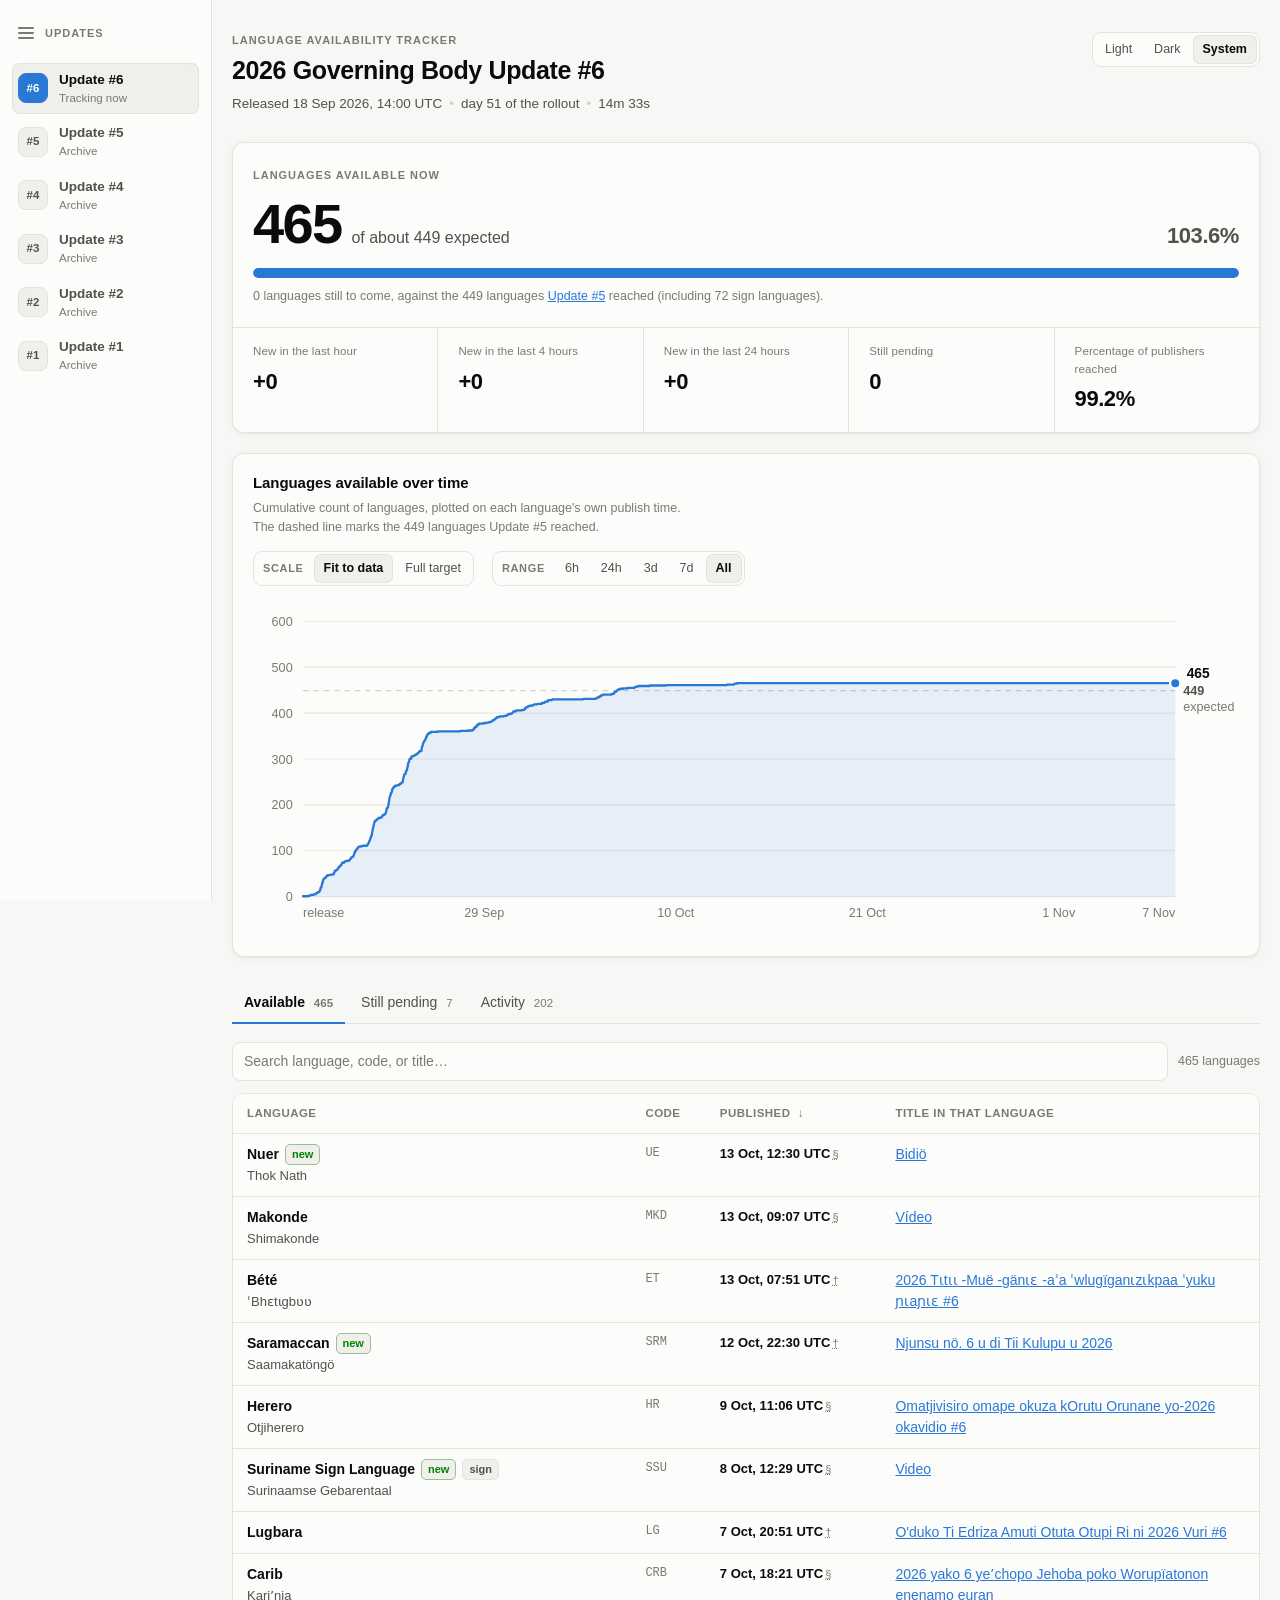
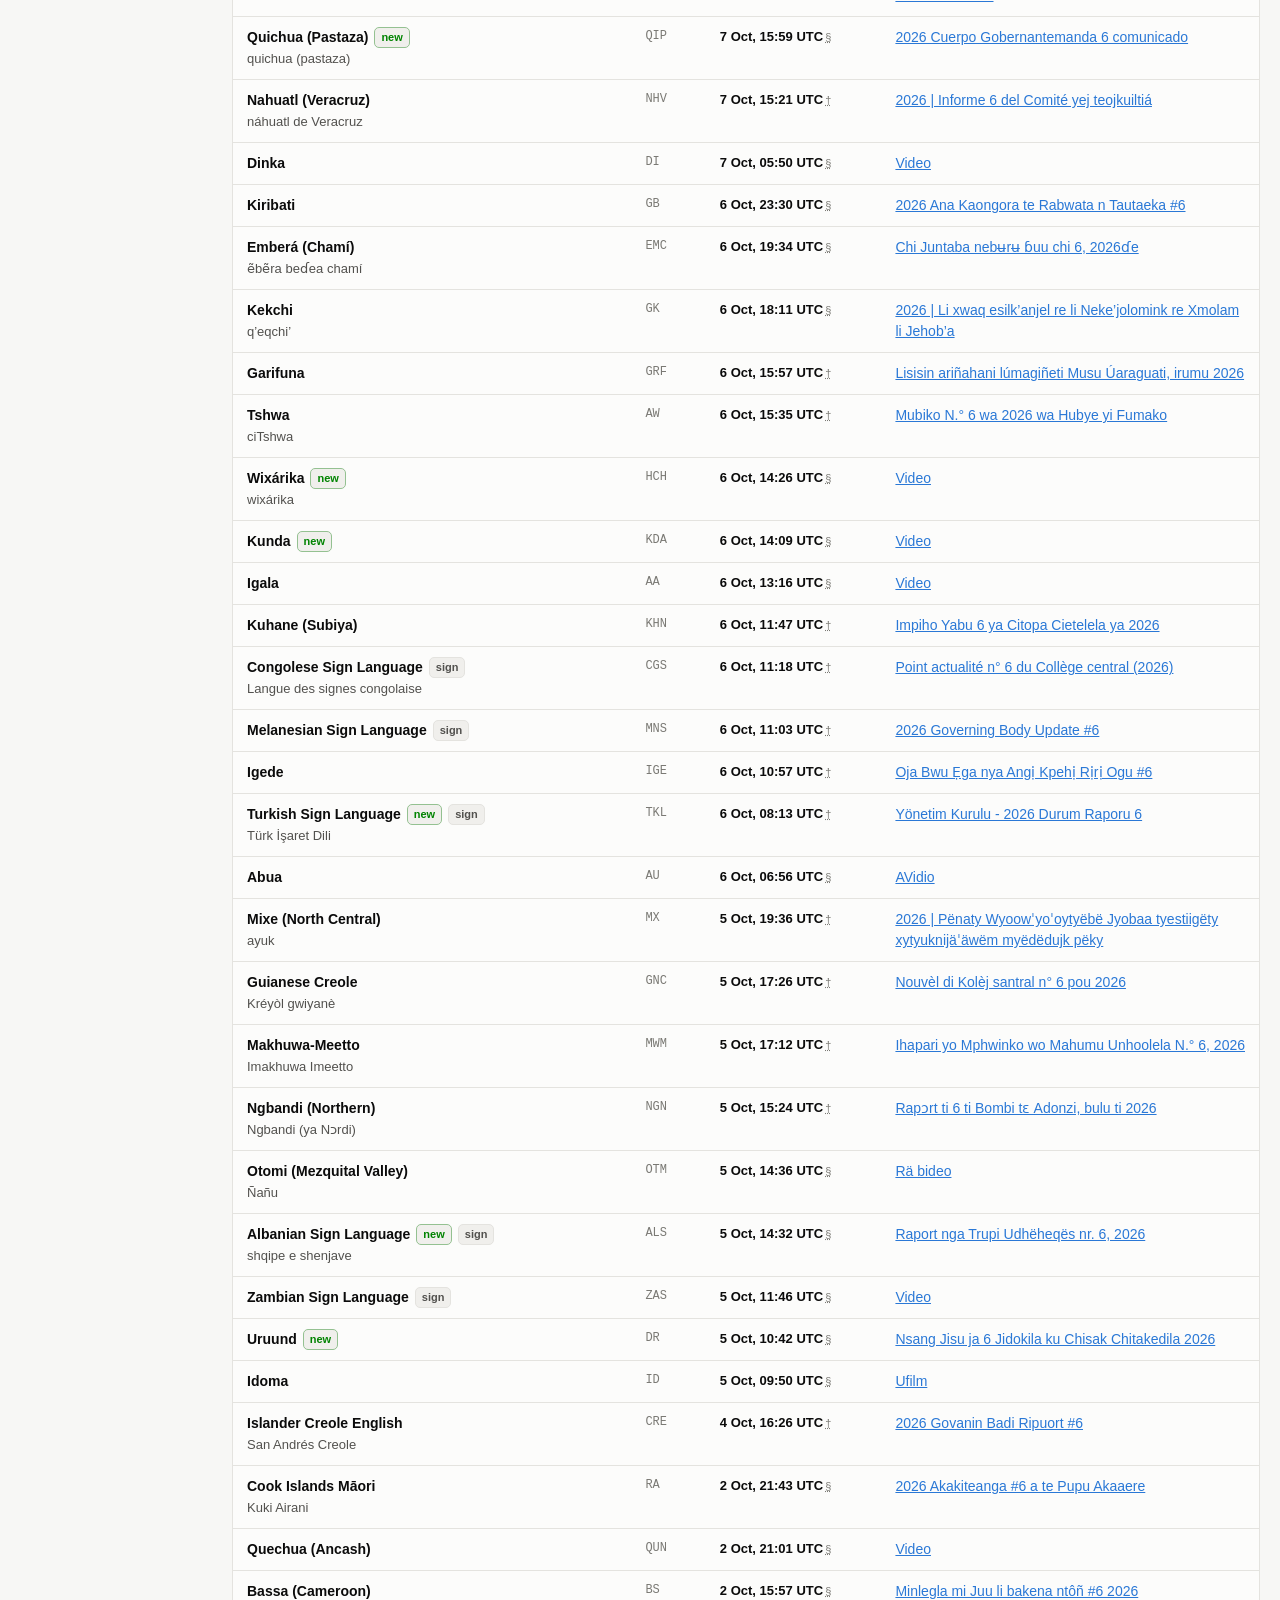
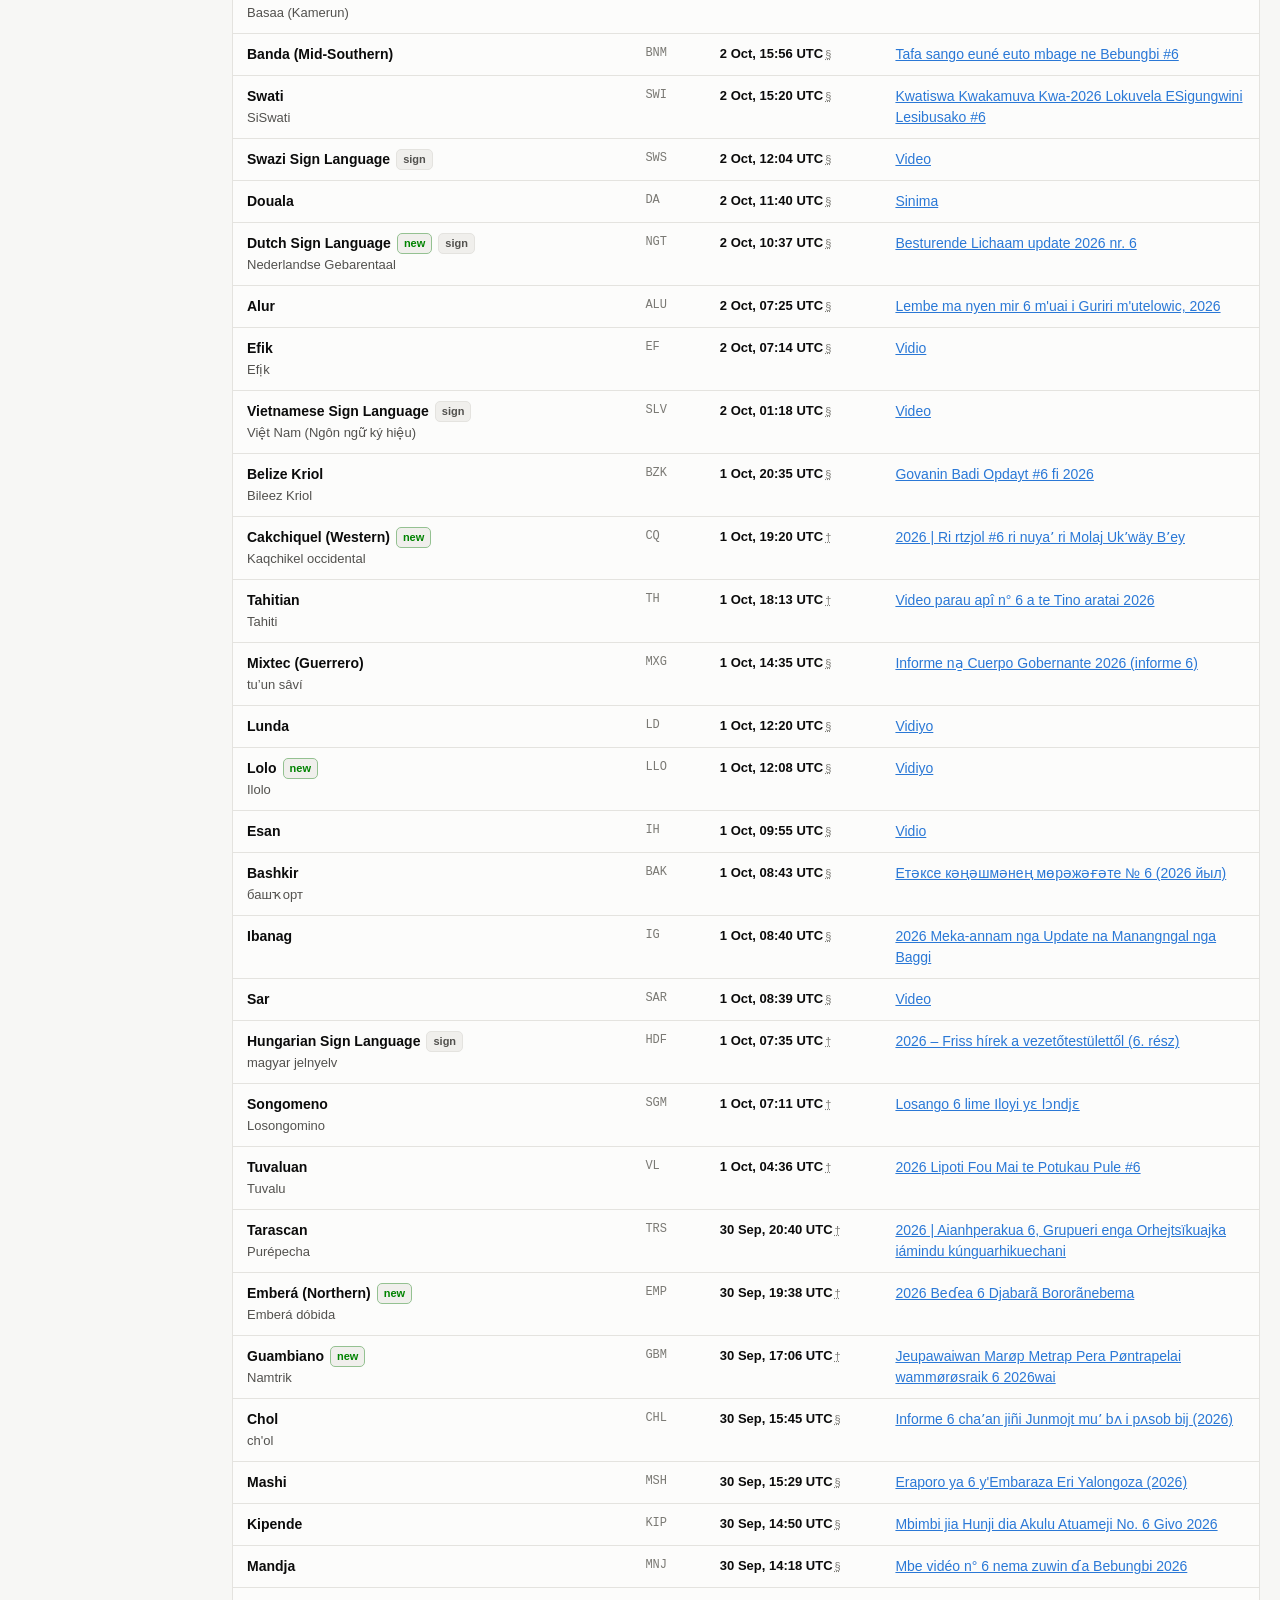
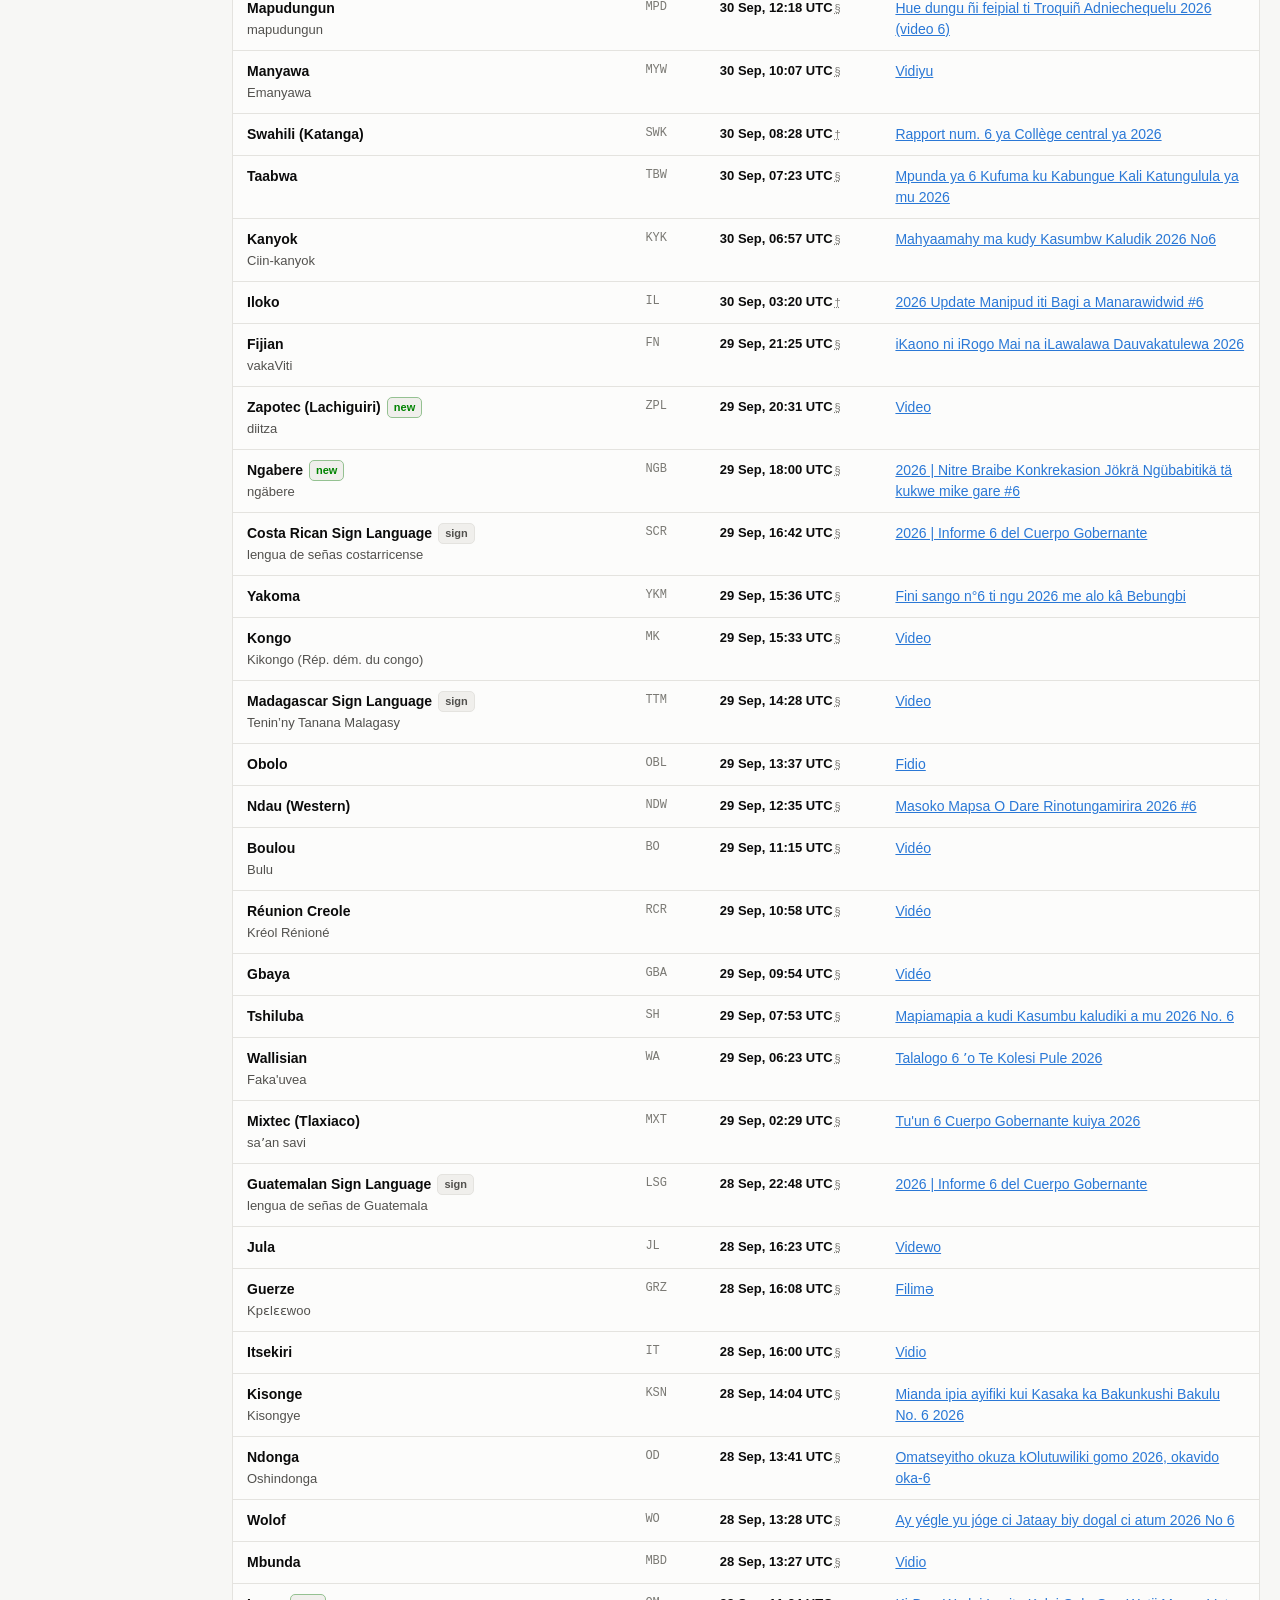
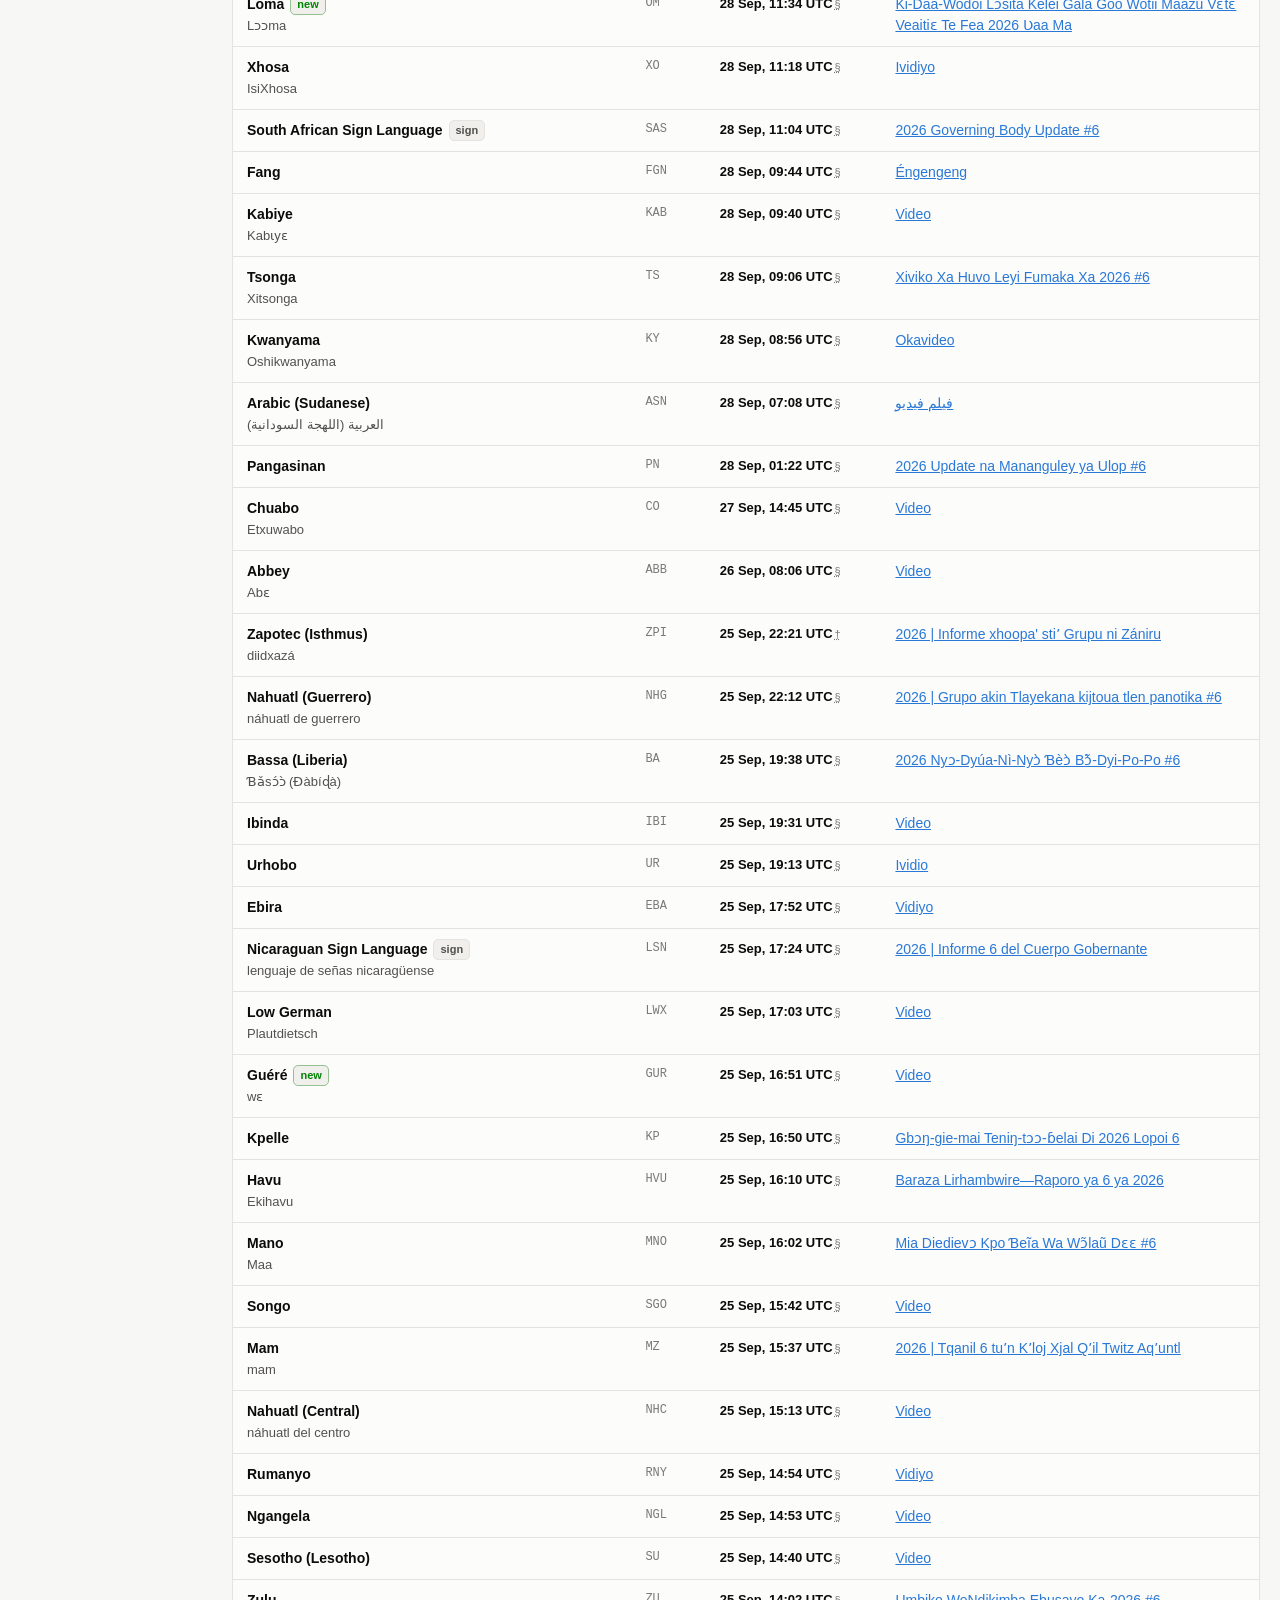
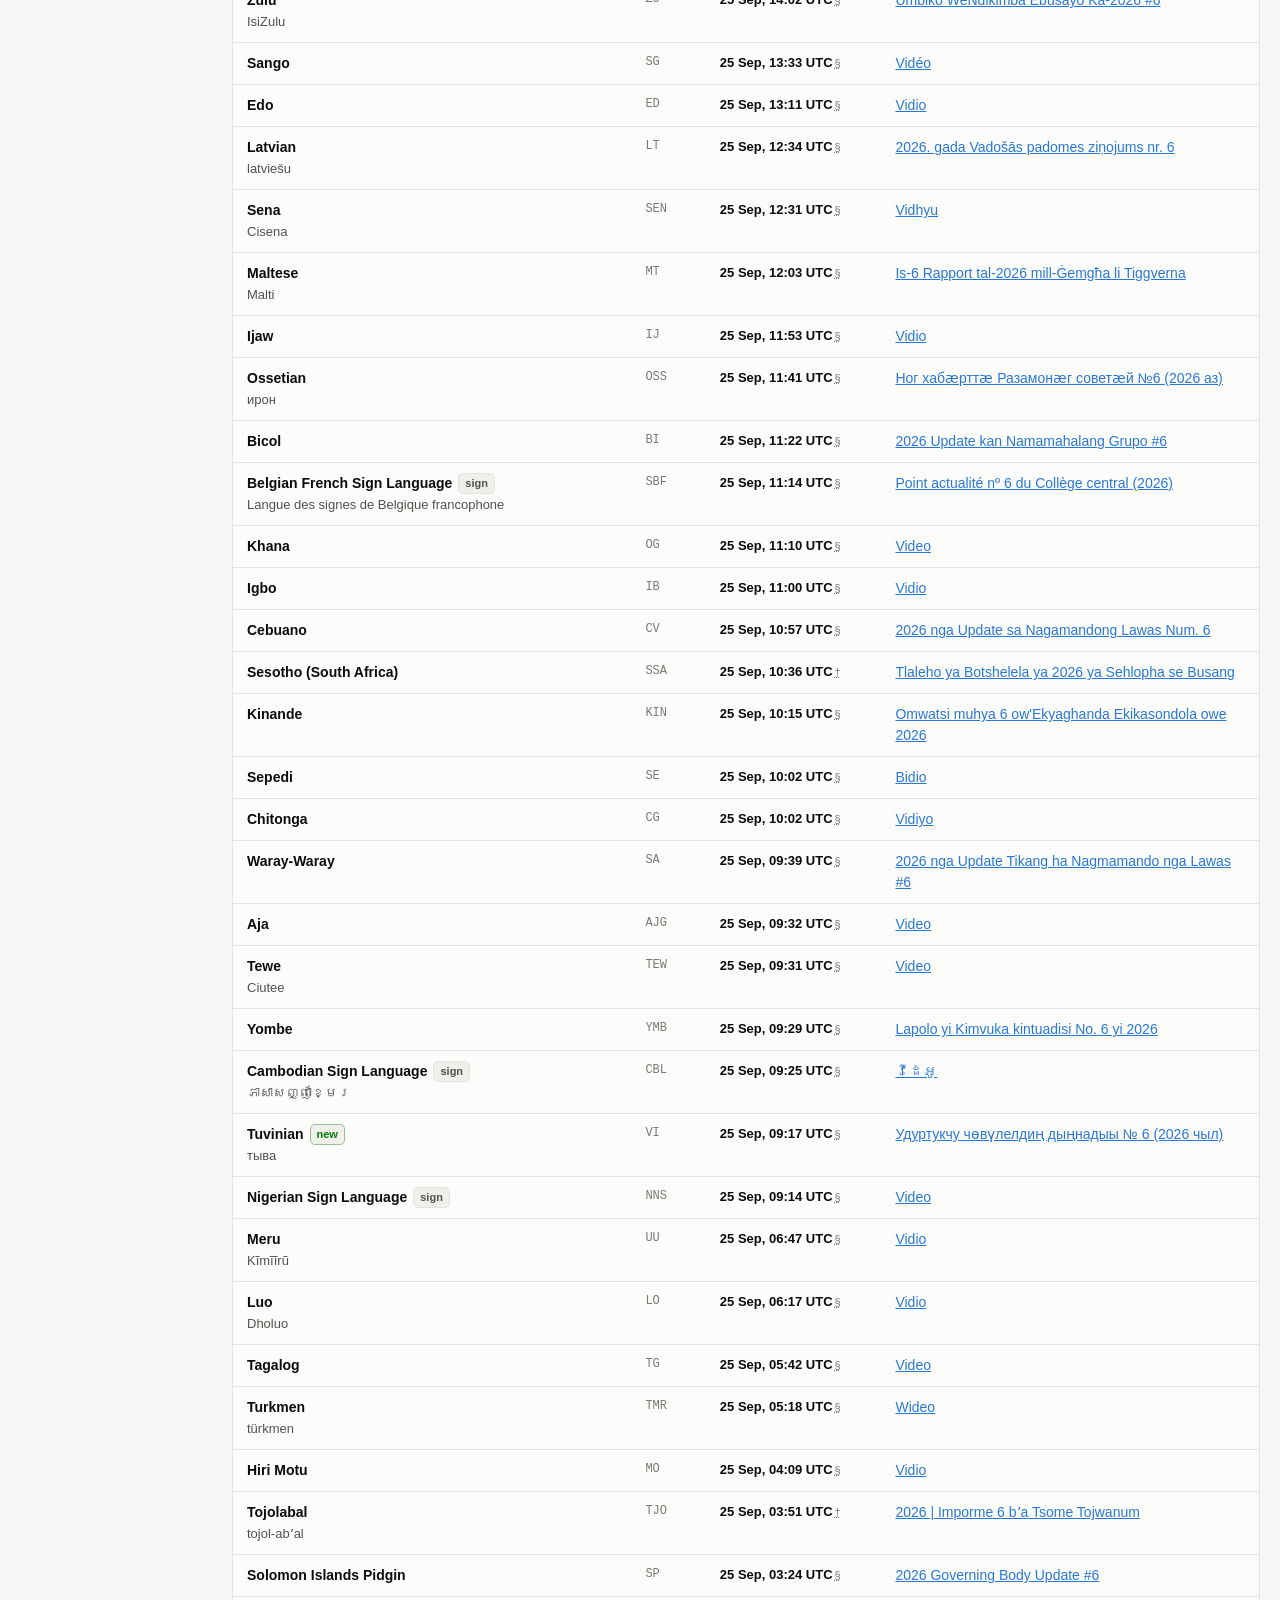
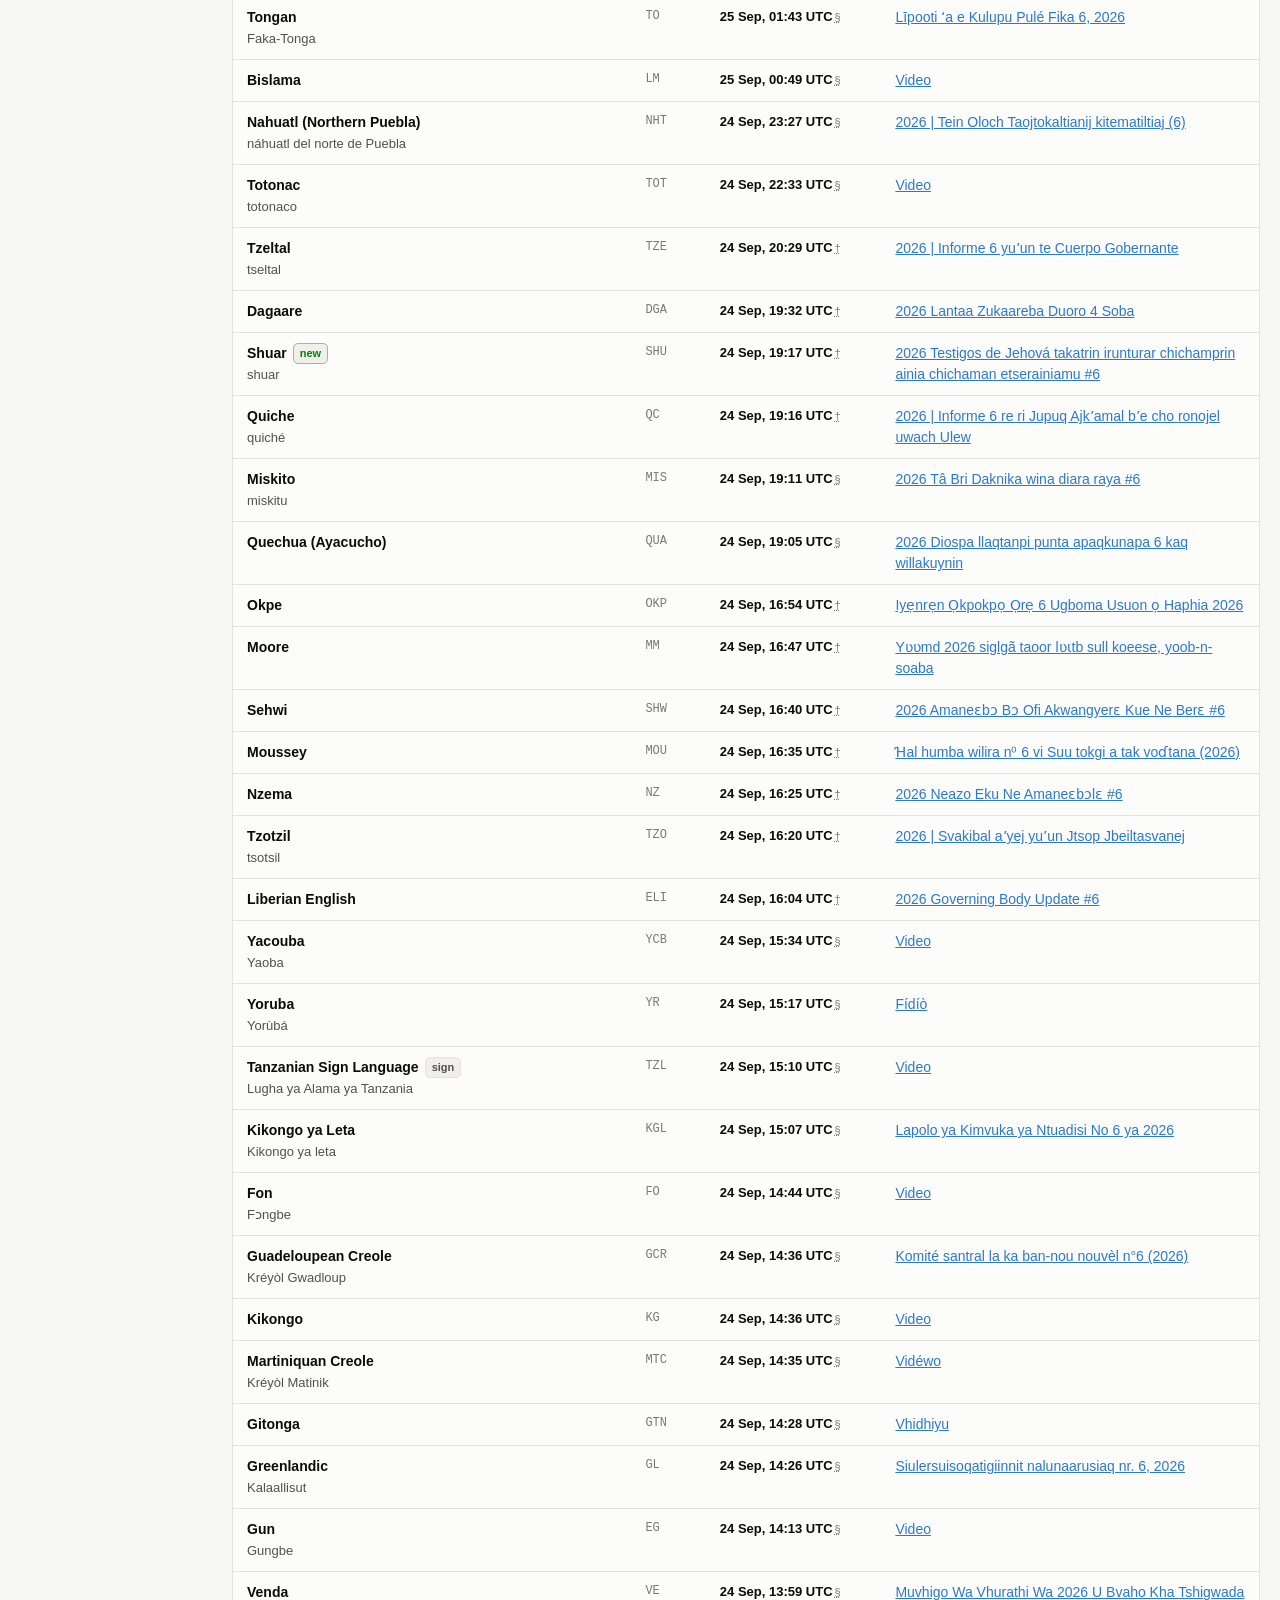
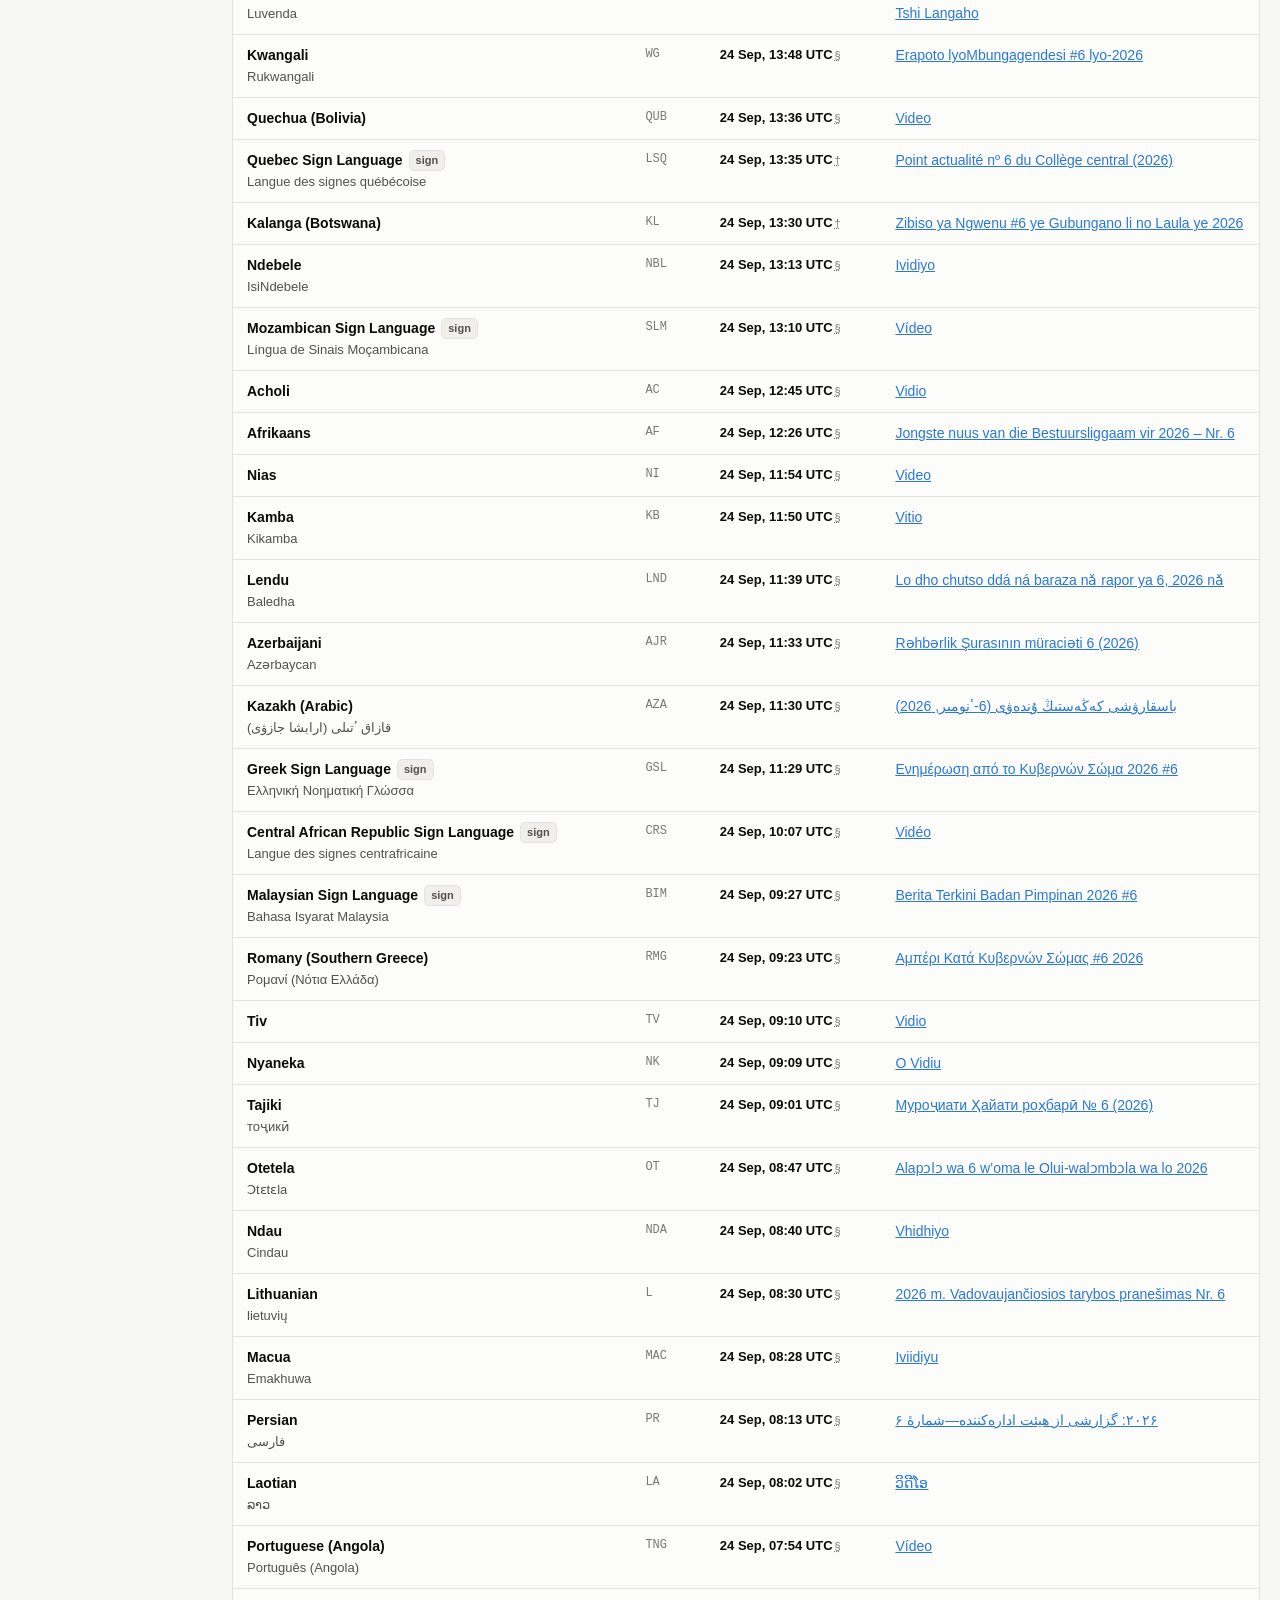
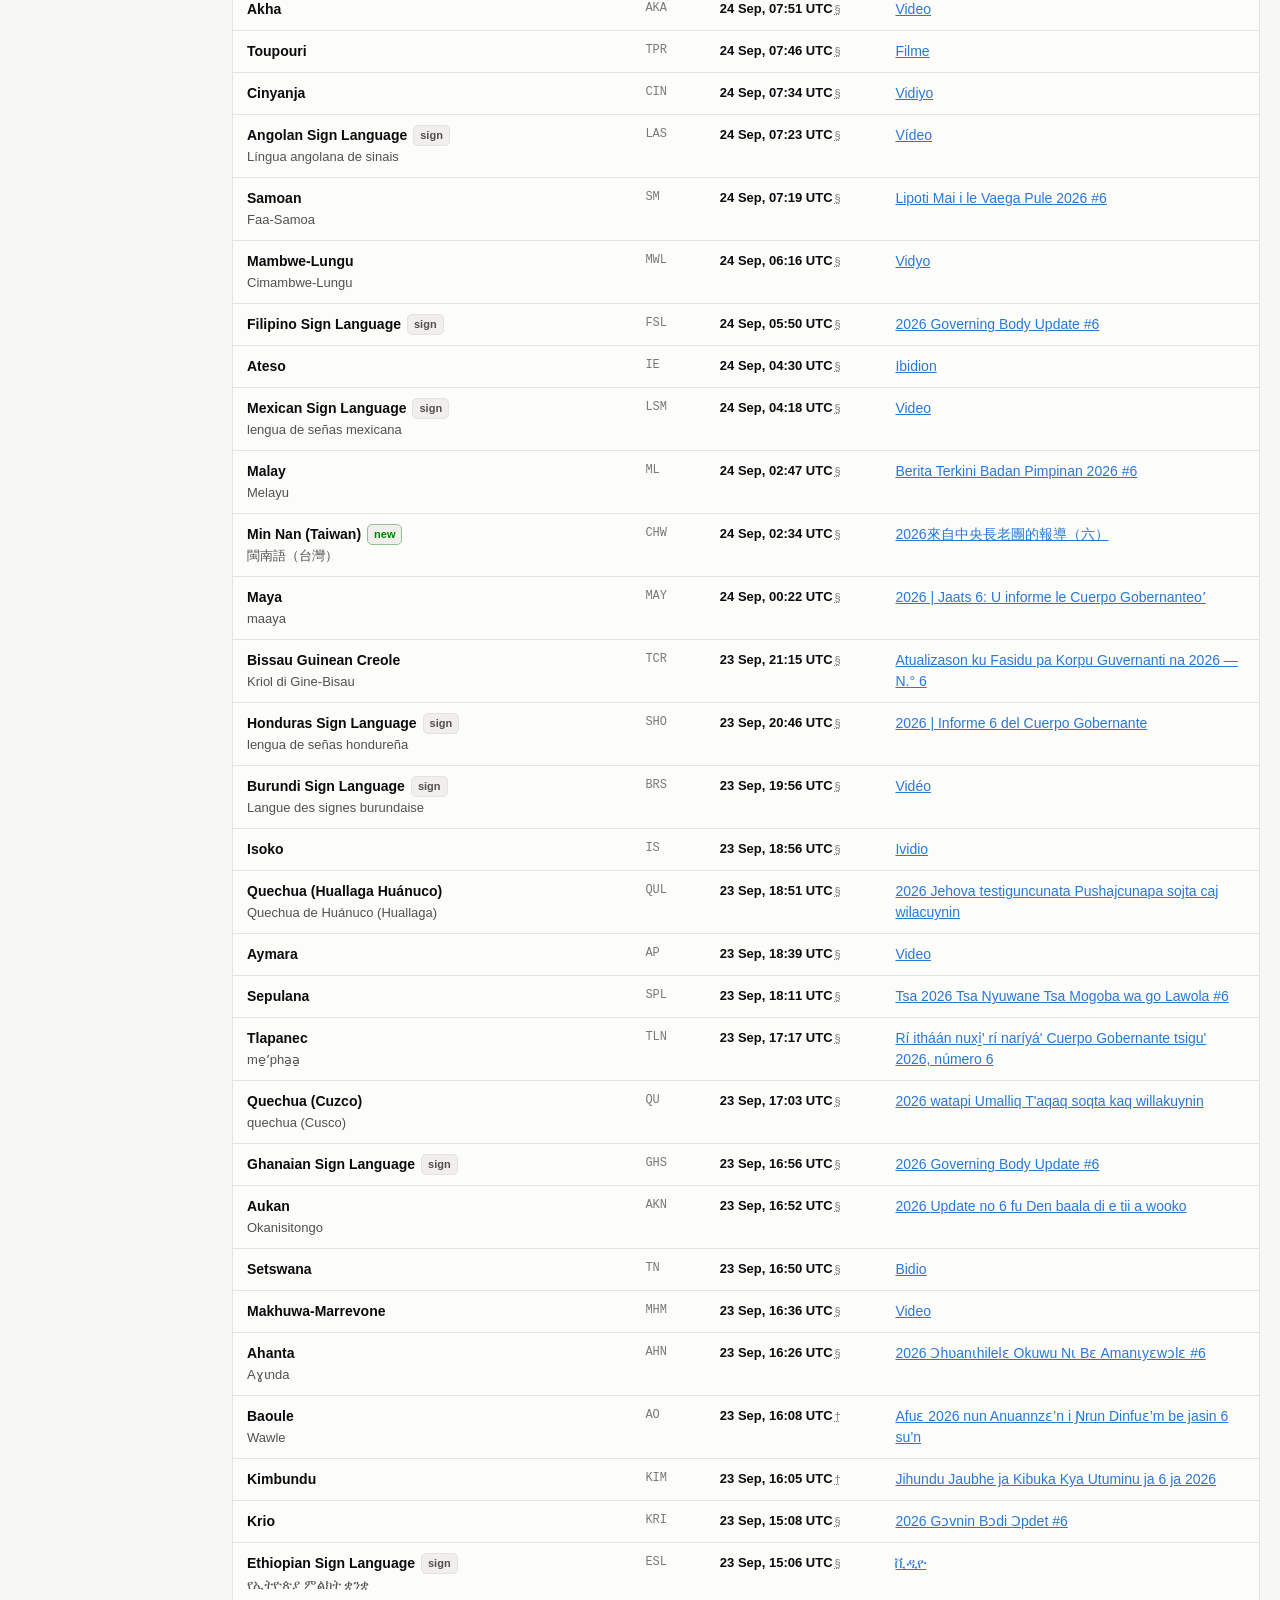
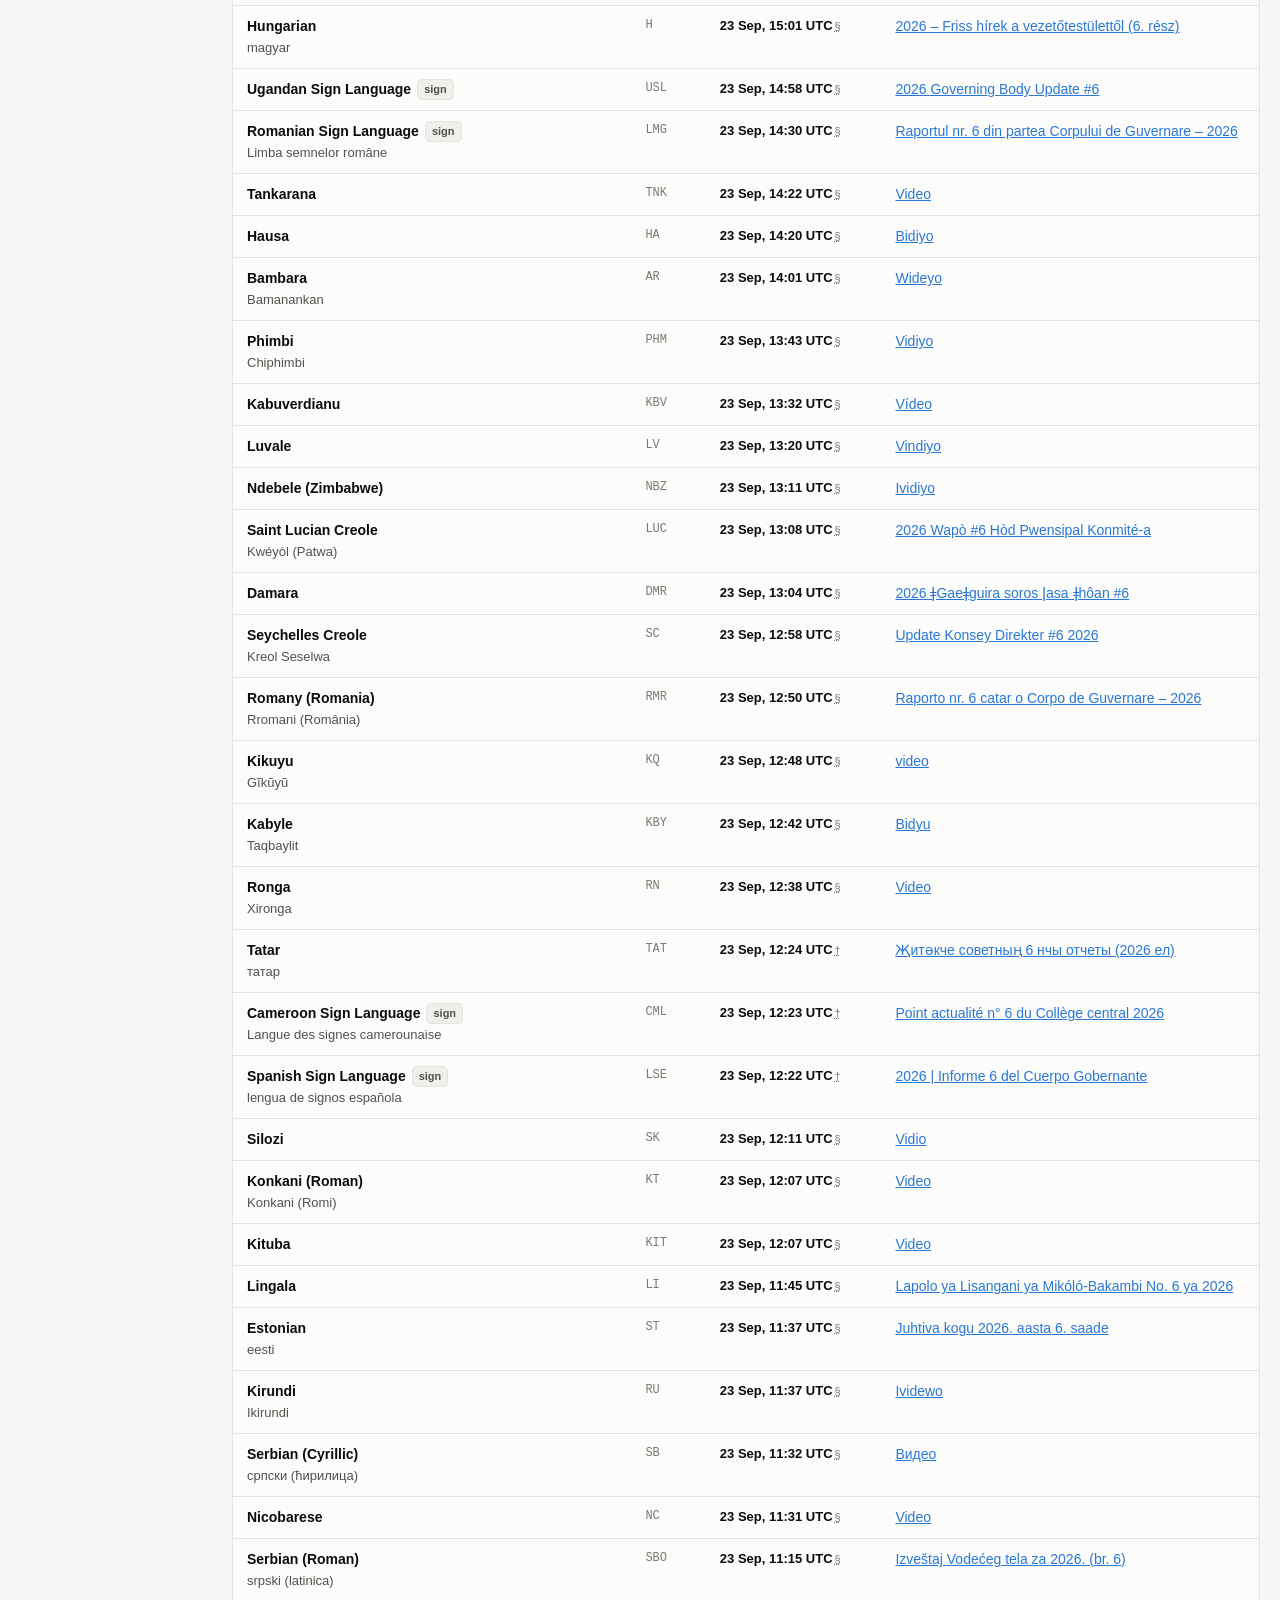
<file: index.html>
<!doctype html>
<html lang="en">
<head>
<meta charset="utf-8" />
<meta name="viewport" content="width=device-width, initial-scale=1" />
<title>Language availability tracker — 2026 Governing Body Update #6</title>
<script>
  // Applied before first paint so the chosen theme never flashes.
  try {
    var t = localStorage.getItem("theme");
    if (t === "light" || t === "dark") { document.documentElement.setAttribute("data-theme", t); }
  } catch (e) {}
</script>
<meta name="description" content="Tracks how many languages the 2026 Governing Body Update #6 can be watched in on jw.org, how many the media library has catalogued, and how both have grown over time." />
<meta name="color-scheme" content="light dark" />
<link rel="stylesheet" href="assets/styles.css" />
</head>
<body>
<div class="wrap">

  <header class="masthead">
    <div>
      <p class="eyebrow">Language availability tracker</p>
      <h1 id="update-title">2026 Governing Body Update #6</h1>
      <p class="sub" id="update-meta"></p>
    </div>
    <div class="theme-switch" role="group" aria-label="Colour theme">
      <button type="button" data-theme-choice="light" aria-pressed="false">Light</button>
      <button type="button" data-theme-choice="dark" aria-pressed="false">Dark</button>
      <button type="button" data-theme-choice="system" aria-pressed="true">System</button>
    </div>
  </header>

  <div id="error" class="err" hidden></div>

  <main id="main" hidden>

    <section class="card" aria-labelledby="hero-heading">
      <div class="hero">
        <h2 id="hero-heading" class="eyebrow" style="margin-bottom:12px">Languages available now</h2>
        <div class="hero-figure">
          <span class="hero-value" id="hero-value">—</span>
          <span class="hero-of" id="hero-of"></span>
          <span class="hero-pct" id="hero-pct"></span>
        </div>
        <div class="meter" role="img" aria-labelledby="meter-caption">
          <div class="meter-fill" id="meter-fill" style="width:0%"></div>
        </div>
        <p class="meter-caption" id="meter-caption"></p>
      </div>
      <div class="tiles" id="tiles"></div>
    </section>

    <section class="card" aria-labelledby="chart-heading">
      <div class="card-head">
        <h2 class="card-title" id="chart-heading">Languages available over time</h2>
        <p class="card-note" id="chart-note"></p>
        <div class="chart-controls">
          <div class="seg" role="group" aria-label="Vertical scale">
            <span class="seg-label">Scale</span>
            <button type="button" data-chart-y="fit" aria-pressed="true">Fit to data</button>
            <button type="button" data-chart-y="target" aria-pressed="false">Full target</button>
          </div>
          <div class="seg" role="group" aria-label="Time range">
            <span class="seg-label">Range</span>
            <button type="button" data-chart-range="6h" aria-pressed="false">6h</button>
            <button type="button" data-chart-range="24h" aria-pressed="false">24h</button>
            <button type="button" data-chart-range="3d" aria-pressed="false">3d</button>
            <button type="button" data-chart-range="7d" aria-pressed="false">7d</button>
            <button type="button" data-chart-range="all" aria-pressed="true">All</button>
          </div>
        </div>
      </div>
      <div class="chart-body">
        <svg class="chart-svg" id="chart" role="img" aria-labelledby="chart-heading chart-desc">
          <desc id="chart-desc"></desc>
        </svg>
        <div class="tooltip" id="tooltip" role="status" aria-live="off"></div>
      </div>
    </section>

    <div class="tabs" role="tablist" aria-label="Report views">
      <button class="tab" role="tab" id="tab-published" aria-controls="panel-published" aria-selected="true">
        Available <span class="badge" id="count-published"></span>
      </button>
      <button class="tab" role="tab" id="tab-pending" aria-controls="panel-pending" aria-selected="false">
        Still pending <span class="badge" id="count-pending"></span>
      </button>
      <button class="tab" role="tab" id="tab-activity" aria-controls="panel-activity" aria-selected="false">
        Activity <span class="badge" id="count-activity"></span>
      </button>
    </div>

    <section class="panel" role="tabpanel" id="panel-published" aria-labelledby="tab-published">
      <div class="controls">
        <input class="search" id="search-published" type="search" placeholder="Search language, code, or title…" aria-label="Search available languages" />
        <span class="result-count" id="result-published"></span>
      </div>
      <div class="table-scroll">
        <table id="table-published">
          <thead>
            <tr>
              <th class="sortable" data-sort="name" scope="col">Language <span class="arrow">↑</span></th>
              <th scope="col">Code</th>
              <th class="sortable" data-sort="published_at" scope="col">Published <span class="arrow">↑</span></th>
              <th scope="col">Title in that language</th>
            </tr>
          </thead>
          <tbody></tbody>
        </table>
        <p class="empty" id="empty-published" hidden>No languages match that search.</p>
      </div>
      <p class="card-note" id="published-legend"></p>
    </section>

    <section class="panel" role="tabpanel" id="panel-pending" aria-labelledby="tab-pending" hidden>
      <p class="card-note" id="pending-note" style="margin:0 0 12px"></p>
      <div class="controls">
        <input class="search" id="search-pending" type="search" placeholder="Search pending languages…" aria-label="Search pending languages" />
        <span class="result-count" id="result-pending"></span>
      </div>
      <div class="table-scroll">
        <table id="table-pending">
          <thead>
            <tr>
              <th class="sortable" data-sort="name" scope="col">Language <span class="arrow">↑</span></th>
              <th scope="col">Native name</th>
              <th scope="col">Code</th>
              <th class="sortable" data-sort="script" scope="col">Script <span class="arrow">↑</span></th>
            </tr>
          </thead>
          <tbody></tbody>
        </table>
        <p class="empty" id="empty-pending" hidden>Nothing pending — every language from the baseline is available.</p>
      </div>
    </section>

    <section class="panel" role="tabpanel" id="panel-activity" aria-labelledby="tab-activity" hidden>
      <div class="activity-head">
        <div class="seg" role="group" aria-label="Group publishes by">
          <span class="seg-label">Group</span>
          <button type="button" data-activity-group="hour" aria-pressed="true">Hour</button>
          <button type="button" data-activity-group="day" aria-pressed="false">Day</button>
        </div>
        <p class="card-note" id="activity-note"></p>
      </div>
      <ul class="feed" id="feed"></ul>
      <p class="empty" id="empty-activity" hidden>No changes recorded yet.</p>
    </section>

    <div id="integrity" class="notice" hidden></div>

    <footer>
      <p id="footer-source"></p>
      <p id="footer-method"></p>
      <p id="footer-checked"></p>
    </footer>

  </main>
</div>
<script src="assets/app.js"></script>
</body>
</html>
</file>
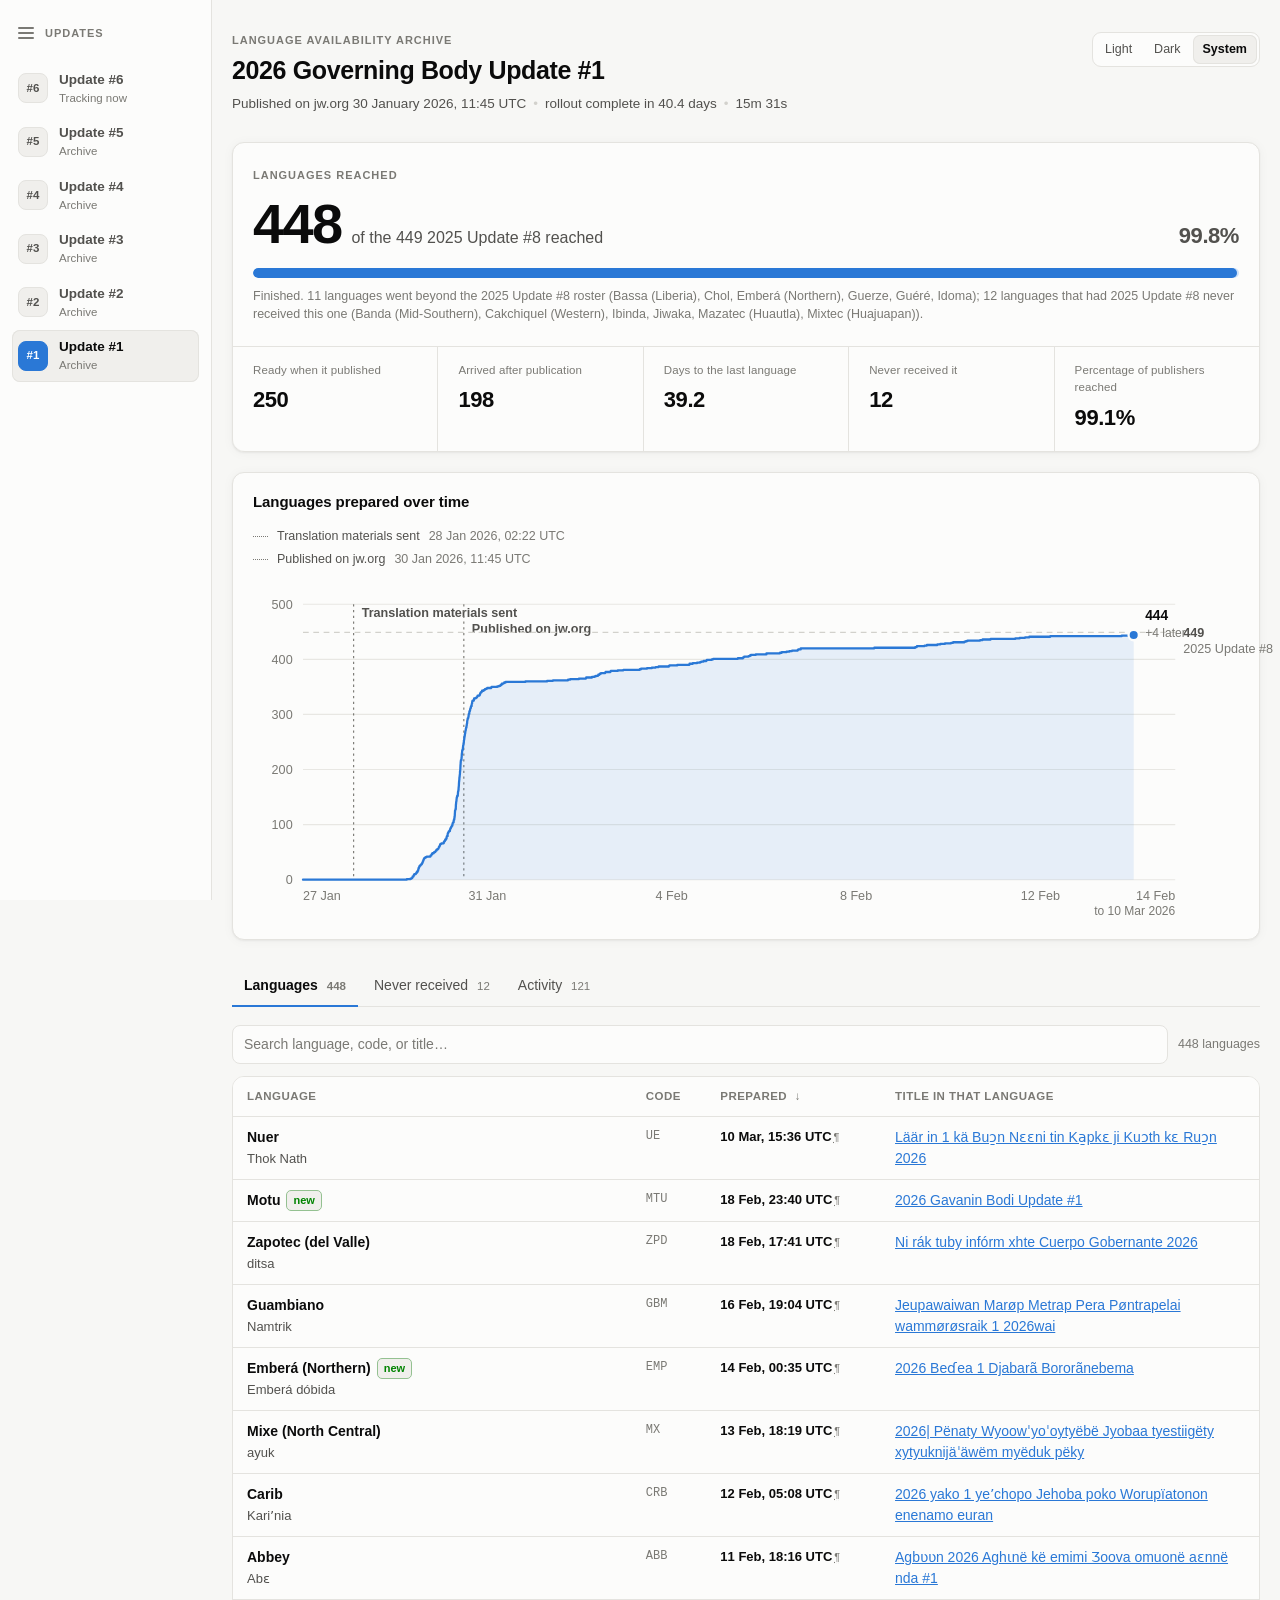
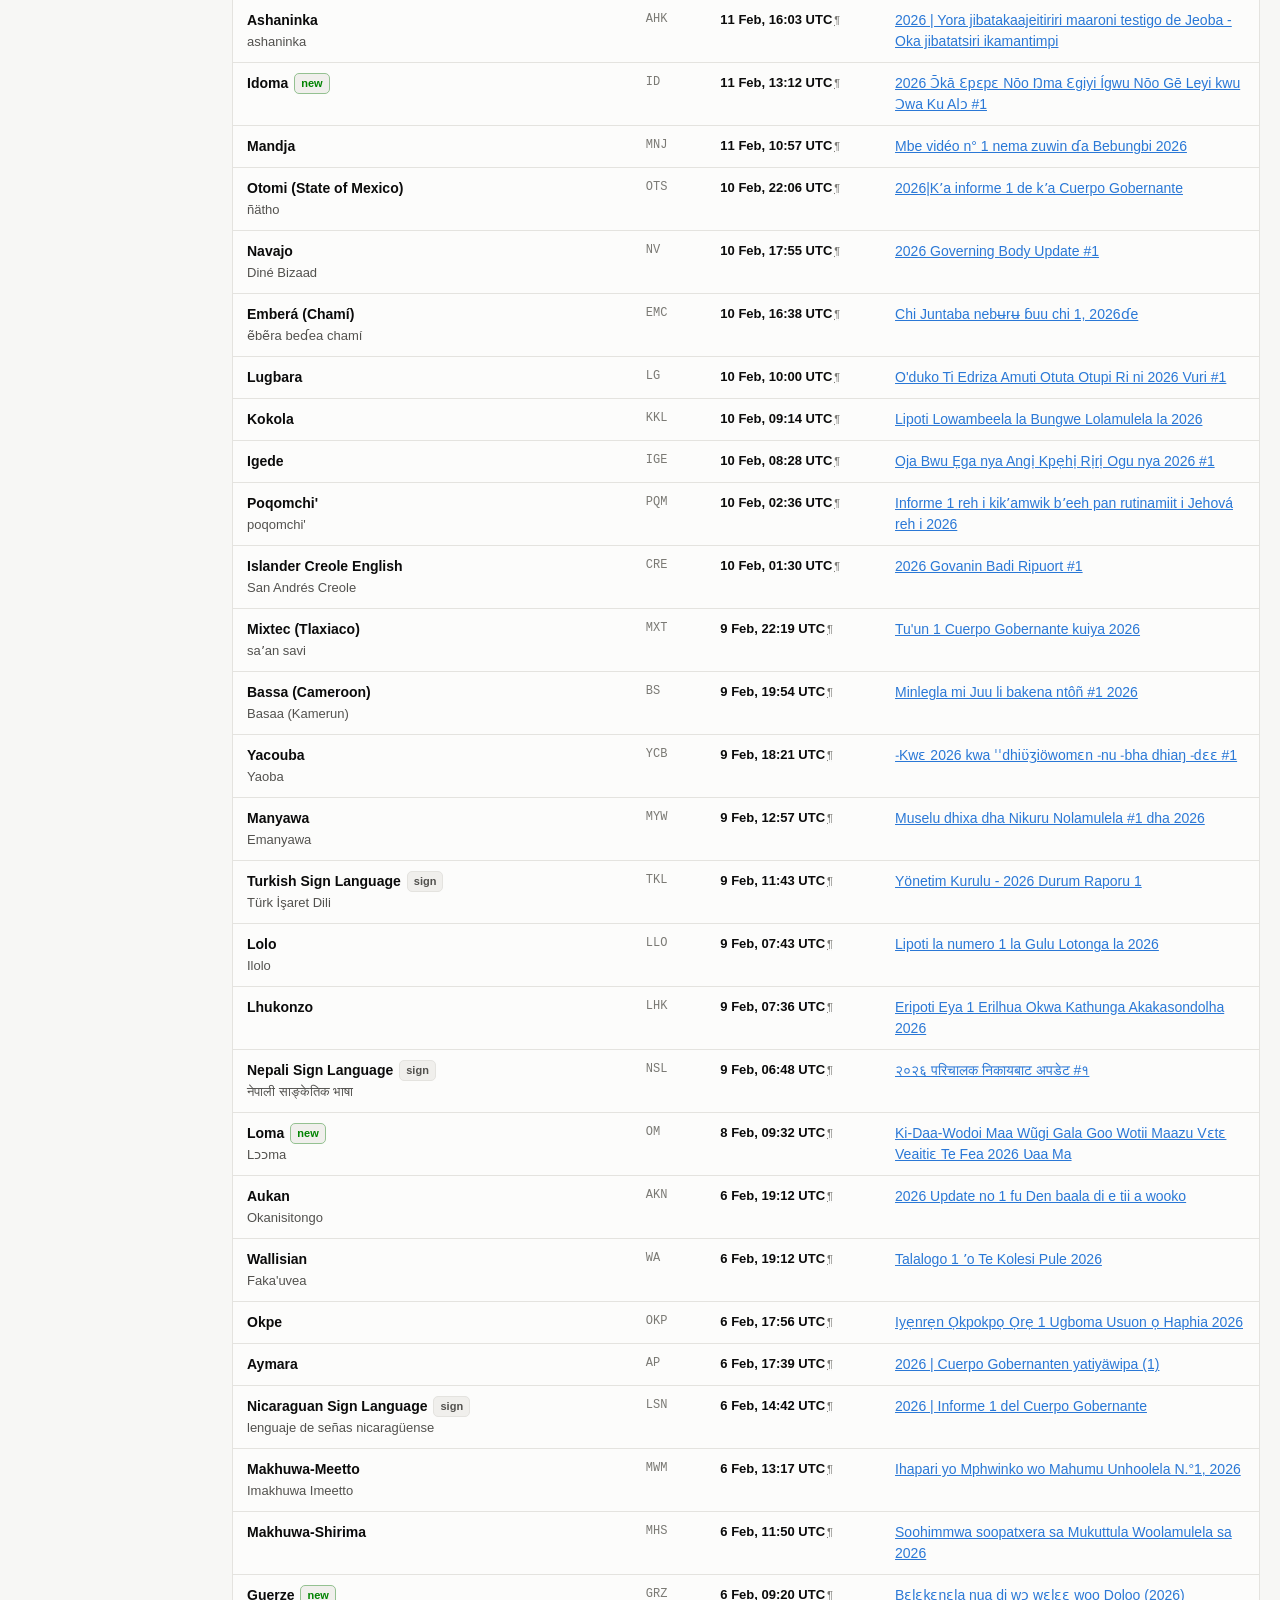
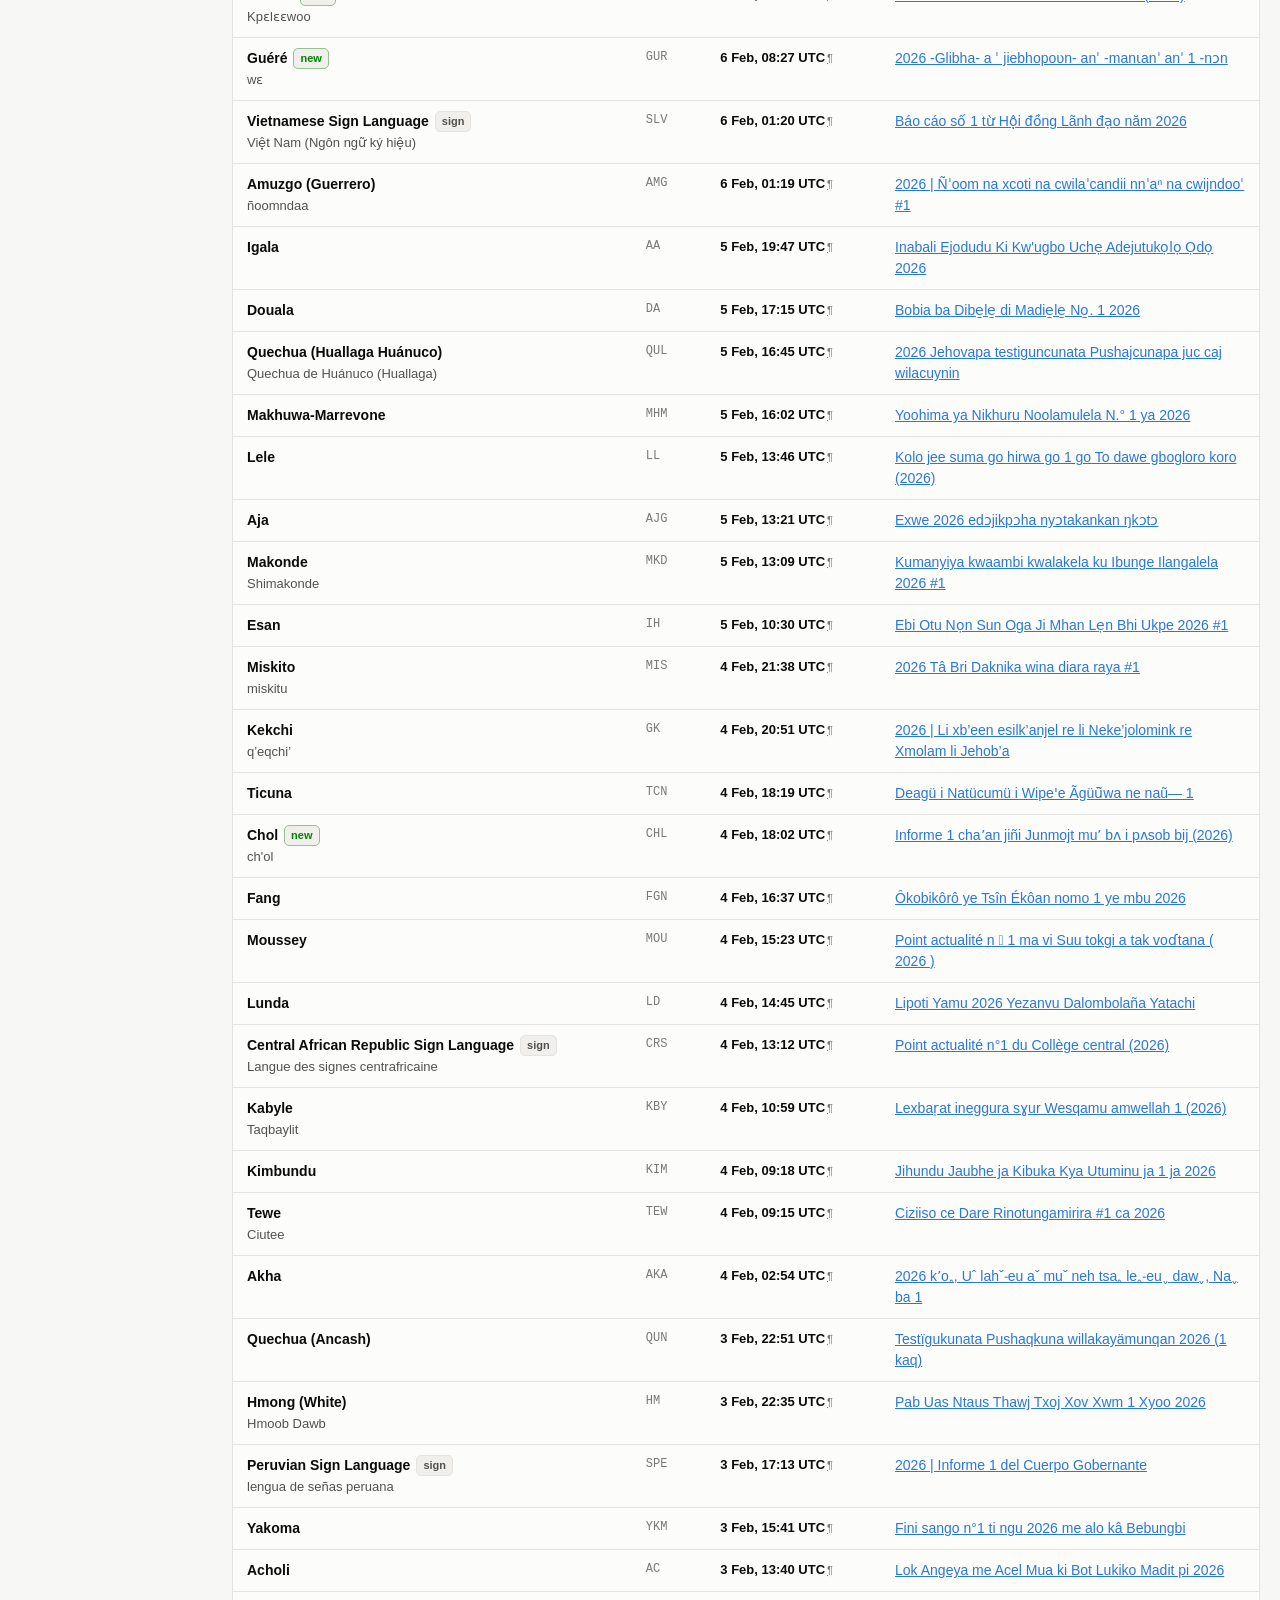
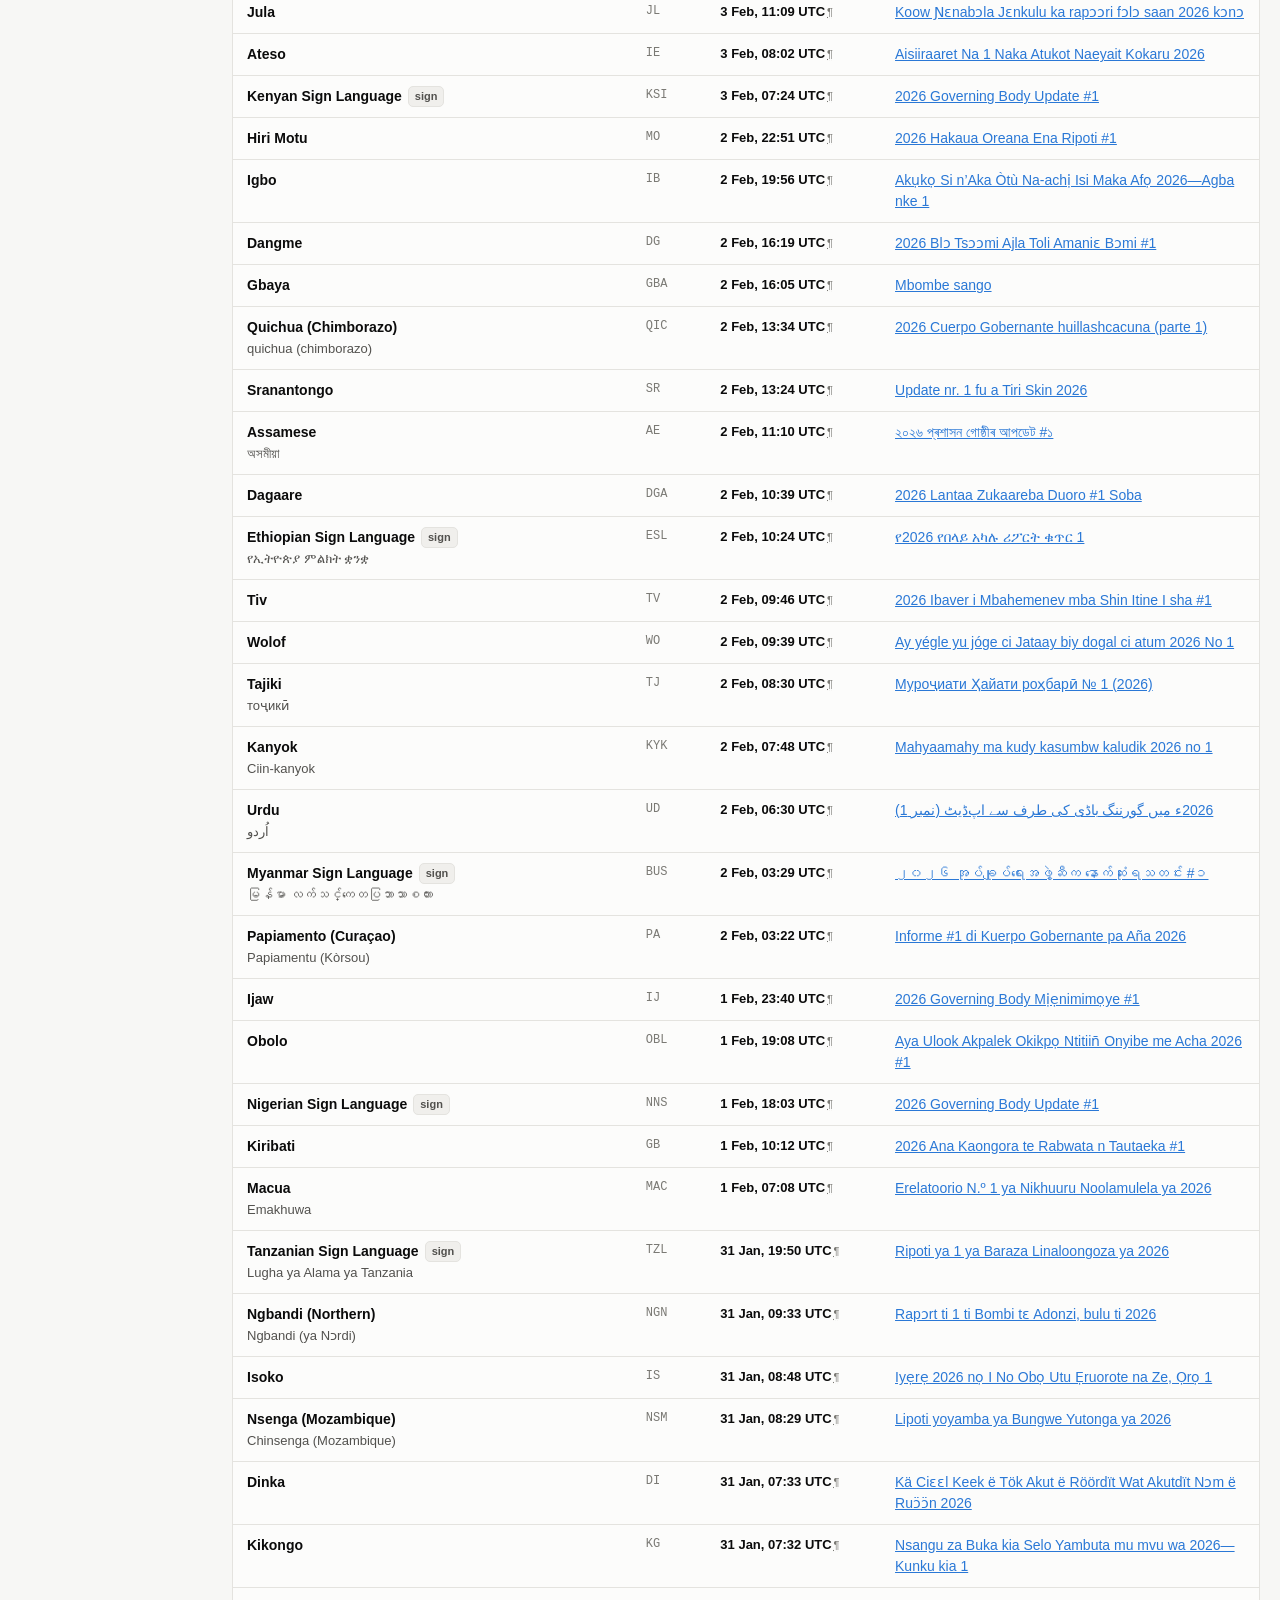
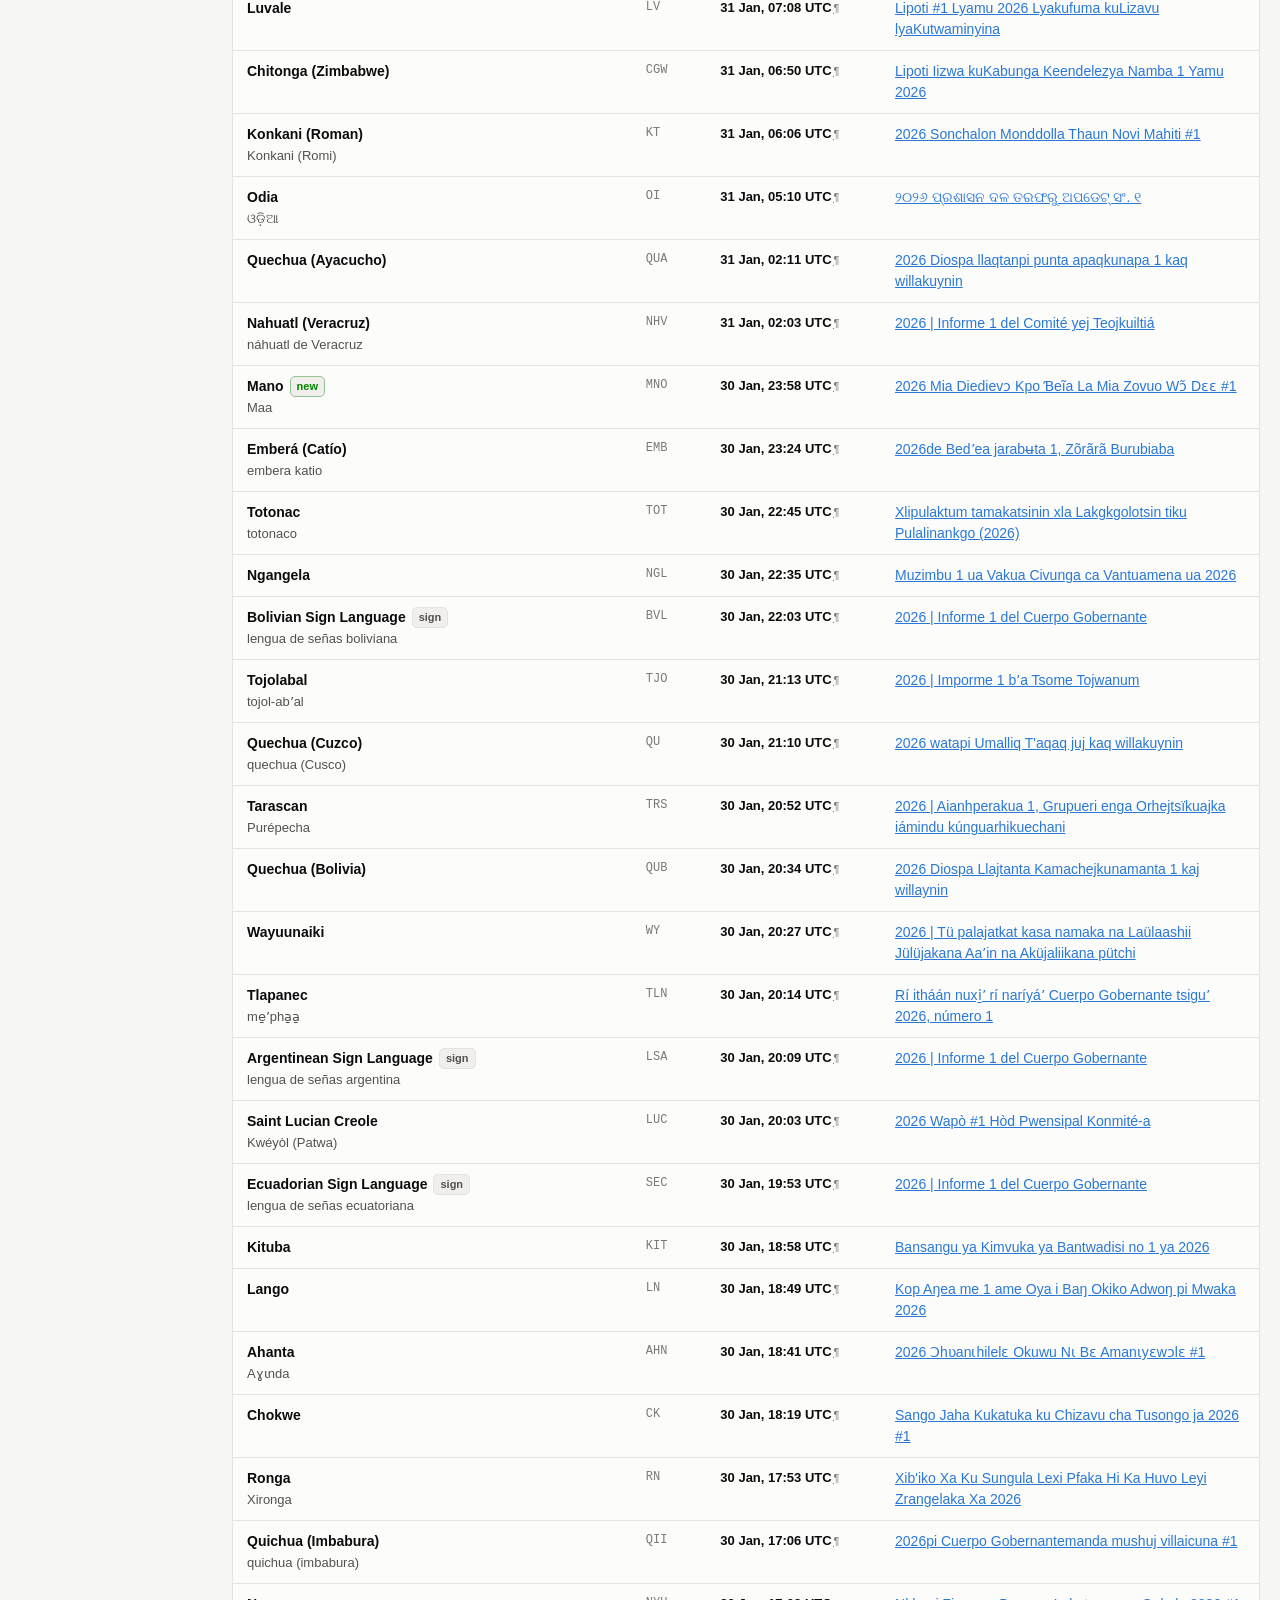
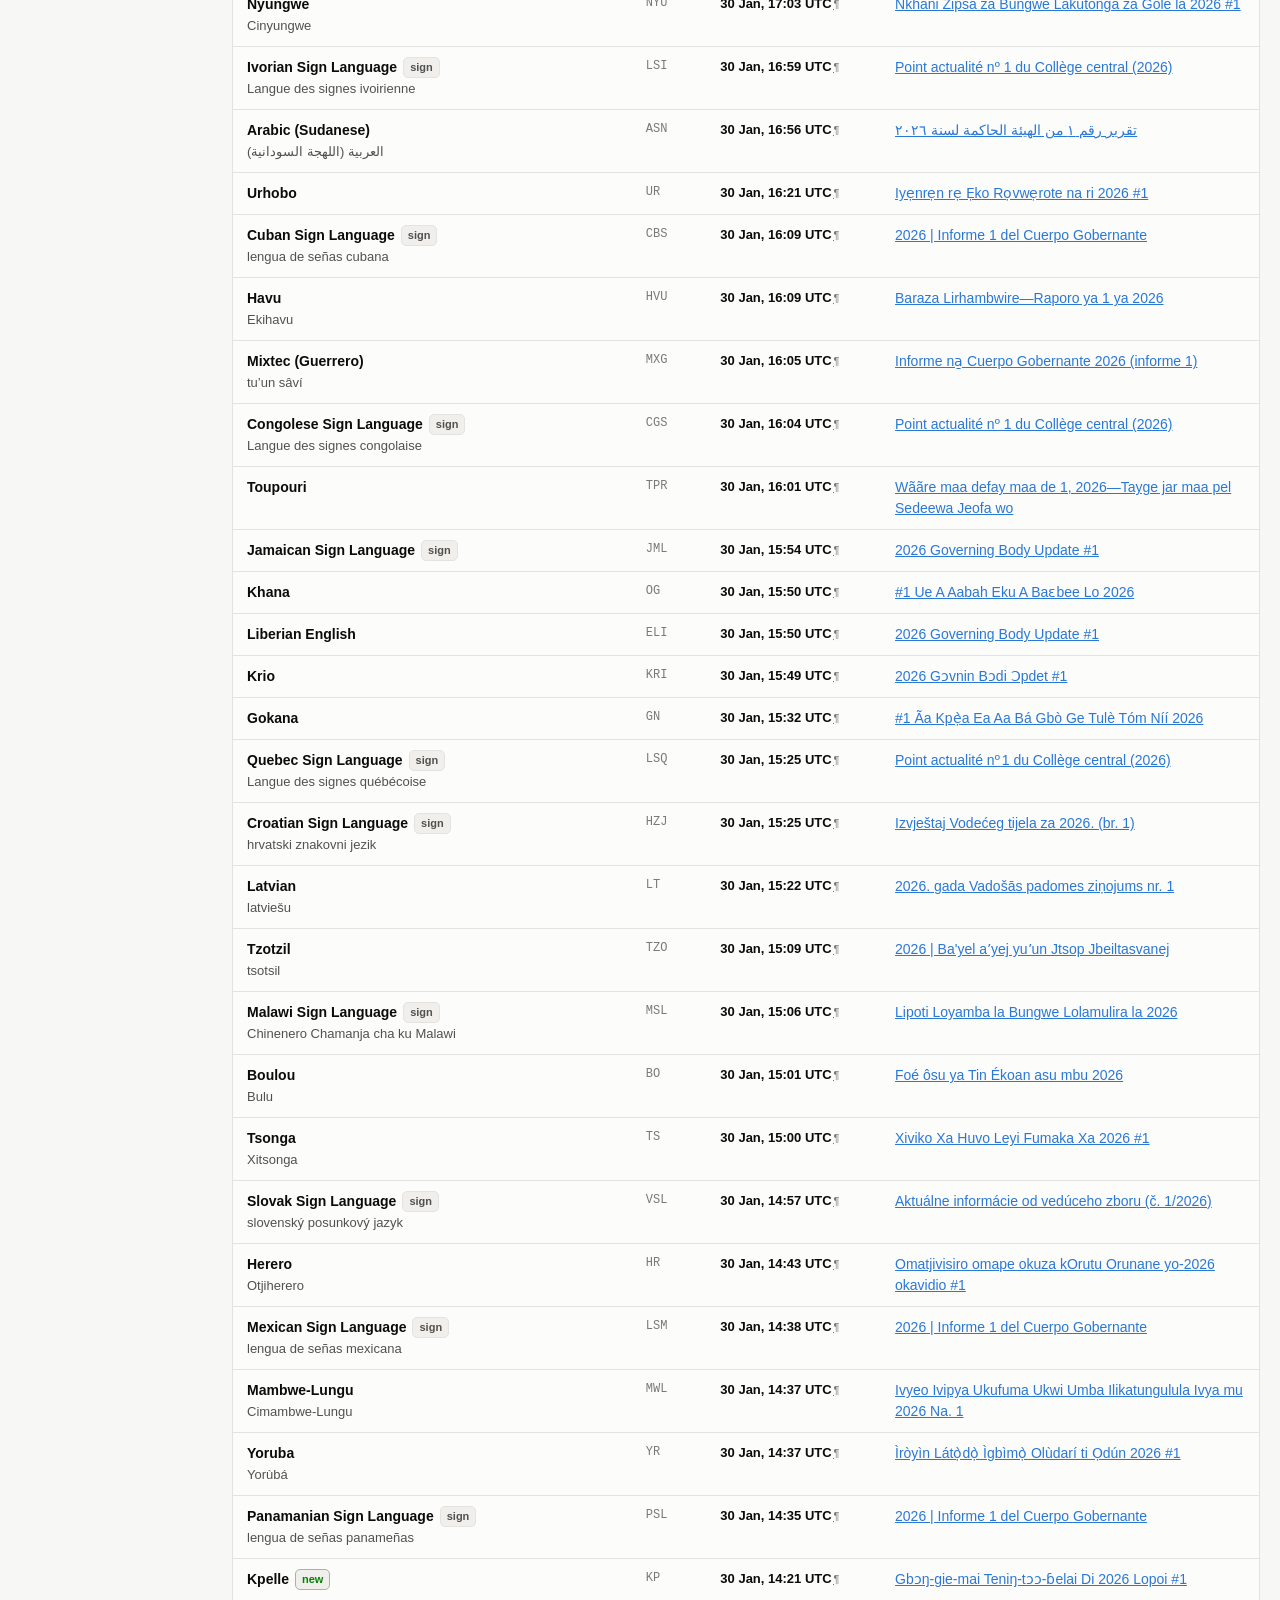
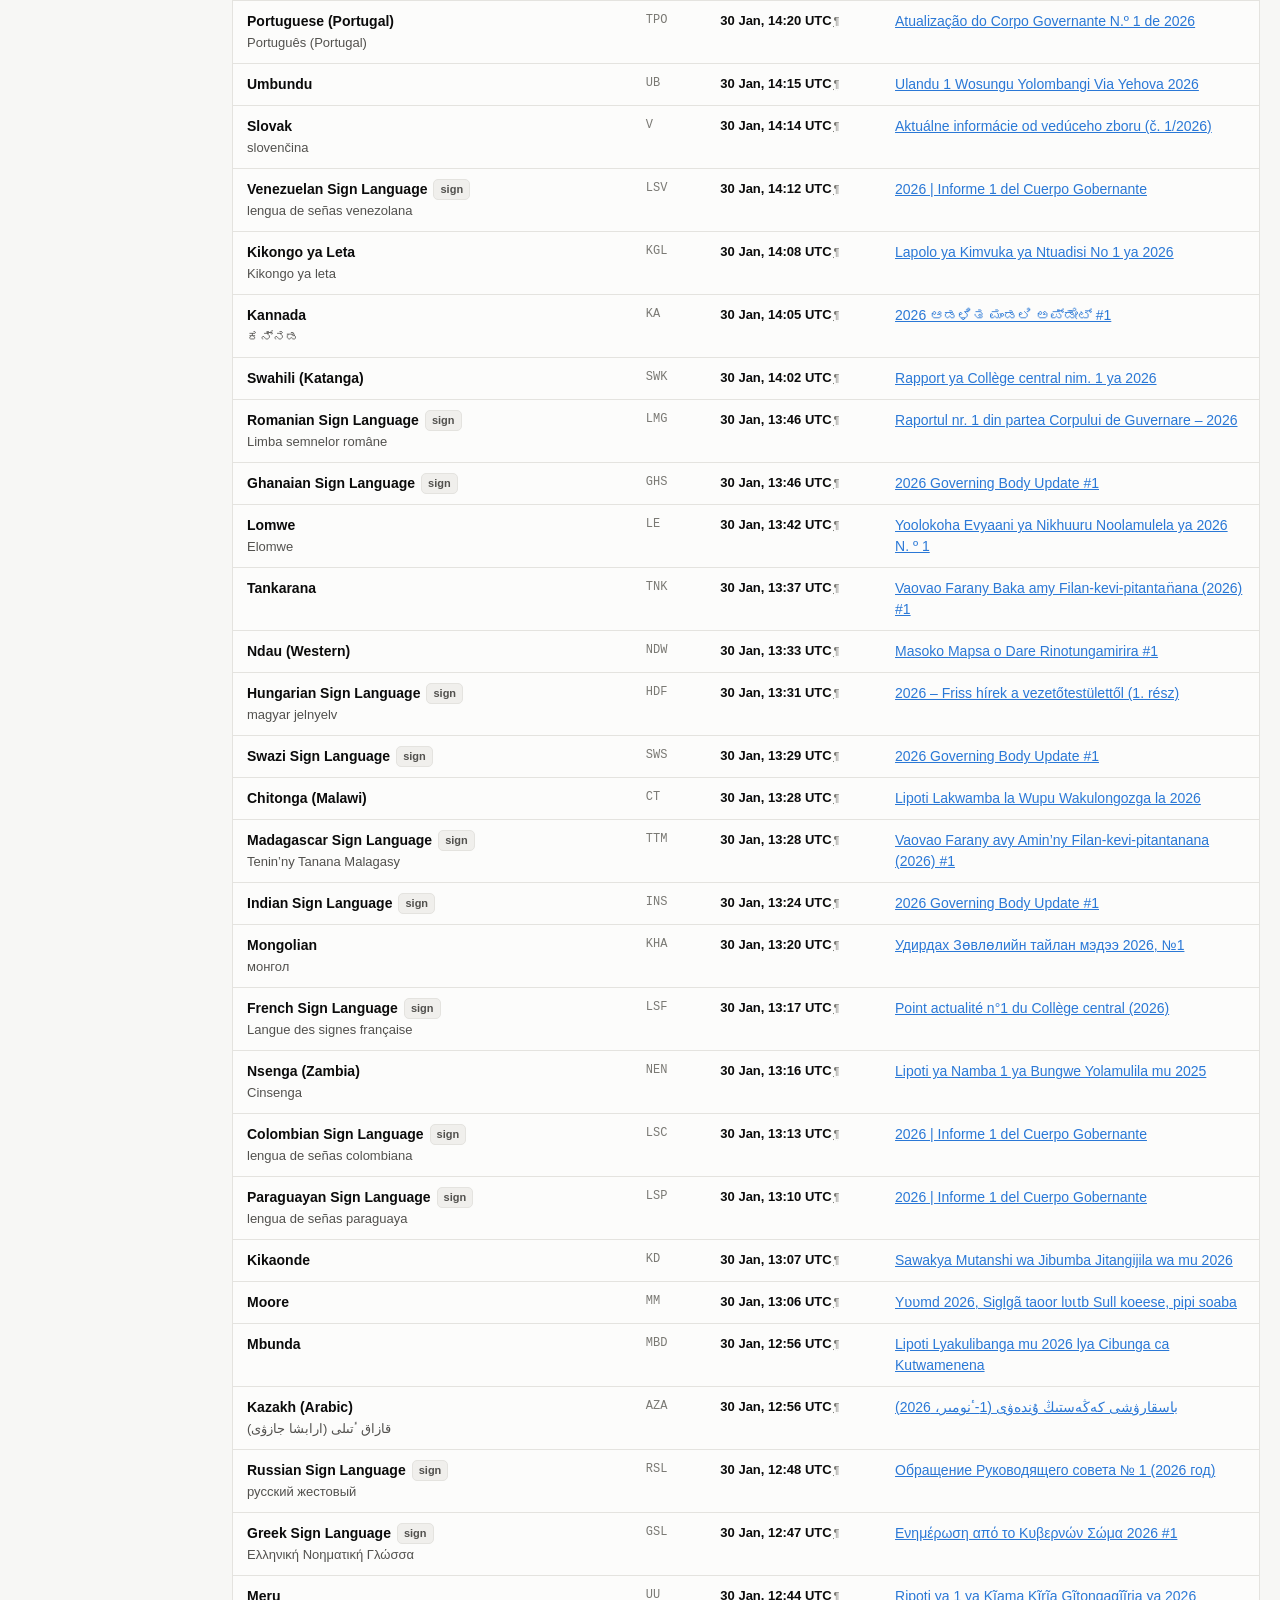
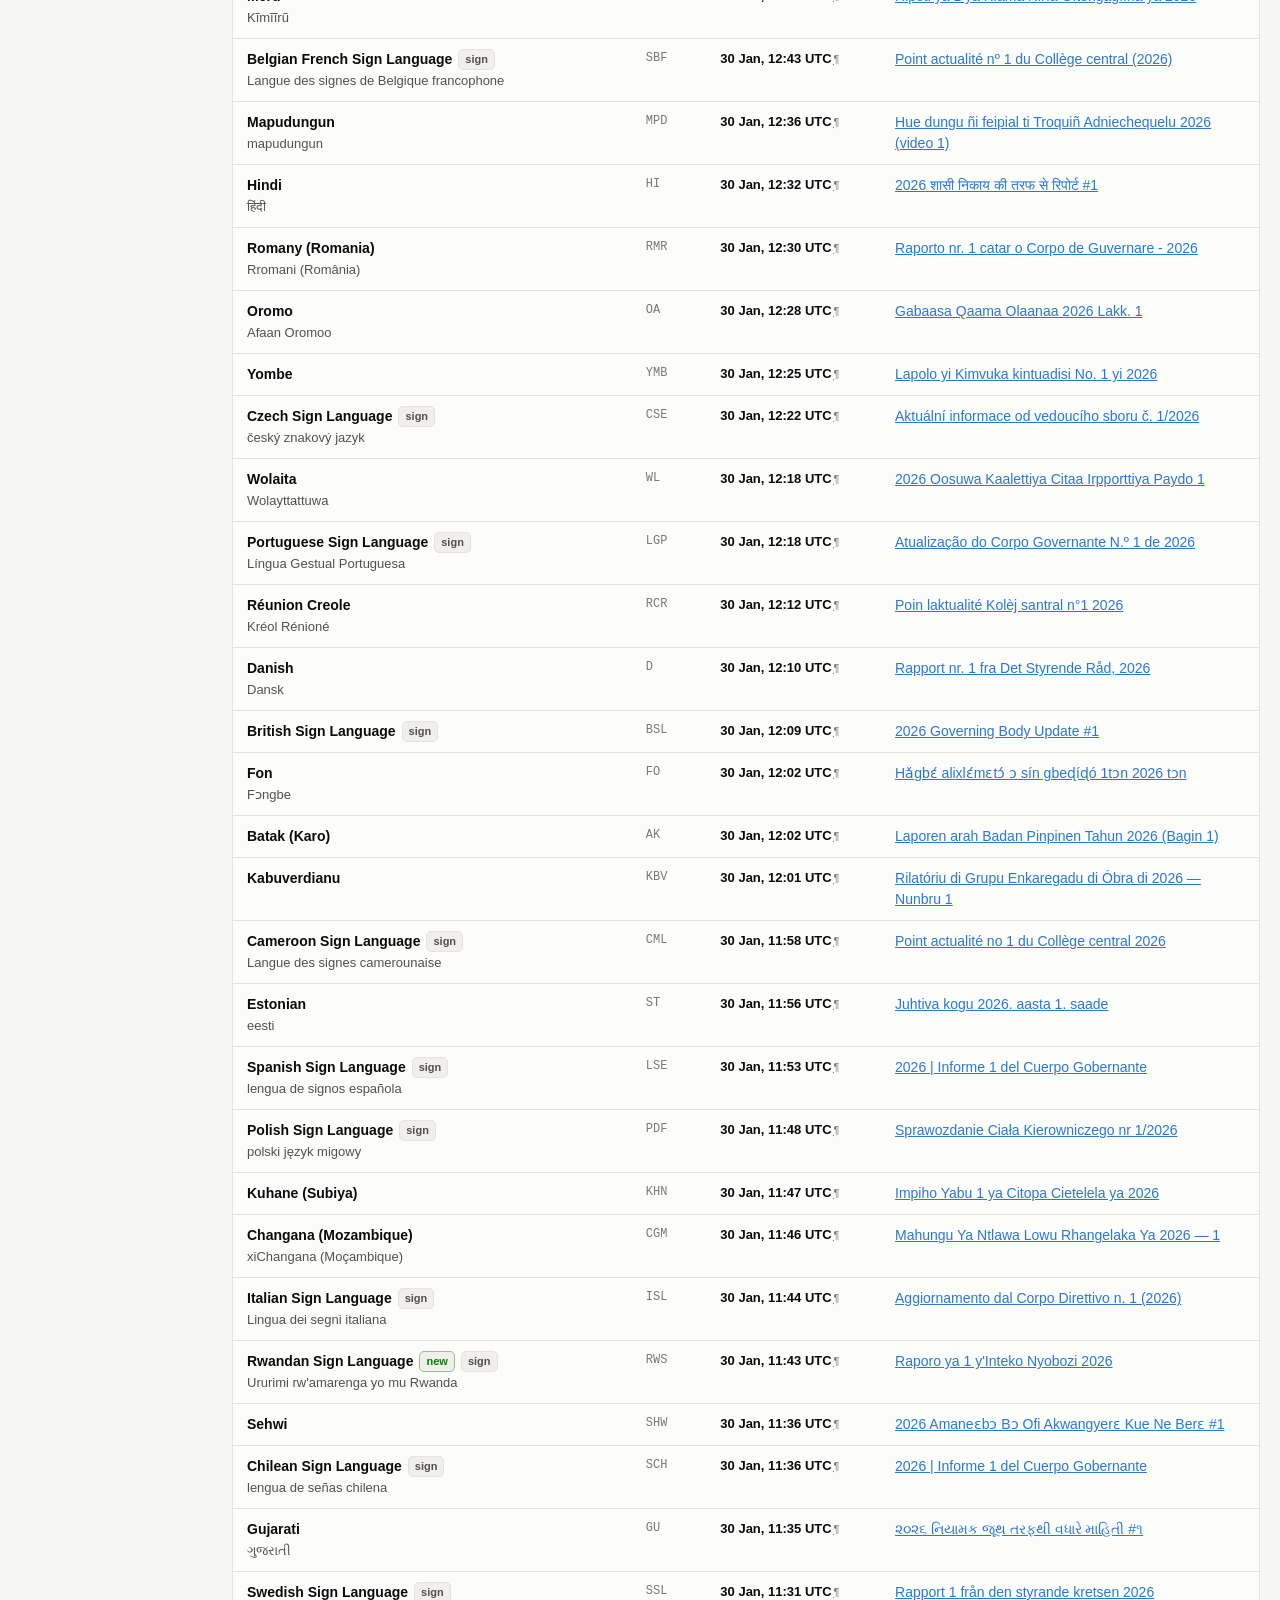
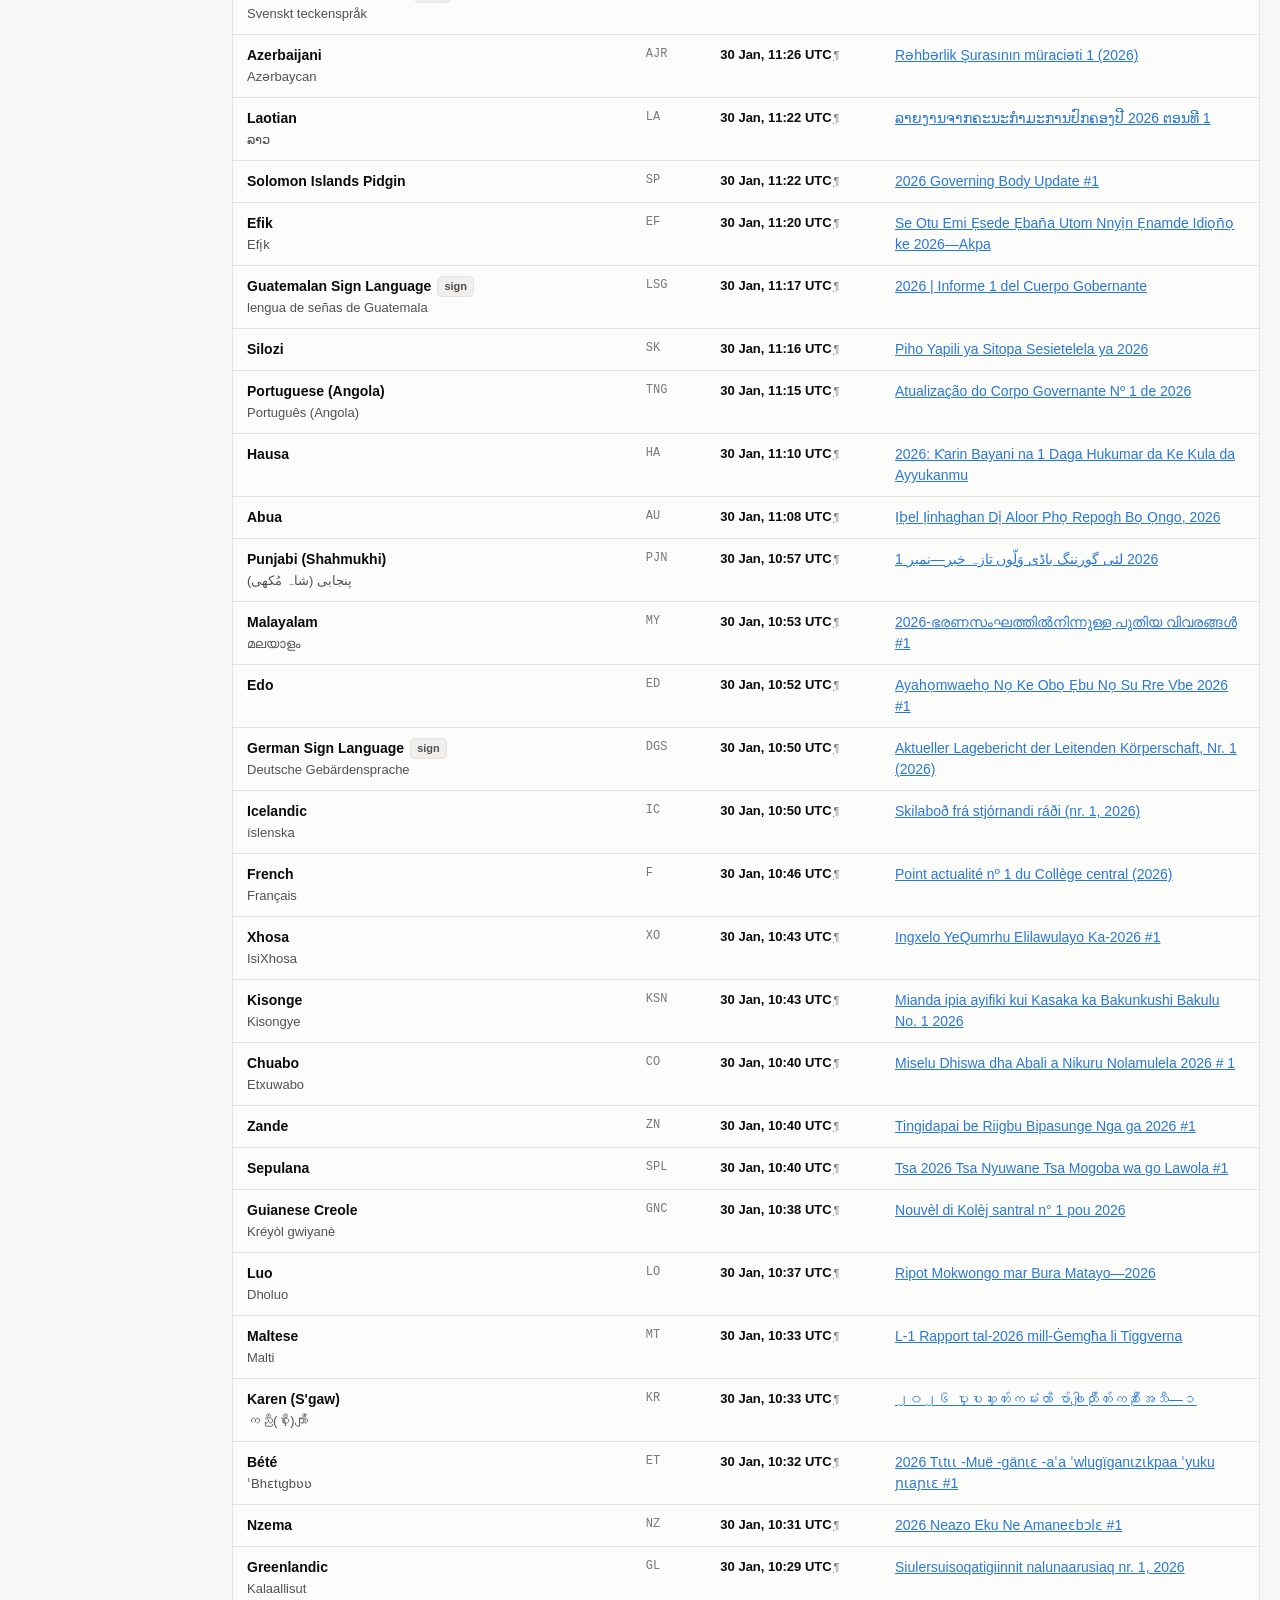
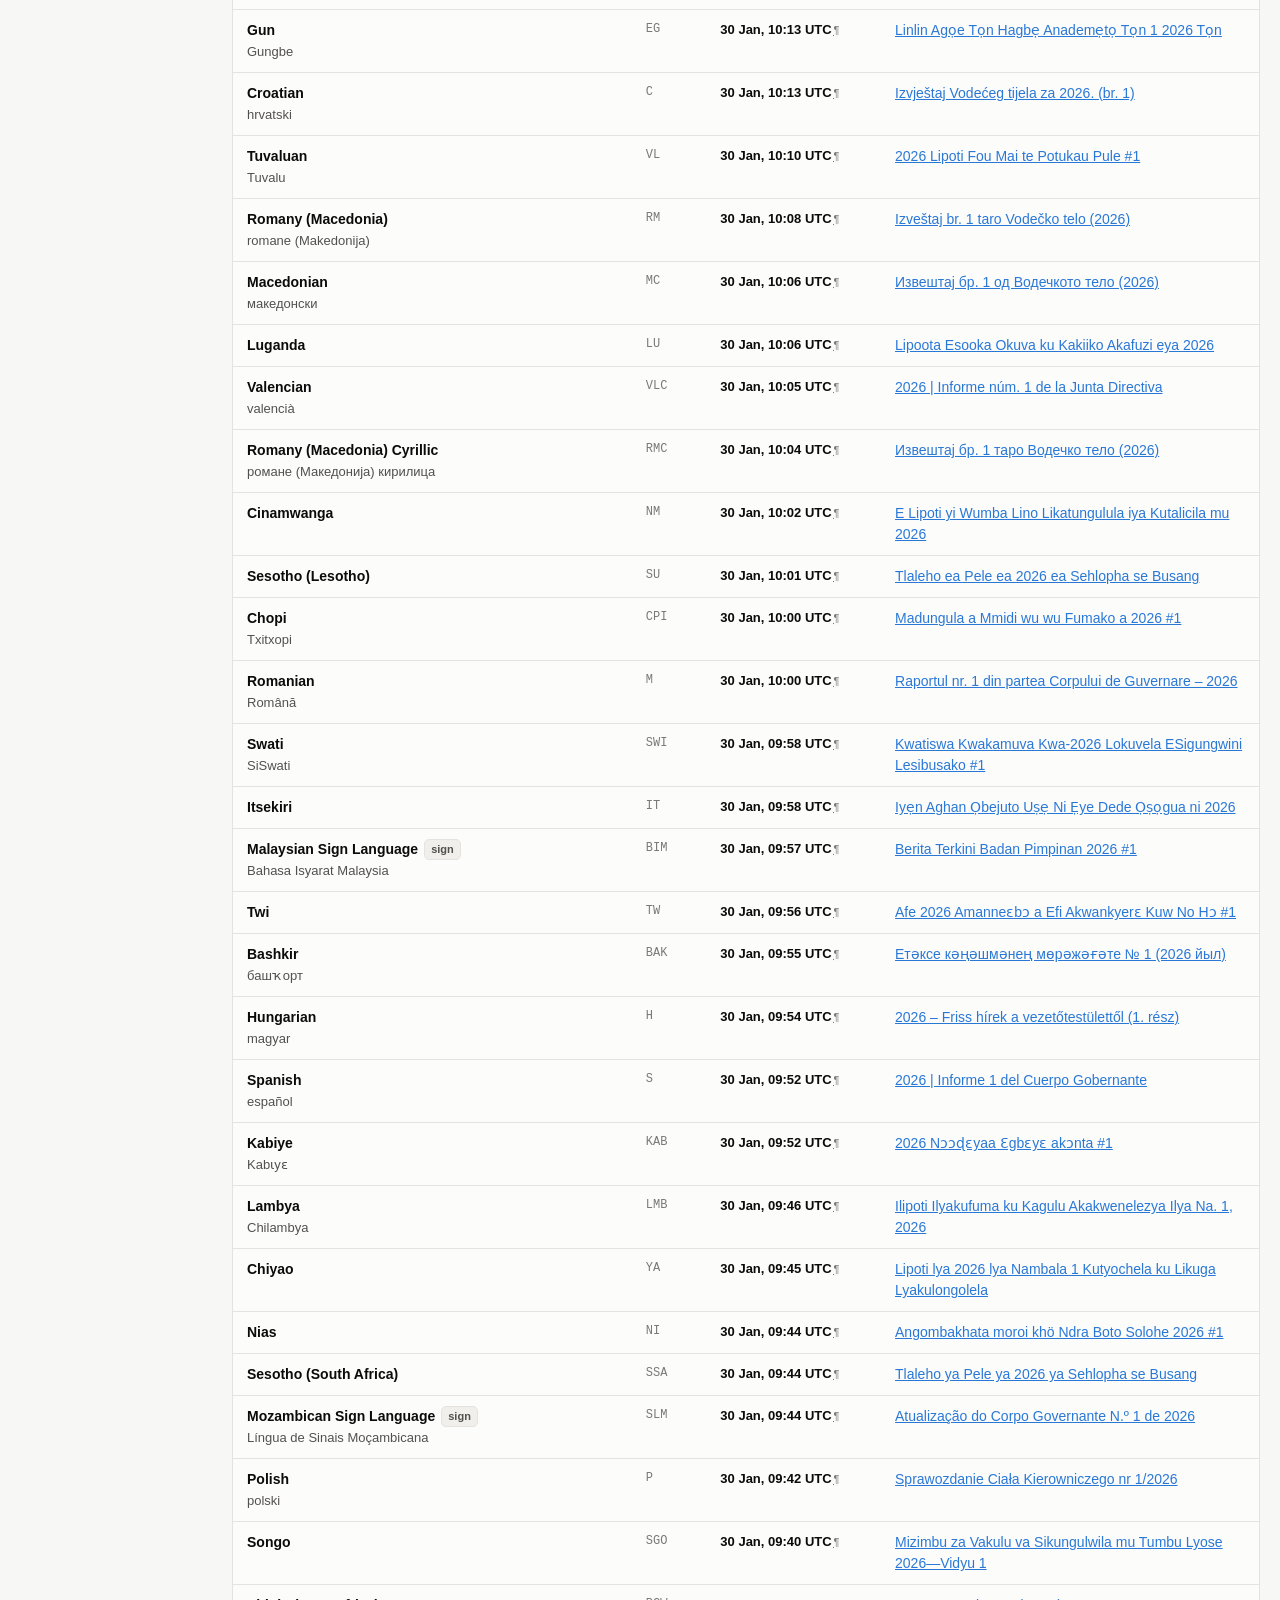
<file: update-1.html>
<!doctype html>
<html lang="en">
<head>
<meta charset="utf-8" />
<meta name="viewport" content="width=device-width, initial-scale=1" />
<title>Language availability archive — 2026 Governing Body Update #1</title>
<script>
  // Applied before first paint so neither the theme nor the menu width flashes.
  try {
    var t = localStorage.getItem("theme");
    if (t === "light" || t === "dark") { document.documentElement.setAttribute("data-theme", t); }
    // Only an explicit choice is applied here. With neither class the
    // stylesheet picks the default from a media query -- expanded on a wide
    // screen, collapsed on a narrow one. Do not test window.innerWidth: it is
    // 0 this early, before any layout.
    var r = localStorage.getItem("rail");
    if (r === "collapsed") { document.documentElement.className += " rail-collapsed"; }
    else if (r === "open") { document.documentElement.className += " rail-open"; }
  } catch (e) {}
</script>
<meta name="description" content="A reconstruction of how the 2026 Governing Body Update #1 rolled out across 448 languages, recovered from jw.org after the fact." />
<meta name="color-scheme" content="light dark" />
<link rel="stylesheet" href="assets/styles.css" />
</head>
<body data-report="data/report-1112024048.json">
<div class="wrap">

  <header class="masthead">
    <div>
      <p class="eyebrow">Language availability archive</p>
      <h1 id="update-title">2026 Governing Body Update #1</h1>
      <p class="sub" id="update-meta"></p>
    </div>
    <div class="theme-switch" role="group" aria-label="Colour theme">
      <button type="button" data-theme-choice="light" aria-pressed="false">Light</button>
      <button type="button" data-theme-choice="dark" aria-pressed="false">Dark</button>
      <button type="button" data-theme-choice="system" aria-pressed="true">System</button>
    </div>
  </header>

  <div id="error" class="err" hidden></div>

  <main id="main" hidden>

    <section class="card" aria-labelledby="hero-heading">
      <div class="hero">
        <h2 id="hero-heading" class="eyebrow" style="margin-bottom:12px">Languages reached</h2>
        <div class="hero-figure">
          <span class="hero-value" id="hero-value">—</span>
          <span class="hero-of" id="hero-of"></span>
          <span class="hero-pct" id="hero-pct"></span>
        </div>
        <div class="meter" role="img" aria-labelledby="meter-caption">
          <div class="meter-fill" id="meter-fill" style="width:0%"></div>
        </div>
        <p class="meter-caption" id="meter-caption"></p>
      </div>
      <div class="tiles" id="tiles"></div>
    </section>

    <section class="card" aria-labelledby="chart-heading">
      <div class="card-head">
        <h2 class="card-title" id="chart-heading">Languages prepared over time</h2>
        <ul class="chart-dates" id="chart-dates" hidden></ul>
      </div>
      <div class="chart-body">
        <svg class="chart-svg" id="chart" role="img" aria-labelledby="chart-heading chart-desc">
          <desc id="chart-desc"></desc>
        </svg>
        <div class="tooltip" id="tooltip" role="status" aria-live="off"></div>
      </div>
    </section>

    <div class="tabs" role="tablist" aria-label="Report views">
      <button class="tab" role="tab" id="tab-published" aria-controls="panel-published" aria-selected="true">
        Languages <span class="badge" id="count-published"></span>
      </button>
      <button class="tab" role="tab" id="tab-pending" aria-controls="panel-pending" aria-selected="false">
        Never received <span class="badge" id="count-pending"></span>
      </button>
      <button class="tab" role="tab" id="tab-activity" aria-controls="panel-activity" aria-selected="false">
        Activity <span class="badge" id="count-activity"></span>
      </button>
    </div>

    <section class="panel" role="tabpanel" id="panel-published" aria-labelledby="tab-published">
      <div class="controls">
        <input class="search" id="search-published" type="search" placeholder="Search language, code, or title…" aria-label="Search languages" />
        <span class="result-count" id="result-published"></span>
      </div>
      <div class="table-scroll">
        <table id="table-published">
          <thead>
            <tr>
              <th class="sortable" data-sort="name" scope="col">Language <span class="arrow">↑</span></th>
              <th scope="col">Code</th>
              <th class="sortable" data-sort="published_at" scope="col">Prepared <span class="arrow">↑</span></th>
              <th scope="col">Title in that language</th>
            </tr>
          </thead>
          <tbody></tbody>
        </table>
        <p class="empty" id="empty-published" hidden>No languages match that search.</p>
      </div>
      <p class="card-note" id="published-legend"></p>
    </section>

    <section class="panel" role="tabpanel" id="panel-pending" aria-labelledby="tab-pending" hidden>
      <p class="card-note" id="pending-note" style="margin:0 0 12px"></p>
      <div class="controls">
        <input class="search" id="search-pending" type="search" placeholder="Search pending languages…" aria-label="Search pending languages" />
        <span class="result-count" id="result-pending"></span>
      </div>
      <div class="table-scroll">
        <table id="table-pending">
          <thead>
            <tr>
              <th class="sortable" data-sort="name" scope="col">Language <span class="arrow">↑</span></th>
              <th scope="col">Native name</th>
              <th scope="col">Code</th>
              <th class="sortable" data-sort="script" scope="col">Script <span class="arrow">↑</span></th>
            </tr>
          </thead>
          <tbody></tbody>
        </table>
        <p class="empty" id="empty-pending" hidden>Every language from the baseline received this update.</p>
      </div>
    </section>

    <section class="panel" role="tabpanel" id="panel-activity" aria-labelledby="tab-activity" hidden>
      <div class="activity-head">
        <div class="seg" role="group" aria-label="Group publishes by">
          <span class="seg-label">Group</span>
          <button type="button" data-activity-group="hour" aria-pressed="true">Hour</button>
          <button type="button" data-activity-group="day" aria-pressed="false">Day</button>
        </div>
        <p class="card-note" id="activity-note"></p>
      </div>
      <ul class="feed" id="feed"></ul>
      <p class="empty" id="empty-activity" hidden>No changes recorded yet.</p>
    </section>

    <div id="integrity" class="notice" hidden></div>

    <footer>
      <p id="footer-source"></p>
      <p id="footer-method"></p>
      <p id="footer-checked"></p>
    </footer>

  </main>
</div>
<script src="assets/app.js"></script>
</body>
</html>
</file>
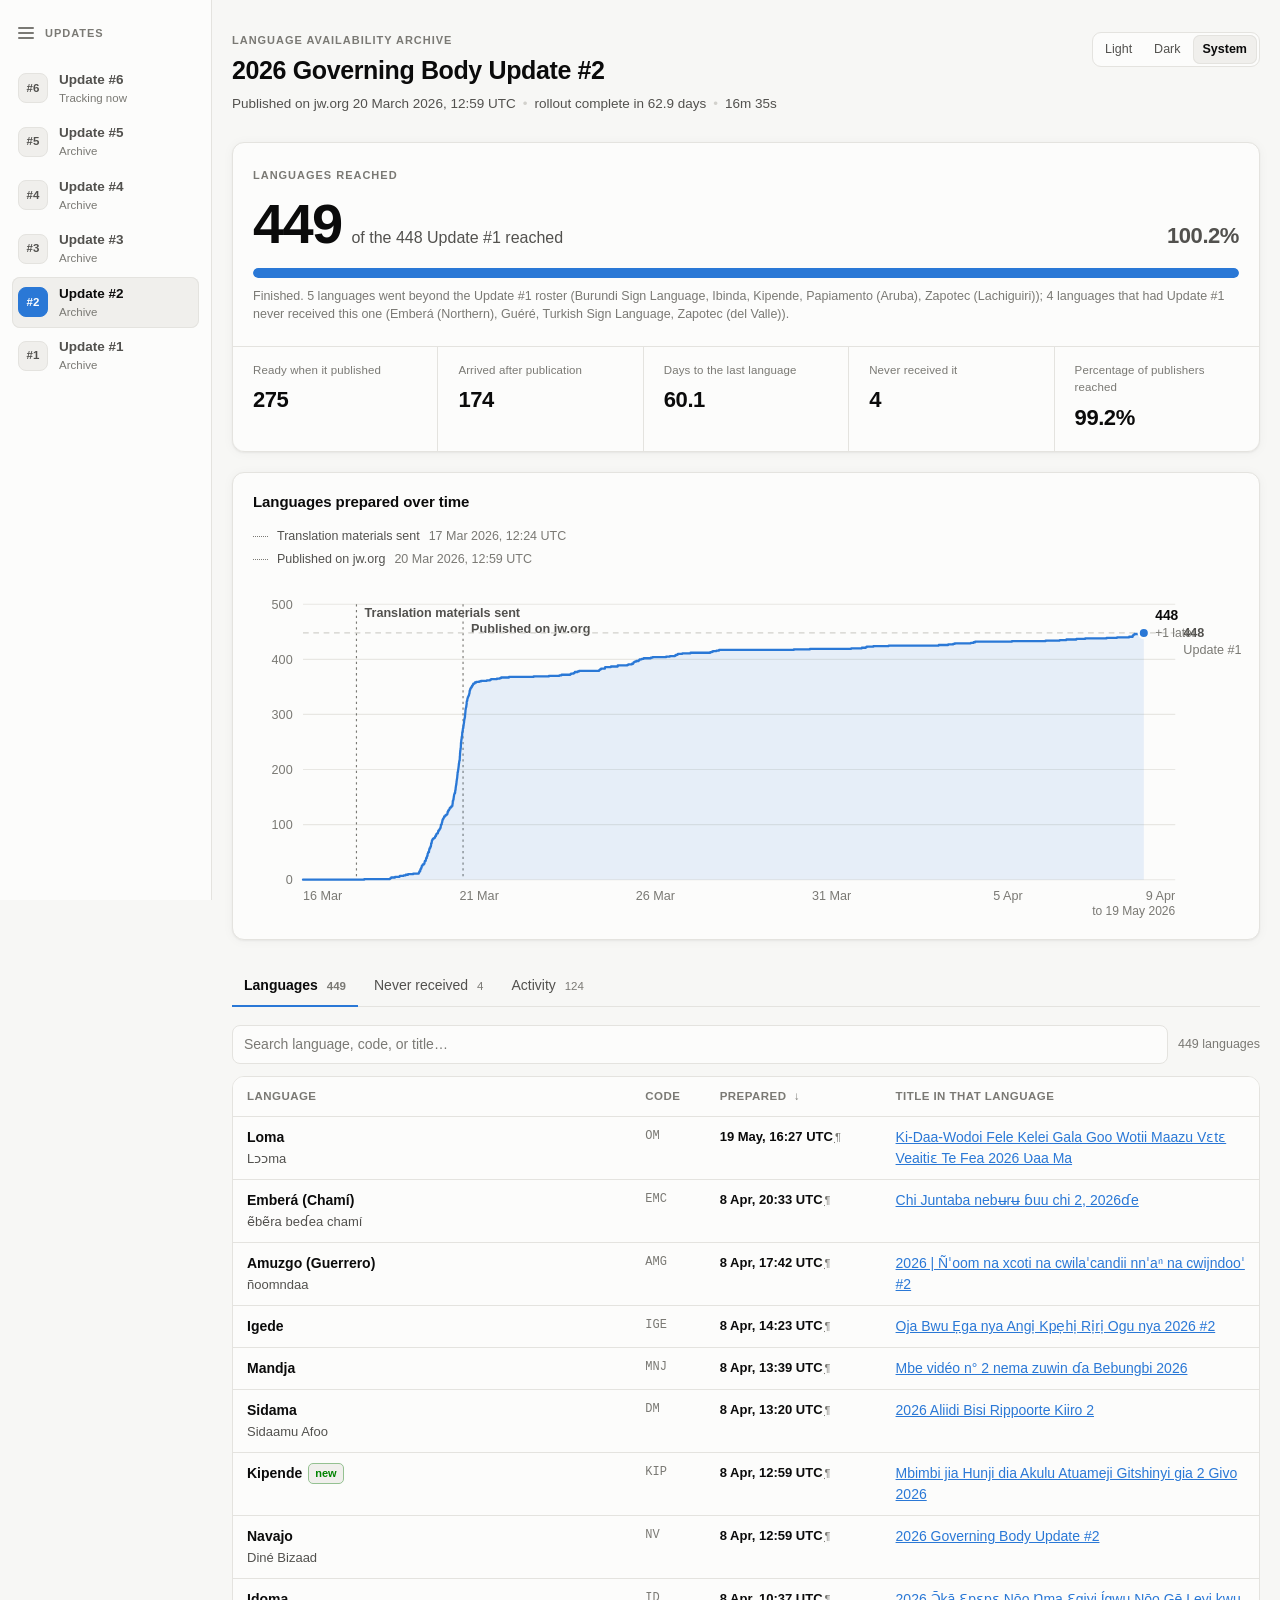
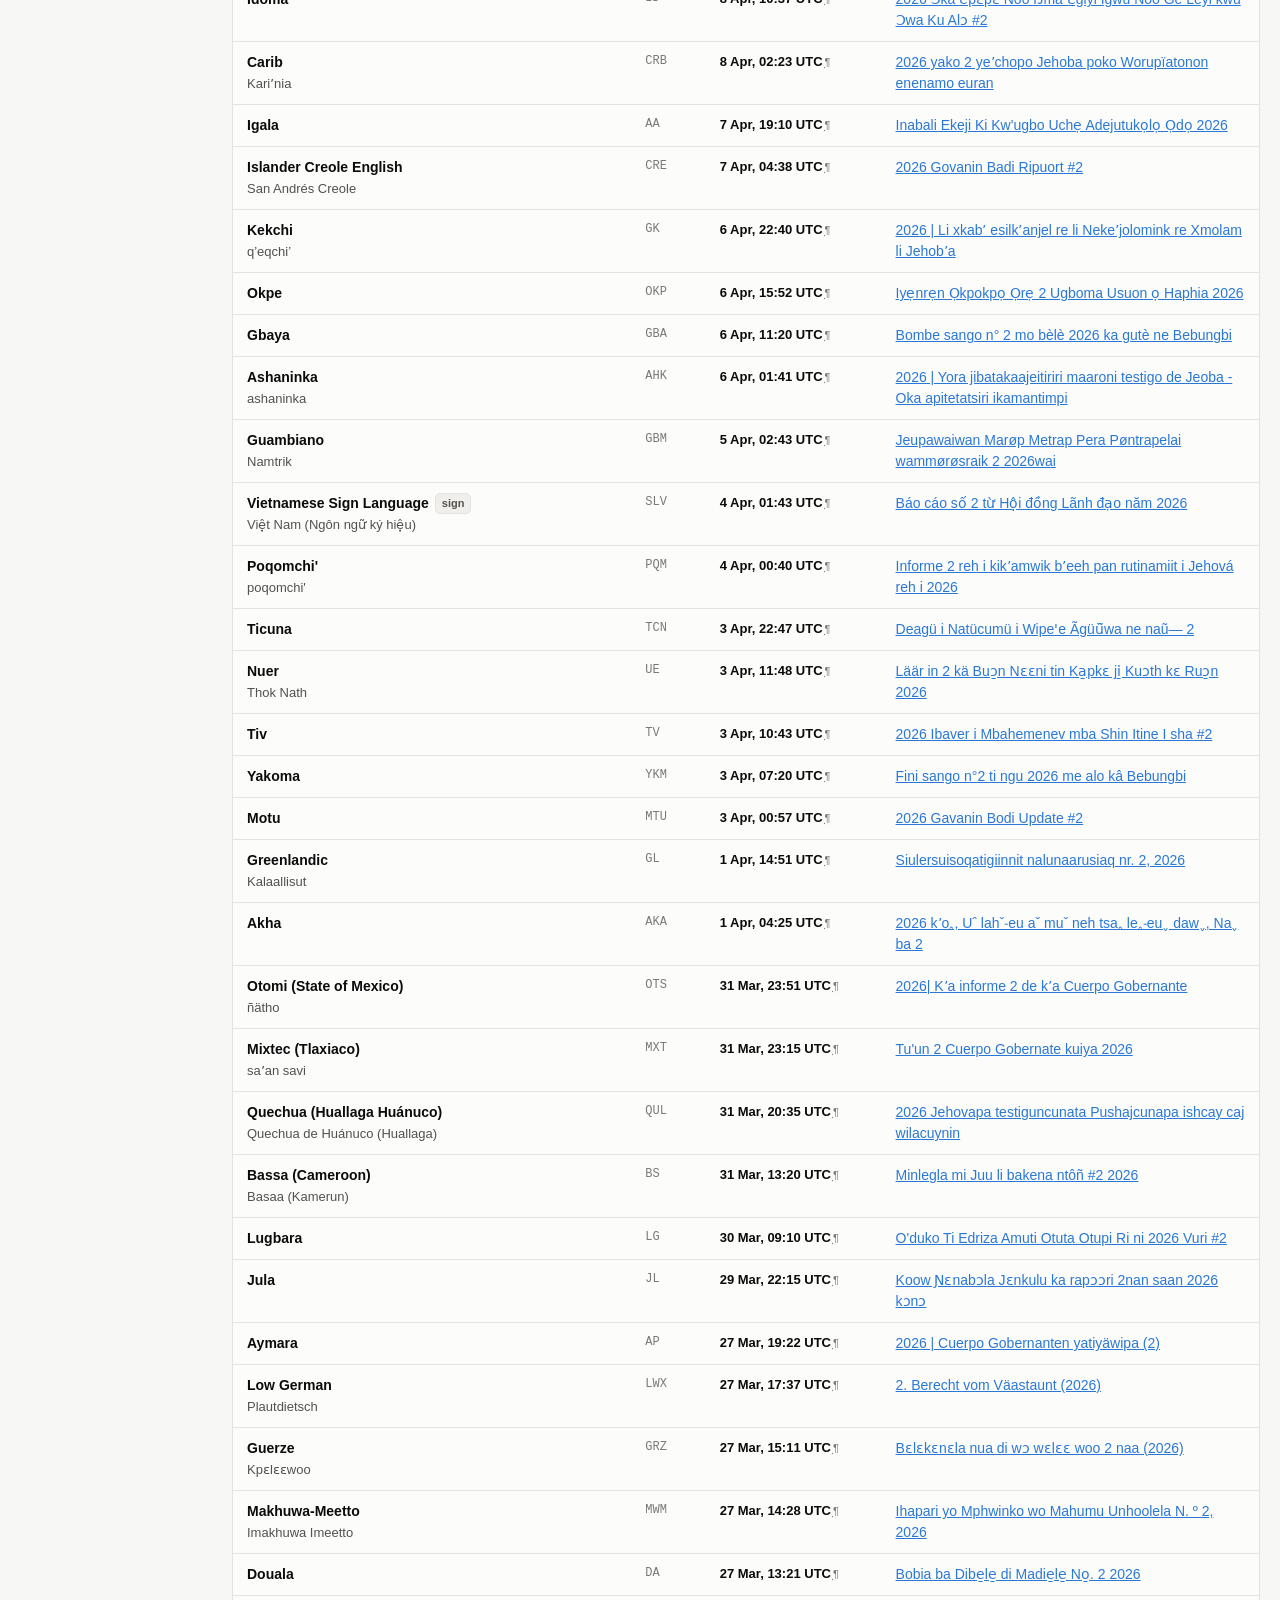
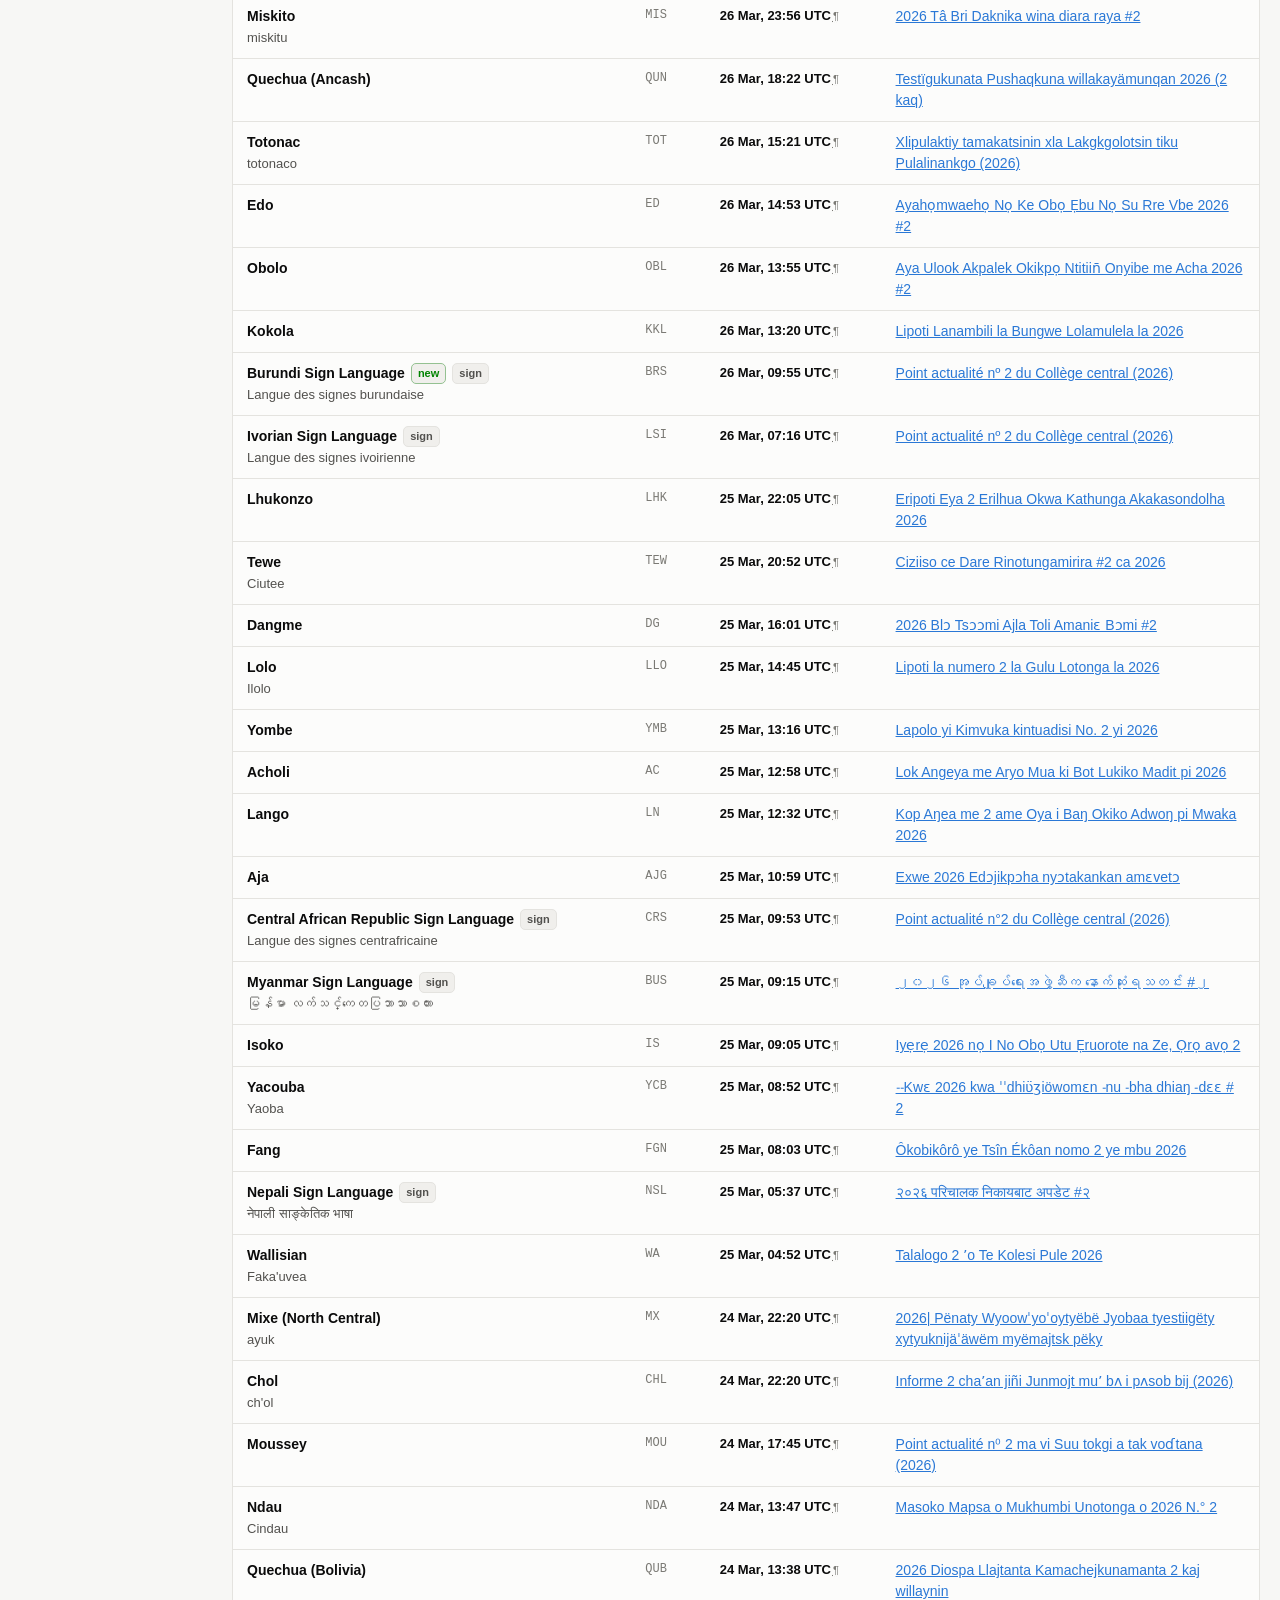
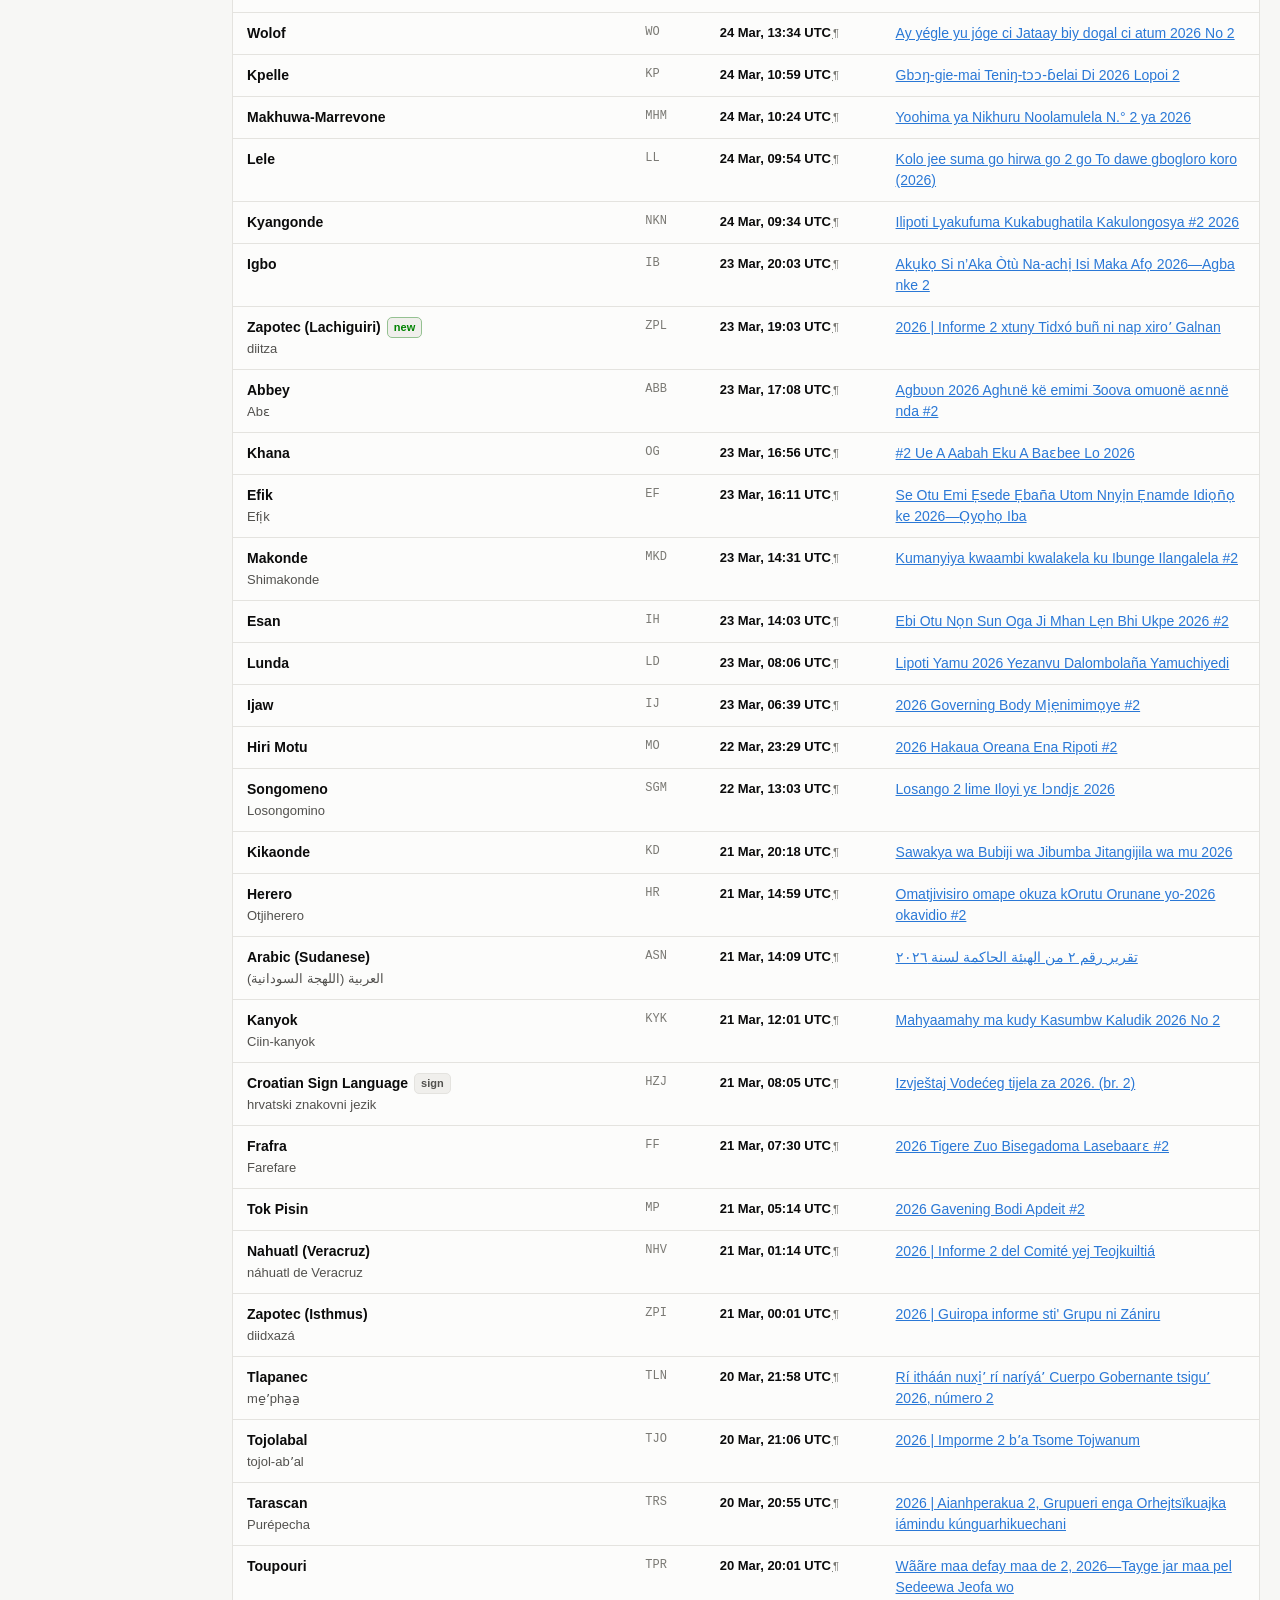
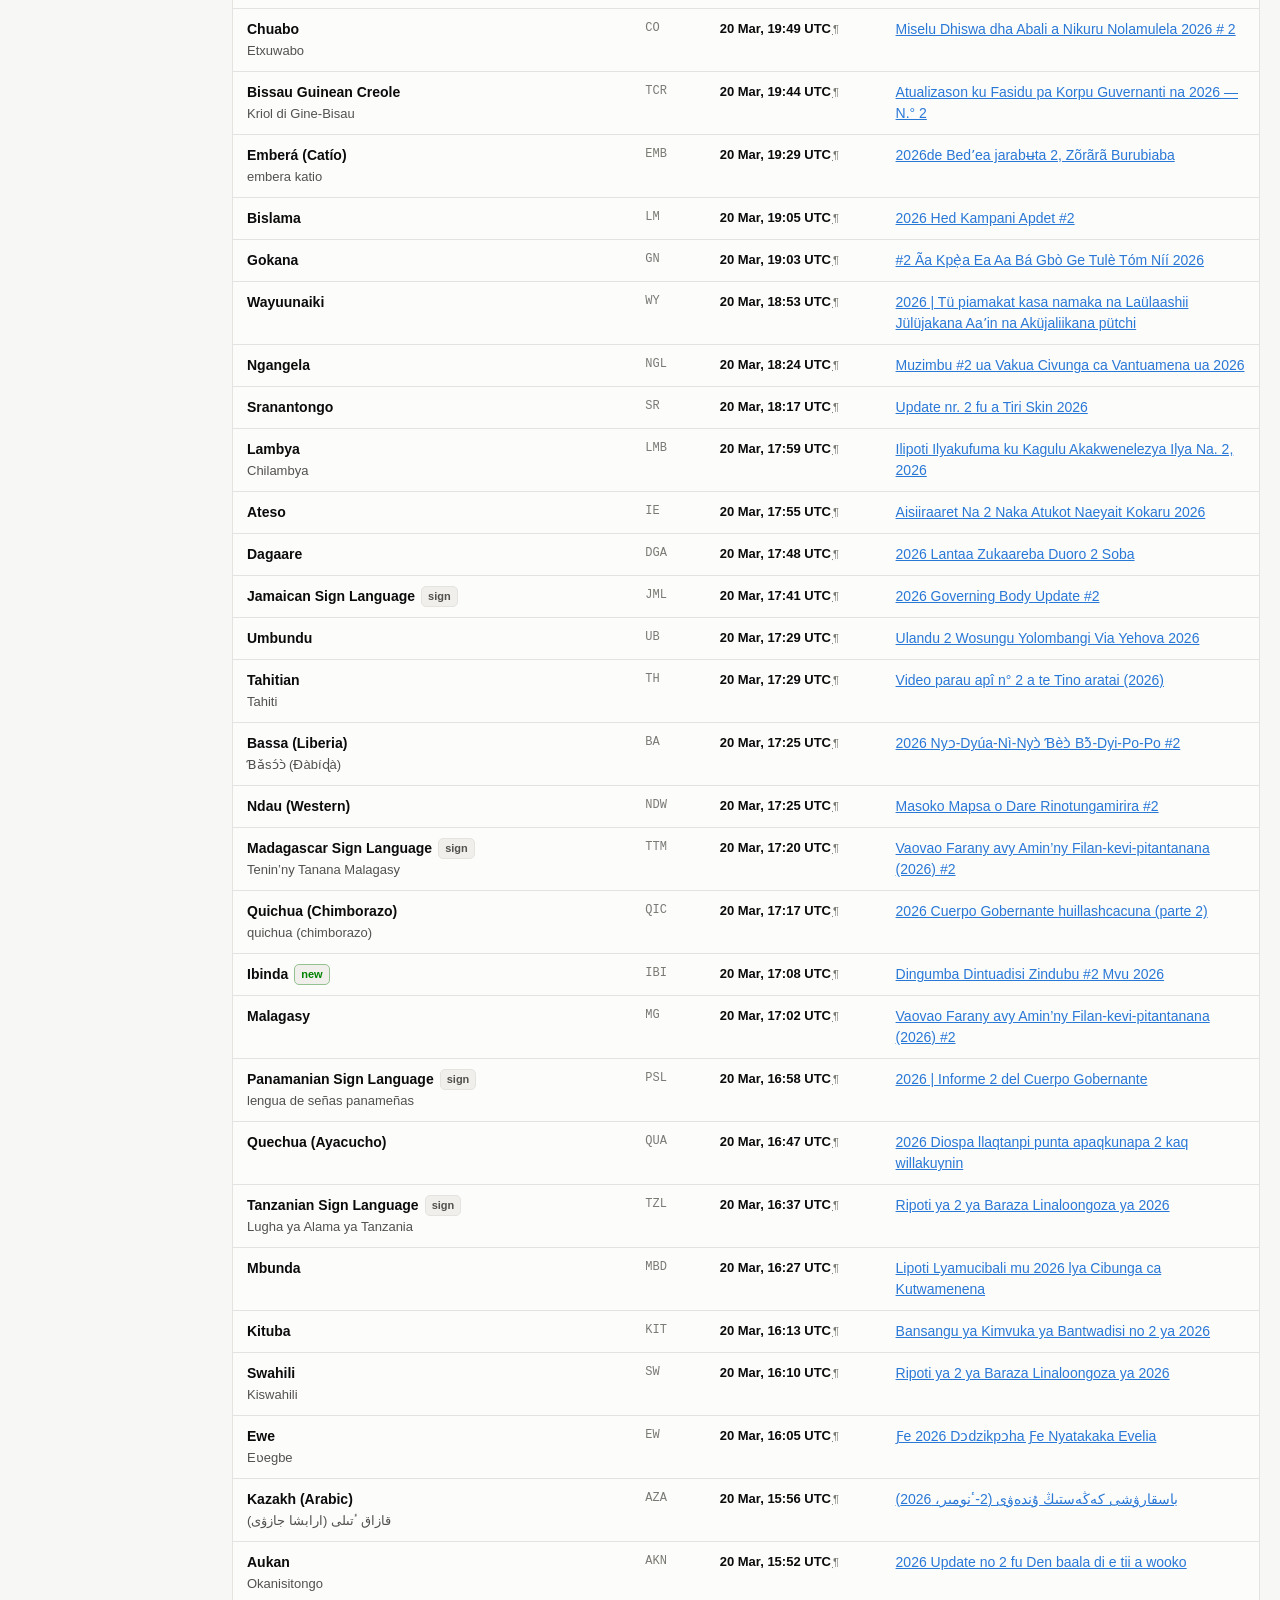
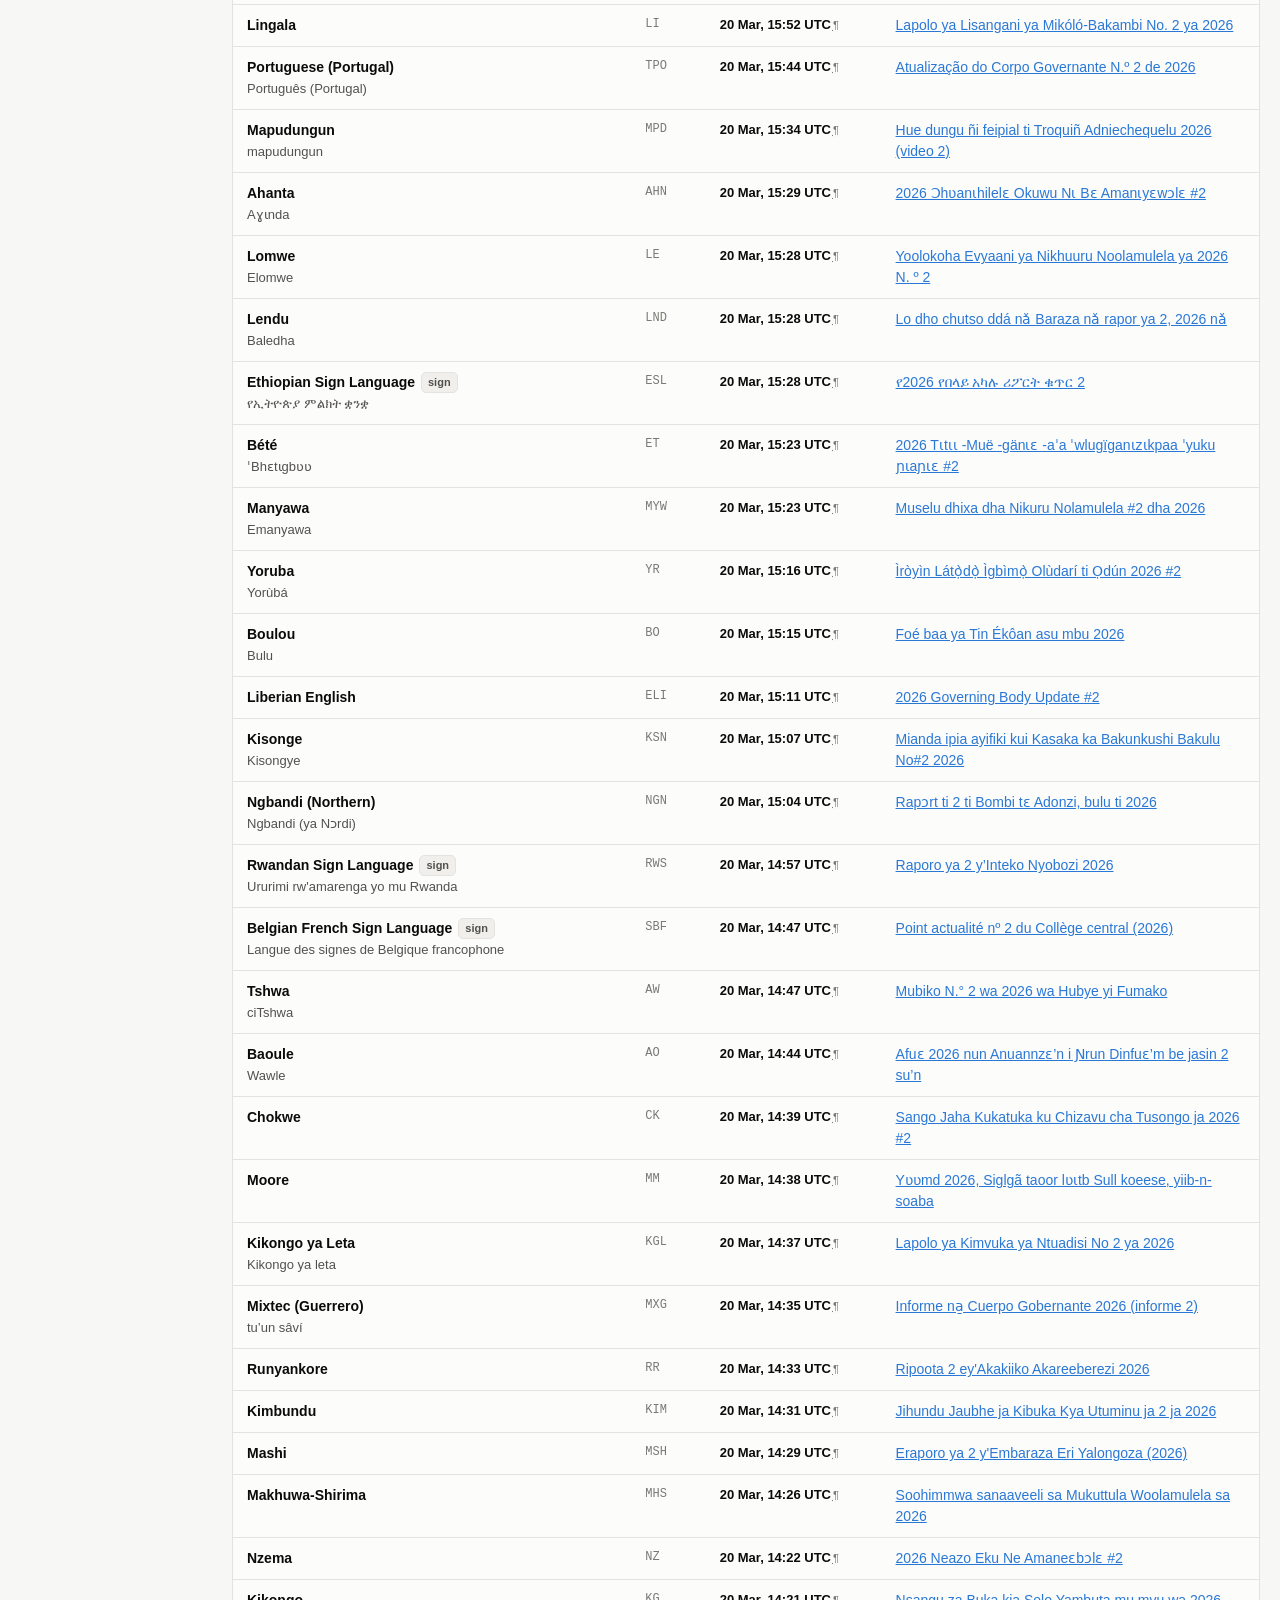
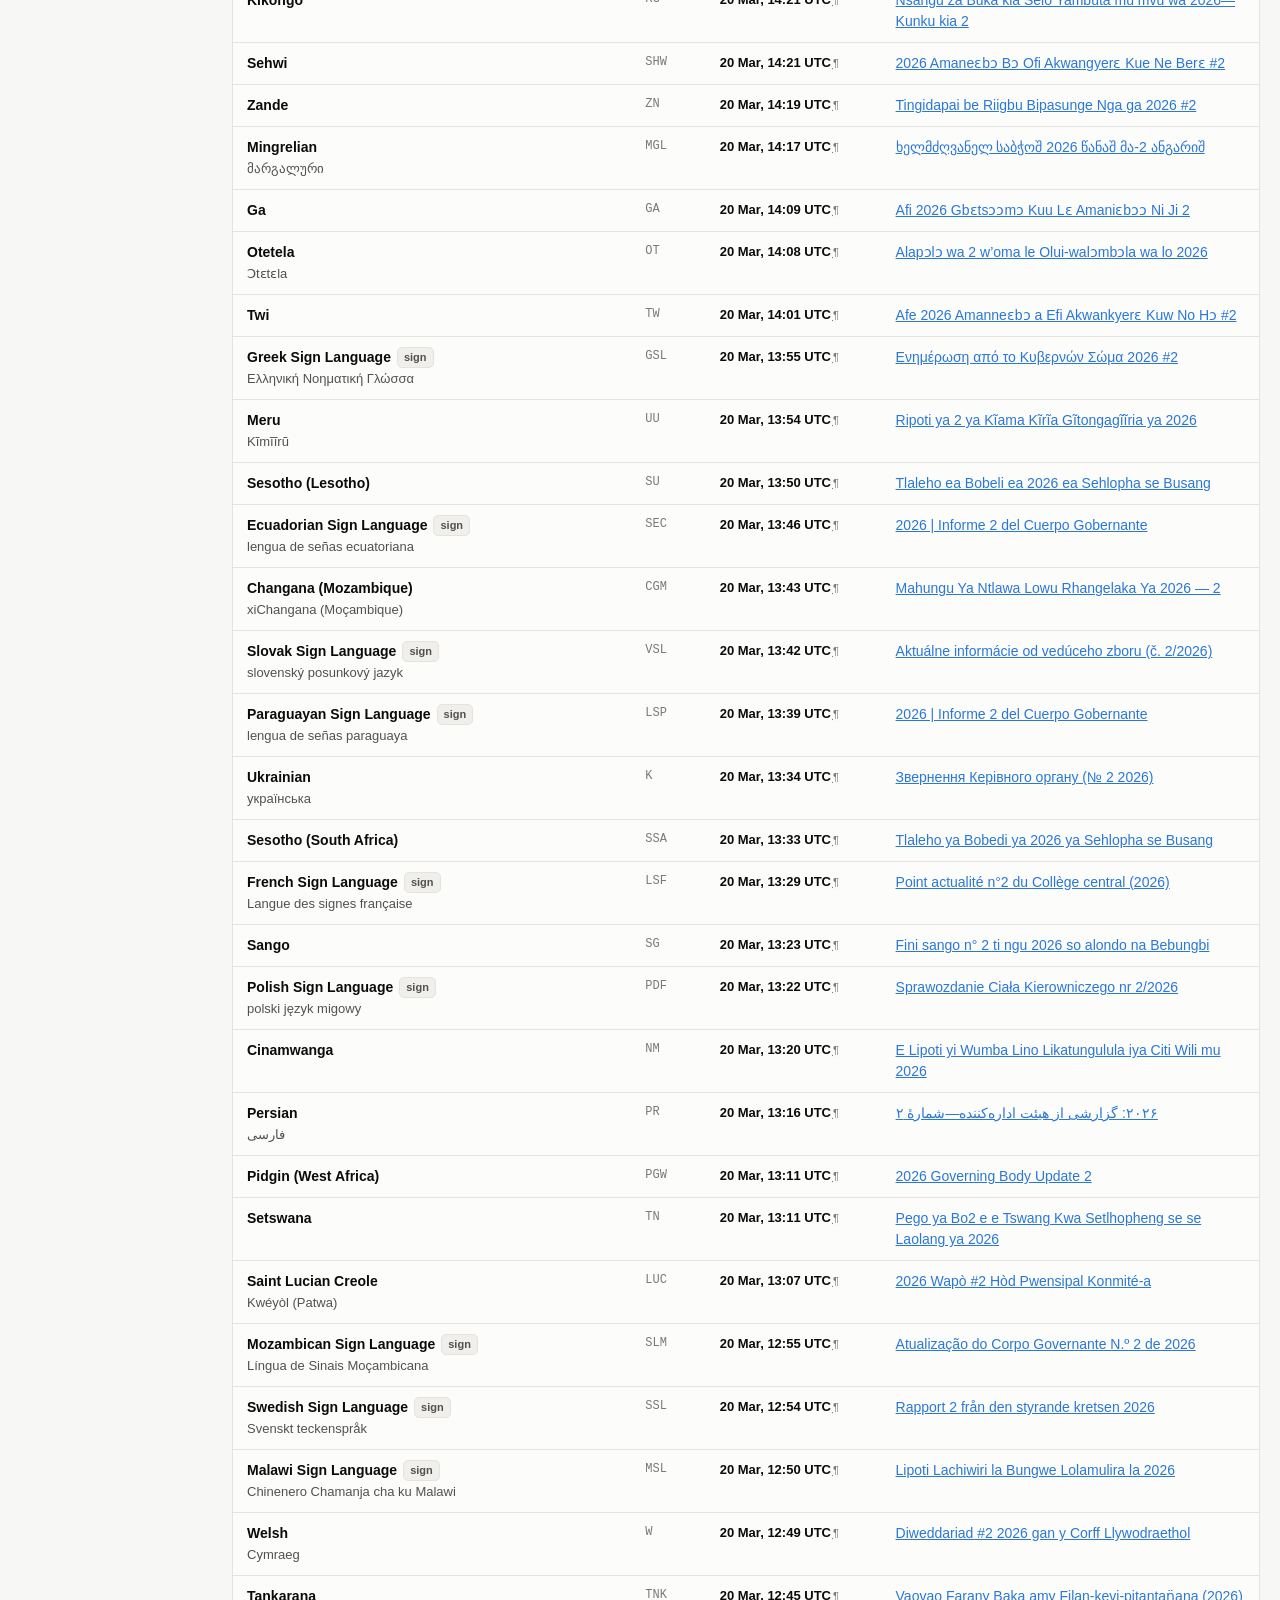
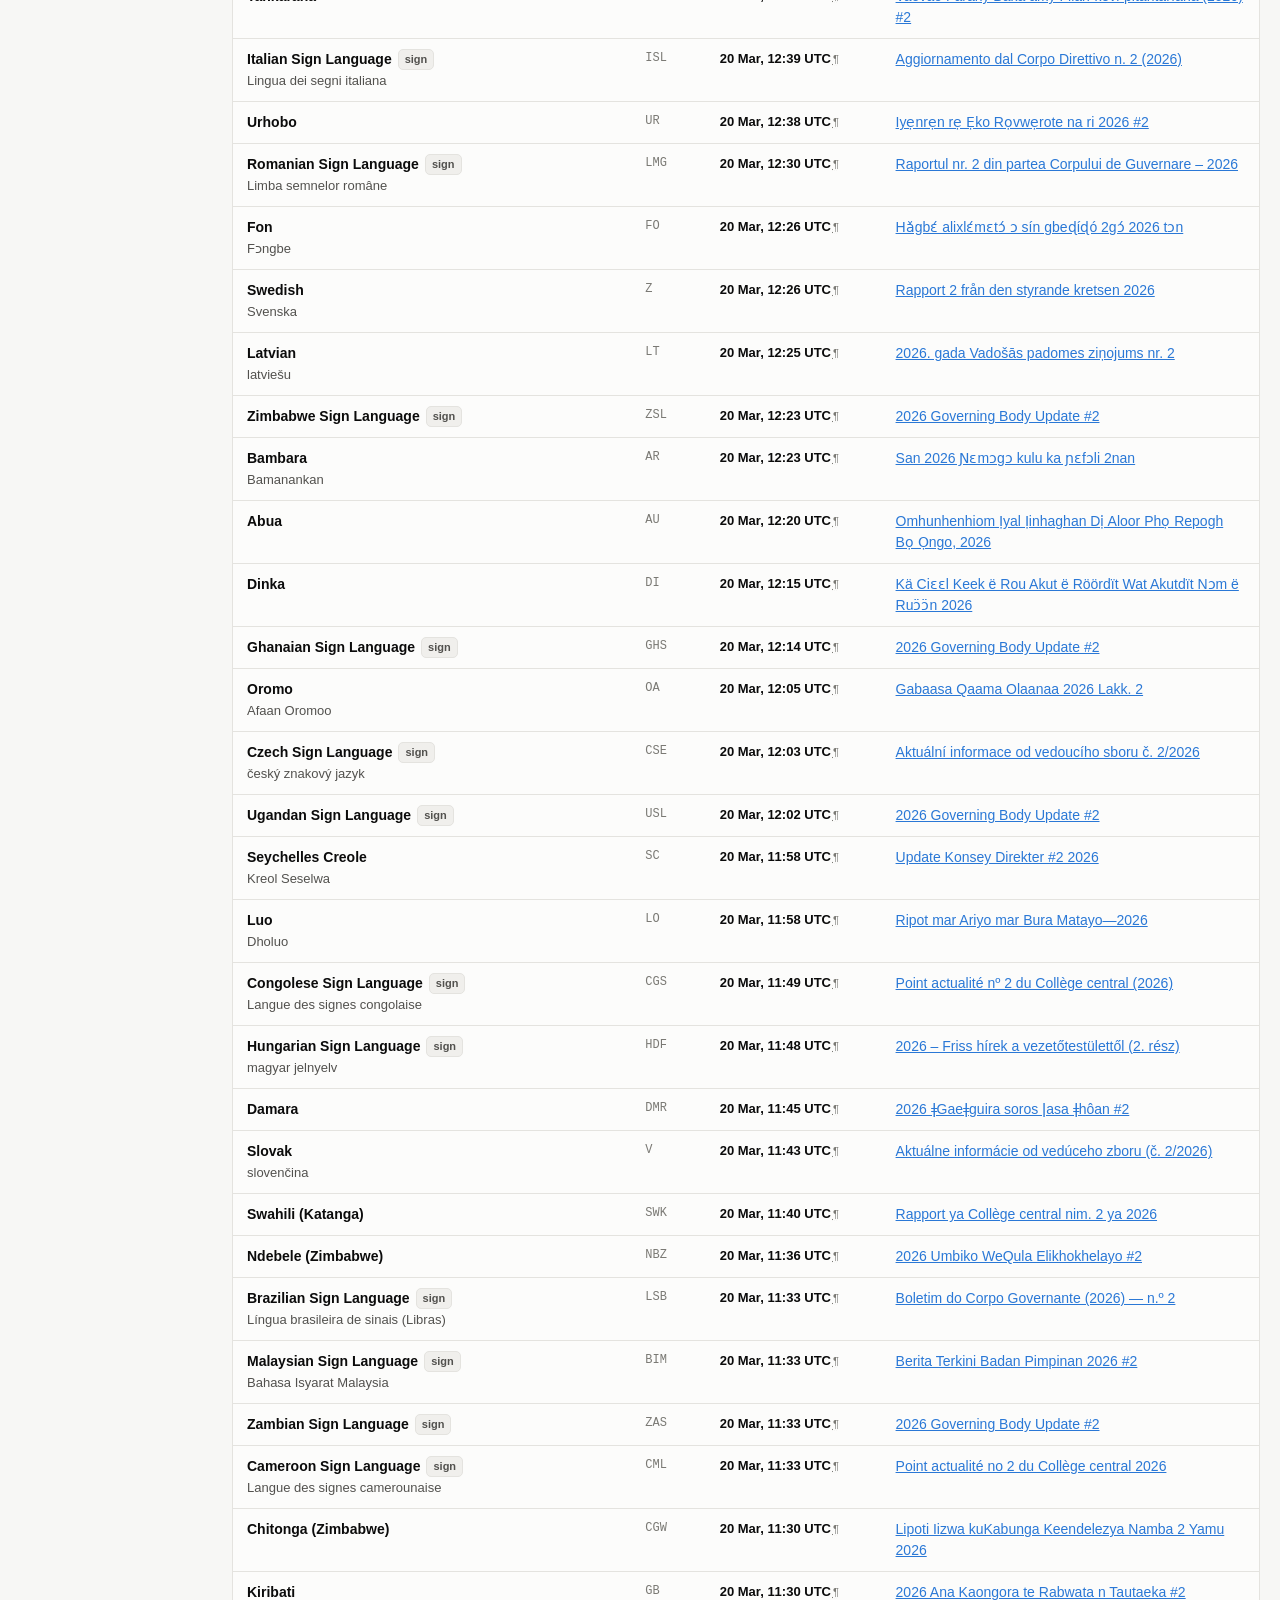
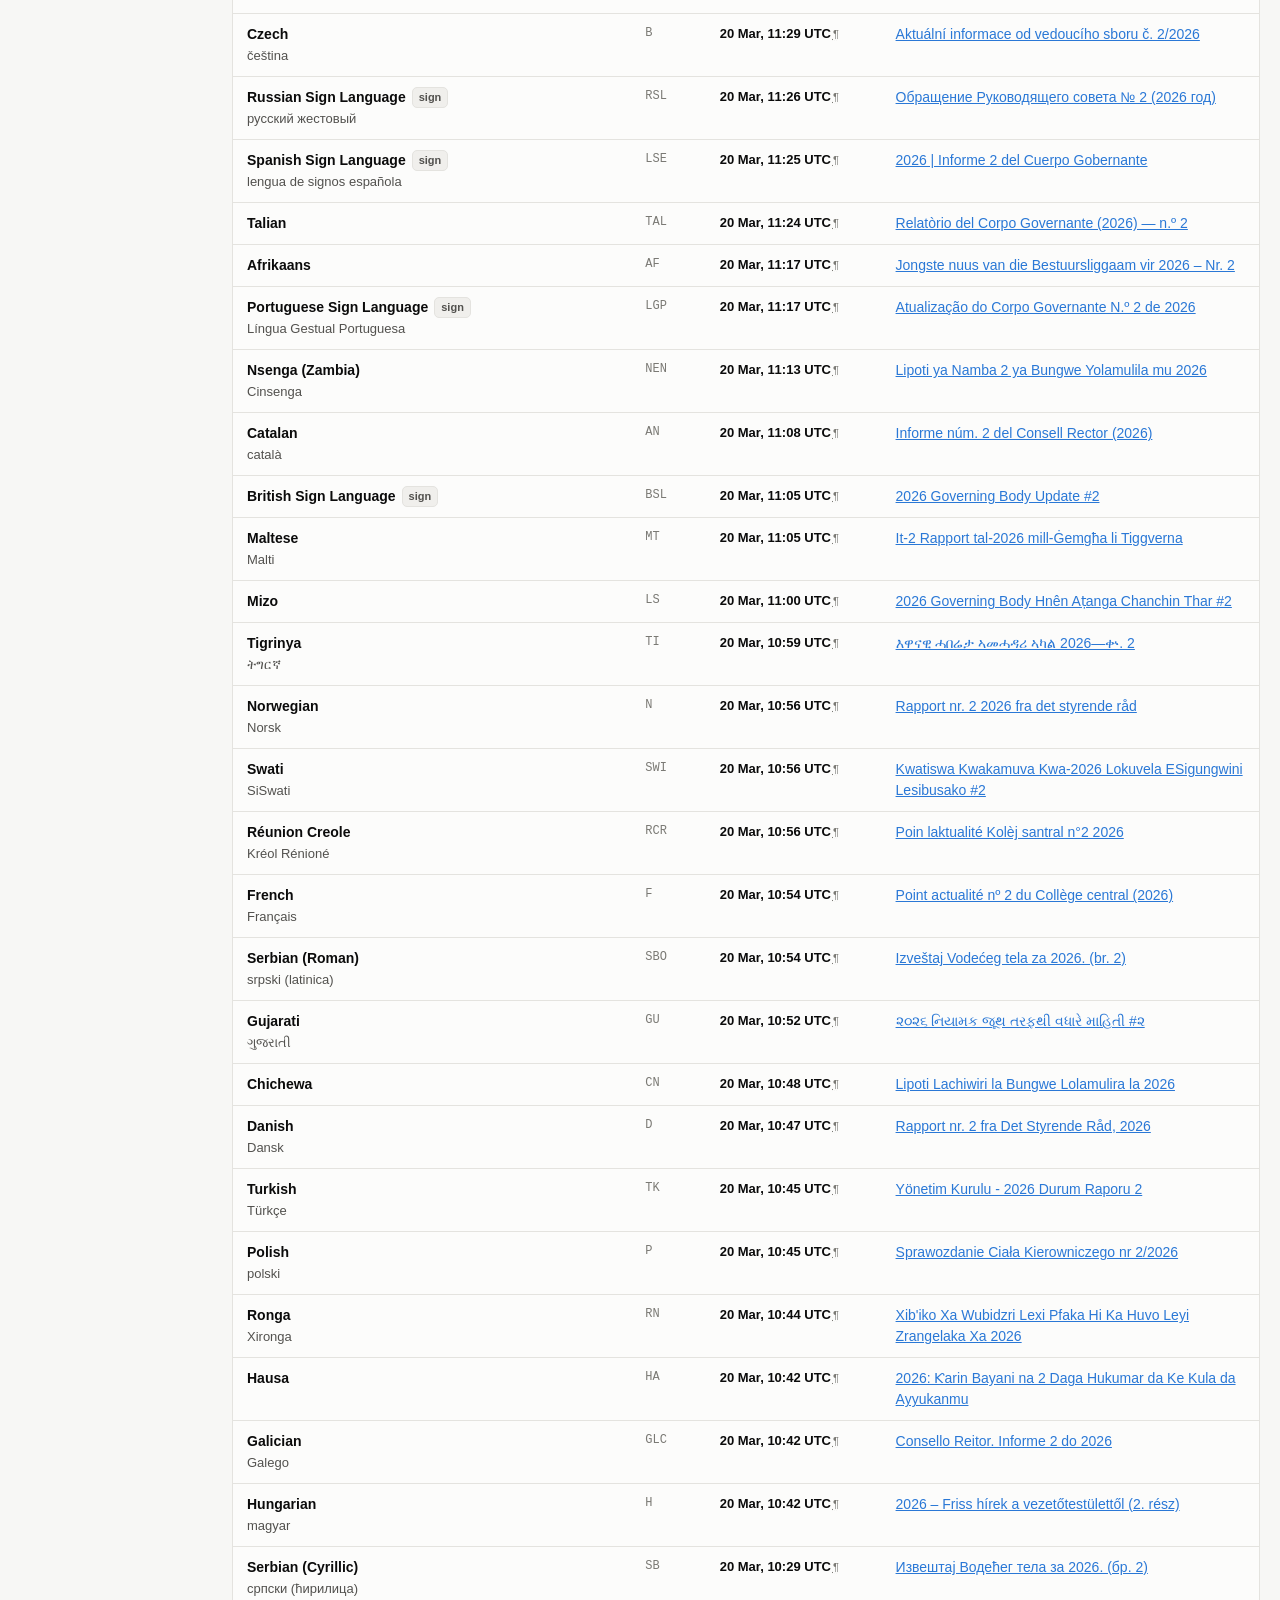
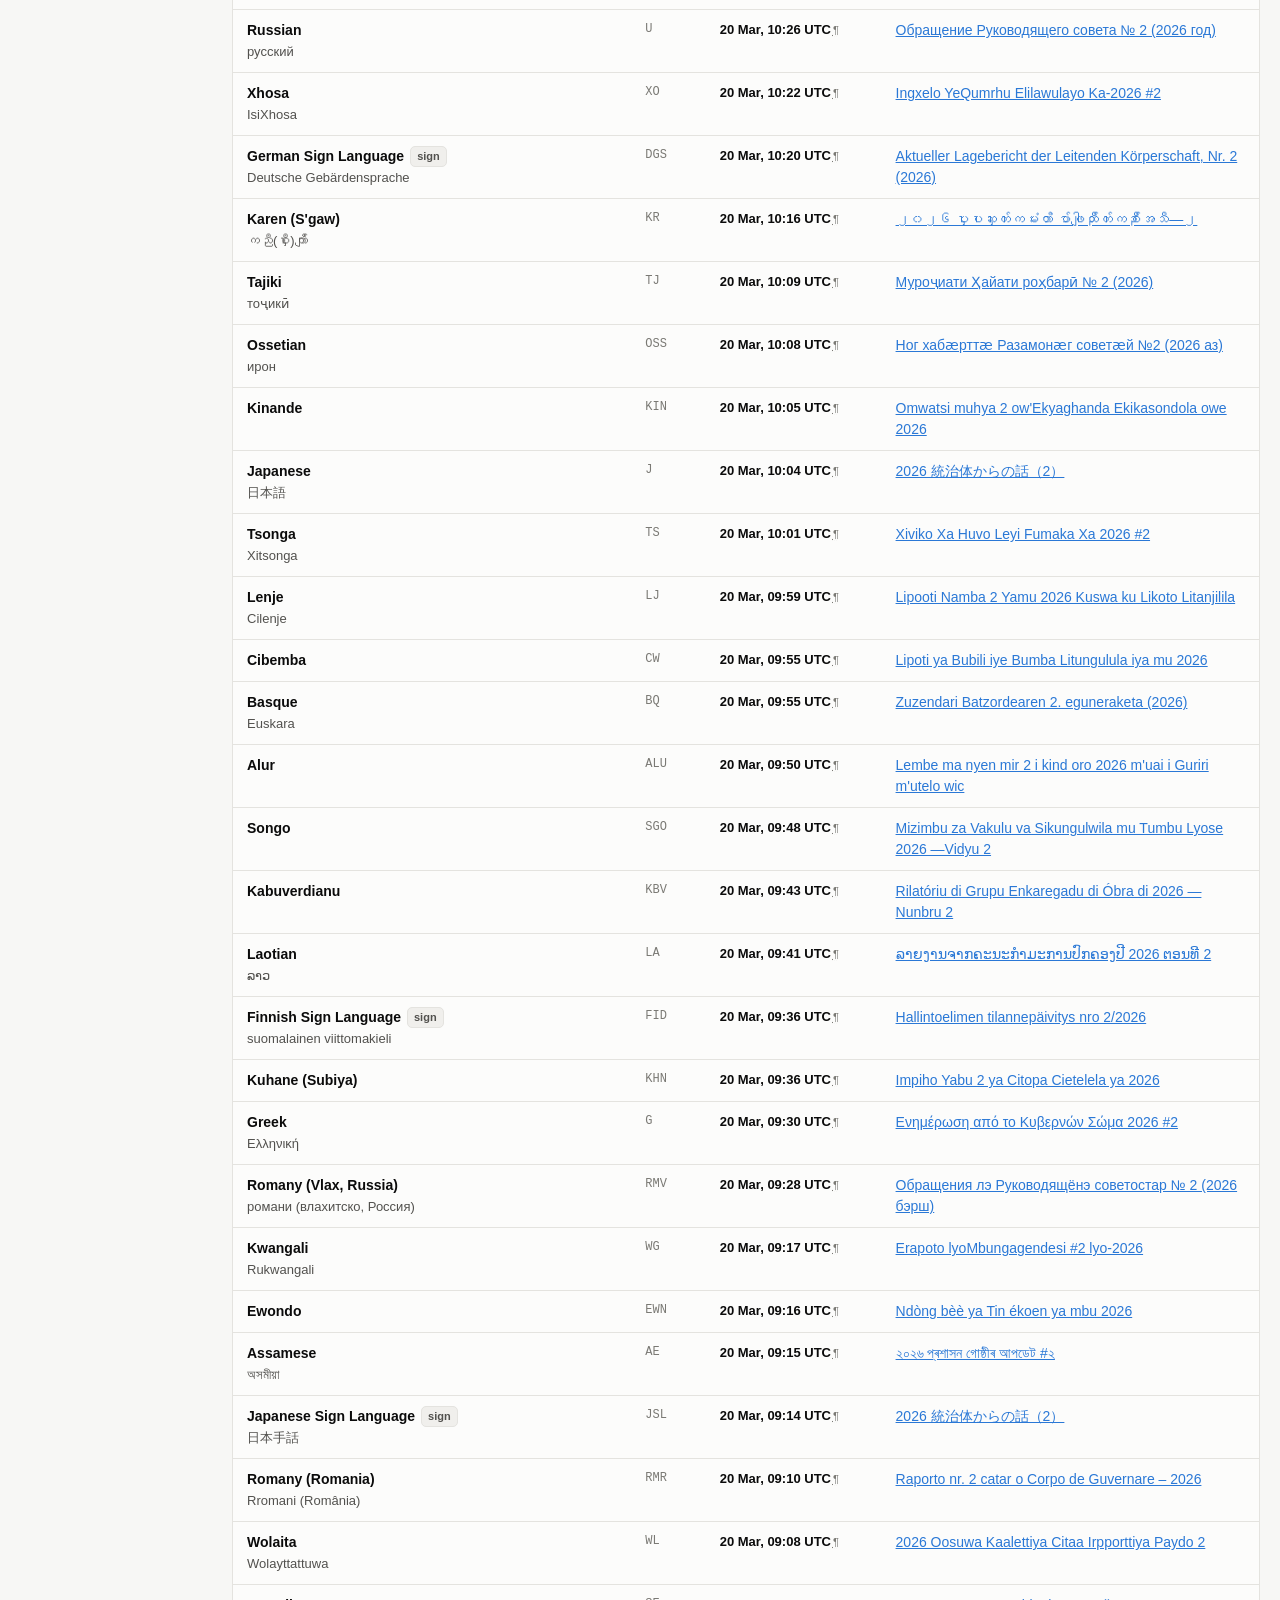
<file: update-2.html>
<!doctype html>
<html lang="en">
<head>
<meta charset="utf-8" />
<meta name="viewport" content="width=device-width, initial-scale=1" />
<title>Language availability archive — 2026 Governing Body Update #2</title>
<script>
  // Applied before first paint so neither the theme nor the menu width flashes.
  try {
    var t = localStorage.getItem("theme");
    if (t === "light" || t === "dark") { document.documentElement.setAttribute("data-theme", t); }
    // Only an explicit choice is applied here. With neither class the
    // stylesheet picks the default from a media query -- expanded on a wide
    // screen, collapsed on a narrow one. Do not test window.innerWidth: it is
    // 0 this early, before any layout.
    var r = localStorage.getItem("rail");
    if (r === "collapsed") { document.documentElement.className += " rail-collapsed"; }
    else if (r === "open") { document.documentElement.className += " rail-open"; }
  } catch (e) {}
</script>
<meta name="description" content="A reconstruction of how the 2026 Governing Body Update #2 rolled out across 449 languages, recovered from jw.org after the fact." />
<meta name="color-scheme" content="light dark" />
<link rel="stylesheet" href="assets/styles.css" />
</head>
<body data-report="data/report-1112024049.json">
<div class="wrap">

  <header class="masthead">
    <div>
      <p class="eyebrow">Language availability archive</p>
      <h1 id="update-title">2026 Governing Body Update #2</h1>
      <p class="sub" id="update-meta"></p>
    </div>
    <div class="theme-switch" role="group" aria-label="Colour theme">
      <button type="button" data-theme-choice="light" aria-pressed="false">Light</button>
      <button type="button" data-theme-choice="dark" aria-pressed="false">Dark</button>
      <button type="button" data-theme-choice="system" aria-pressed="true">System</button>
    </div>
  </header>

  <div id="error" class="err" hidden></div>

  <main id="main" hidden>

    <section class="card" aria-labelledby="hero-heading">
      <div class="hero">
        <h2 id="hero-heading" class="eyebrow" style="margin-bottom:12px">Languages reached</h2>
        <div class="hero-figure">
          <span class="hero-value" id="hero-value">—</span>
          <span class="hero-of" id="hero-of"></span>
          <span class="hero-pct" id="hero-pct"></span>
        </div>
        <div class="meter" role="img" aria-labelledby="meter-caption">
          <div class="meter-fill" id="meter-fill" style="width:0%"></div>
        </div>
        <p class="meter-caption" id="meter-caption"></p>
      </div>
      <div class="tiles" id="tiles"></div>
    </section>

    <section class="card" aria-labelledby="chart-heading">
      <div class="card-head">
        <h2 class="card-title" id="chart-heading">Languages prepared over time</h2>
        <ul class="chart-dates" id="chart-dates" hidden></ul>
      </div>
      <div class="chart-body">
        <svg class="chart-svg" id="chart" role="img" aria-labelledby="chart-heading chart-desc">
          <desc id="chart-desc"></desc>
        </svg>
        <div class="tooltip" id="tooltip" role="status" aria-live="off"></div>
      </div>
    </section>

    <div class="tabs" role="tablist" aria-label="Report views">
      <button class="tab" role="tab" id="tab-published" aria-controls="panel-published" aria-selected="true">
        Languages <span class="badge" id="count-published"></span>
      </button>
      <button class="tab" role="tab" id="tab-pending" aria-controls="panel-pending" aria-selected="false">
        Never received <span class="badge" id="count-pending"></span>
      </button>
      <button class="tab" role="tab" id="tab-activity" aria-controls="panel-activity" aria-selected="false">
        Activity <span class="badge" id="count-activity"></span>
      </button>
    </div>

    <section class="panel" role="tabpanel" id="panel-published" aria-labelledby="tab-published">
      <div class="controls">
        <input class="search" id="search-published" type="search" placeholder="Search language, code, or title…" aria-label="Search languages" />
        <span class="result-count" id="result-published"></span>
      </div>
      <div class="table-scroll">
        <table id="table-published">
          <thead>
            <tr>
              <th class="sortable" data-sort="name" scope="col">Language <span class="arrow">↑</span></th>
              <th scope="col">Code</th>
              <th class="sortable" data-sort="published_at" scope="col">Prepared <span class="arrow">↑</span></th>
              <th scope="col">Title in that language</th>
            </tr>
          </thead>
          <tbody></tbody>
        </table>
        <p class="empty" id="empty-published" hidden>No languages match that search.</p>
      </div>
      <p class="card-note" id="published-legend"></p>
    </section>

    <section class="panel" role="tabpanel" id="panel-pending" aria-labelledby="tab-pending" hidden>
      <p class="card-note" id="pending-note" style="margin:0 0 12px"></p>
      <div class="controls">
        <input class="search" id="search-pending" type="search" placeholder="Search pending languages…" aria-label="Search pending languages" />
        <span class="result-count" id="result-pending"></span>
      </div>
      <div class="table-scroll">
        <table id="table-pending">
          <thead>
            <tr>
              <th class="sortable" data-sort="name" scope="col">Language <span class="arrow">↑</span></th>
              <th scope="col">Native name</th>
              <th scope="col">Code</th>
              <th class="sortable" data-sort="script" scope="col">Script <span class="arrow">↑</span></th>
            </tr>
          </thead>
          <tbody></tbody>
        </table>
        <p class="empty" id="empty-pending" hidden>Every language from the baseline received this update.</p>
      </div>
    </section>

    <section class="panel" role="tabpanel" id="panel-activity" aria-labelledby="tab-activity" hidden>
      <div class="activity-head">
        <div class="seg" role="group" aria-label="Group publishes by">
          <span class="seg-label">Group</span>
          <button type="button" data-activity-group="hour" aria-pressed="true">Hour</button>
          <button type="button" data-activity-group="day" aria-pressed="false">Day</button>
        </div>
        <p class="card-note" id="activity-note"></p>
      </div>
      <ul class="feed" id="feed"></ul>
      <p class="empty" id="empty-activity" hidden>No changes recorded yet.</p>
    </section>

    <div id="integrity" class="notice" hidden></div>

    <footer>
      <p id="footer-source"></p>
      <p id="footer-method"></p>
      <p id="footer-checked"></p>
    </footer>

  </main>
</div>
<script src="assets/app.js"></script>
</body>
</html>
</file>
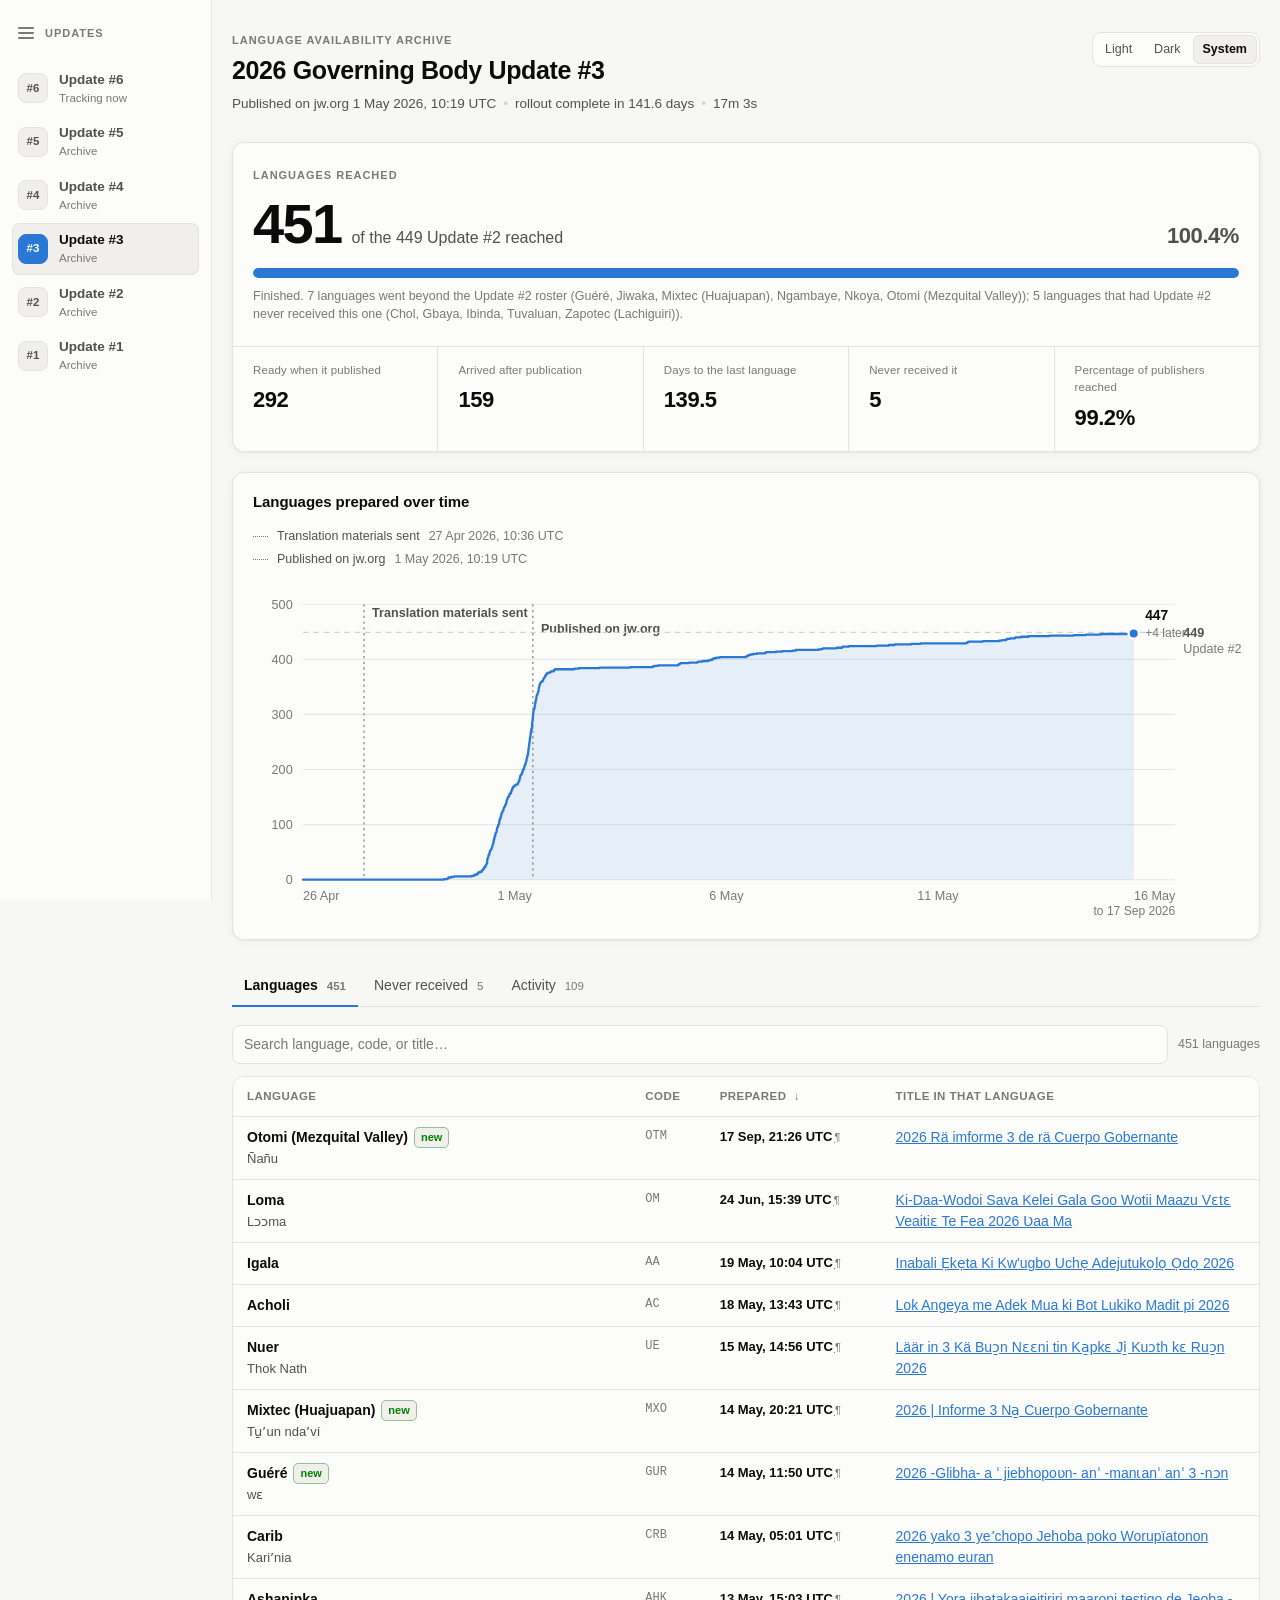
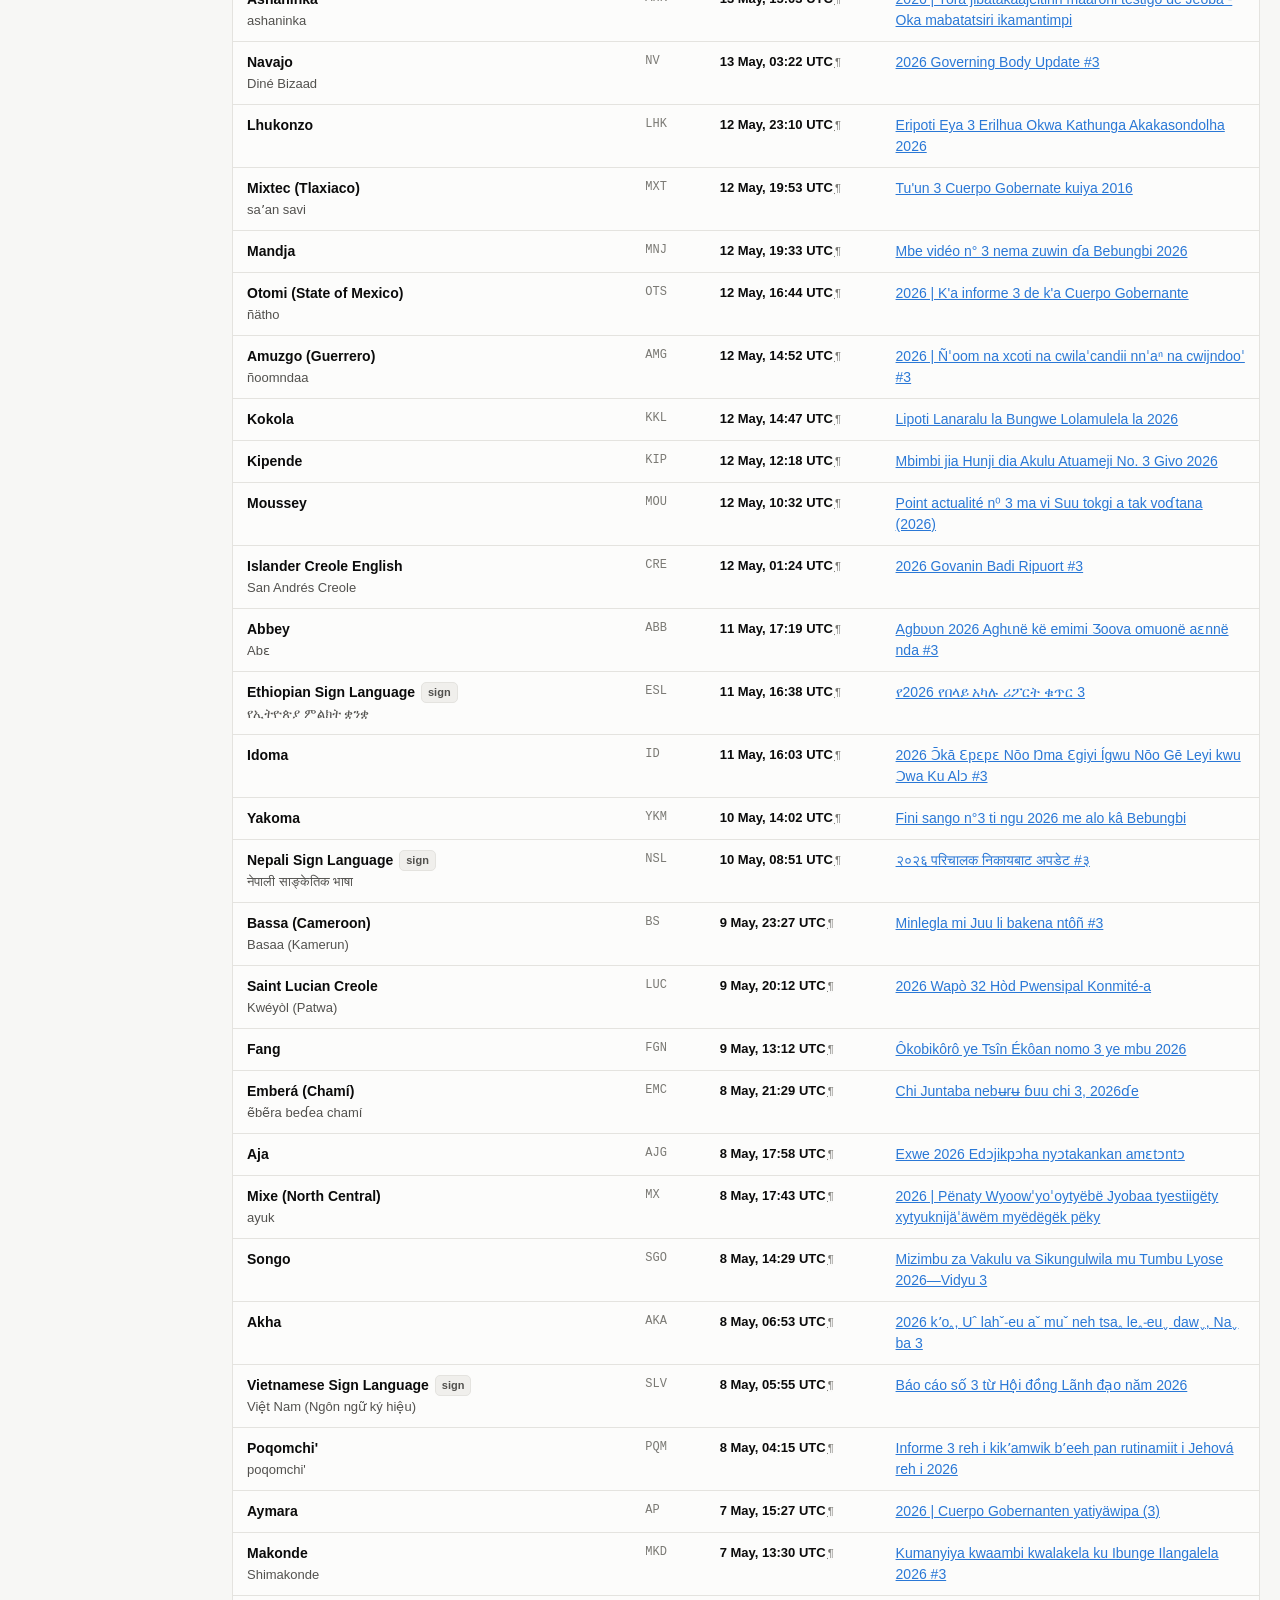
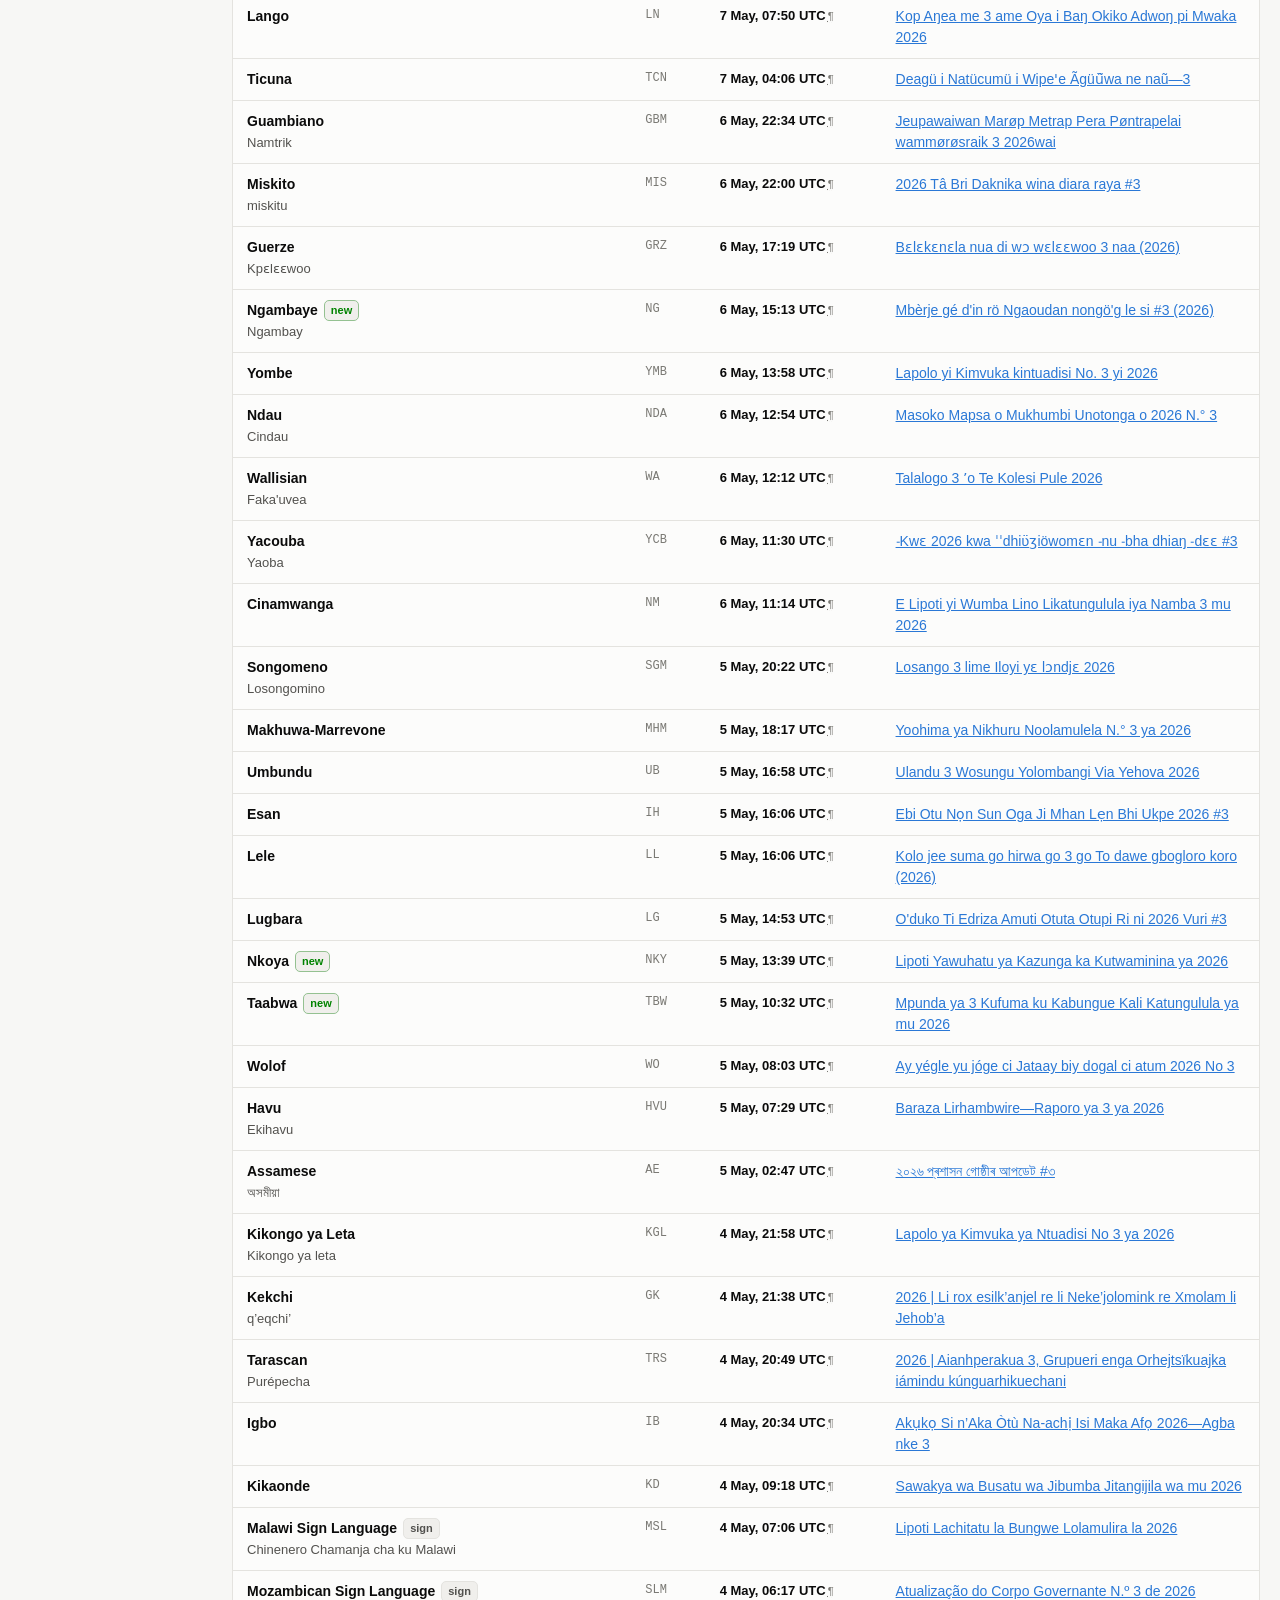
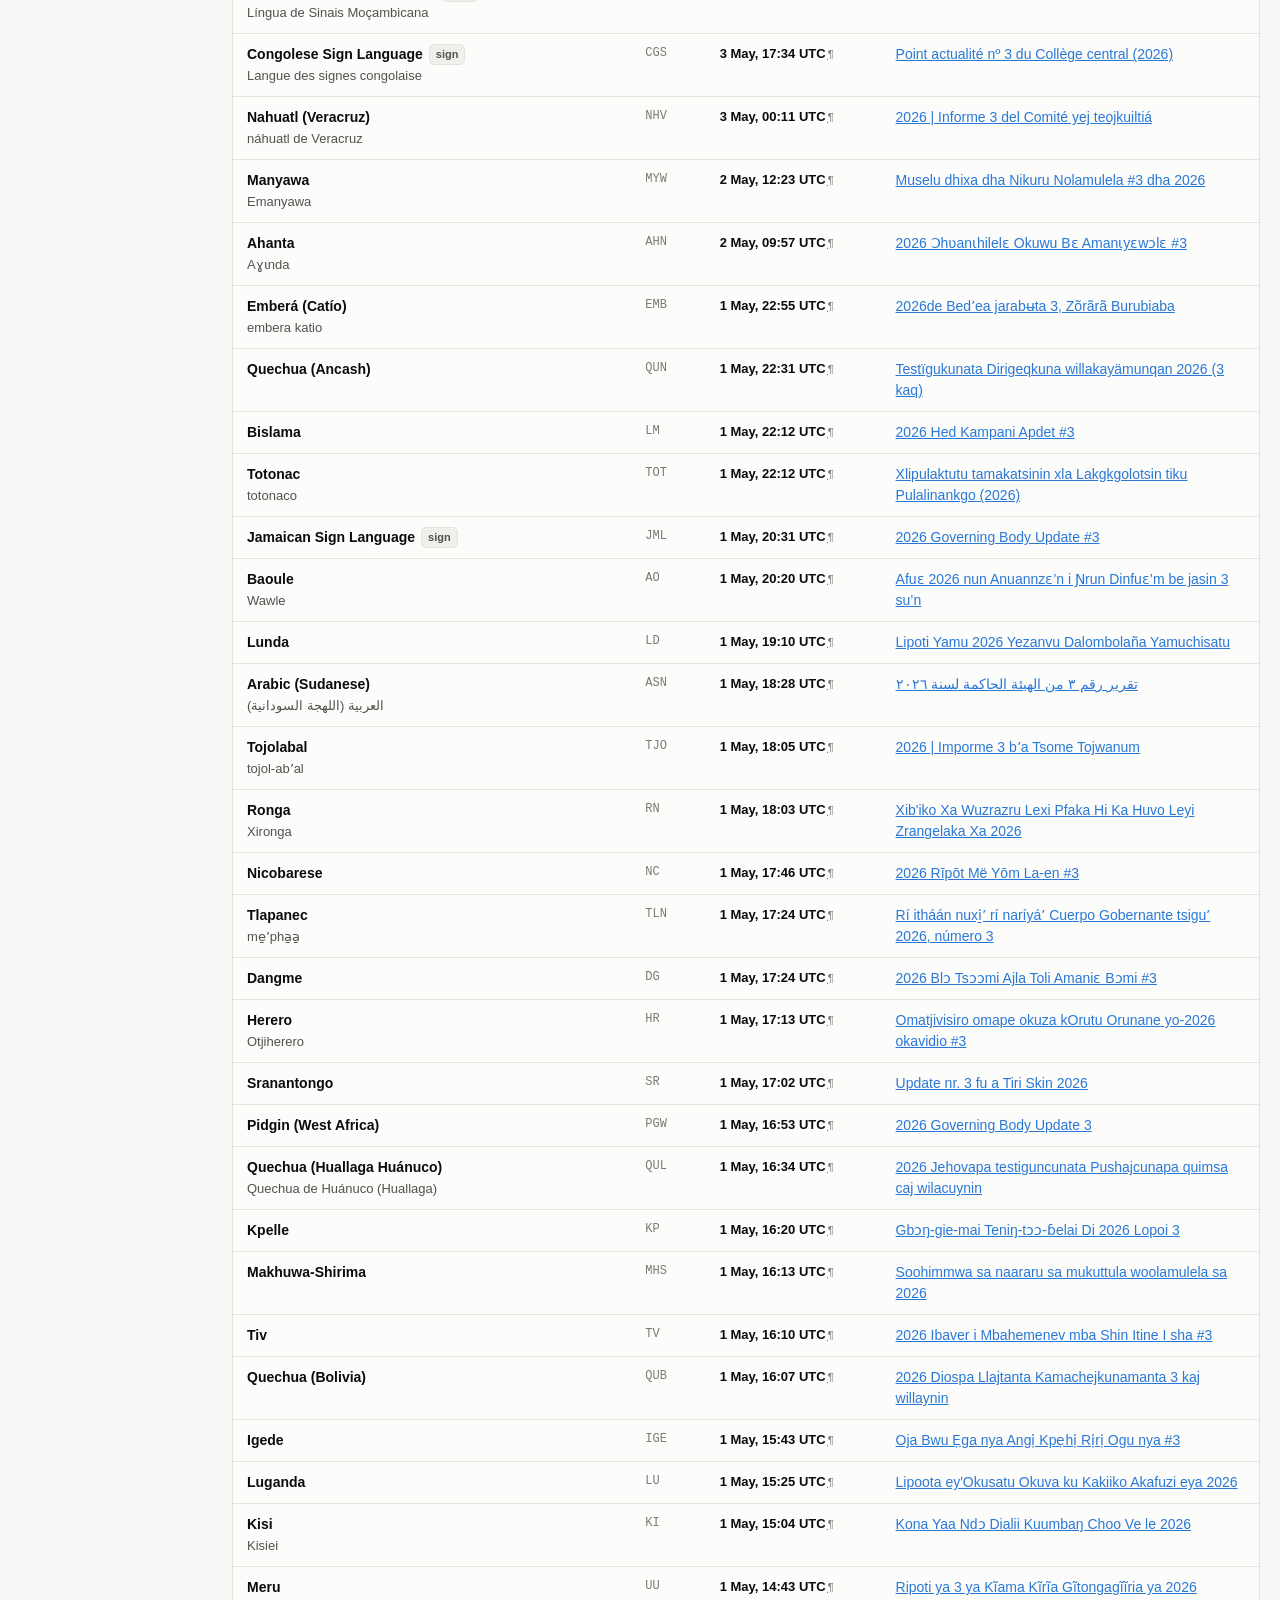
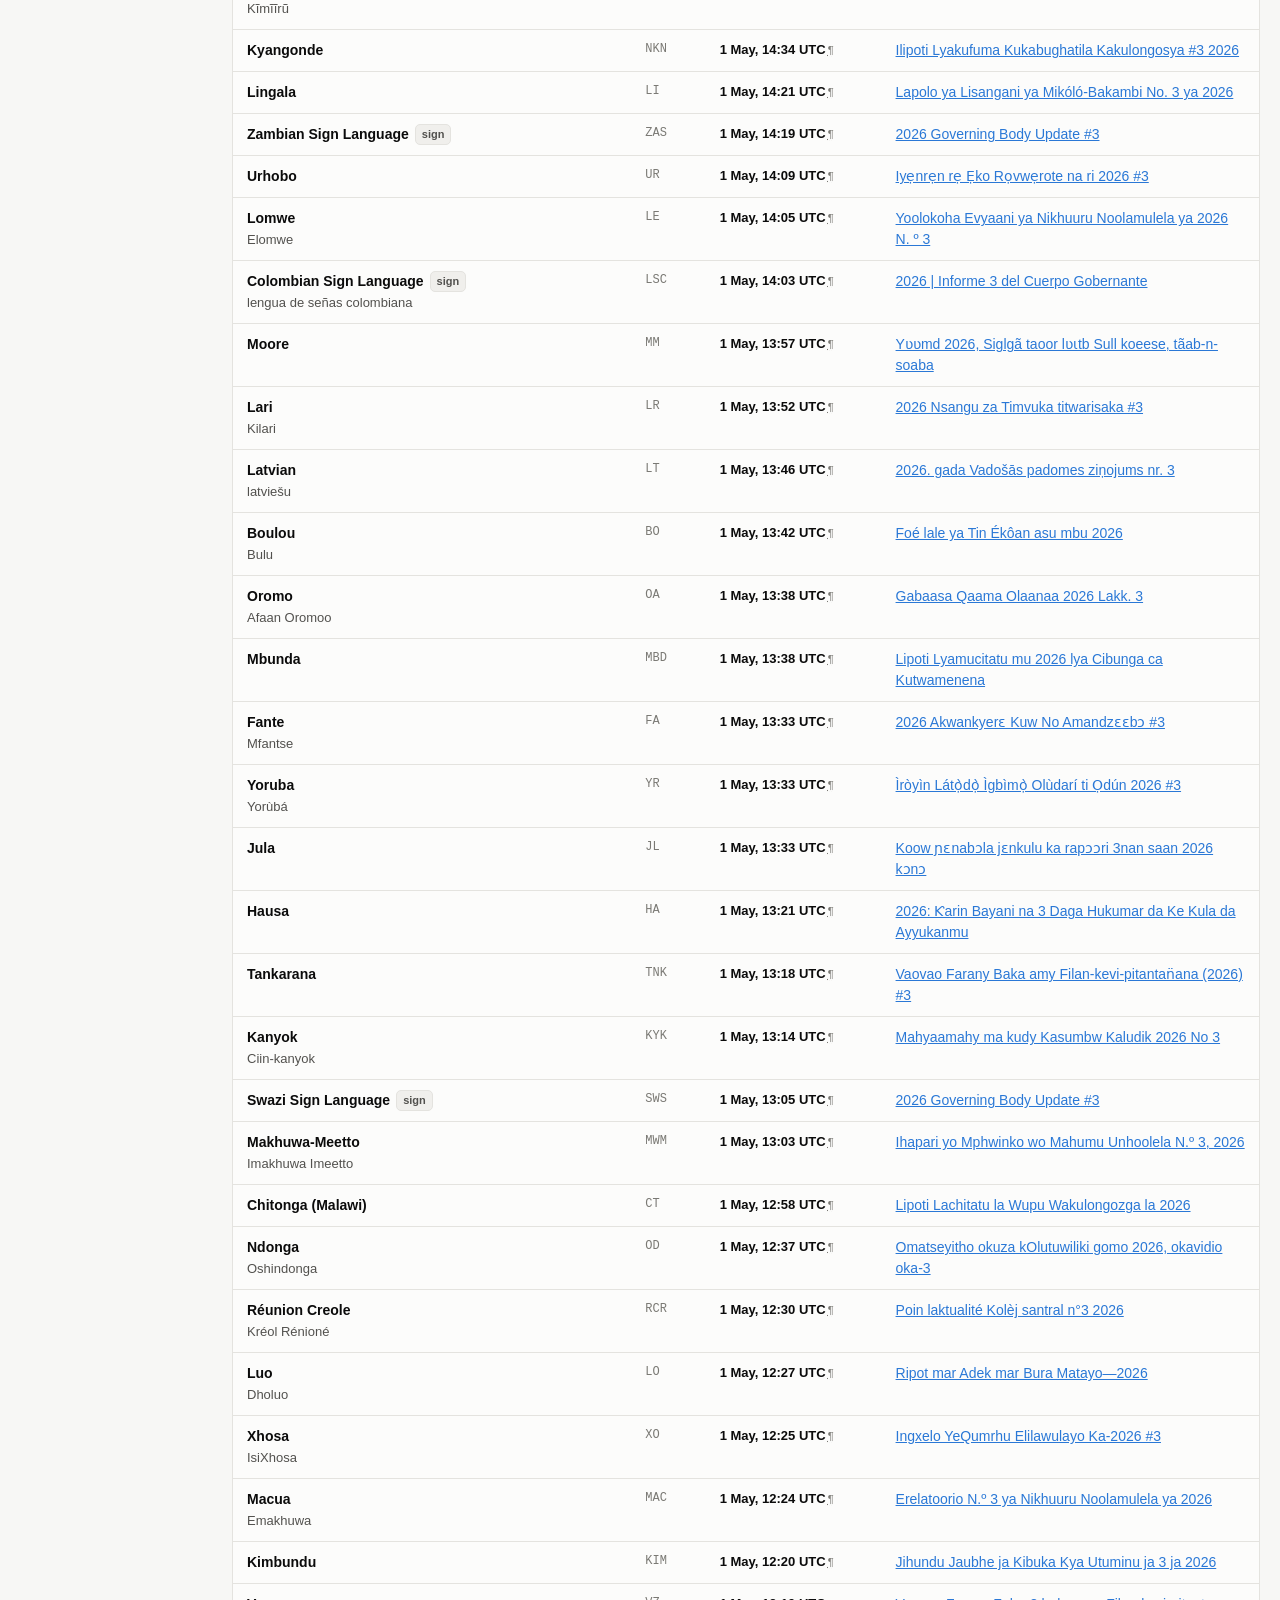
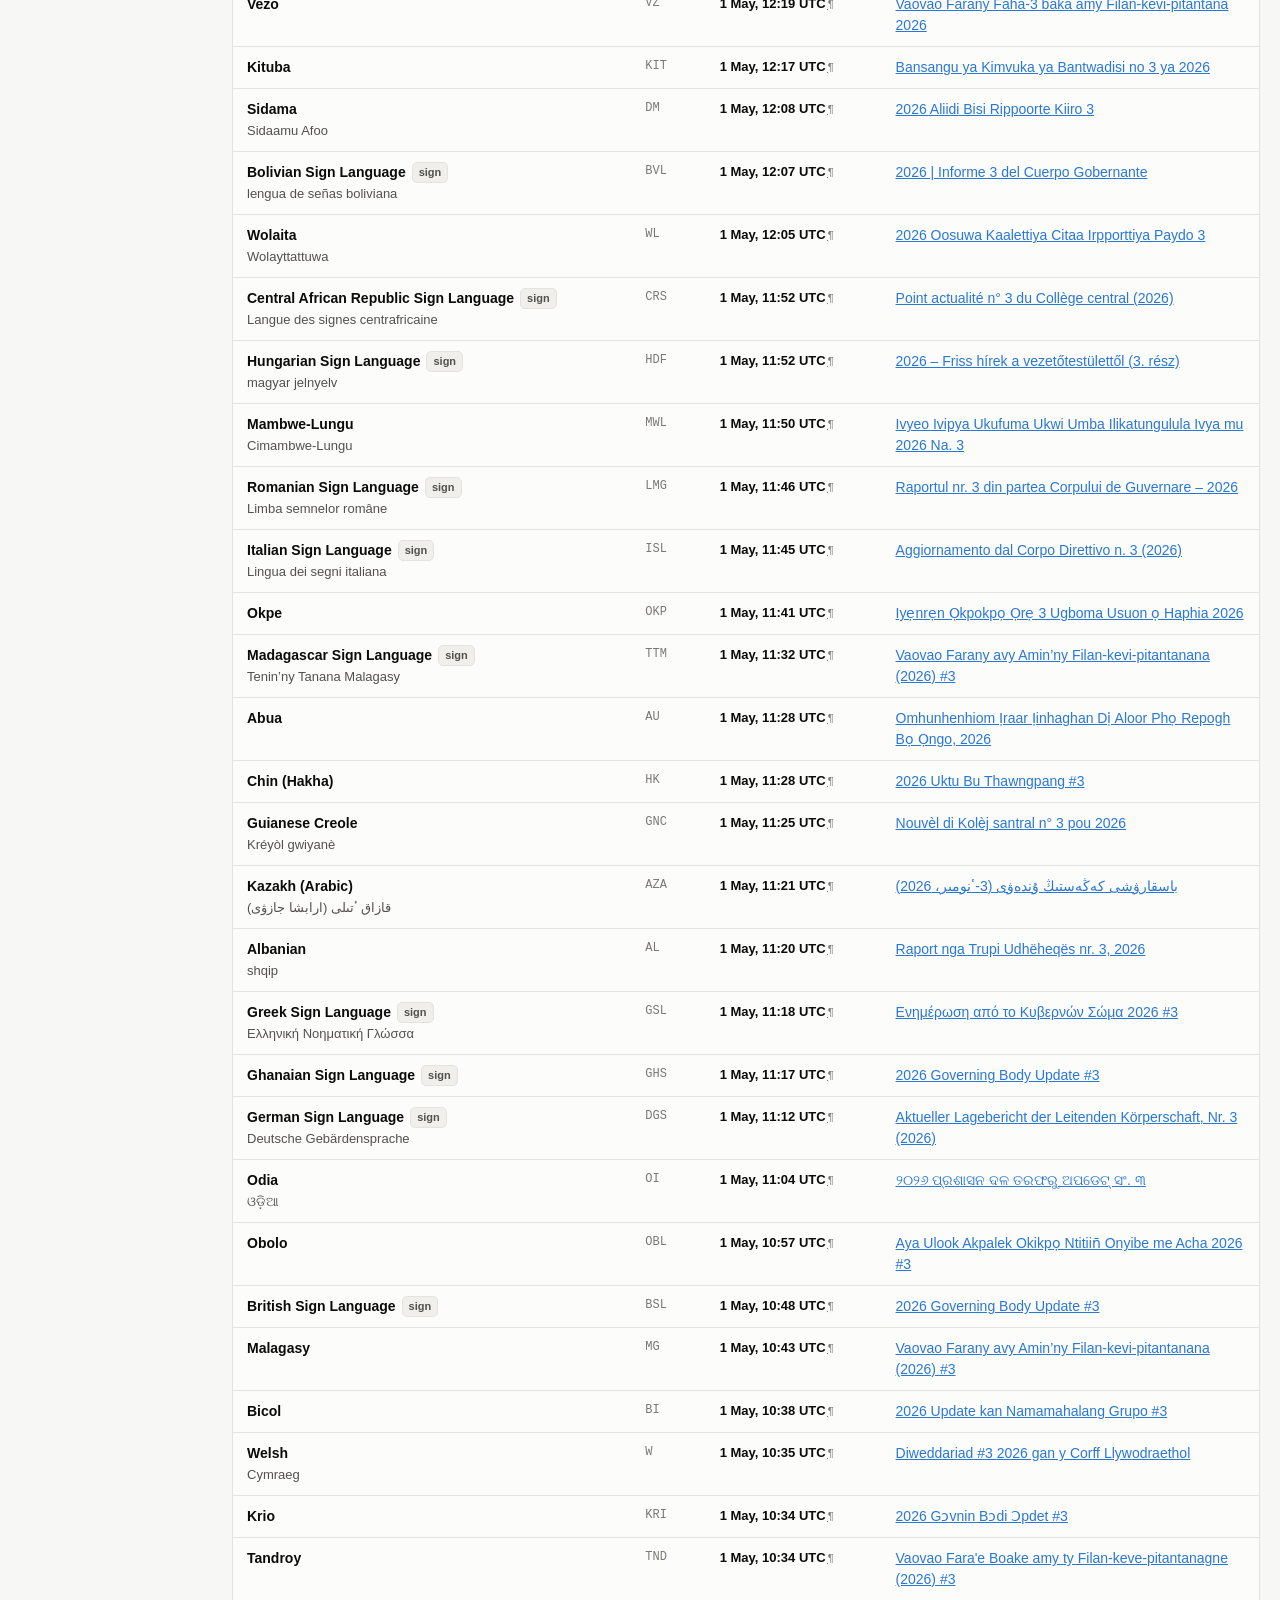
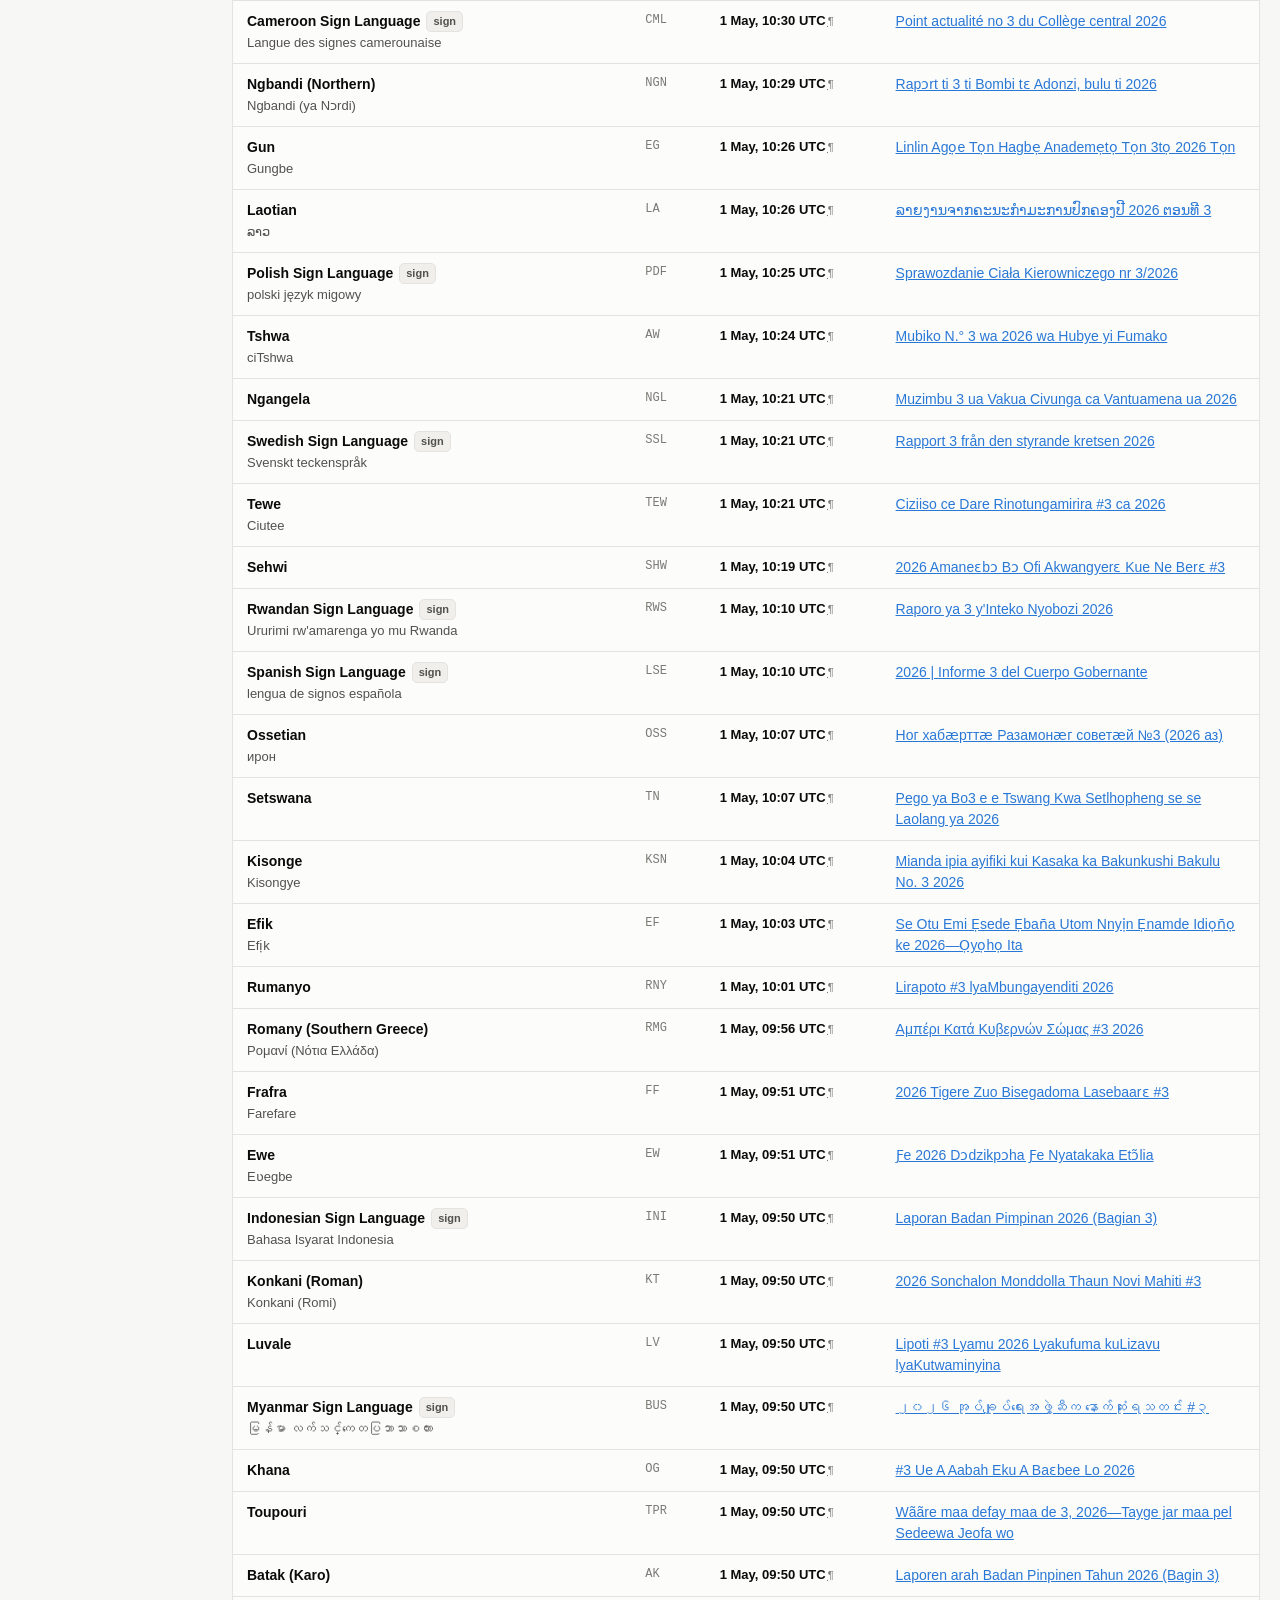
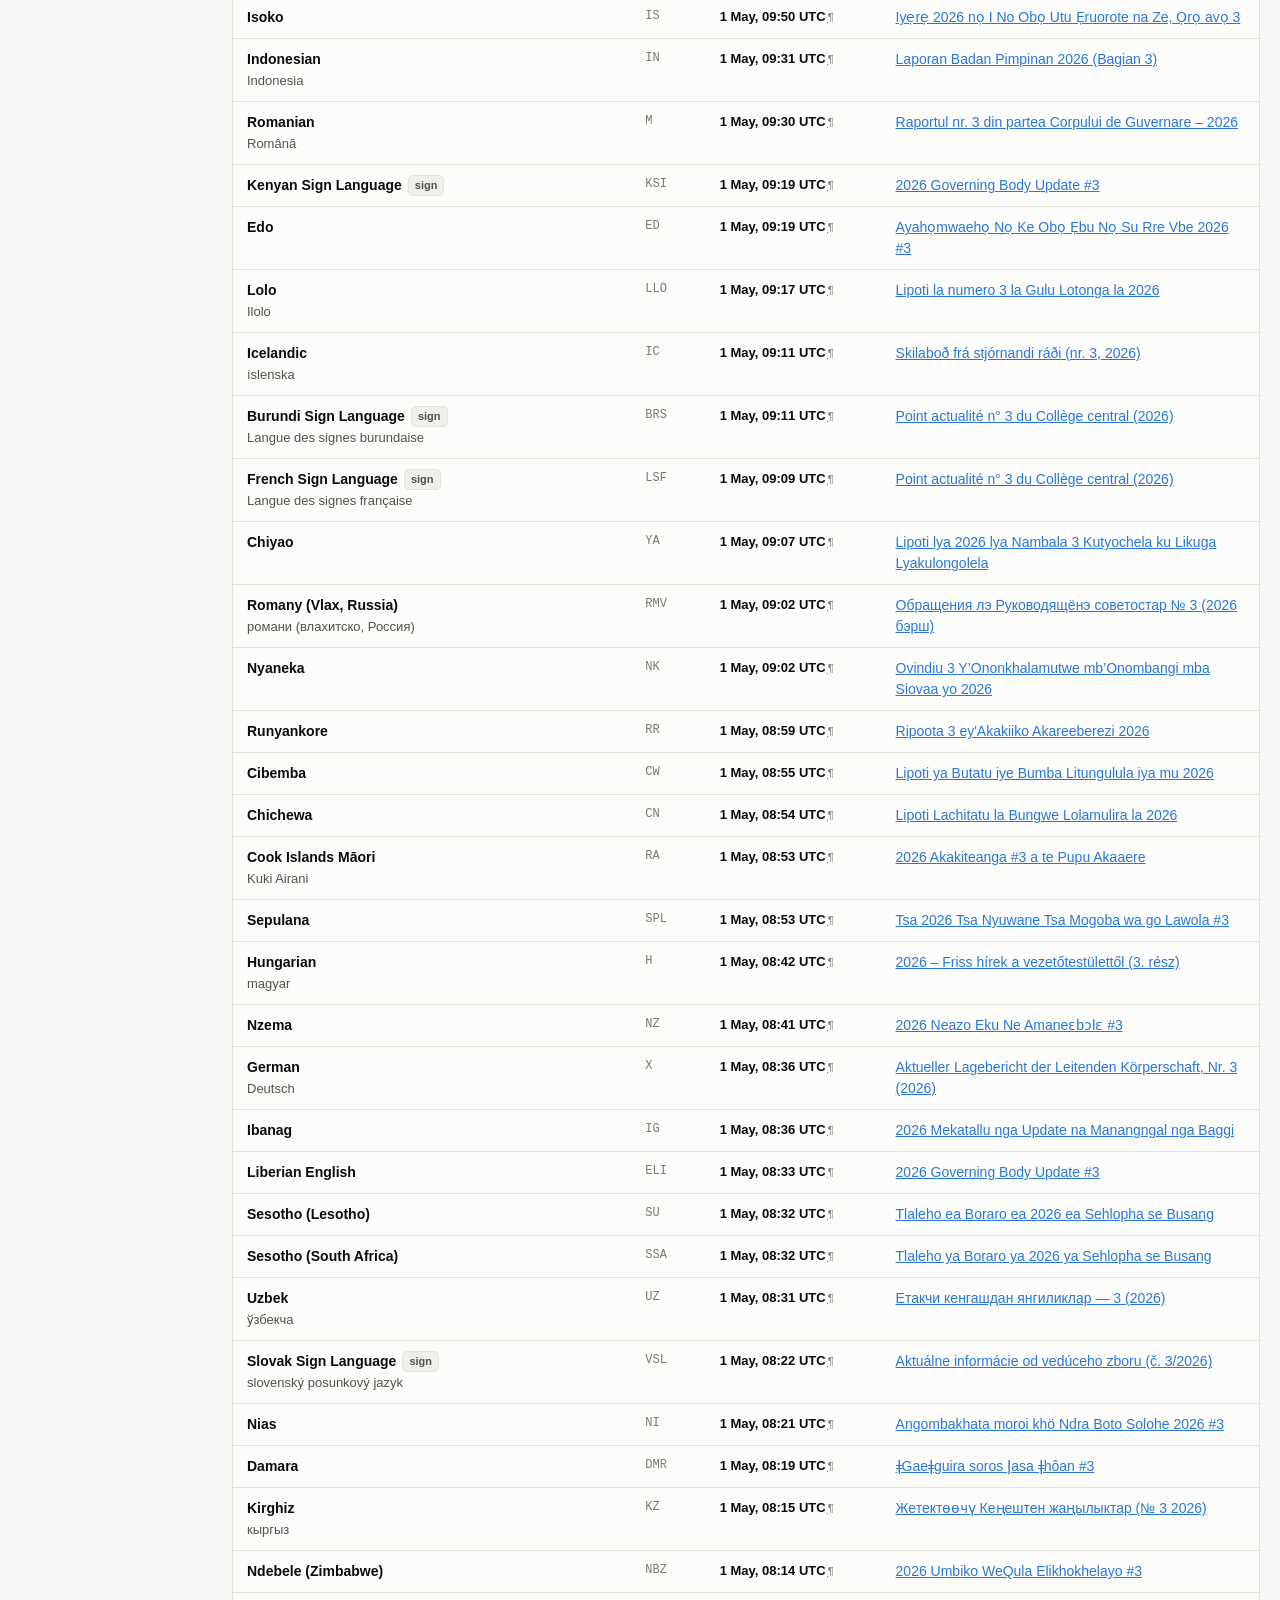
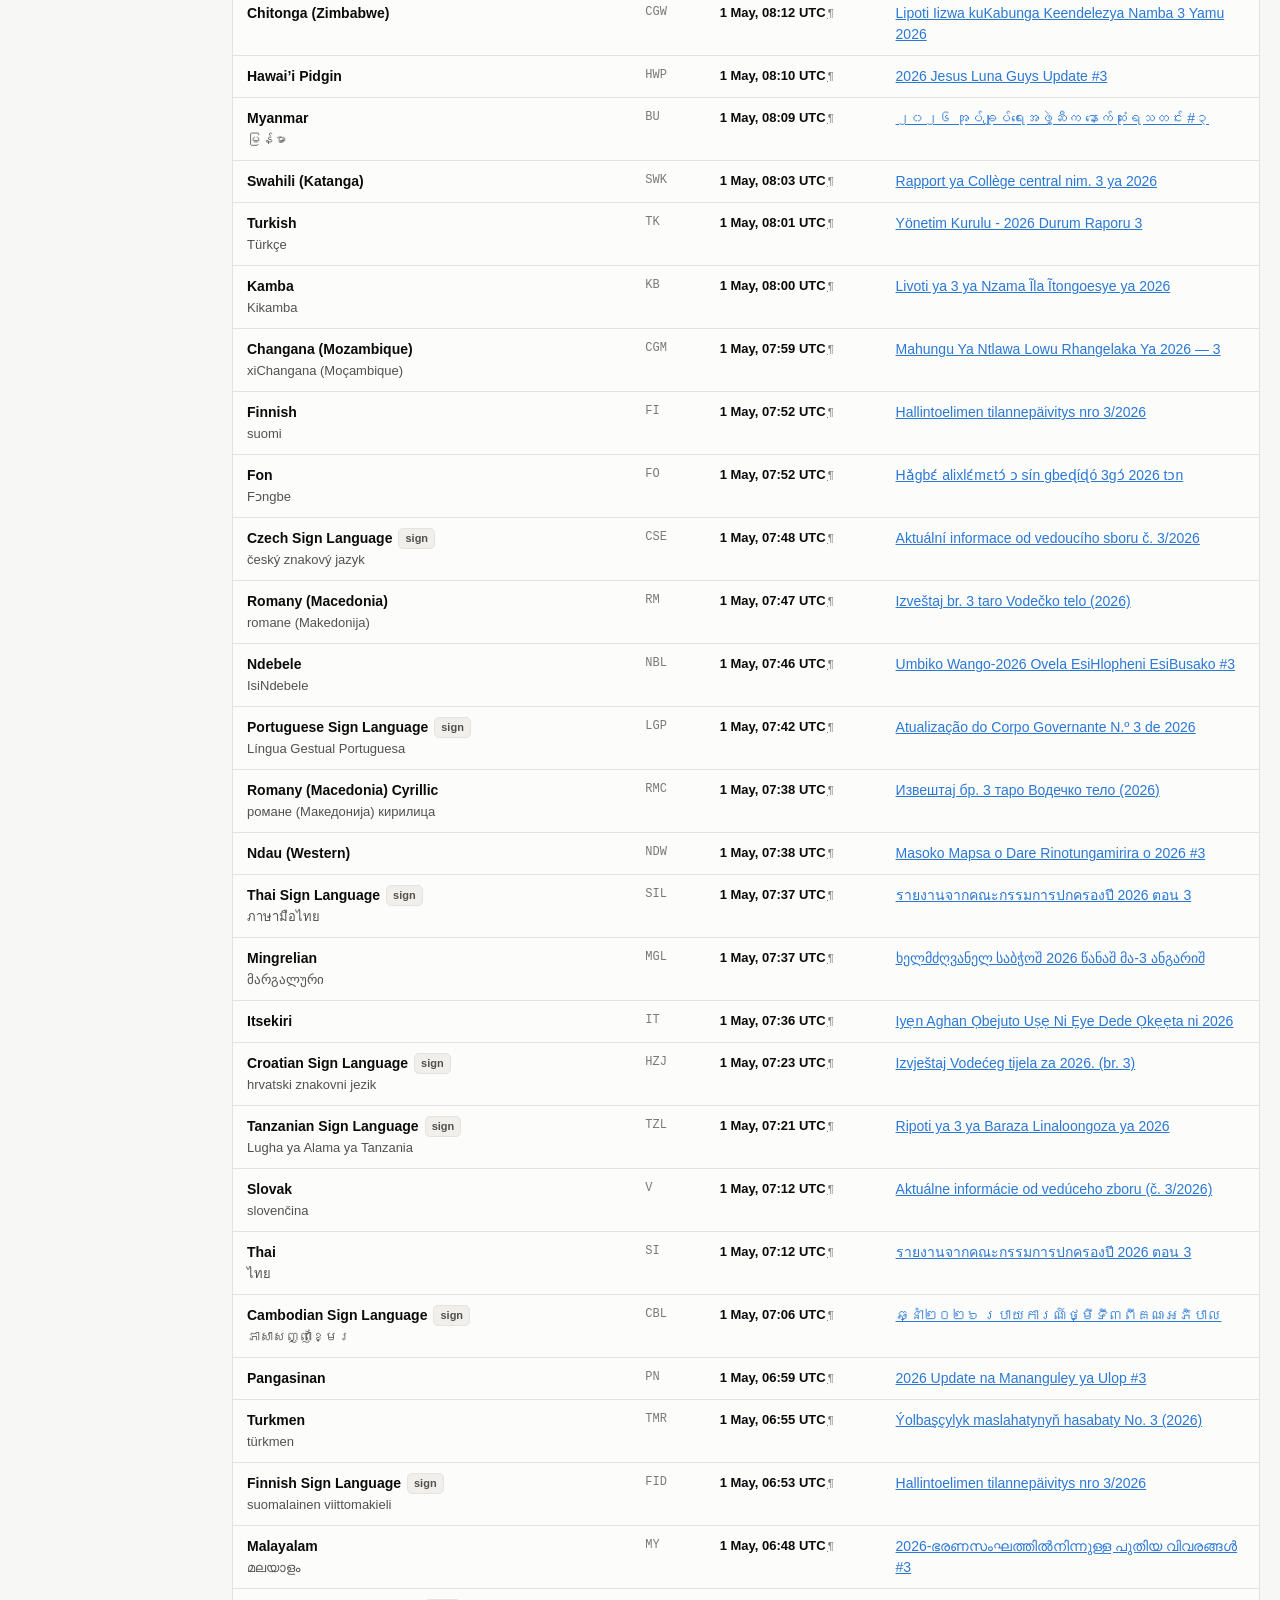
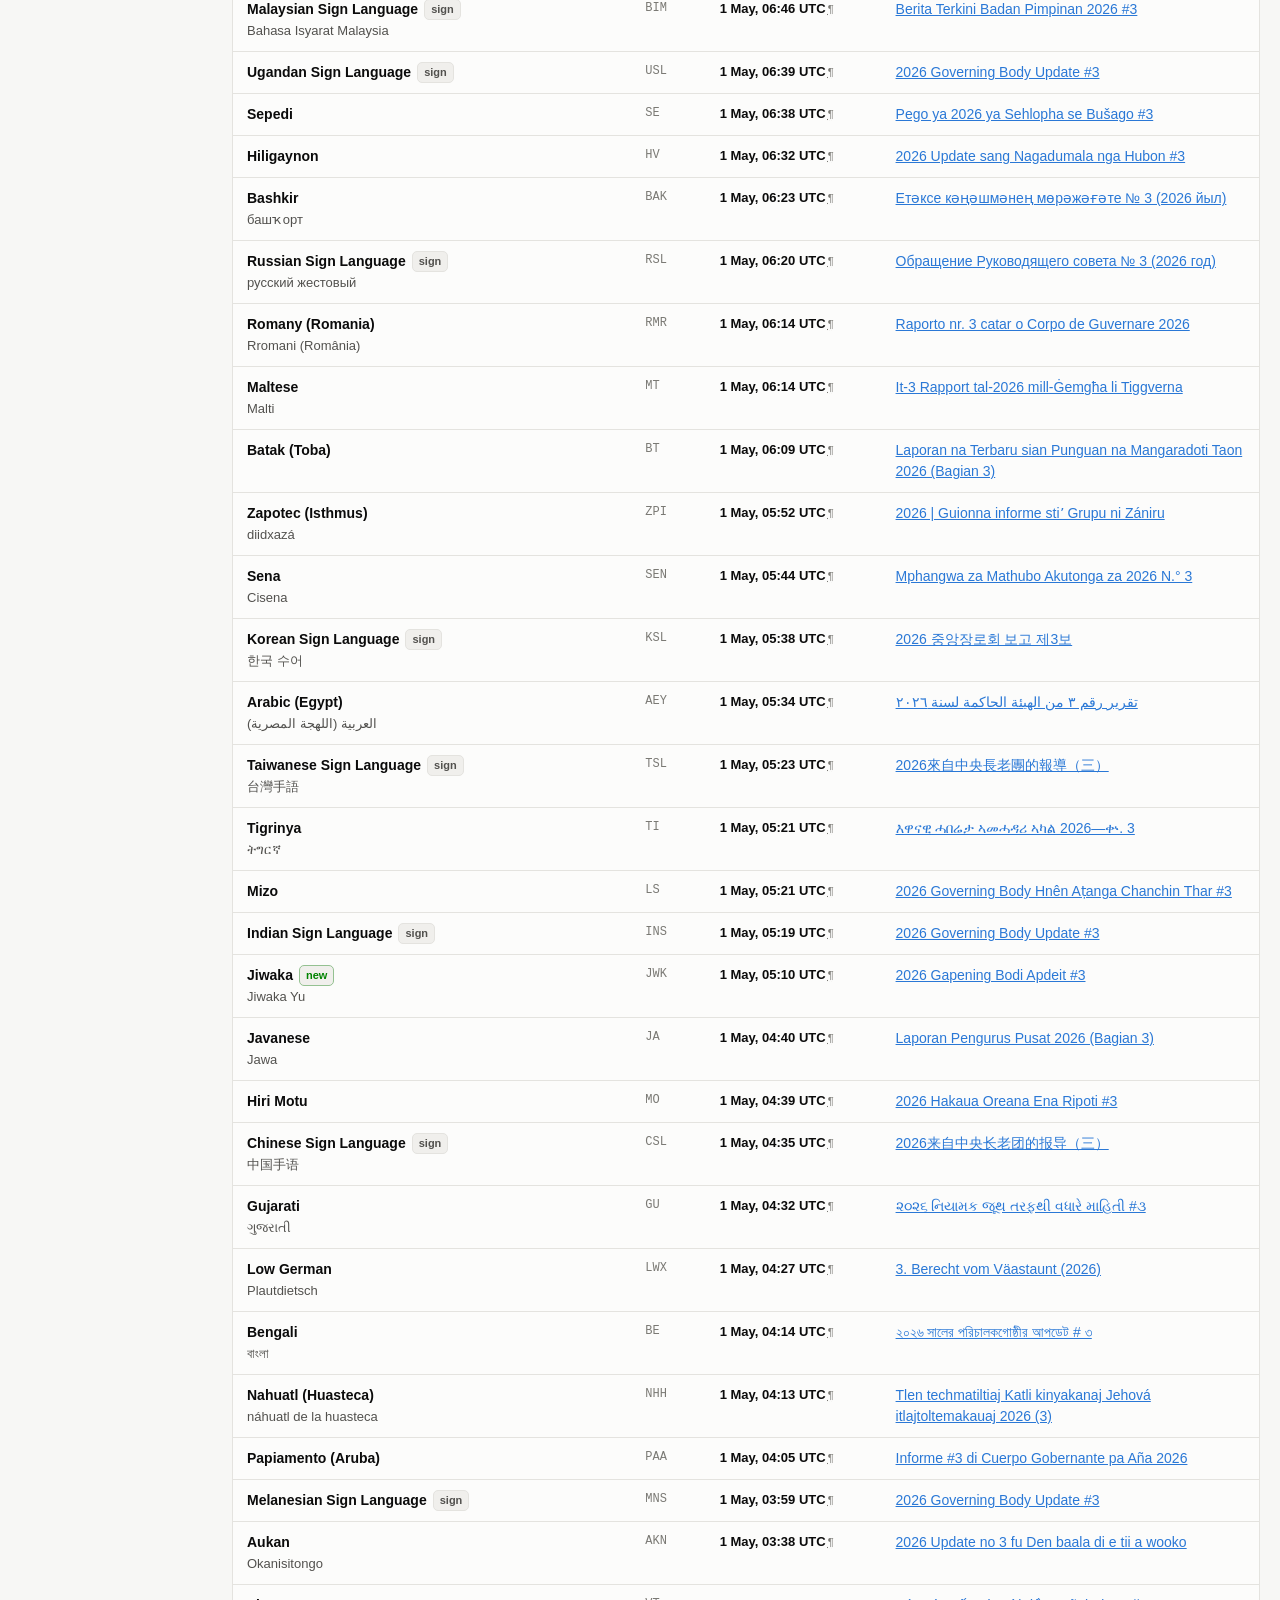
<file: update-3.html>
<!doctype html>
<html lang="en">
<head>
<meta charset="utf-8" />
<meta name="viewport" content="width=device-width, initial-scale=1" />
<title>Language availability archive — 2026 Governing Body Update #3</title>
<script>
  // Applied before first paint so neither the theme nor the menu width flashes.
  try {
    var t = localStorage.getItem("theme");
    if (t === "light" || t === "dark") { document.documentElement.setAttribute("data-theme", t); }
    // Only an explicit choice is applied here. With neither class the
    // stylesheet picks the default from a media query -- expanded on a wide
    // screen, collapsed on a narrow one. Do not test window.innerWidth: it is
    // 0 this early, before any layout.
    var r = localStorage.getItem("rail");
    if (r === "collapsed") { document.documentElement.className += " rail-collapsed"; }
    else if (r === "open") { document.documentElement.className += " rail-open"; }
  } catch (e) {}
</script>
<meta name="description" content="A reconstruction of how the 2026 Governing Body Update #3 rolled out across 451 languages, recovered from jw.org after the fact." />
<meta name="color-scheme" content="light dark" />
<link rel="stylesheet" href="assets/styles.css" />
</head>
<body data-report="data/report-1112024050.json">
<div class="wrap">

  <header class="masthead">
    <div>
      <p class="eyebrow">Language availability archive</p>
      <h1 id="update-title">2026 Governing Body Update #3</h1>
      <p class="sub" id="update-meta"></p>
    </div>
    <div class="theme-switch" role="group" aria-label="Colour theme">
      <button type="button" data-theme-choice="light" aria-pressed="false">Light</button>
      <button type="button" data-theme-choice="dark" aria-pressed="false">Dark</button>
      <button type="button" data-theme-choice="system" aria-pressed="true">System</button>
    </div>
  </header>

  <div id="error" class="err" hidden></div>

  <main id="main" hidden>

    <section class="card" aria-labelledby="hero-heading">
      <div class="hero">
        <h2 id="hero-heading" class="eyebrow" style="margin-bottom:12px">Languages reached</h2>
        <div class="hero-figure">
          <span class="hero-value" id="hero-value">—</span>
          <span class="hero-of" id="hero-of"></span>
          <span class="hero-pct" id="hero-pct"></span>
        </div>
        <div class="meter" role="img" aria-labelledby="meter-caption">
          <div class="meter-fill" id="meter-fill" style="width:0%"></div>
        </div>
        <p class="meter-caption" id="meter-caption"></p>
      </div>
      <div class="tiles" id="tiles"></div>
    </section>

    <section class="card" aria-labelledby="chart-heading">
      <div class="card-head">
        <h2 class="card-title" id="chart-heading">Languages prepared over time</h2>
        <ul class="chart-dates" id="chart-dates" hidden></ul>
      </div>
      <div class="chart-body">
        <svg class="chart-svg" id="chart" role="img" aria-labelledby="chart-heading chart-desc">
          <desc id="chart-desc"></desc>
        </svg>
        <div class="tooltip" id="tooltip" role="status" aria-live="off"></div>
      </div>
    </section>

    <div class="tabs" role="tablist" aria-label="Report views">
      <button class="tab" role="tab" id="tab-published" aria-controls="panel-published" aria-selected="true">
        Languages <span class="badge" id="count-published"></span>
      </button>
      <button class="tab" role="tab" id="tab-pending" aria-controls="panel-pending" aria-selected="false">
        Never received <span class="badge" id="count-pending"></span>
      </button>
      <button class="tab" role="tab" id="tab-activity" aria-controls="panel-activity" aria-selected="false">
        Activity <span class="badge" id="count-activity"></span>
      </button>
    </div>

    <section class="panel" role="tabpanel" id="panel-published" aria-labelledby="tab-published">
      <div class="controls">
        <input class="search" id="search-published" type="search" placeholder="Search language, code, or title…" aria-label="Search languages" />
        <span class="result-count" id="result-published"></span>
      </div>
      <div class="table-scroll">
        <table id="table-published">
          <thead>
            <tr>
              <th class="sortable" data-sort="name" scope="col">Language <span class="arrow">↑</span></th>
              <th scope="col">Code</th>
              <th class="sortable" data-sort="published_at" scope="col">Prepared <span class="arrow">↑</span></th>
              <th scope="col">Title in that language</th>
            </tr>
          </thead>
          <tbody></tbody>
        </table>
        <p class="empty" id="empty-published" hidden>No languages match that search.</p>
      </div>
      <p class="card-note" id="published-legend"></p>
    </section>

    <section class="panel" role="tabpanel" id="panel-pending" aria-labelledby="tab-pending" hidden>
      <p class="card-note" id="pending-note" style="margin:0 0 12px"></p>
      <div class="controls">
        <input class="search" id="search-pending" type="search" placeholder="Search pending languages…" aria-label="Search pending languages" />
        <span class="result-count" id="result-pending"></span>
      </div>
      <div class="table-scroll">
        <table id="table-pending">
          <thead>
            <tr>
              <th class="sortable" data-sort="name" scope="col">Language <span class="arrow">↑</span></th>
              <th scope="col">Native name</th>
              <th scope="col">Code</th>
              <th class="sortable" data-sort="script" scope="col">Script <span class="arrow">↑</span></th>
            </tr>
          </thead>
          <tbody></tbody>
        </table>
        <p class="empty" id="empty-pending" hidden>Every language from the baseline received this update.</p>
      </div>
    </section>

    <section class="panel" role="tabpanel" id="panel-activity" aria-labelledby="tab-activity" hidden>
      <div class="activity-head">
        <div class="seg" role="group" aria-label="Group publishes by">
          <span class="seg-label">Group</span>
          <button type="button" data-activity-group="hour" aria-pressed="true">Hour</button>
          <button type="button" data-activity-group="day" aria-pressed="false">Day</button>
        </div>
        <p class="card-note" id="activity-note"></p>
      </div>
      <ul class="feed" id="feed"></ul>
      <p class="empty" id="empty-activity" hidden>No changes recorded yet.</p>
    </section>

    <div id="integrity" class="notice" hidden></div>

    <footer>
      <p id="footer-source"></p>
      <p id="footer-method"></p>
      <p id="footer-checked"></p>
    </footer>

  </main>
</div>
<script src="assets/app.js"></script>
</body>
</html>
</file>
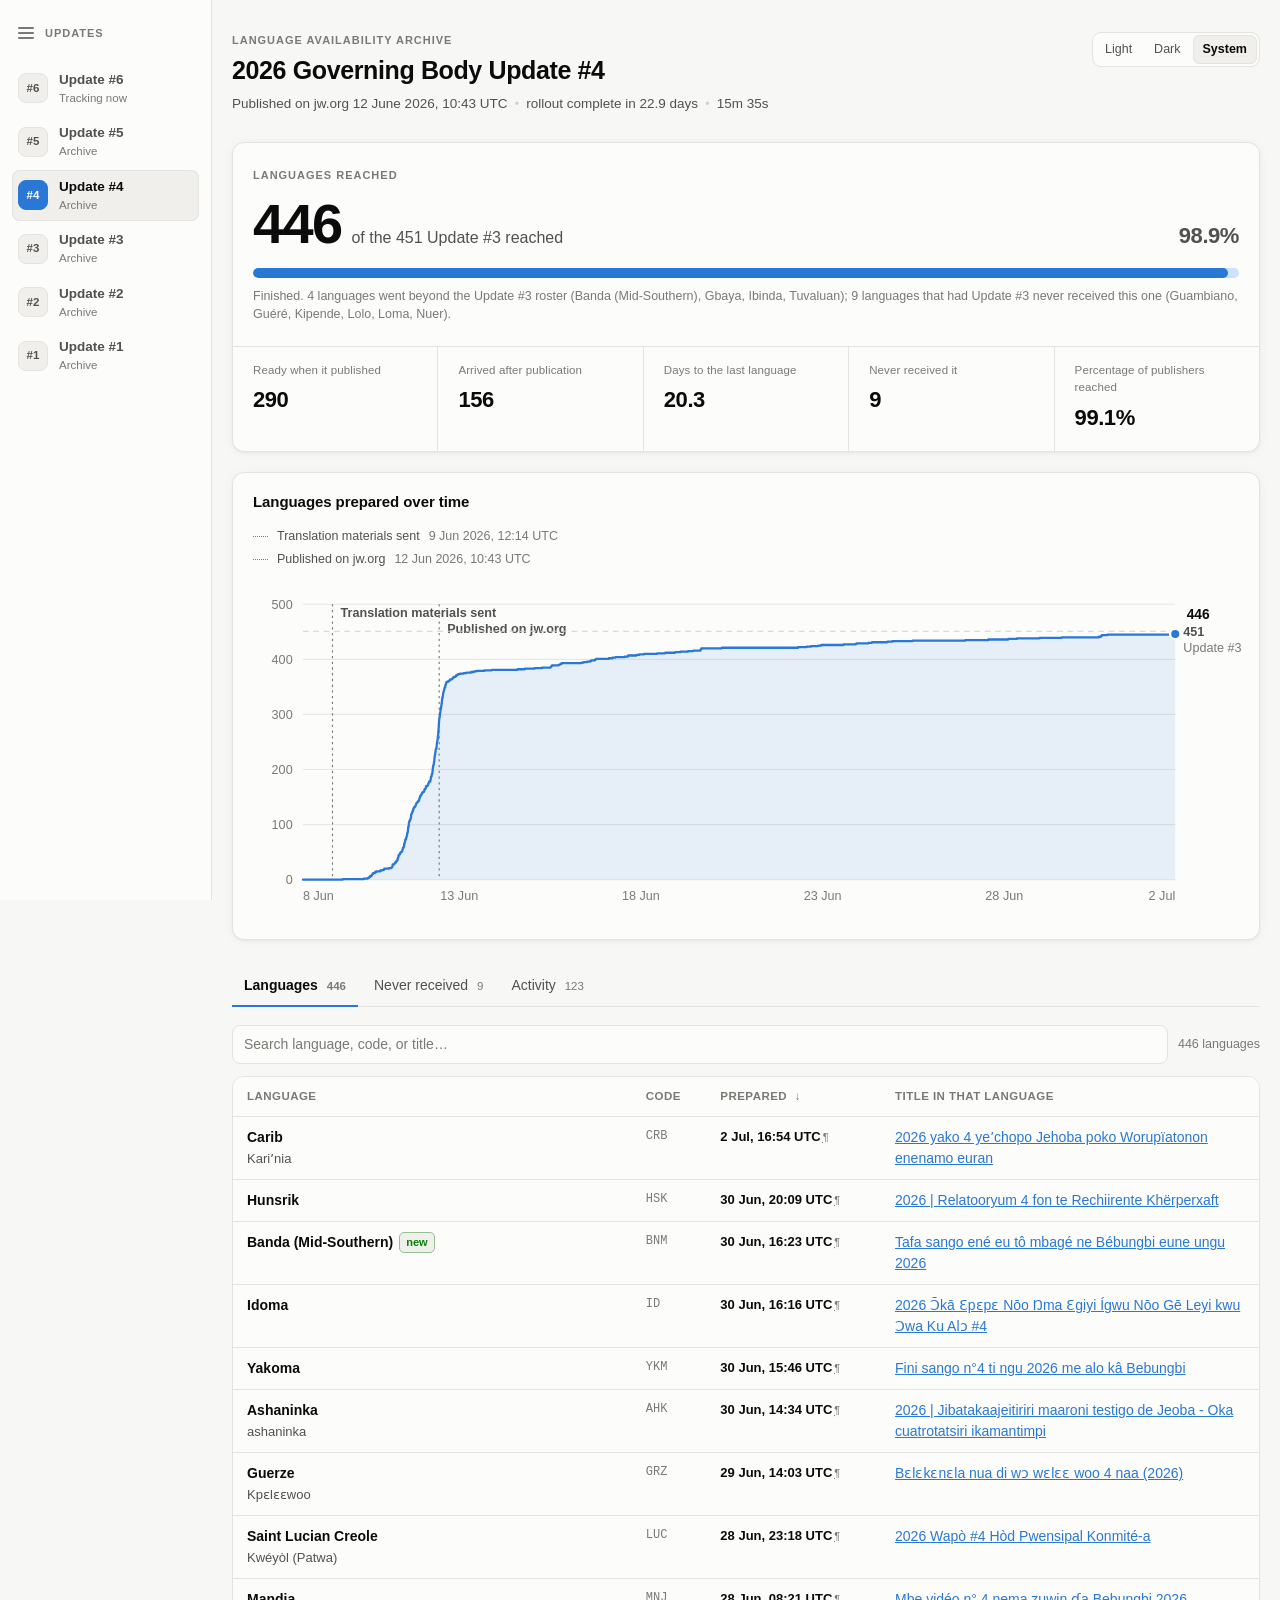
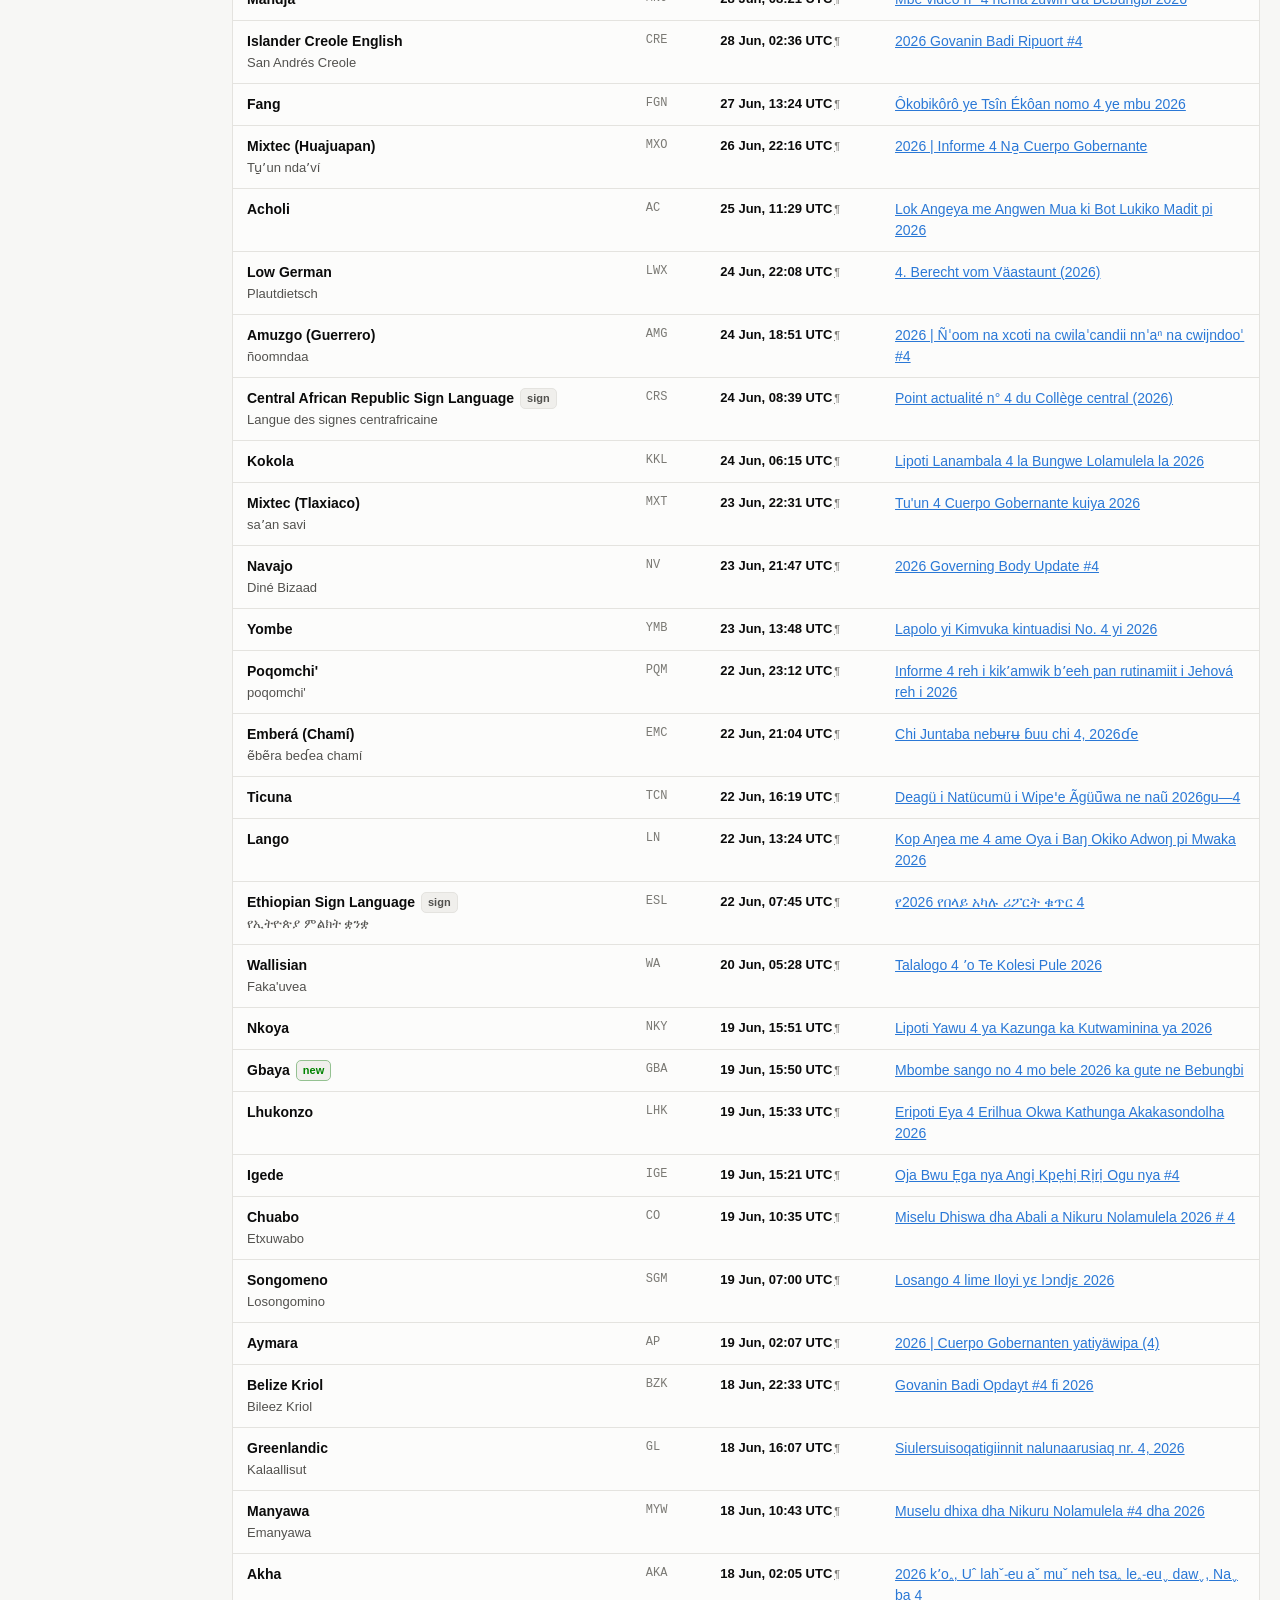
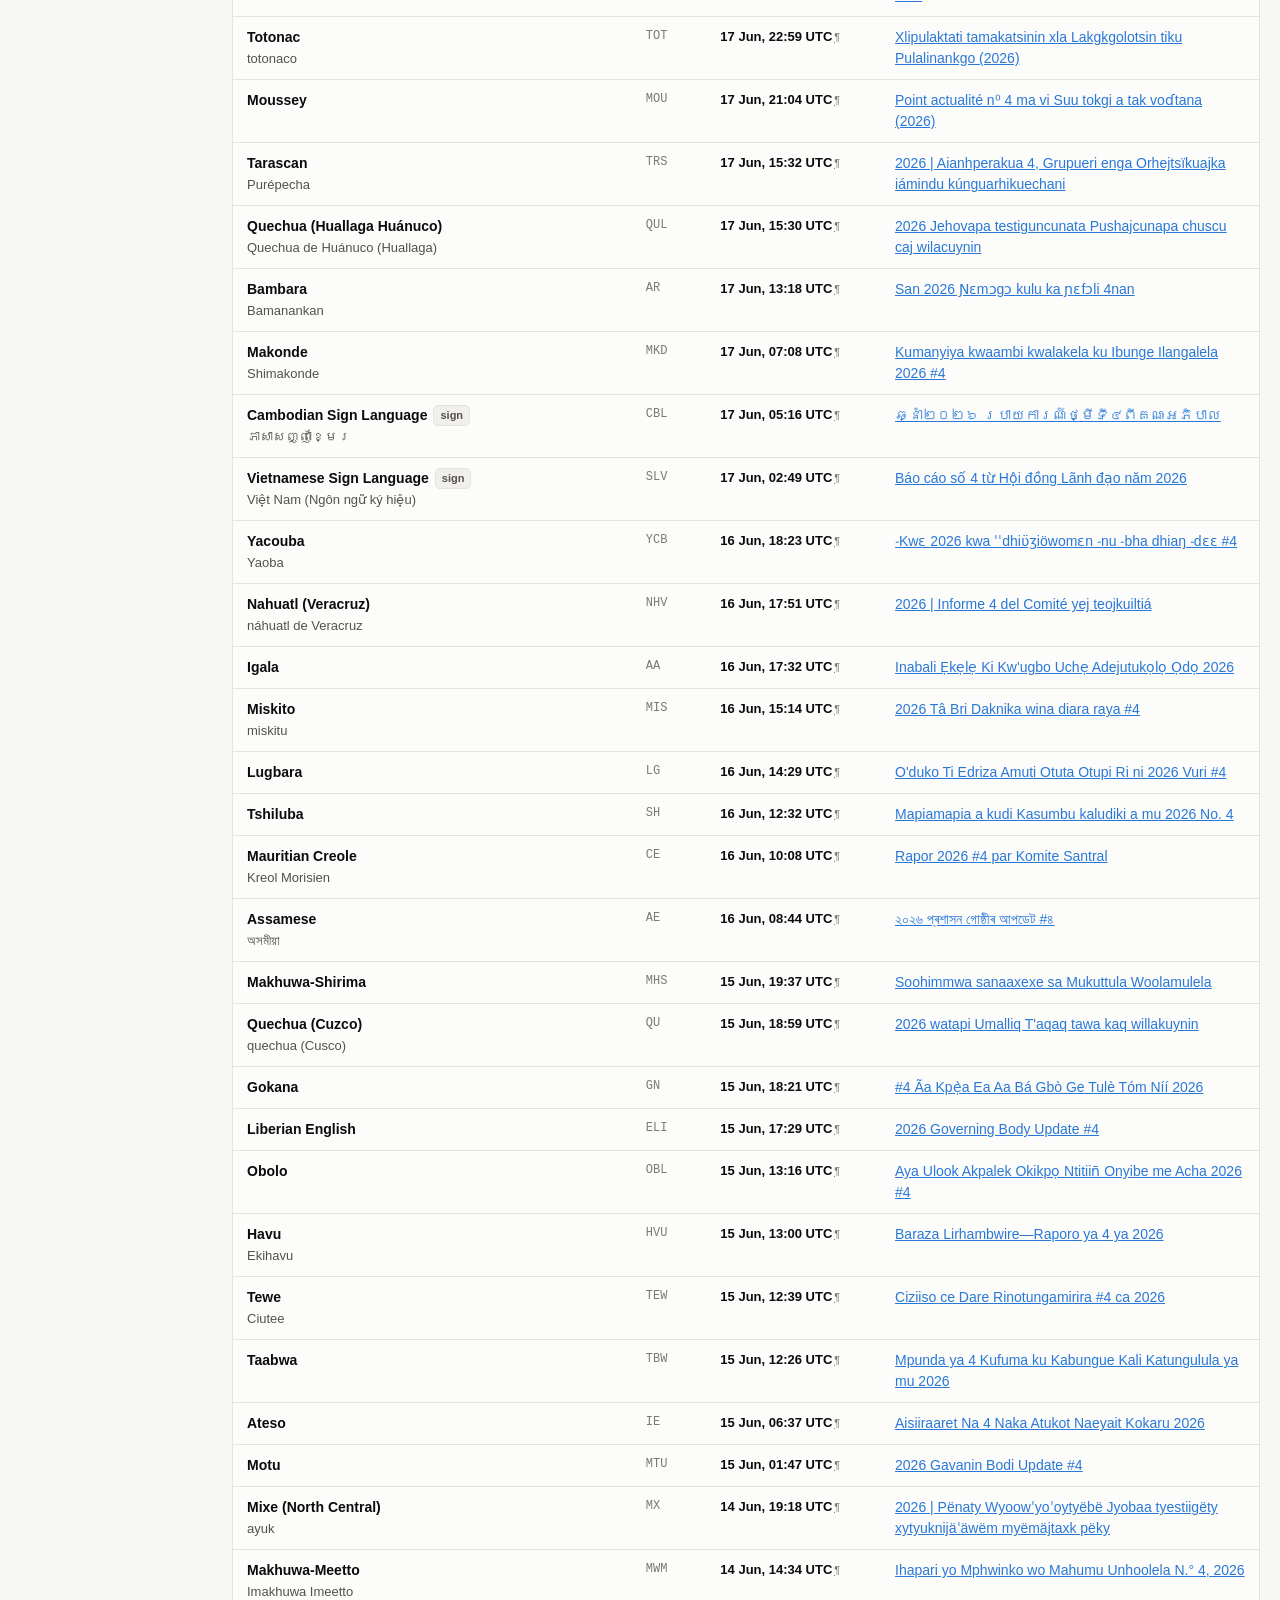
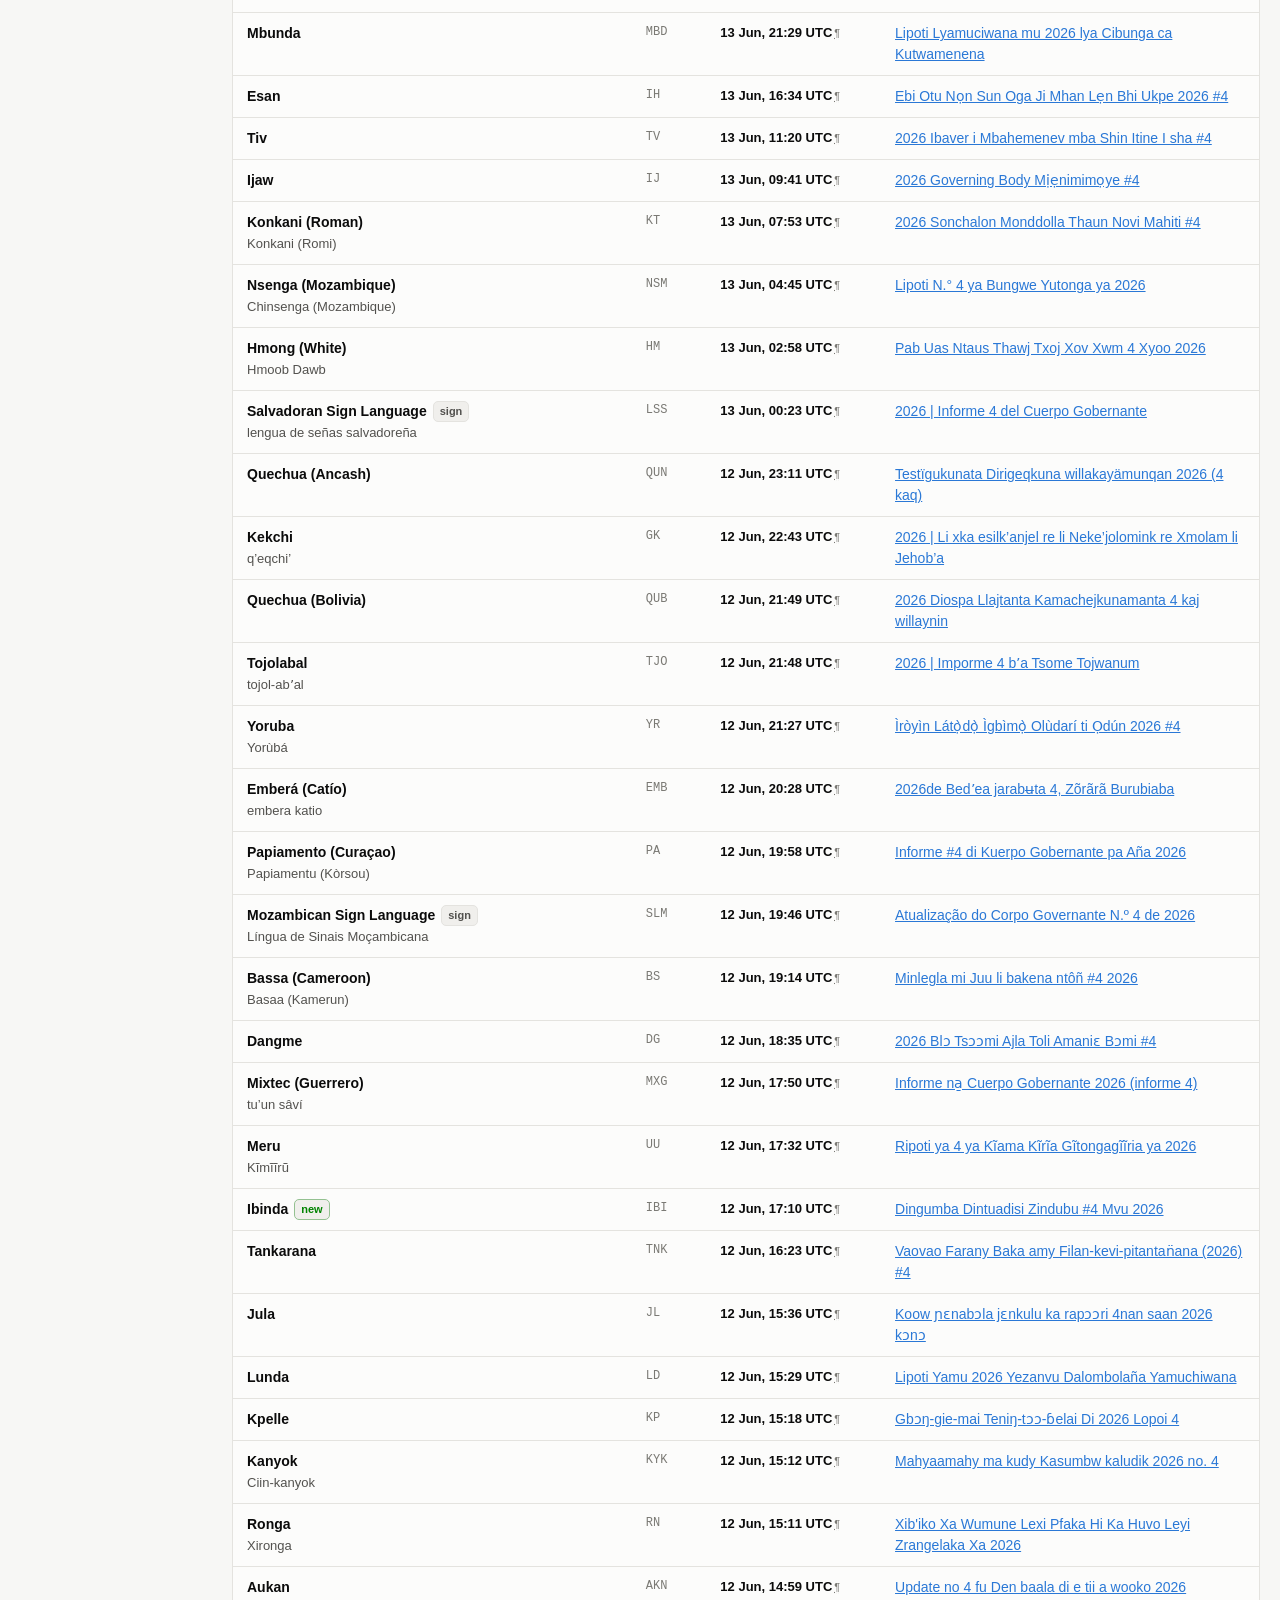
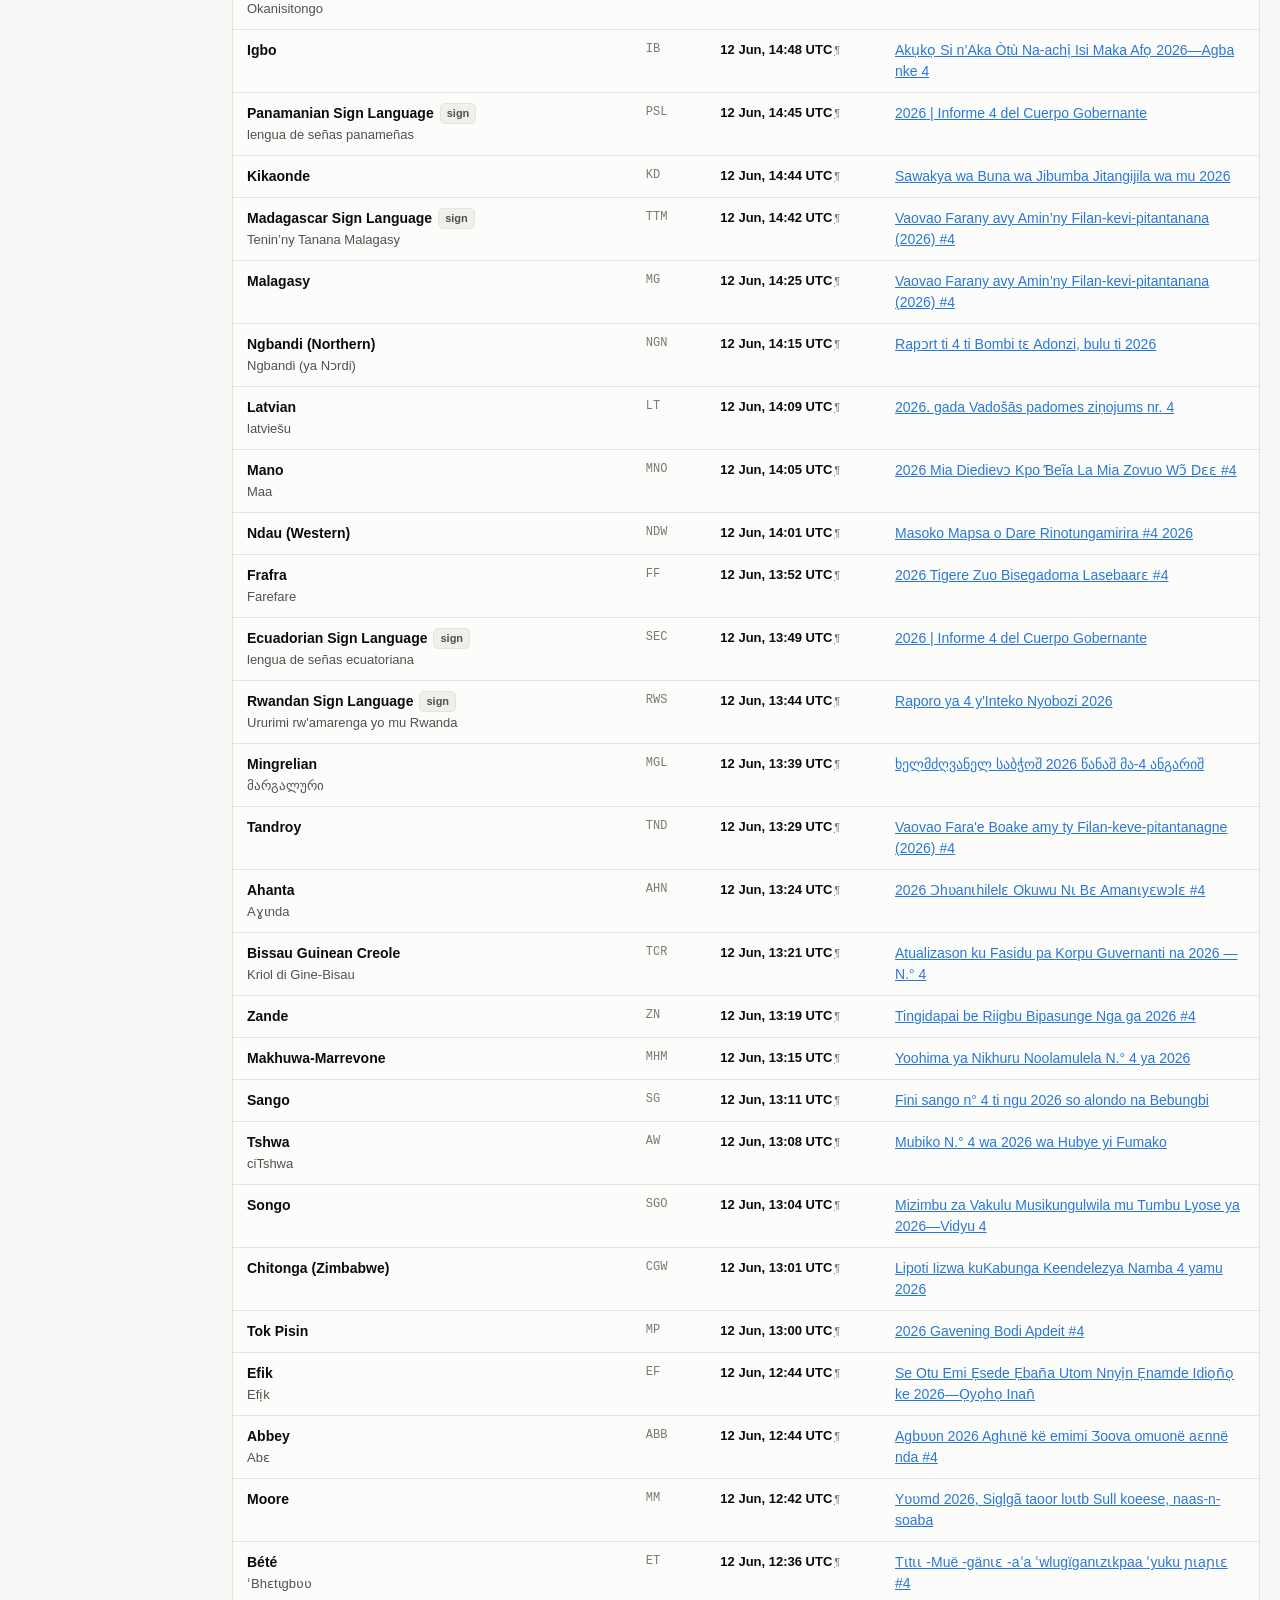
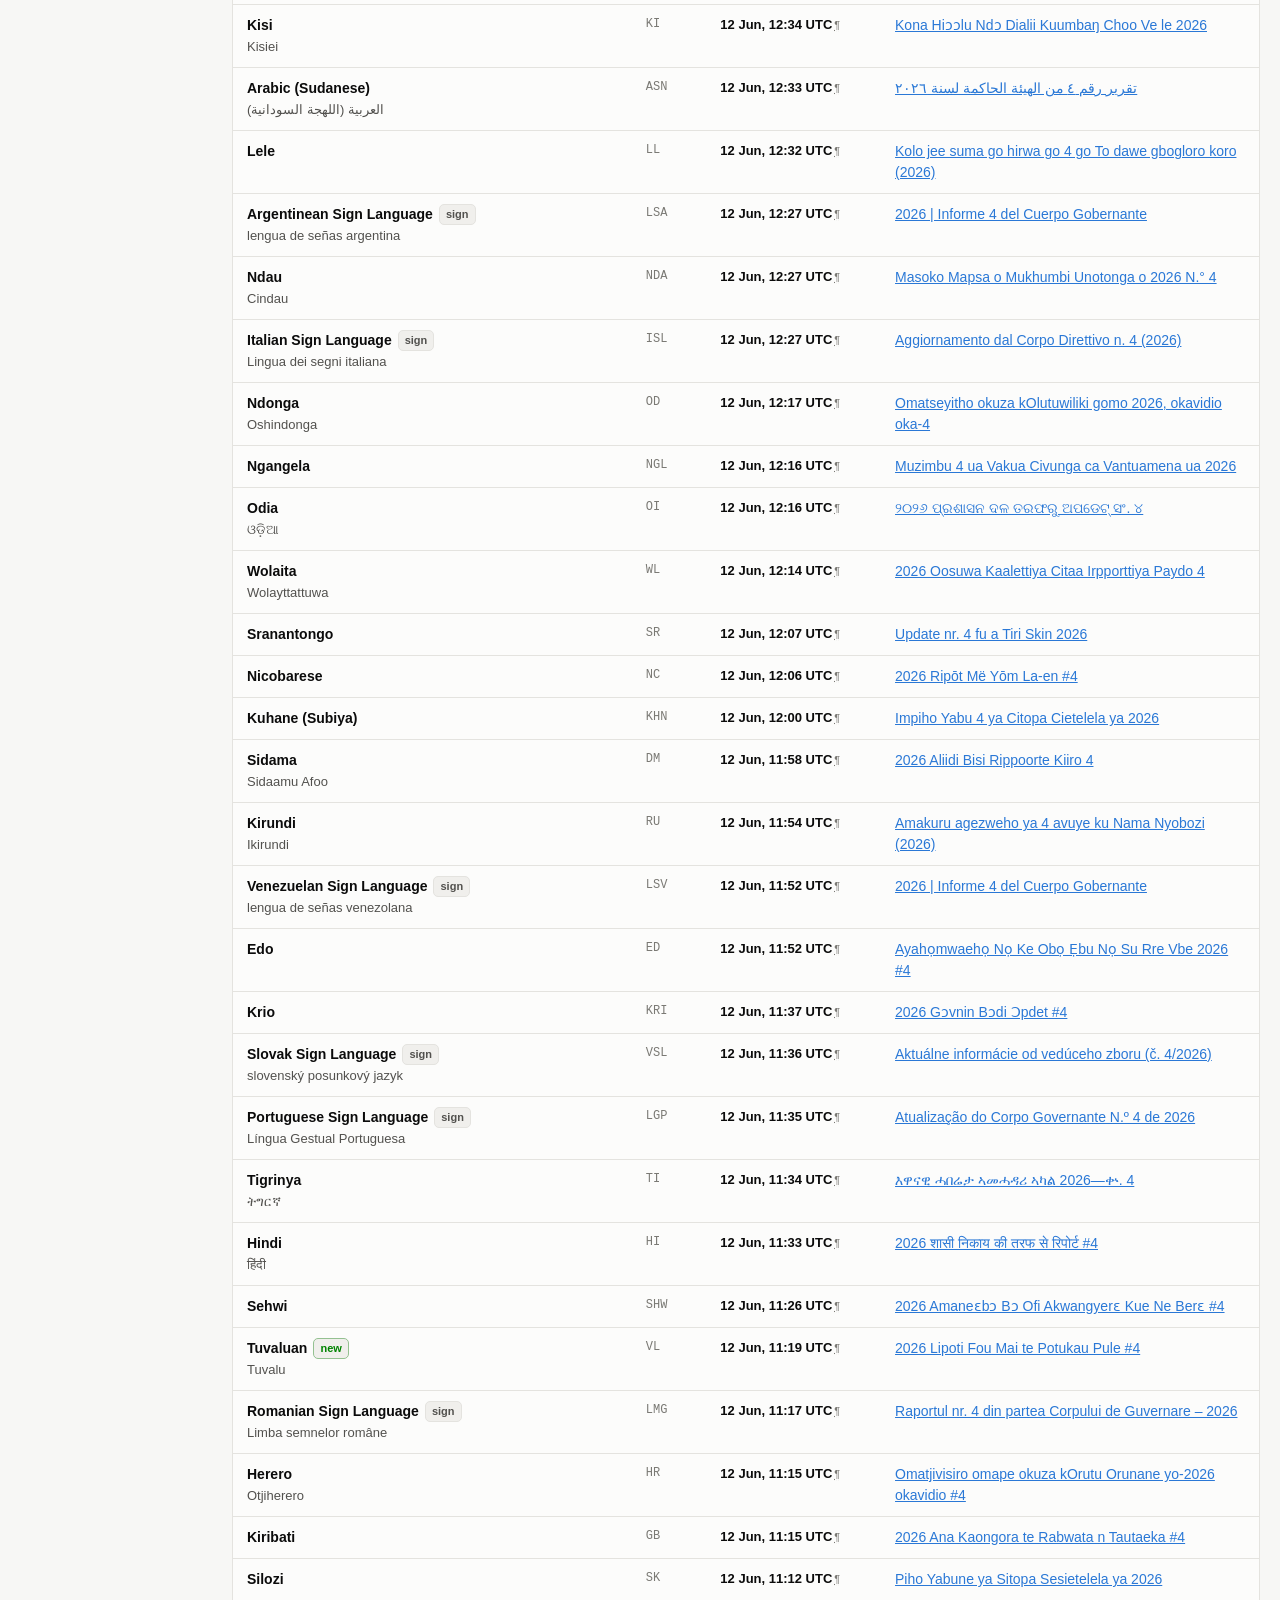
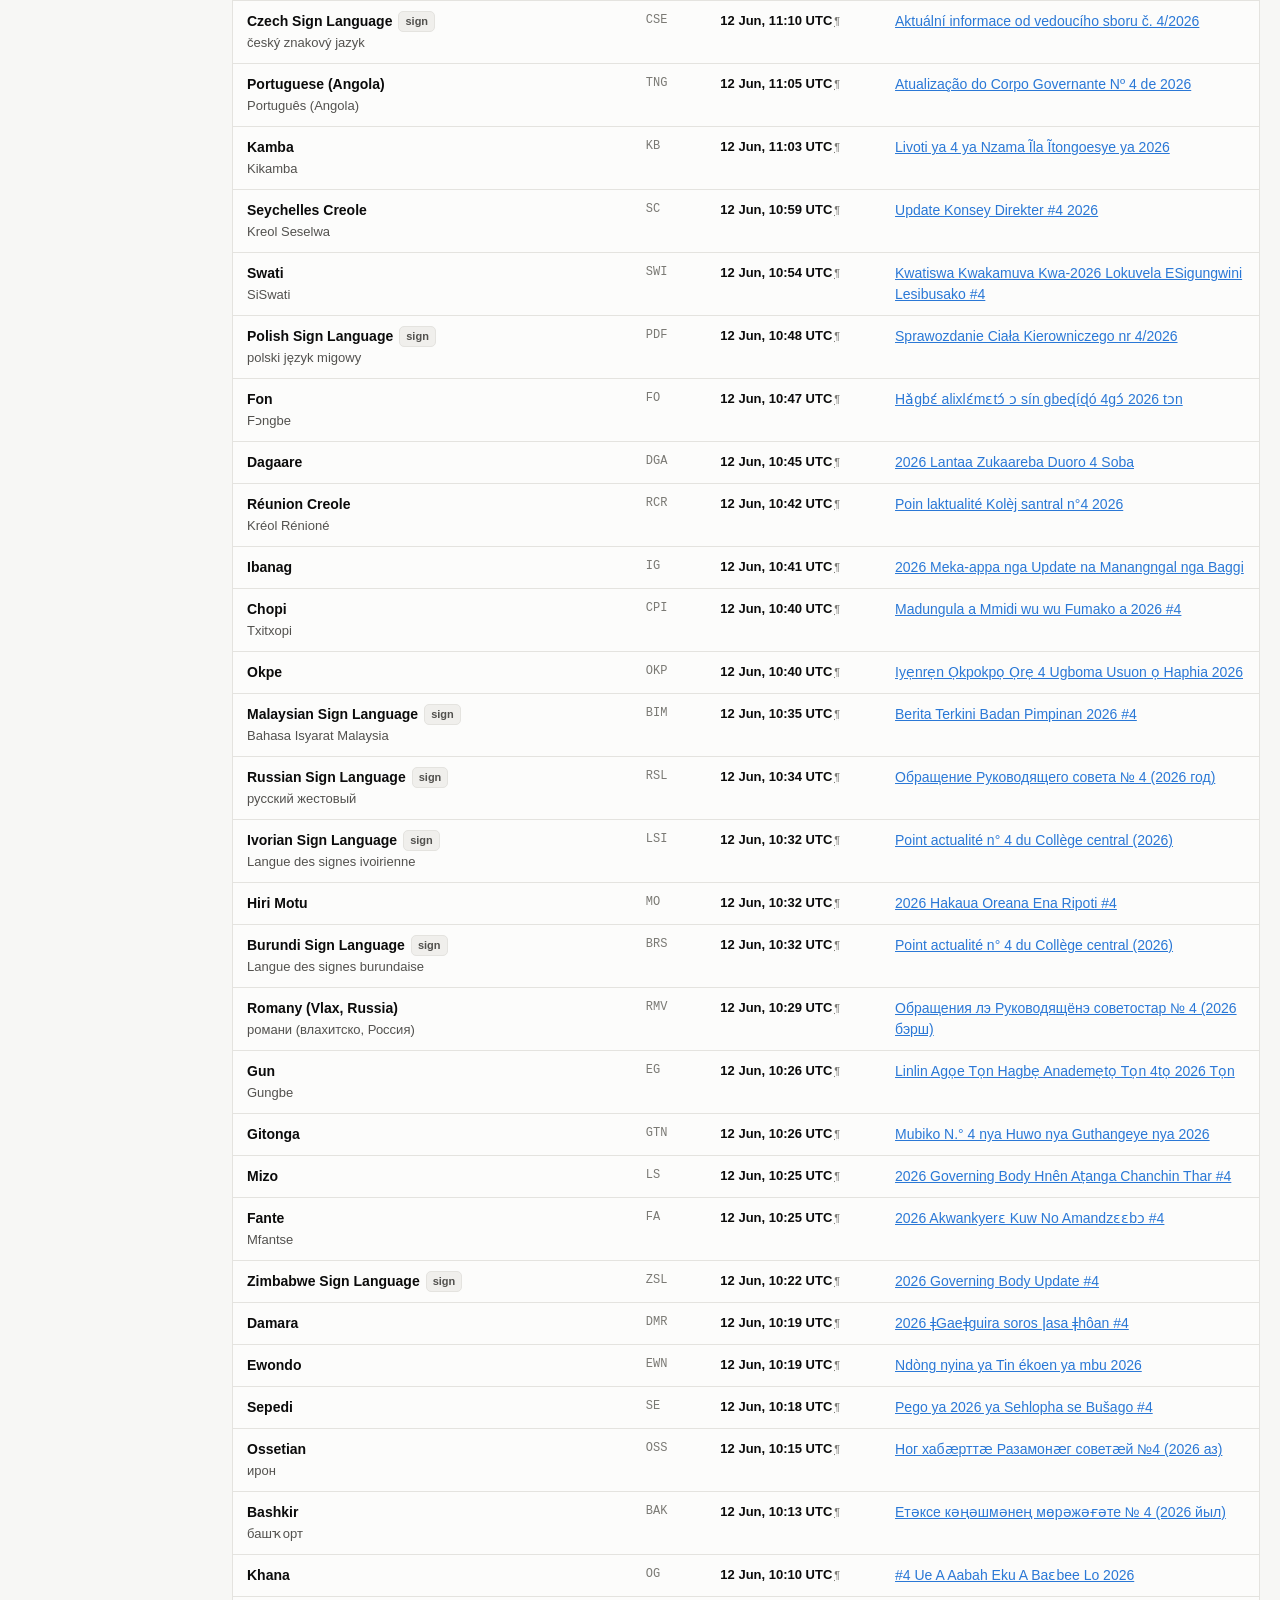
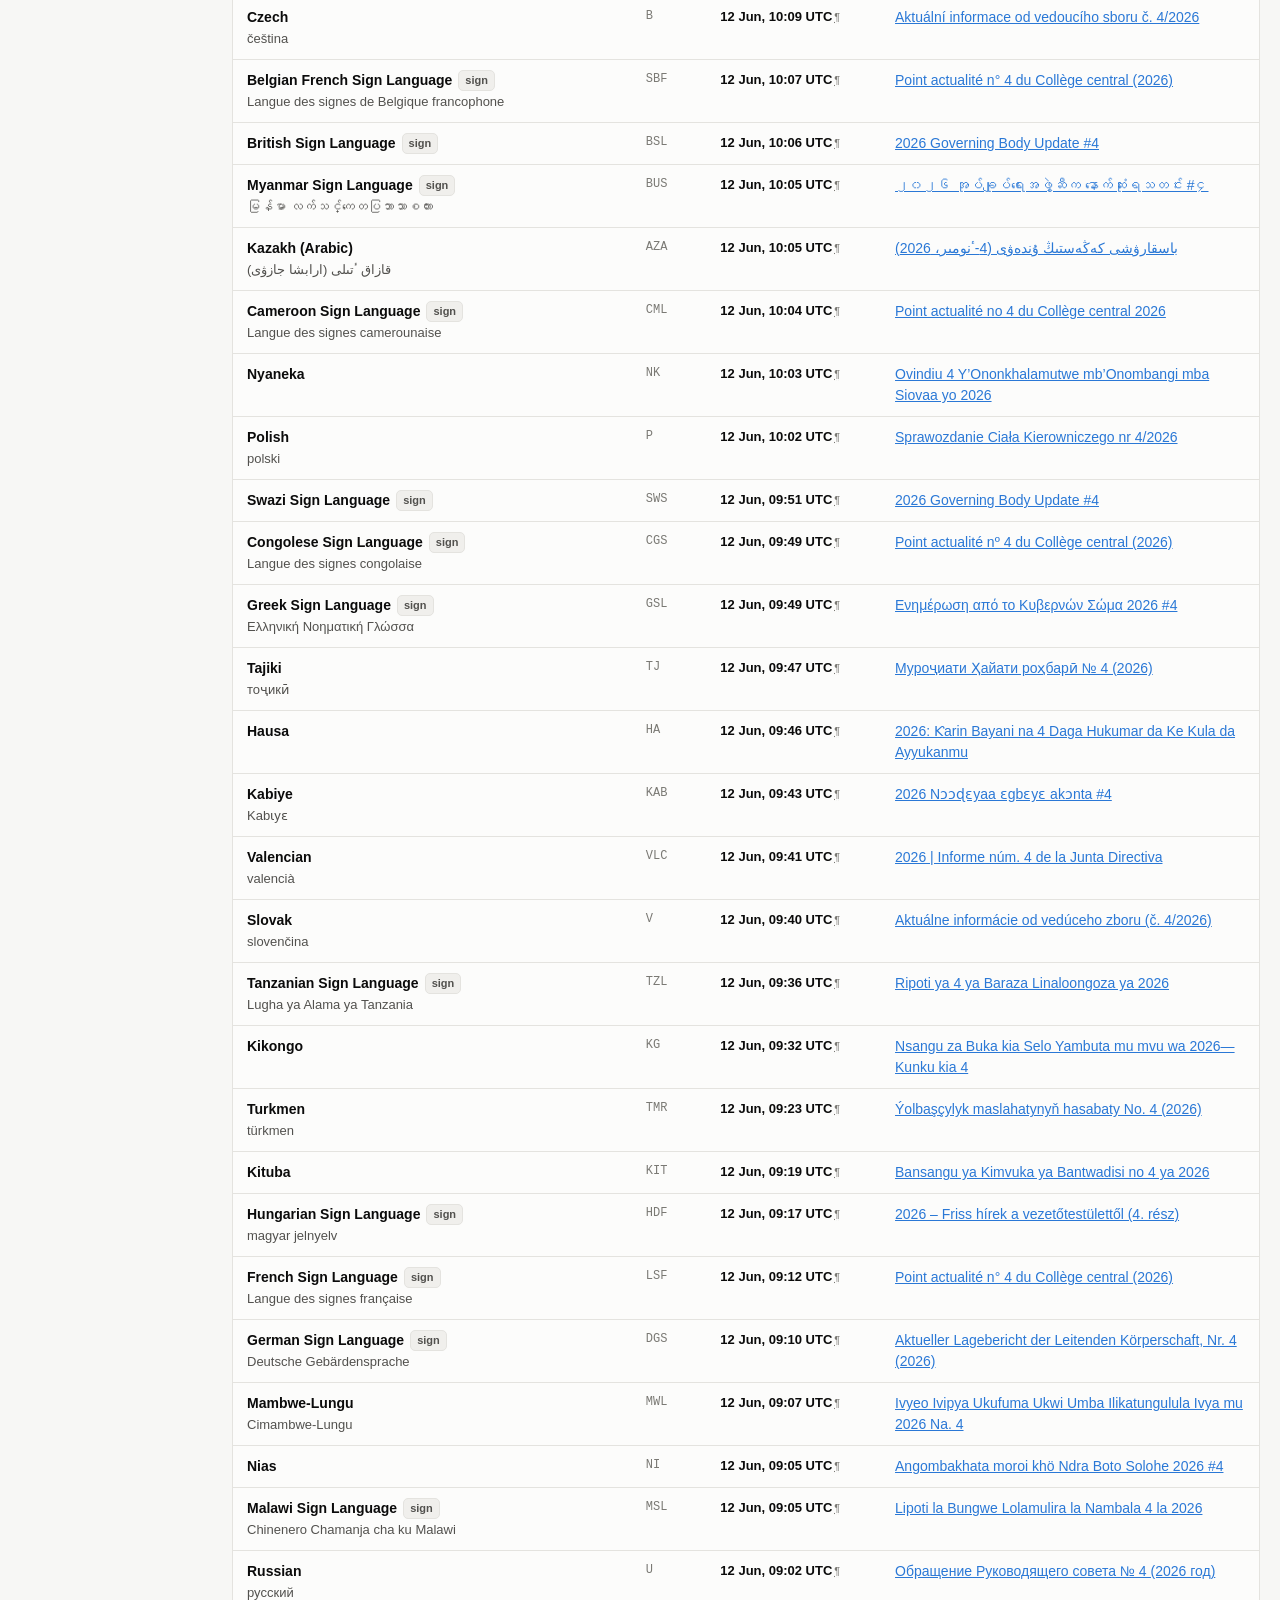
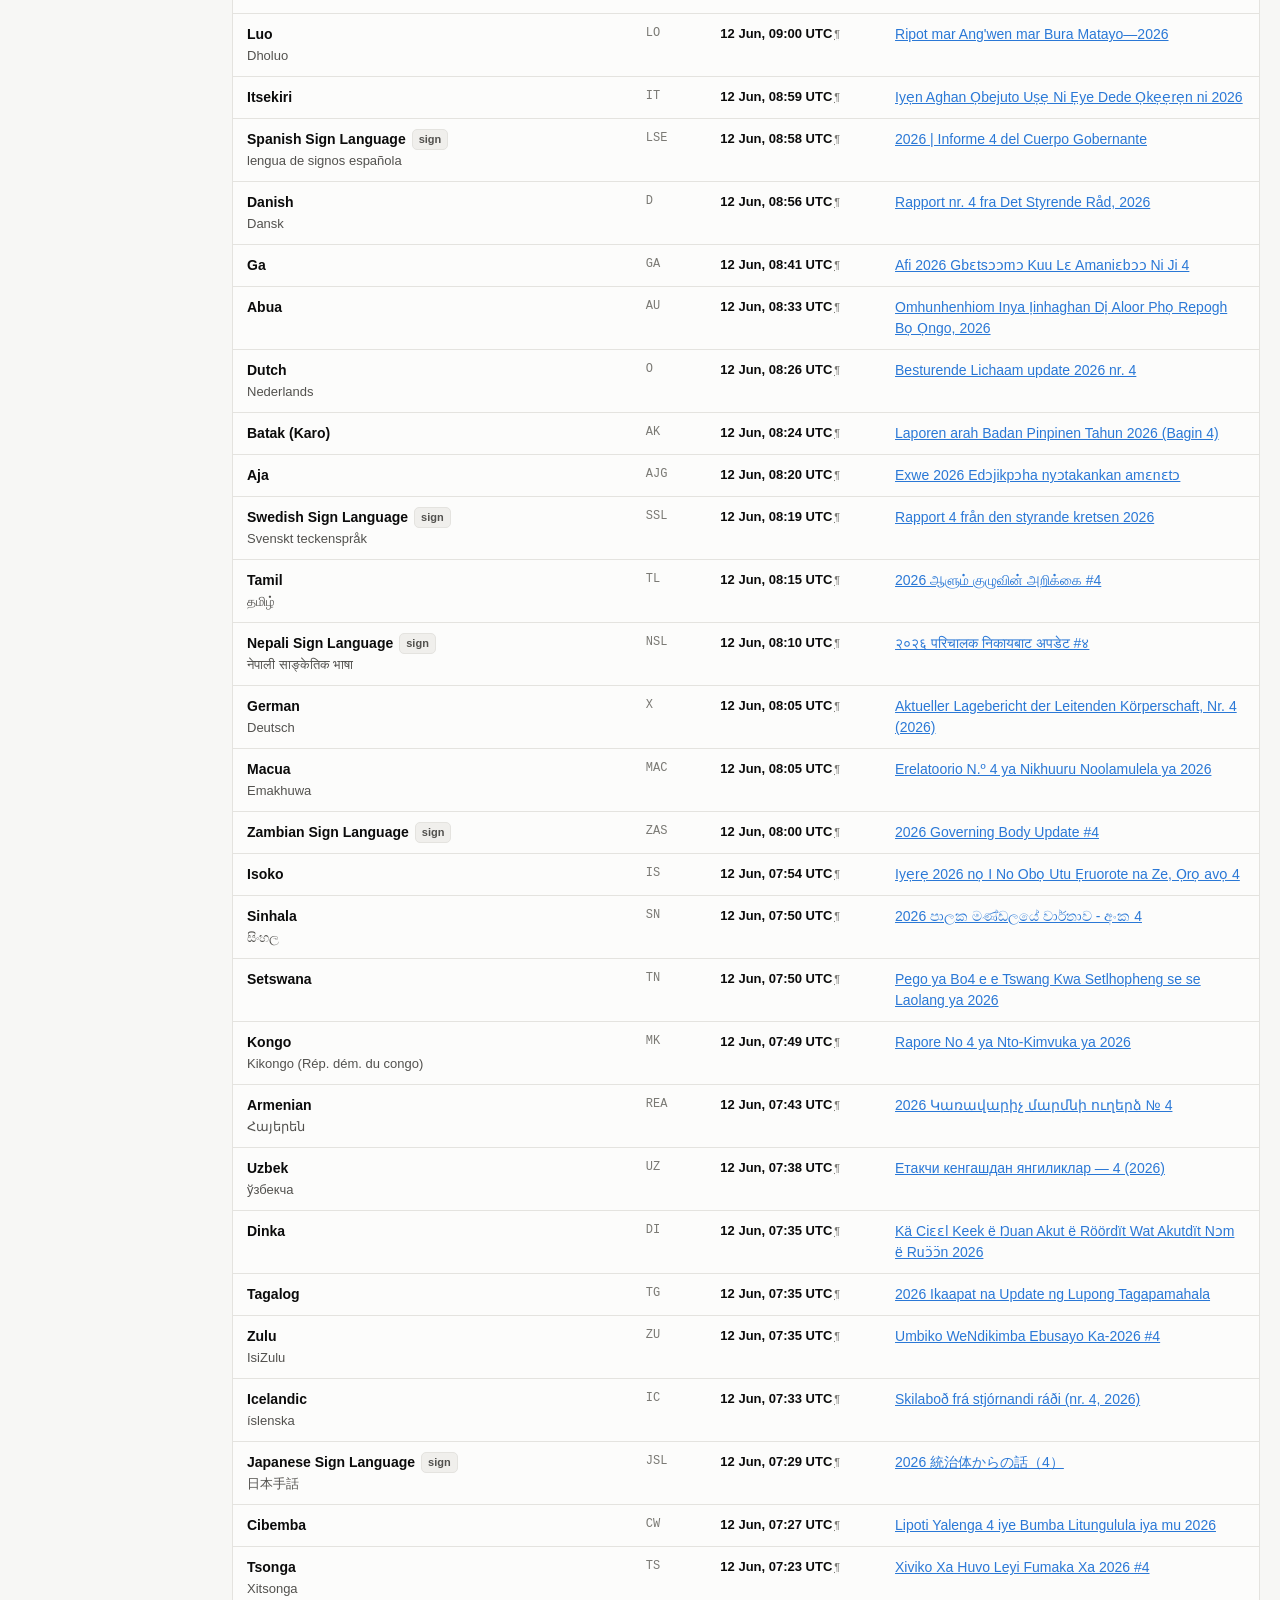
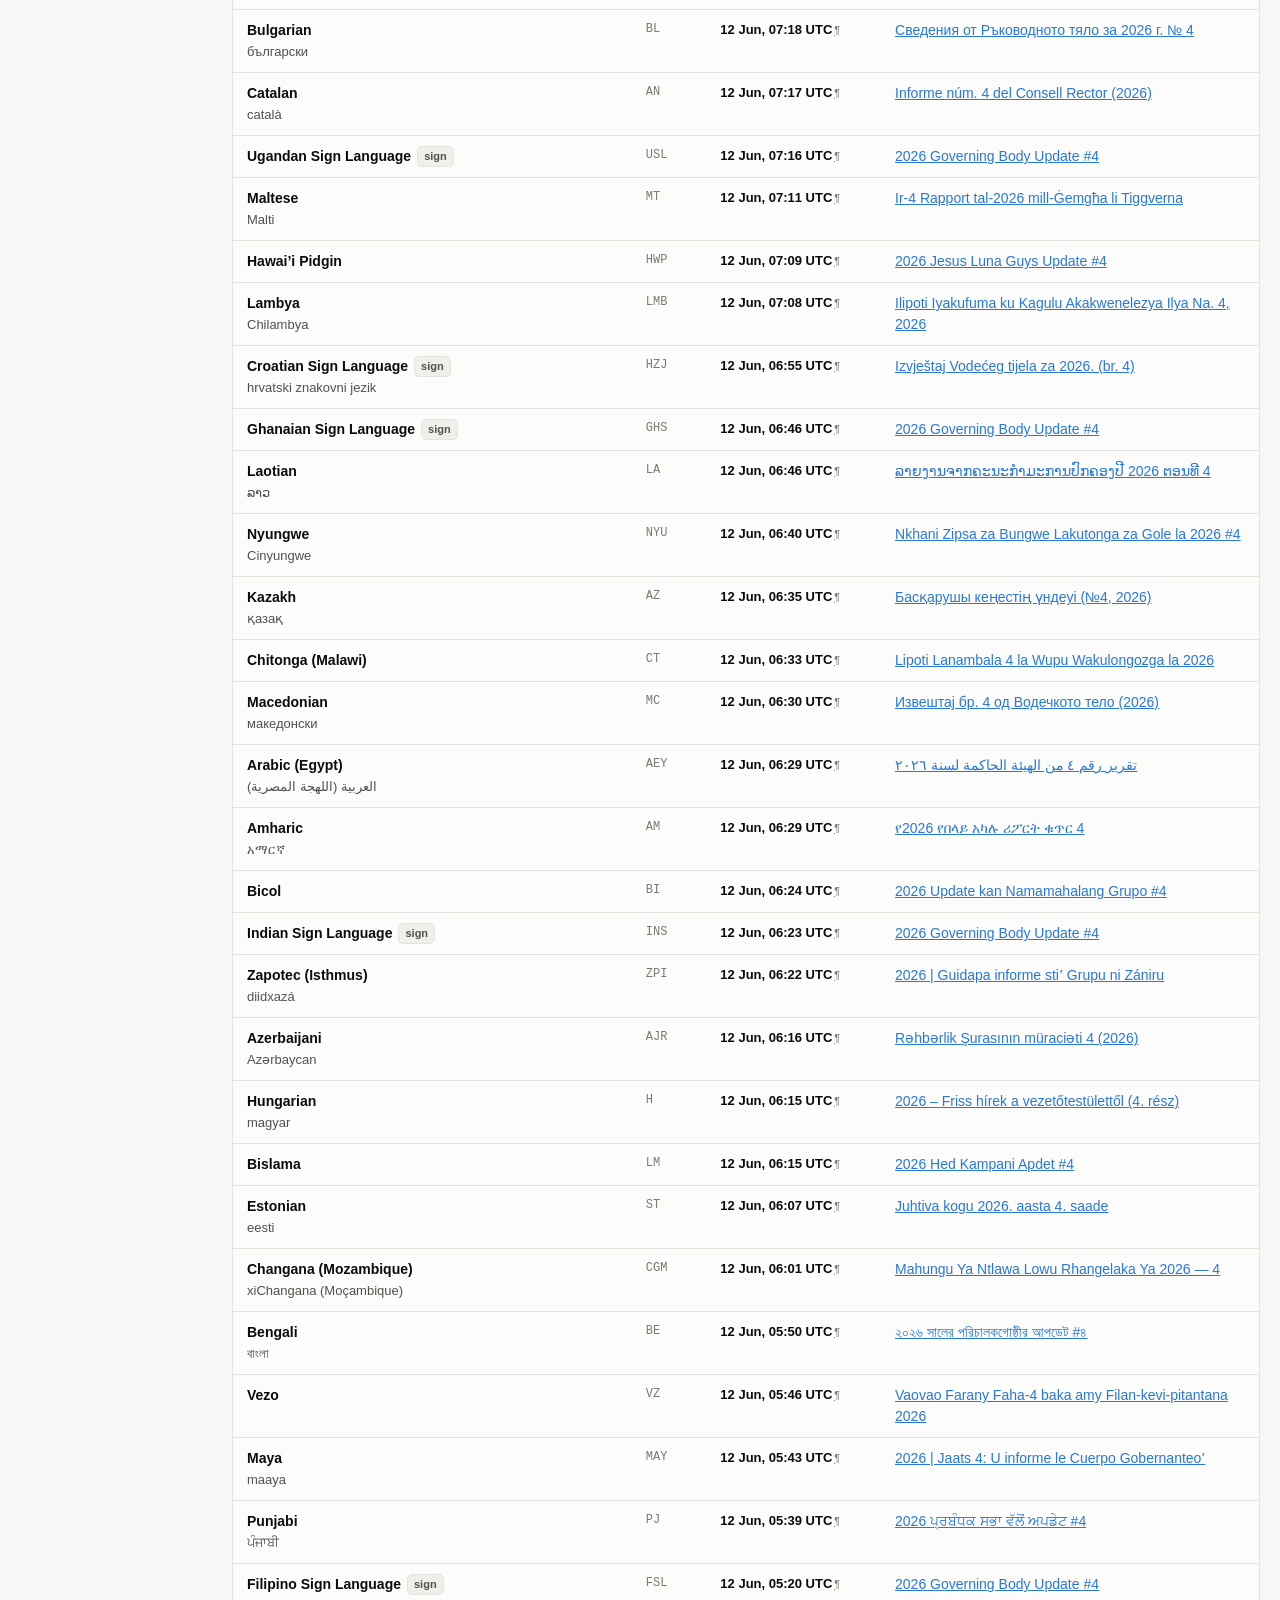
<file: update-4.html>
<!doctype html>
<html lang="en">
<head>
<meta charset="utf-8" />
<meta name="viewport" content="width=device-width, initial-scale=1" />
<title>Language availability archive — 2026 Governing Body Update #4</title>
<script>
  // Applied before first paint so neither the theme nor the menu width flashes.
  try {
    var t = localStorage.getItem("theme");
    if (t === "light" || t === "dark") { document.documentElement.setAttribute("data-theme", t); }
    // Only an explicit choice is applied here. With neither class the
    // stylesheet picks the default from a media query -- expanded on a wide
    // screen, collapsed on a narrow one. Do not test window.innerWidth: it is
    // 0 this early, before any layout.
    var r = localStorage.getItem("rail");
    if (r === "collapsed") { document.documentElement.className += " rail-collapsed"; }
    else if (r === "open") { document.documentElement.className += " rail-open"; }
  } catch (e) {}
</script>
<meta name="description" content="A reconstruction of how the 2026 Governing Body Update #4 rolled out across 446 languages, recovered from jw.org after the fact." />
<meta name="color-scheme" content="light dark" />
<link rel="stylesheet" href="assets/styles.css" />
</head>
<body data-report="data/report-1112024061.json">
<div class="wrap">

  <header class="masthead">
    <div>
      <p class="eyebrow">Language availability archive</p>
      <h1 id="update-title">2026 Governing Body Update #4</h1>
      <p class="sub" id="update-meta"></p>
    </div>
    <div class="theme-switch" role="group" aria-label="Colour theme">
      <button type="button" data-theme-choice="light" aria-pressed="false">Light</button>
      <button type="button" data-theme-choice="dark" aria-pressed="false">Dark</button>
      <button type="button" data-theme-choice="system" aria-pressed="true">System</button>
    </div>
  </header>

  <div id="error" class="err" hidden></div>

  <main id="main" hidden>

    <section class="card" aria-labelledby="hero-heading">
      <div class="hero">
        <h2 id="hero-heading" class="eyebrow" style="margin-bottom:12px">Languages reached</h2>
        <div class="hero-figure">
          <span class="hero-value" id="hero-value">—</span>
          <span class="hero-of" id="hero-of"></span>
          <span class="hero-pct" id="hero-pct"></span>
        </div>
        <div class="meter" role="img" aria-labelledby="meter-caption">
          <div class="meter-fill" id="meter-fill" style="width:0%"></div>
        </div>
        <p class="meter-caption" id="meter-caption"></p>
      </div>
      <div class="tiles" id="tiles"></div>
    </section>

    <section class="card" aria-labelledby="chart-heading">
      <div class="card-head">
        <h2 class="card-title" id="chart-heading">Languages prepared over time</h2>
        <ul class="chart-dates" id="chart-dates" hidden></ul>
      </div>
      <div class="chart-body">
        <svg class="chart-svg" id="chart" role="img" aria-labelledby="chart-heading chart-desc">
          <desc id="chart-desc"></desc>
        </svg>
        <div class="tooltip" id="tooltip" role="status" aria-live="off"></div>
      </div>
    </section>

    <div class="tabs" role="tablist" aria-label="Report views">
      <button class="tab" role="tab" id="tab-published" aria-controls="panel-published" aria-selected="true">
        Languages <span class="badge" id="count-published"></span>
      </button>
      <button class="tab" role="tab" id="tab-pending" aria-controls="panel-pending" aria-selected="false">
        Never received <span class="badge" id="count-pending"></span>
      </button>
      <button class="tab" role="tab" id="tab-activity" aria-controls="panel-activity" aria-selected="false">
        Activity <span class="badge" id="count-activity"></span>
      </button>
    </div>

    <section class="panel" role="tabpanel" id="panel-published" aria-labelledby="tab-published">
      <div class="controls">
        <input class="search" id="search-published" type="search" placeholder="Search language, code, or title…" aria-label="Search languages" />
        <span class="result-count" id="result-published"></span>
      </div>
      <div class="table-scroll">
        <table id="table-published">
          <thead>
            <tr>
              <th class="sortable" data-sort="name" scope="col">Language <span class="arrow">↑</span></th>
              <th scope="col">Code</th>
              <th class="sortable" data-sort="published_at" scope="col">Prepared <span class="arrow">↑</span></th>
              <th scope="col">Title in that language</th>
            </tr>
          </thead>
          <tbody></tbody>
        </table>
        <p class="empty" id="empty-published" hidden>No languages match that search.</p>
      </div>
      <p class="card-note" id="published-legend"></p>
    </section>

    <section class="panel" role="tabpanel" id="panel-pending" aria-labelledby="tab-pending" hidden>
      <p class="card-note" id="pending-note" style="margin:0 0 12px"></p>
      <div class="controls">
        <input class="search" id="search-pending" type="search" placeholder="Search pending languages…" aria-label="Search pending languages" />
        <span class="result-count" id="result-pending"></span>
      </div>
      <div class="table-scroll">
        <table id="table-pending">
          <thead>
            <tr>
              <th class="sortable" data-sort="name" scope="col">Language <span class="arrow">↑</span></th>
              <th scope="col">Native name</th>
              <th scope="col">Code</th>
              <th class="sortable" data-sort="script" scope="col">Script <span class="arrow">↑</span></th>
            </tr>
          </thead>
          <tbody></tbody>
        </table>
        <p class="empty" id="empty-pending" hidden>Every language from the baseline received this update.</p>
      </div>
    </section>

    <section class="panel" role="tabpanel" id="panel-activity" aria-labelledby="tab-activity" hidden>
      <div class="activity-head">
        <div class="seg" role="group" aria-label="Group publishes by">
          <span class="seg-label">Group</span>
          <button type="button" data-activity-group="hour" aria-pressed="true">Hour</button>
          <button type="button" data-activity-group="day" aria-pressed="false">Day</button>
        </div>
        <p class="card-note" id="activity-note"></p>
      </div>
      <ul class="feed" id="feed"></ul>
      <p class="empty" id="empty-activity" hidden>No changes recorded yet.</p>
    </section>

    <div id="integrity" class="notice" hidden></div>

    <footer>
      <p id="footer-source"></p>
      <p id="footer-method"></p>
      <p id="footer-checked"></p>
    </footer>

  </main>
</div>
<script src="assets/app.js"></script>
</body>
</html>
</file>
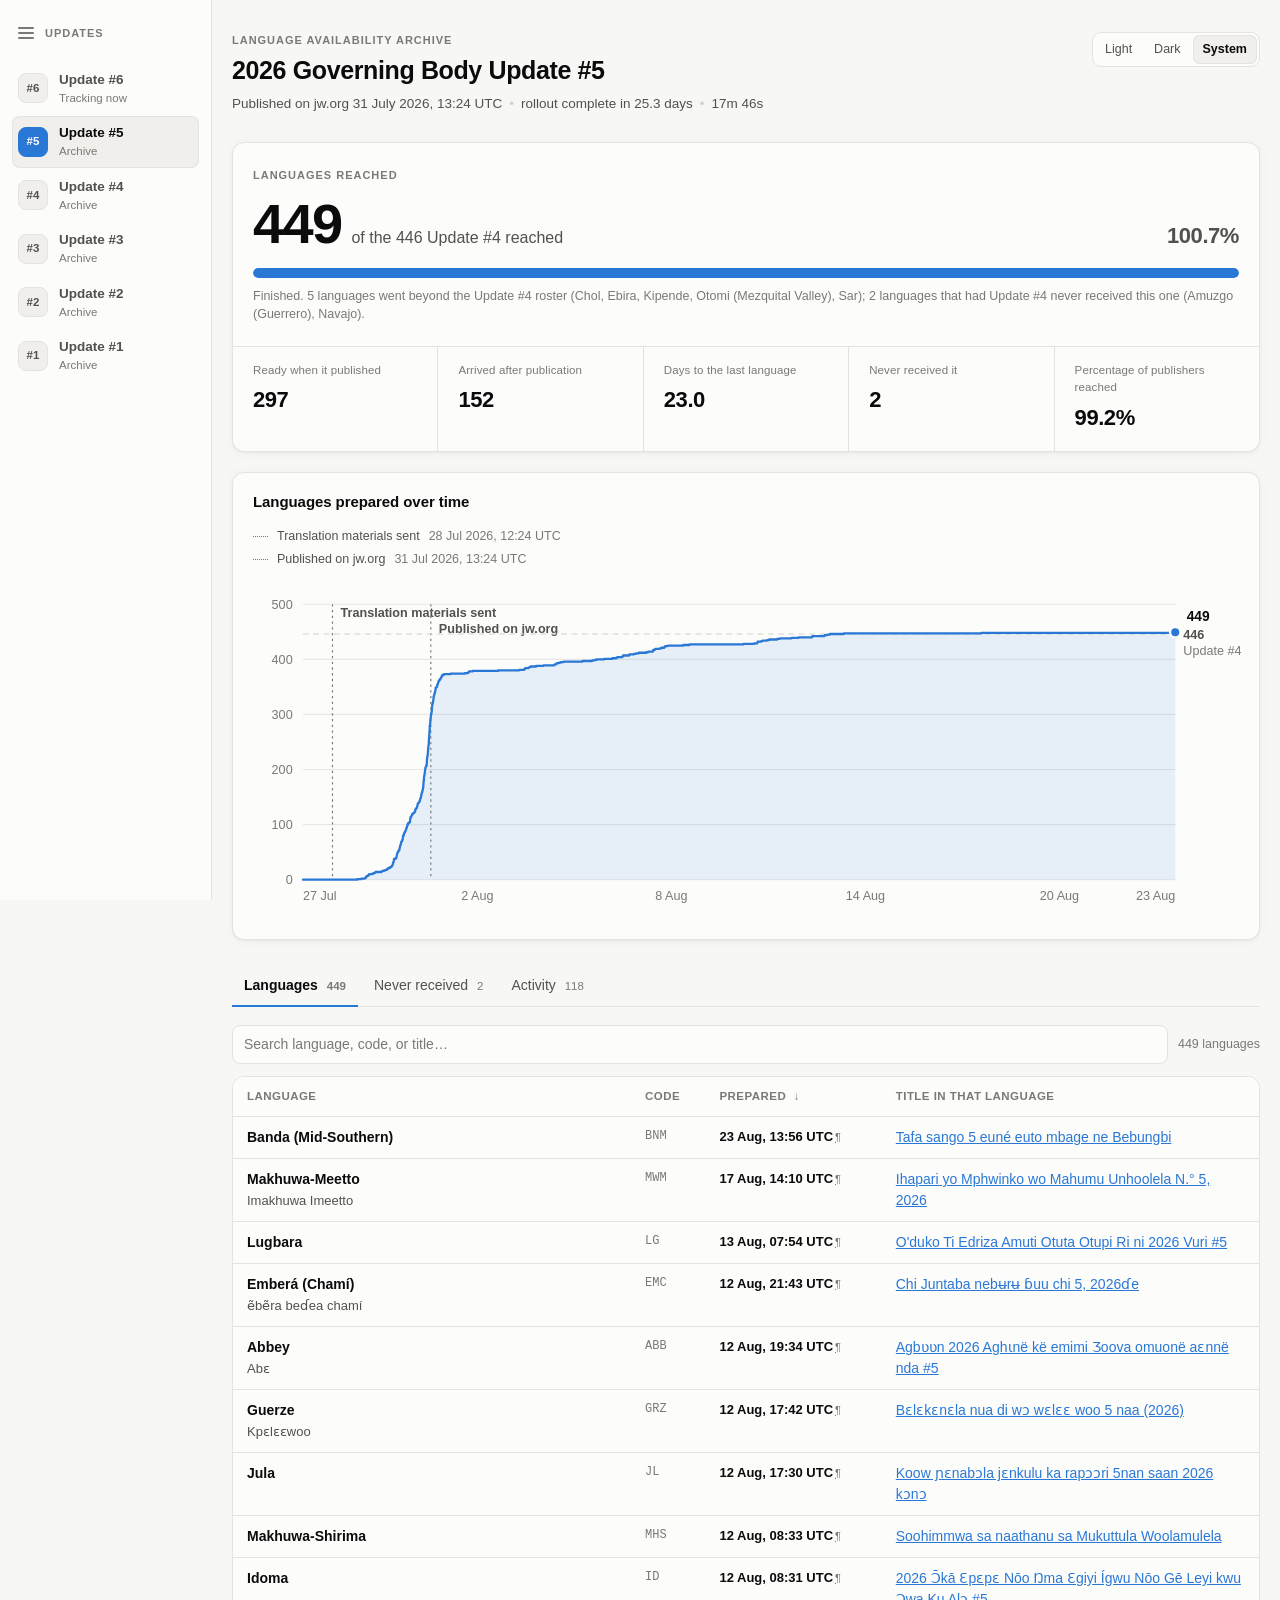
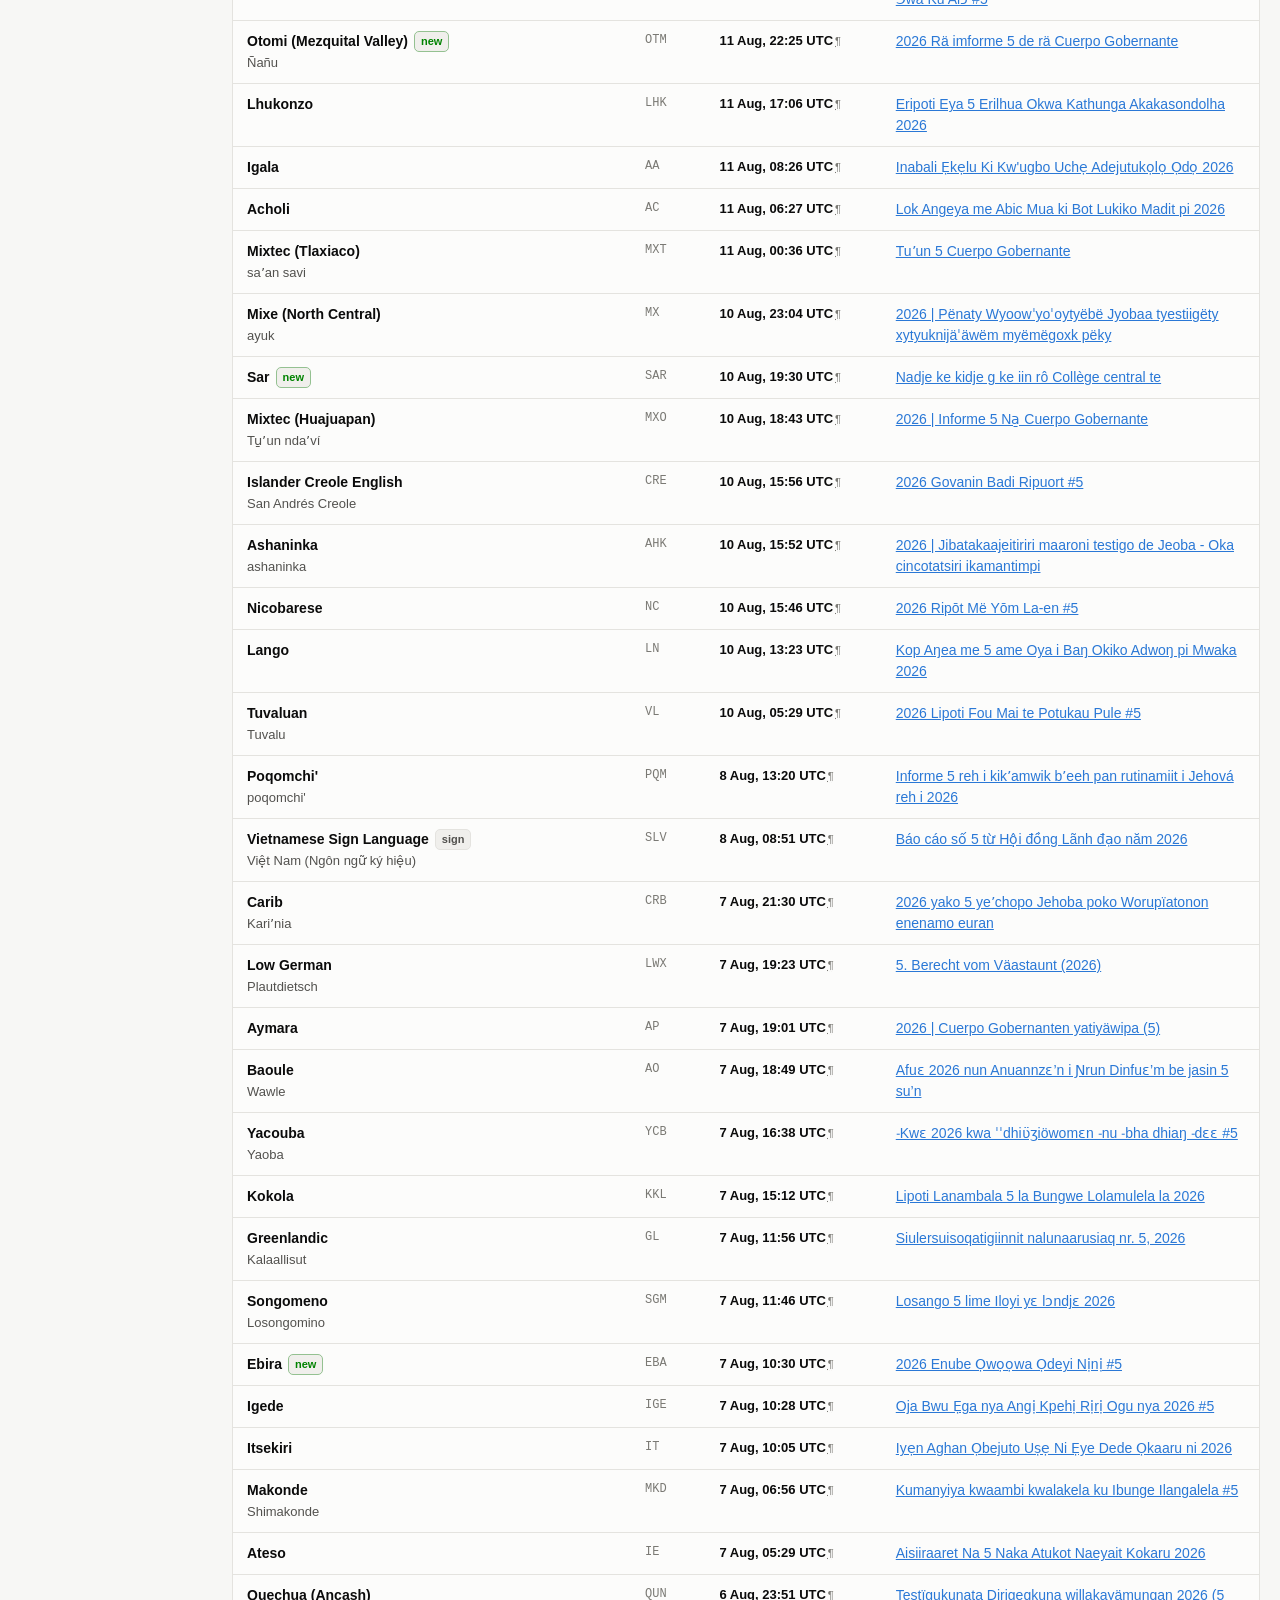
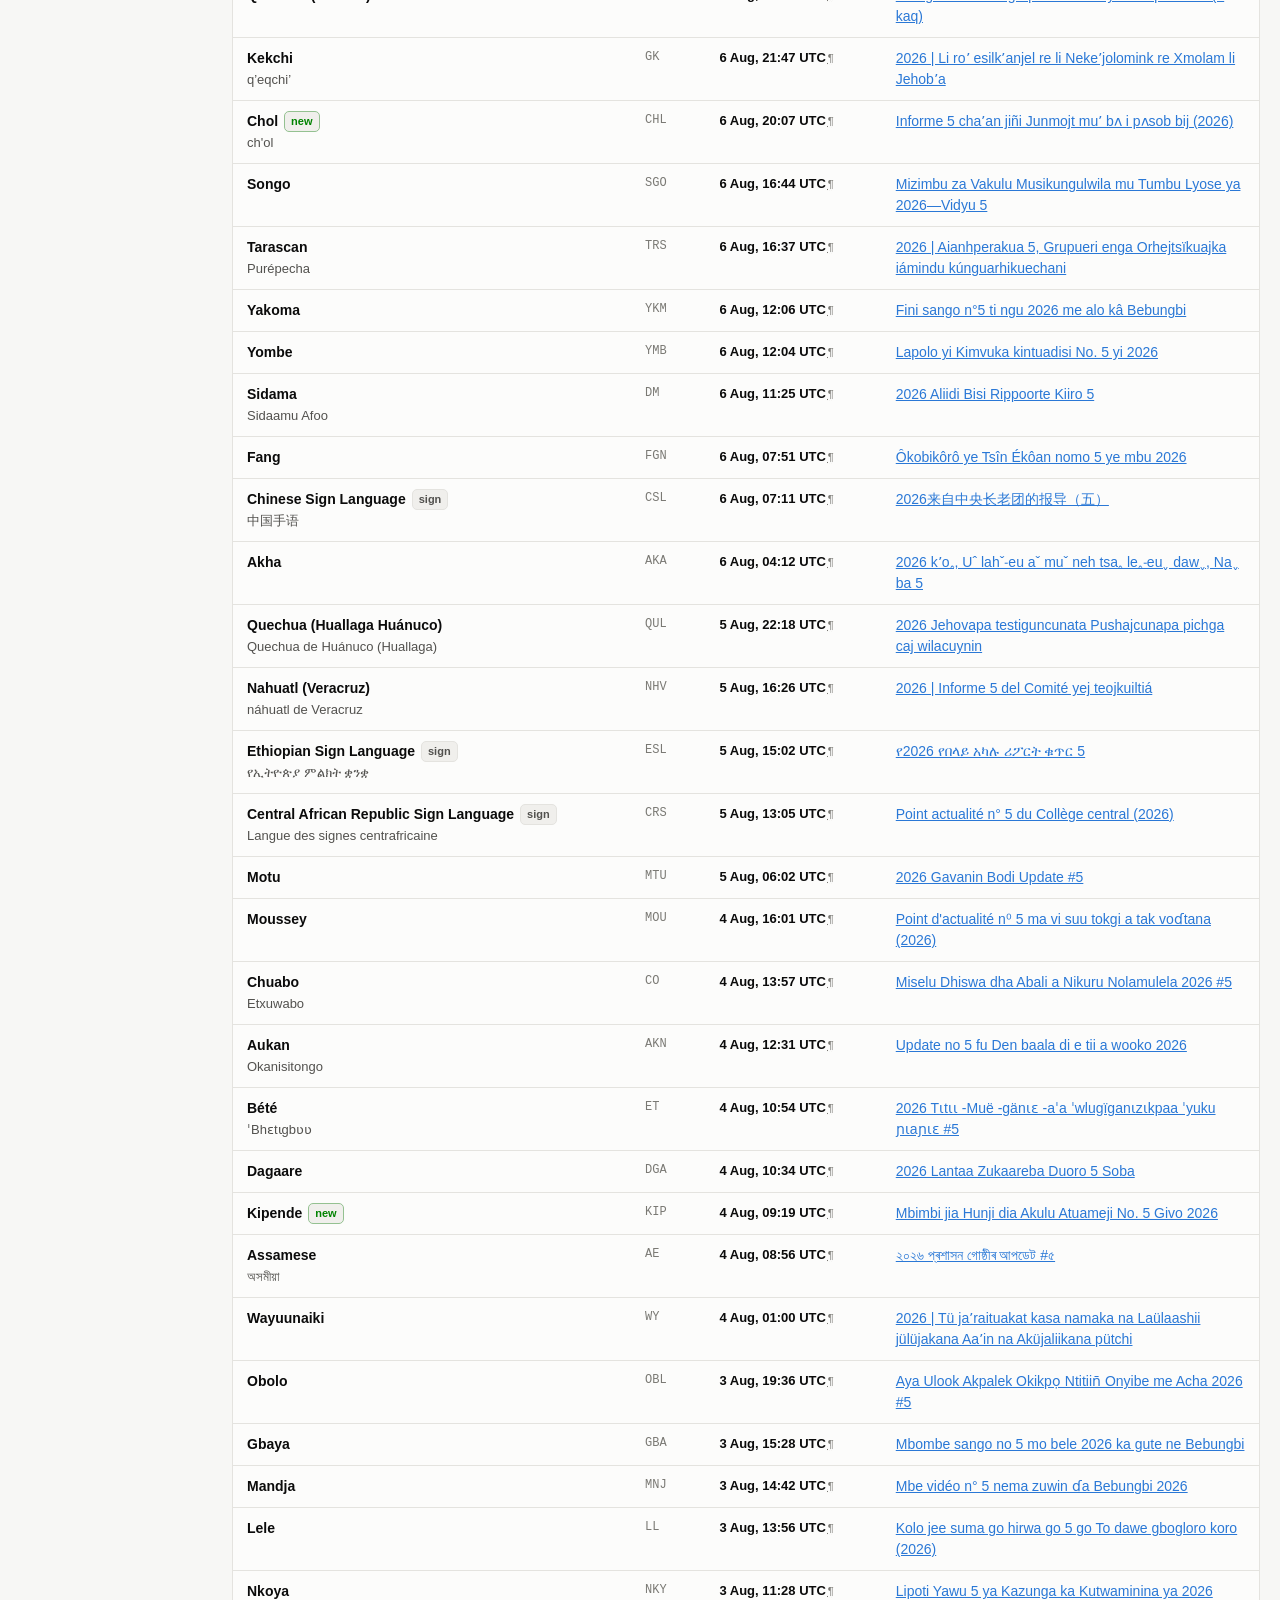
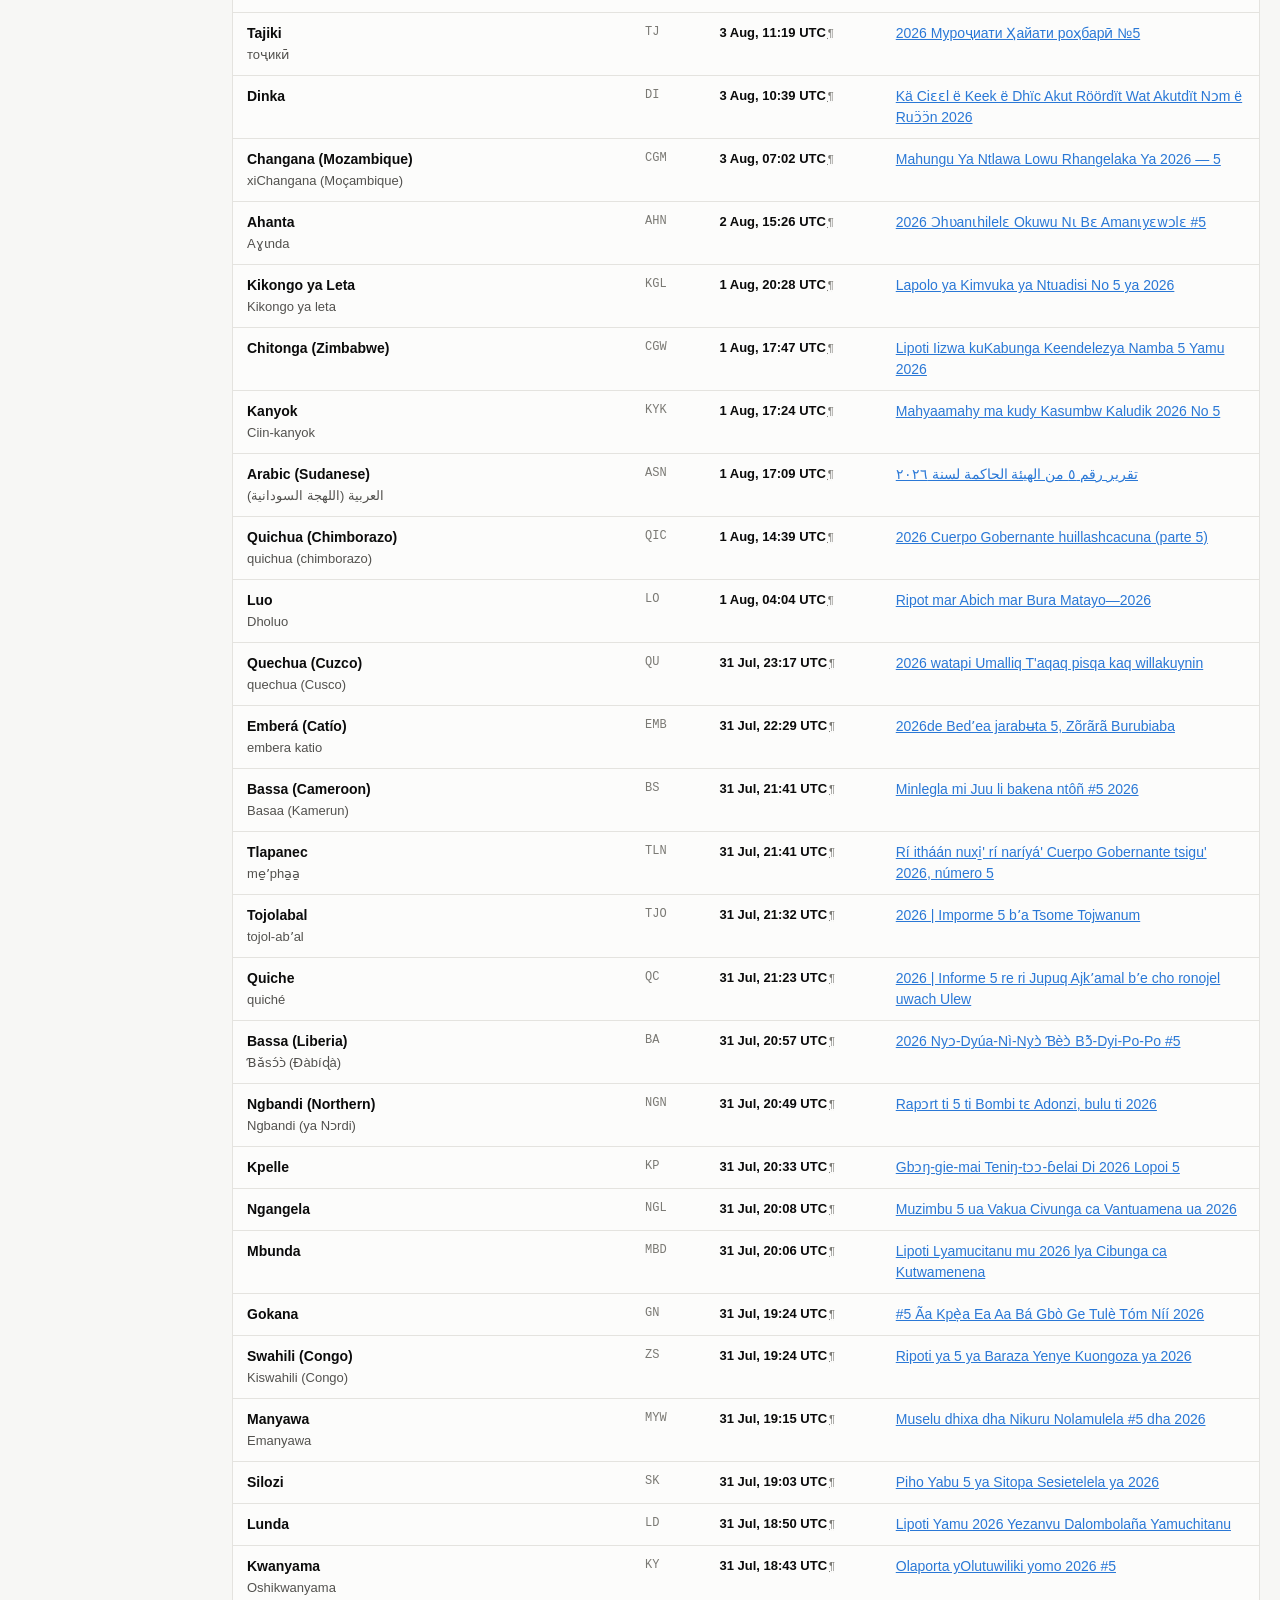
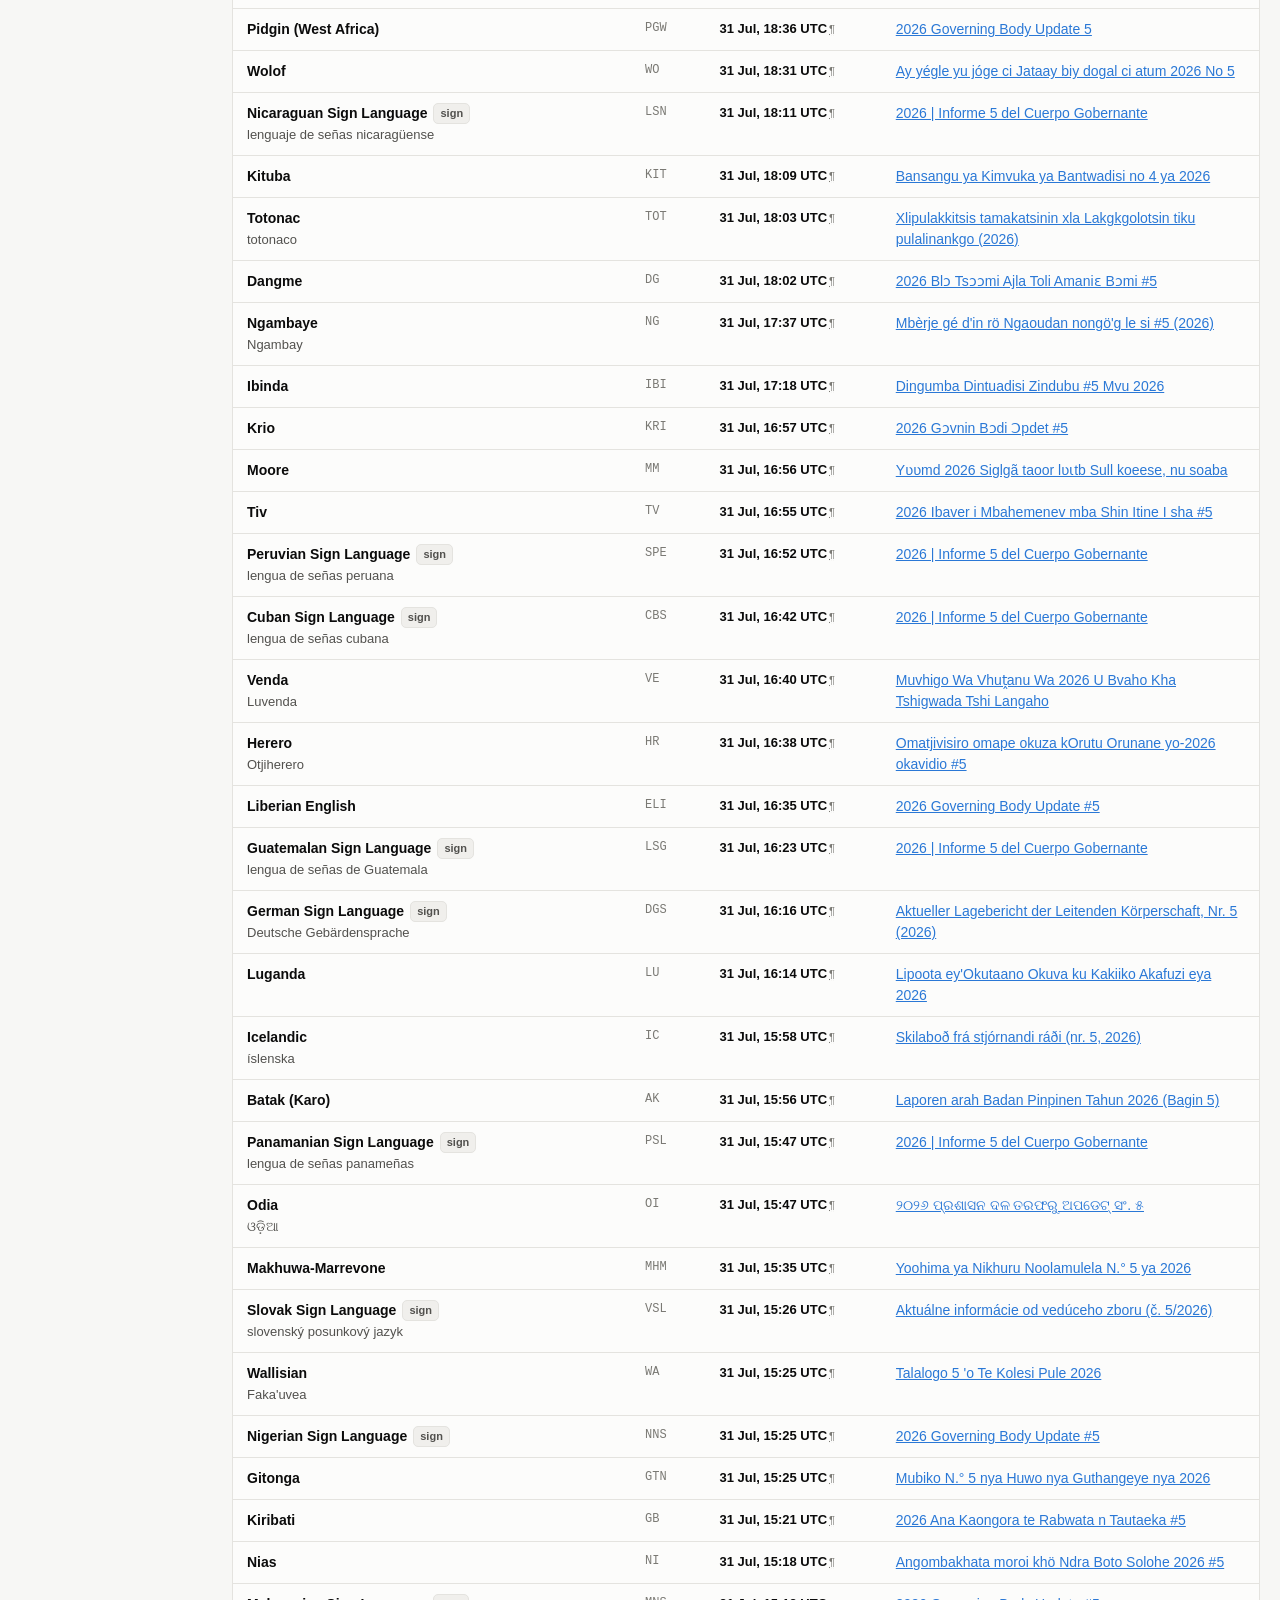
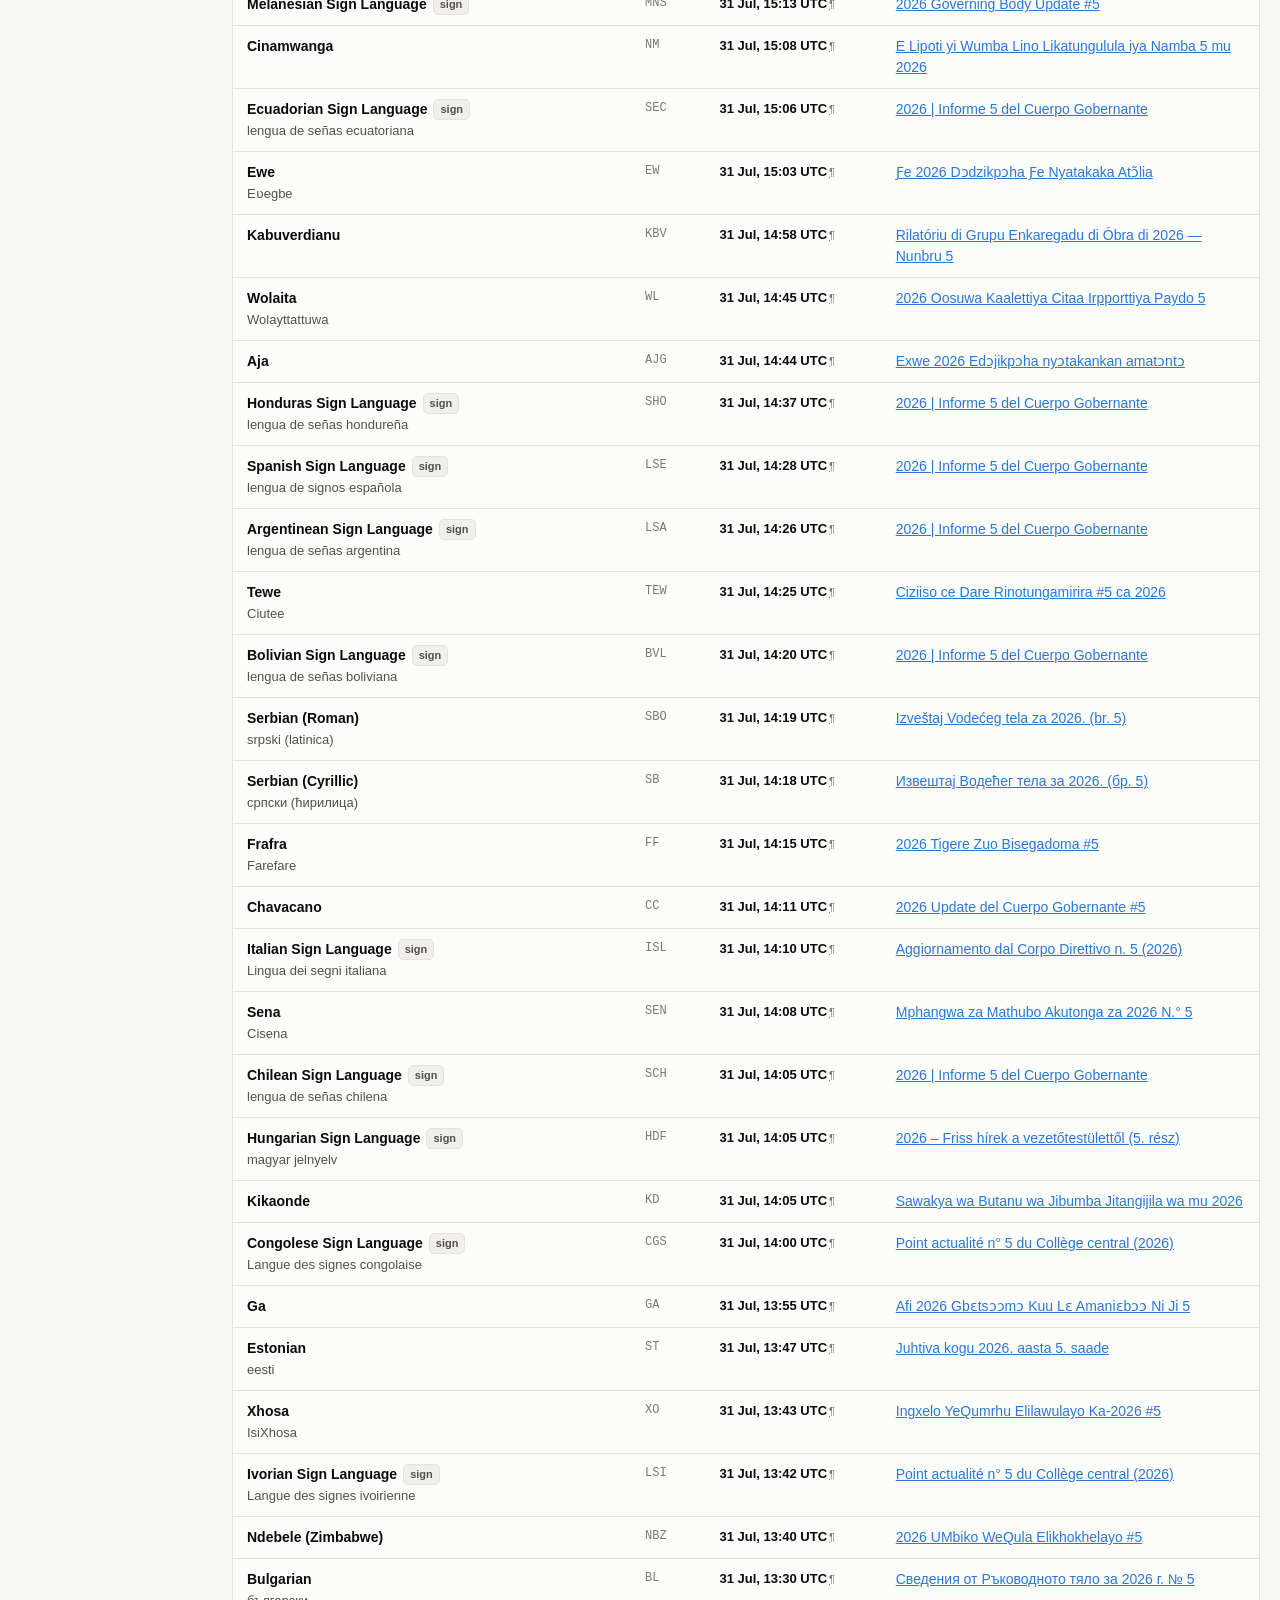
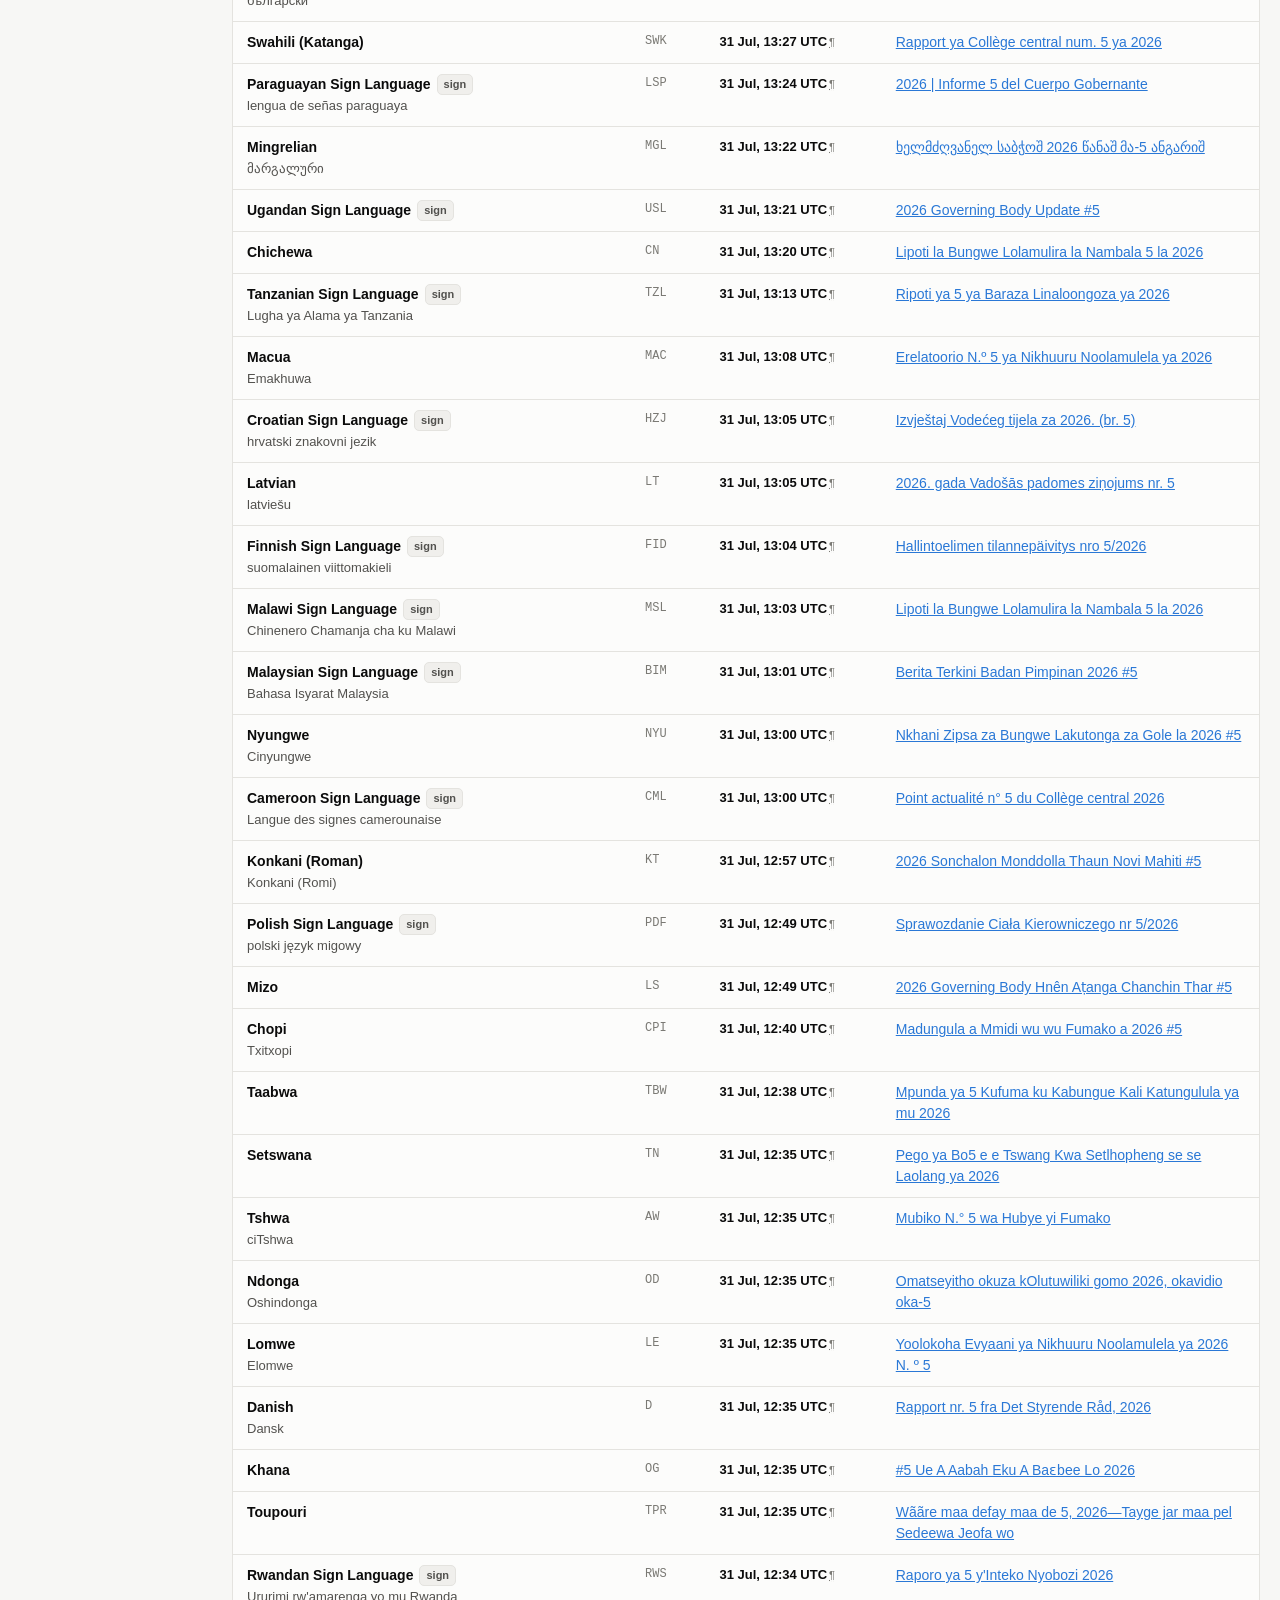
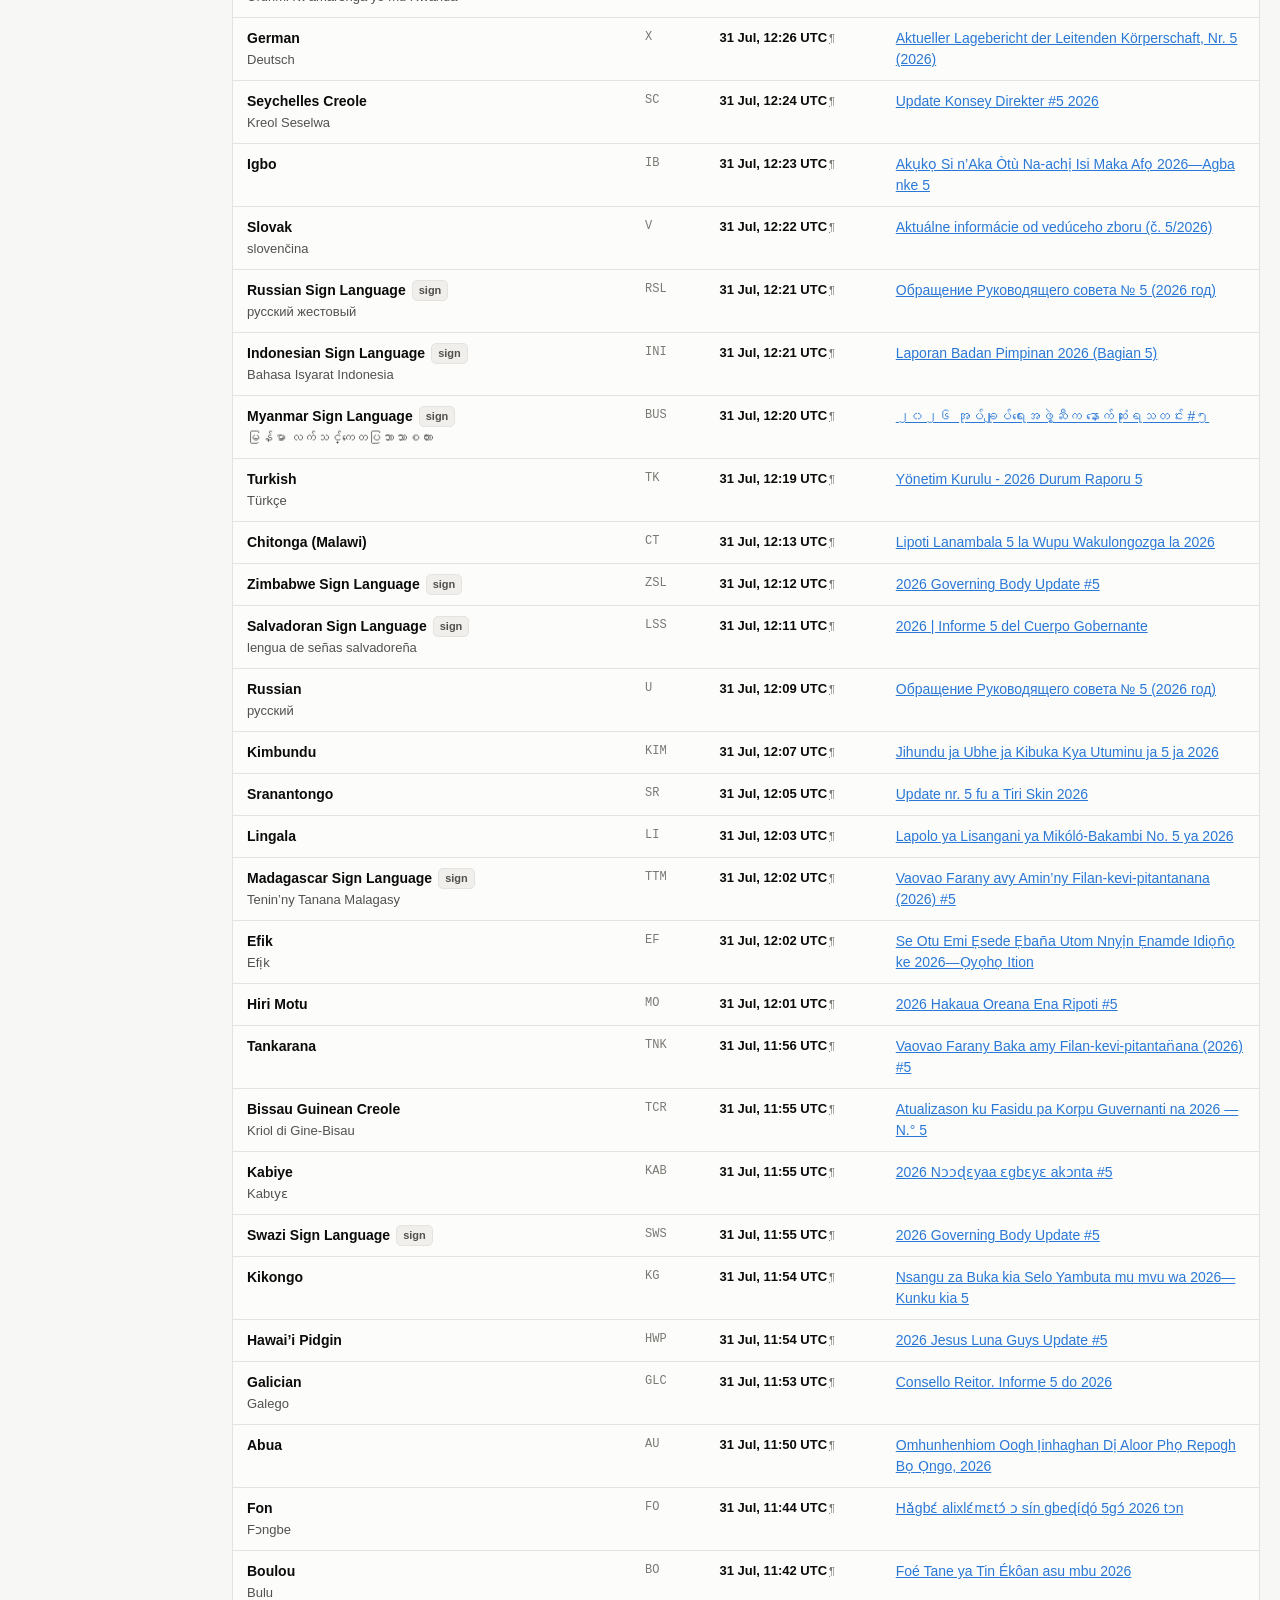
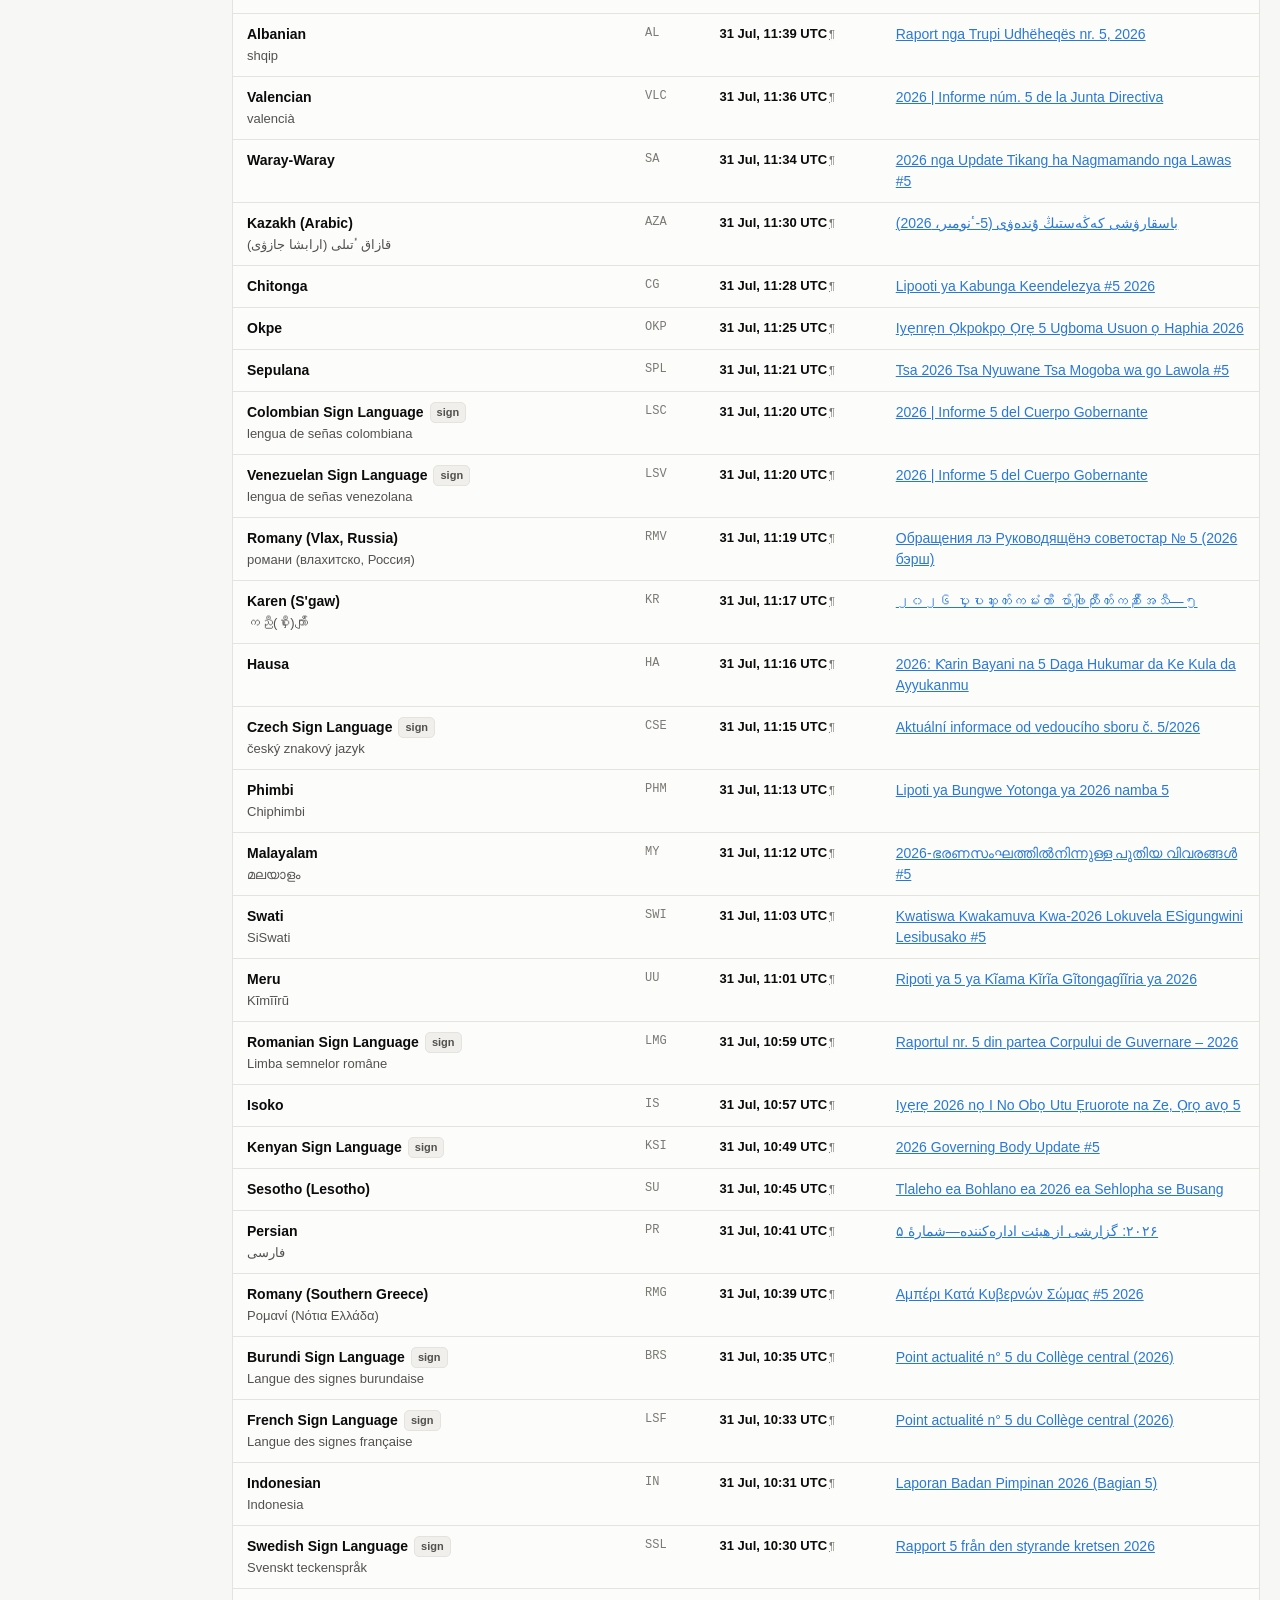
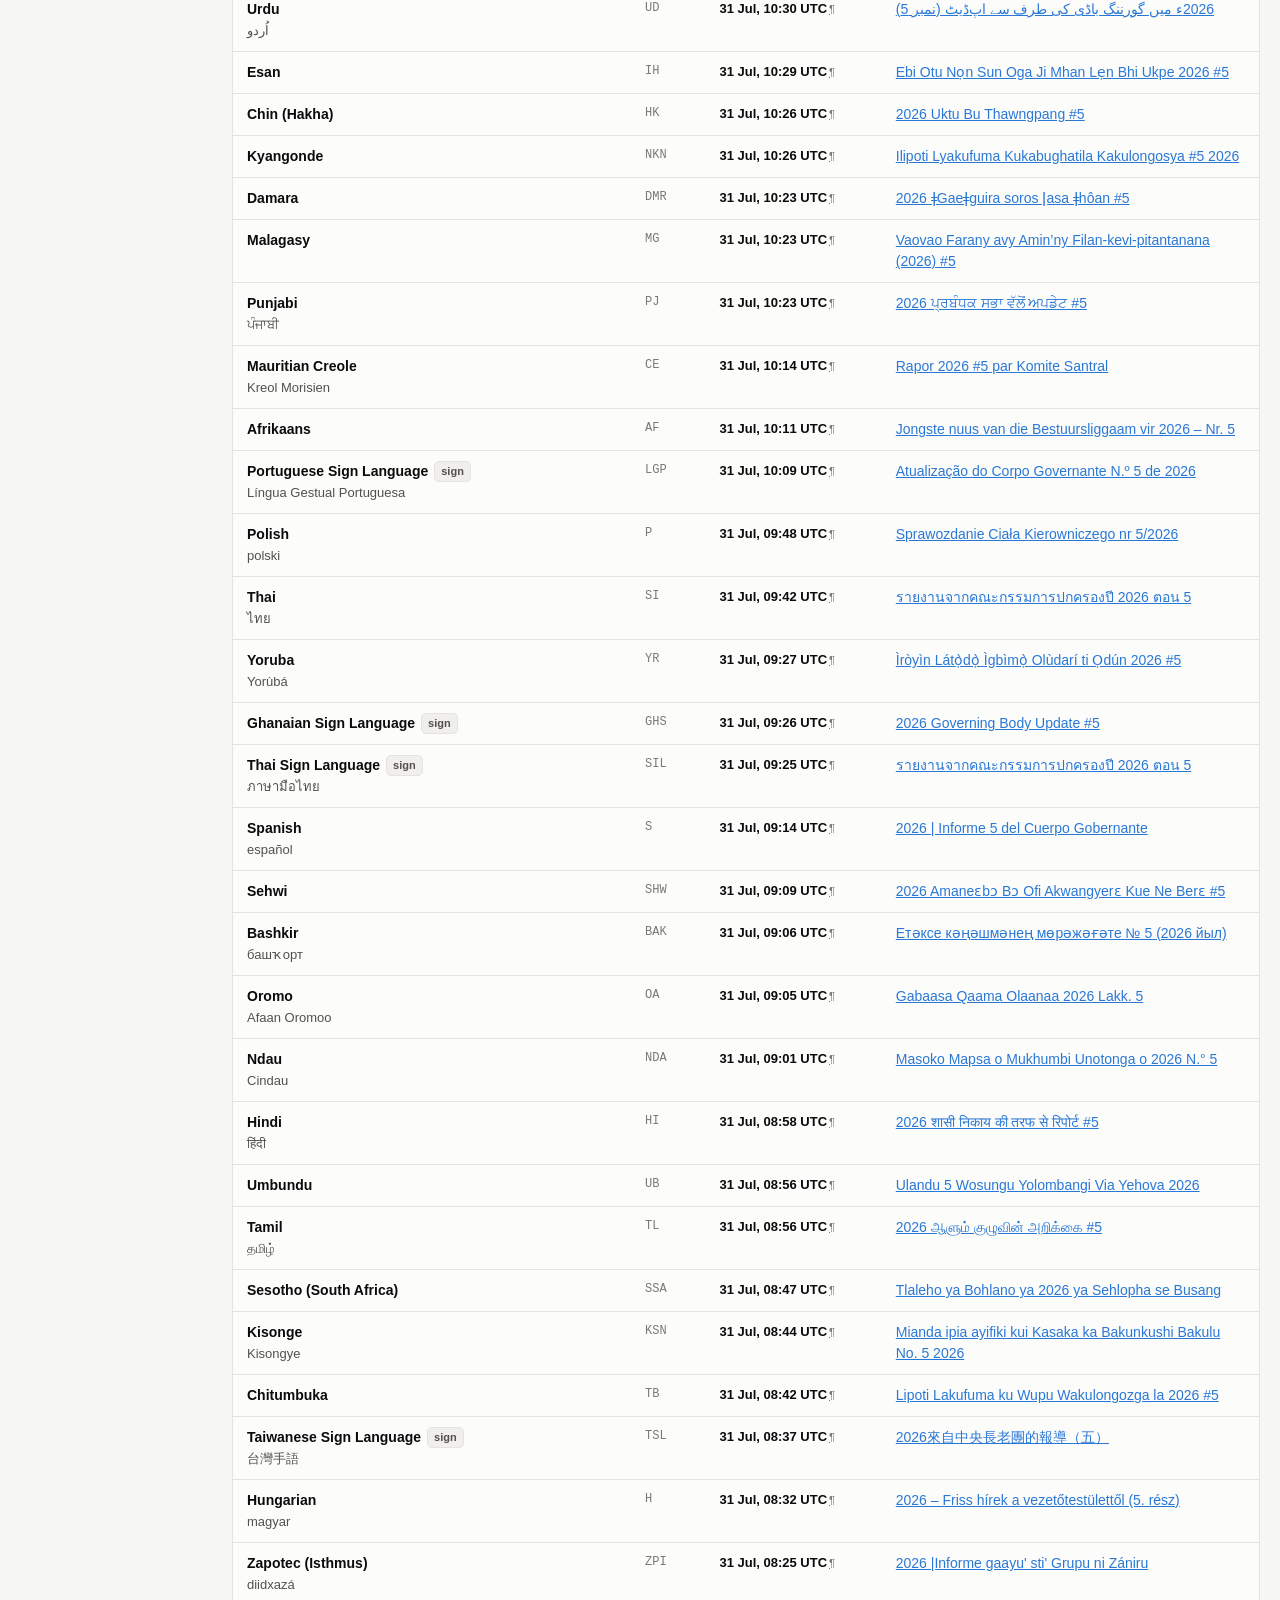
<file: update-5.html>
<!doctype html>
<html lang="en">
<head>
<meta charset="utf-8" />
<meta name="viewport" content="width=device-width, initial-scale=1" />
<title>Language availability archive — 2026 Governing Body Update #5</title>
<script>
  // Applied before first paint so neither the theme nor the menu width flashes.
  try {
    var t = localStorage.getItem("theme");
    if (t === "light" || t === "dark") { document.documentElement.setAttribute("data-theme", t); }
    // Only an explicit choice is applied here. With neither class the
    // stylesheet picks the default from a media query -- expanded on a wide
    // screen, collapsed on a narrow one. Do not test window.innerWidth: it is
    // 0 this early, before any layout.
    var r = localStorage.getItem("rail");
    if (r === "collapsed") { document.documentElement.className += " rail-collapsed"; }
    else if (r === "open") { document.documentElement.className += " rail-open"; }
  } catch (e) {}
</script>
<meta name="description" content="A reconstruction of how the 2026 Governing Body Update #5 rolled out across 449 languages, recovered from jw.org after the fact." />
<meta name="color-scheme" content="light dark" />
<link rel="stylesheet" href="assets/styles.css" />
</head>
<body data-report="data/report-1112024059.json">
<div class="wrap">

  <header class="masthead">
    <div>
      <p class="eyebrow">Language availability archive</p>
      <h1 id="update-title">2026 Governing Body Update #5</h1>
      <p class="sub" id="update-meta"></p>
    </div>
    <div class="theme-switch" role="group" aria-label="Colour theme">
      <button type="button" data-theme-choice="light" aria-pressed="false">Light</button>
      <button type="button" data-theme-choice="dark" aria-pressed="false">Dark</button>
      <button type="button" data-theme-choice="system" aria-pressed="true">System</button>
    </div>
  </header>

  <div id="error" class="err" hidden></div>

  <main id="main" hidden>

    <section class="card" aria-labelledby="hero-heading">
      <div class="hero">
        <h2 id="hero-heading" class="eyebrow" style="margin-bottom:12px">Languages reached</h2>
        <div class="hero-figure">
          <span class="hero-value" id="hero-value">—</span>
          <span class="hero-of" id="hero-of"></span>
          <span class="hero-pct" id="hero-pct"></span>
        </div>
        <div class="meter" role="img" aria-labelledby="meter-caption">
          <div class="meter-fill" id="meter-fill" style="width:0%"></div>
        </div>
        <p class="meter-caption" id="meter-caption"></p>
      </div>
      <div class="tiles" id="tiles"></div>
    </section>

    <section class="card" aria-labelledby="chart-heading">
      <div class="card-head">
        <h2 class="card-title" id="chart-heading">Languages prepared over time</h2>
        <ul class="chart-dates" id="chart-dates" hidden></ul>
      </div>
      <div class="chart-body">
        <svg class="chart-svg" id="chart" role="img" aria-labelledby="chart-heading chart-desc">
          <desc id="chart-desc"></desc>
        </svg>
        <div class="tooltip" id="tooltip" role="status" aria-live="off"></div>
      </div>
    </section>

    <div class="tabs" role="tablist" aria-label="Report views">
      <button class="tab" role="tab" id="tab-published" aria-controls="panel-published" aria-selected="true">
        Languages <span class="badge" id="count-published"></span>
      </button>
      <button class="tab" role="tab" id="tab-pending" aria-controls="panel-pending" aria-selected="false">
        Never received <span class="badge" id="count-pending"></span>
      </button>
      <button class="tab" role="tab" id="tab-activity" aria-controls="panel-activity" aria-selected="false">
        Activity <span class="badge" id="count-activity"></span>
      </button>
    </div>

    <section class="panel" role="tabpanel" id="panel-published" aria-labelledby="tab-published">
      <div class="controls">
        <input class="search" id="search-published" type="search" placeholder="Search language, code, or title…" aria-label="Search languages" />
        <span class="result-count" id="result-published"></span>
      </div>
      <div class="table-scroll">
        <table id="table-published">
          <thead>
            <tr>
              <th class="sortable" data-sort="name" scope="col">Language <span class="arrow">↑</span></th>
              <th scope="col">Code</th>
              <th class="sortable" data-sort="published_at" scope="col">Prepared <span class="arrow">↑</span></th>
              <th scope="col">Title in that language</th>
            </tr>
          </thead>
          <tbody></tbody>
        </table>
        <p class="empty" id="empty-published" hidden>No languages match that search.</p>
      </div>
      <p class="card-note" id="published-legend"></p>
    </section>

    <section class="panel" role="tabpanel" id="panel-pending" aria-labelledby="tab-pending" hidden>
      <p class="card-note" id="pending-note" style="margin:0 0 12px"></p>
      <div class="controls">
        <input class="search" id="search-pending" type="search" placeholder="Search pending languages…" aria-label="Search pending languages" />
        <span class="result-count" id="result-pending"></span>
      </div>
      <div class="table-scroll">
        <table id="table-pending">
          <thead>
            <tr>
              <th class="sortable" data-sort="name" scope="col">Language <span class="arrow">↑</span></th>
              <th scope="col">Native name</th>
              <th scope="col">Code</th>
              <th class="sortable" data-sort="script" scope="col">Script <span class="arrow">↑</span></th>
            </tr>
          </thead>
          <tbody></tbody>
        </table>
        <p class="empty" id="empty-pending" hidden>Every language from the baseline received this update.</p>
      </div>
    </section>

    <section class="panel" role="tabpanel" id="panel-activity" aria-labelledby="tab-activity" hidden>
      <div class="activity-head">
        <div class="seg" role="group" aria-label="Group publishes by">
          <span class="seg-label">Group</span>
          <button type="button" data-activity-group="hour" aria-pressed="true">Hour</button>
          <button type="button" data-activity-group="day" aria-pressed="false">Day</button>
        </div>
        <p class="card-note" id="activity-note"></p>
      </div>
      <ul class="feed" id="feed"></ul>
      <p class="empty" id="empty-activity" hidden>No changes recorded yet.</p>
    </section>

    <div id="integrity" class="notice" hidden></div>

    <footer>
      <p id="footer-source"></p>
      <p id="footer-method"></p>
      <p id="footer-checked"></p>
    </footer>

  </main>
</div>
<script src="assets/app.js"></script>
</body>
</html>
</file>
<file: assets/styles.css>
/* ---- tokens ------------------------------------------------------------ */
:root {
  color-scheme: light;
  --surface-0: #f7f7f5;
  --surface-1: #fcfcfb;
  --surface-2: #f0efec;
  --border: #e4e3df;
  --border-strong: #d2d1cc;
  --text-primary: #0b0b0b;
  --text-secondary: #52514e;
  --text-muted: #7a7974;
  --series-1: #2a78d6;
  --series-wash: rgba(42, 120, 214, 0.1);
  --track: #cde2fb;
  --good: #008300;
  --grid: #e8e7e3;
  --warn: #b45309;
  --shadow: 0 1px 2px rgba(11, 11, 11, 0.05), 0 1px 12px rgba(11, 11, 11, 0.04);
}

@media (prefers-color-scheme: dark) {
  :root:where(:not([data-theme="light"])) {
    color-scheme: dark;
    --surface-0: #131312;
    --surface-1: #1a1a19;
    --surface-2: #232322;
    --border: #2e2e2b;
    --border-strong: #3d3d39;
    --text-primary: #ffffff;
    --text-secondary: #c3c2b7;
    --text-muted: #97968c;
    --series-1: #3987e5;
    --series-wash: rgba(57, 135, 229, 0.14);
    --track: #184f95;
    --good: #37a337;
    --grid: #2a2a27;
    --warn: #eda100;
    --shadow: none;
  }
}

:root[data-theme="dark"] {
  color-scheme: dark;
  --surface-0: #131312;
  --surface-1: #1a1a19;
  --surface-2: #232322;
  --border: #2e2e2b;
  --border-strong: #3d3d39;
  --text-primary: #ffffff;
  --text-secondary: #c3c2b7;
  --text-muted: #97968c;
  --series-1: #3987e5;
  --series-wash: rgba(57, 135, 229, 0.14);
  --track: #184f95;
  --good: #37a337;
  --grid: #2a2a27;
  --warn: #eda100;
  --shadow: none;
}

/* ---- base -------------------------------------------------------------- */
* { box-sizing: border-box; }

body {
  margin: 0;
  background: var(--surface-0);
  color: var(--text-primary);
  font-family: -apple-system, BlinkMacSystemFont, "Segoe UI", Inter, Roboto,
    Helvetica, Arial, sans-serif;
  font-size: 15px;
  line-height: 1.5;
  -webkit-font-smoothing: antialiased;
}

a { color: var(--series-1); }
a:hover { text-decoration: none; }

.wrap {
  max-width: 1080px;
  margin: 0 auto;
  padding: 32px 20px 80px;
}

/* ---- header ------------------------------------------------------------ */
.masthead {
  display: flex;
  justify-content: space-between;
  align-items: flex-start;
  gap: 16px;
  flex-wrap: wrap;
  margin-bottom: 28px;
}

.eyebrow {
  font-size: 11px;
  letter-spacing: 0.09em;
  text-transform: uppercase;
  color: var(--text-muted);
  font-weight: 600;
  margin: 0 0 6px;
}

h1 {
  font-size: 25px;
  line-height: 1.25;
  font-weight: 650;
  margin: 0 0 8px;
  letter-spacing: -0.015em;
}

.sub {
  margin: 0;
  color: var(--text-secondary);
  font-size: 13.5px;
}

.sub .dot { color: var(--border-strong); margin: 0 7px; }

.theme-toggle {
  flex: none;
  background: var(--surface-1);
  border: 1px solid var(--border);
  color: var(--text-secondary);
  border-radius: 8px;
  padding: 7px 11px;
  font: inherit;
  font-size: 13px;
  cursor: pointer;
}
.theme-toggle:hover { border-color: var(--border-strong); color: var(--text-primary); }

/* ---- cards ------------------------------------------------------------- */
.card {
  background: var(--surface-1);
  border: 1px solid var(--border);
  border-radius: 12px;
  box-shadow: var(--shadow);
}

.card + .card { margin-top: 20px; }

.card-head {
  padding: 18px 20px 0;
}

.card-title {
  margin: 0;
  font-size: 15px;
  font-weight: 620;
  letter-spacing: -0.005em;
}

.card-note {
  margin: 5px 0 0;
  font-size: 12.5px;
  color: var(--text-muted);
  max-width: 62ch;
}

/* ---- hero -------------------------------------------------------------- */
.hero { padding: 24px 20px 22px; }

.hero-figure {
  display: flex;
  align-items: baseline;
  gap: 10px;
  flex-wrap: wrap;
}

.hero-value {
  font-size: 56px;
  line-height: 1;
  font-weight: 660;
  letter-spacing: -0.03em;
}

.hero-of {
  font-size: 16px;
  color: var(--text-secondary);
}

.hero-pct {
  margin-left: auto;
  font-size: 22px;
  font-weight: 620;
  color: var(--text-secondary);
  letter-spacing: -0.02em;
}

.meter {
  margin-top: 16px;
  height: 10px;
  background: var(--track);
  border-radius: 999px;
  overflow: hidden;
}

.meter-fill {
  height: 100%;
  background: var(--series-1);
  border-radius: 999px;
  transition: width 0.4s ease;
  min-width: 3px;
}

.meter-caption {
  margin: 9px 0 0;
  font-size: 12.5px;
  color: var(--text-muted);
}

/* ---- stat tiles -------------------------------------------------------- */
.tiles {
  display: grid;
  grid-template-columns: repeat(auto-fit, minmax(158px, 1fr));
  gap: 1px;
  background: var(--border);
  border-top: 1px solid var(--border);
  border-radius: 0 0 12px 12px;
  overflow: hidden;
}

.tile {
  background: var(--surface-1);
  padding: 15px 20px 17px;
}

.tile-label {
  font-size: 11.5px;
  color: var(--text-muted);
  margin: 0 0 4px;
  letter-spacing: 0.01em;
}

.tile-value {
  font-size: 22px;
  font-weight: 620;
  letter-spacing: -0.02em;
  margin: 0;
}

.tile-value small {
  font-size: 12.5px;
  font-weight: 450;
  color: var(--text-secondary);
  letter-spacing: 0;
}

/* ---- chart ------------------------------------------------------------- */
.chart-body { padding: 8px 8px 16px; position: relative; }
.chart-svg { display: block; width: 100%; height: auto; overflow: visible; }

.grid-line { stroke: var(--grid); stroke-width: 1; }
.axis-text {
  fill: var(--text-muted);
  font-size: 11px;
  font-variant-numeric: tabular-nums;
}
.series-line {
  fill: none;
  stroke: var(--series-1);
  stroke-width: 2;
  stroke-linejoin: round;
  stroke-linecap: round;
}
.series-area { fill: var(--series-wash); }
.end-dot {
  fill: var(--series-1);
  stroke: var(--surface-1);
  stroke-width: 2;
}
.target-line {
  stroke: var(--border-strong);
  stroke-width: 1;
  stroke-dasharray: 5 4;
}
.target-text { fill: var(--text-secondary); font-size: 11px; font-weight: 550; }
/* Publication marker on archive charts. Dotted rather than dashed so it reads
   as a different kind of statement from the horizontal target line: that one
   is a count to reach, this one is a moment in time. */
.release-line {
  stroke: var(--text-muted);
  stroke-width: 1;
  stroke-dasharray: 2 3;
}
.release-text { fill: var(--text-secondary); font-size: 11px; font-weight: 550; }
.end-label {
  fill: var(--text-primary);
  font-size: 12px;
  font-weight: 620;
}
.crosshair { stroke: var(--border-strong); stroke-width: 1; }
.hover-dot { fill: var(--series-1); stroke: var(--surface-1); stroke-width: 2; }

.tooltip {
  position: absolute;
  pointer-events: none;
  background: var(--surface-1);
  border: 1px solid var(--border-strong);
  border-radius: 8px;
  padding: 7px 10px;
  font-size: 12.5px;
  box-shadow: 0 2px 10px rgba(0, 0, 0, 0.12);
  white-space: nowrap;
  opacity: 0;
  transition: opacity 0.1s;
  z-index: 5;
}
.tooltip strong { font-weight: 620; }
.tooltip .tt-date { color: var(--text-muted); display: block; font-size: 11.5px; }

/* ---- tabs -------------------------------------------------------------- */
.tabs {
  display: flex;
  gap: 4px;
  margin: 26px 0 0;
  border-bottom: 1px solid var(--border);
  flex-wrap: wrap;
}

.tab {
  background: none;
  border: none;
  border-bottom: 2px solid transparent;
  color: var(--text-secondary);
  font: inherit;
  font-size: 14px;
  padding: 9px 12px;
  cursor: pointer;
  margin-bottom: -1px;
}
.tab:hover { color: var(--text-primary); }
.tab[aria-selected="true"] {
  color: var(--text-primary);
  border-bottom-color: var(--series-1);
  font-weight: 600;
}
.tab .badge {
  font-size: 11.5px;
  color: var(--text-muted);
  font-variant-numeric: tabular-nums;
  margin-left: 5px;
}

.panel { margin-top: 18px; }
.panel[hidden] { display: none; }

/* ---- controls ---------------------------------------------------------- */
.controls {
  display: flex;
  gap: 10px;
  align-items: center;
  flex-wrap: wrap;
  margin-bottom: 12px;
}

.search {
  flex: 1 1 240px;
  min-width: 180px;
  background: var(--surface-1);
  border: 1px solid var(--border);
  border-radius: 8px;
  padding: 8px 11px;
  font: inherit;
  font-size: 14px;
  color: var(--text-primary);
}
.search:focus { outline: 2px solid var(--series-1); outline-offset: -1px; }
.search::placeholder { color: var(--text-muted); }

.result-count {
  font-size: 12.5px;
  color: var(--text-muted);
  font-variant-numeric: tabular-nums;
}

/* ---- tables ------------------------------------------------------------ */
.table-scroll {
  overflow-x: auto;
  border: 1px solid var(--border);
  border-radius: 12px;
  background: var(--surface-1);
}

table { width: 100%; border-collapse: collapse; font-size: 14px; }

th {
  text-align: left;
  font-size: 11.5px;
  letter-spacing: 0.04em;
  text-transform: uppercase;
  color: var(--text-muted);
  font-weight: 600;
  padding: 11px 14px;
  border-bottom: 1px solid var(--border);
  background: var(--surface-1);
  position: sticky;
  top: 0;
  white-space: nowrap;
}

th.sortable { cursor: pointer; user-select: none; }
th.sortable:hover { color: var(--text-primary); }
th .arrow { opacity: 0; margin-left: 4px; }
th[aria-sort] .arrow { opacity: 1; }

td {
  padding: 10px 14px;
  border-bottom: 1px solid var(--border);
  vertical-align: top;
}

tr:last-child td { border-bottom: none; }
tbody tr:hover { background: var(--surface-2); }

.lang-name { font-weight: 550; }
.lang-vern {
  color: var(--text-secondary);
  font-size: 13px;
}
.code {
  font-family: ui-monospace, SFMono-Regular, Menlo, monospace;
  font-size: 12px;
  color: var(--text-muted);
  white-space: nowrap;
}
.when { font-size: 13px; white-space: nowrap; font-variant-numeric: tabular-nums; }
.when .approx { color: var(--text-muted); font-size: 12px; }
.title-cell { max-width: 320px; }

.chip {
  display: inline-block;
  font-size: 11px;
  font-weight: 600;
  padding: 1px 6px;
  border-radius: 5px;
  background: var(--surface-2);
  color: var(--text-secondary);
  border: 1px solid var(--border);
  margin-left: 6px;
  vertical-align: 1px;
}
.chip.new { color: var(--good); border-color: color-mix(in srgb, var(--good) 35%, var(--border)); }

/* ---- activity feed ----------------------------------------------------- */
.activity-head {
  display: flex;
  flex-direction: column;
  align-items: flex-start;
  gap: 9px;
  margin: 0 0 10px;
}
.activity-head .card-note { margin: 0; }

.feed { list-style: none; margin: 0; padding: 0; }

.feed li {
  display: flex;
  gap: 14px;
  padding: 14px 0;
  border-bottom: 1px solid var(--border);
}
.feed li:last-child { border-bottom: none; }

.feed-when {
  flex: none;
  width: 124px;
  white-space: nowrap;
  font-size: 12.5px;
  color: var(--text-muted);
  font-variant-numeric: tabular-nums;
  padding-top: 1px;
}

.feed-delta {
  flex: none;
  width: 52px;
  font-weight: 620;
  font-size: 14px;
  color: var(--good);
  font-variant-numeric: tabular-nums;
}
.feed-delta.seed, .feed-delta.neg { color: var(--text-secondary); }

.feed-body { min-width: 0; }

.feed-langs {
  display: block;
  font-size: 13.5px;
  color: var(--text-secondary);
}
.feed-langs strong { color: var(--text-primary); font-weight: 550; }
.feed-total {
  display: block;
  font-size: 12.5px;
  color: var(--text-muted);
  margin-top: 3px;
}

/* ---- misc -------------------------------------------------------------- */
.empty {
  padding: 34px 20px;
  text-align: center;
  color: var(--text-muted);
  font-size: 14px;
}

footer {
  margin-top: 34px;
  padding-top: 18px;
  border-top: 1px solid var(--border);
  font-size: 12.5px;
  color: var(--text-muted);
}
footer p { margin: 0 0 6px; }

.err {
  padding: 16px 18px;
  border: 1px solid var(--border-strong);
  border-radius: 10px;
  background: var(--surface-1);
  color: var(--text-secondary);
  font-size: 14px;
}

@media (max-width: 620px) {
  .hero-value { font-size: 44px; }
  .hero-pct { margin-left: 0; width: 100%; font-size: 18px; }
  .feed li { flex-wrap: wrap; gap: 8px; }
  .feed-when { width: auto; }
  .feed-delta { width: auto; }
}

@media (prefers-reduced-motion: reduce) {
  * { transition: none !important; }
}

/* ---- theme switch ------------------------------------------------------ */
.theme-switch {
  flex: none;
  display: inline-flex;
  background: var(--surface-1);
  border: 1px solid var(--border);
  border-radius: 9px;
  padding: 2px;
  gap: 2px;
}

.theme-switch button {
  background: none;
  border: none;
  border-radius: 7px;
  color: var(--text-secondary);
  font: inherit;
  font-size: 12.5px;
  padding: 5px 10px;
  cursor: pointer;
}

.theme-switch button:hover { color: var(--text-primary); }

.theme-switch button[aria-pressed="true"] {
  background: var(--surface-2);
  color: var(--text-primary);
  font-weight: 600;
  box-shadow: inset 0 0 0 1px var(--border);
}

.theme-switch button:focus-visible {
  outline: 2px solid var(--series-1);
  outline-offset: 1px;
}

/* ---- publish-time provenance ------------------------------------------ */
.ts-mark {
  color: var(--text-muted);
  font-size: 11px;
  cursor: help;
  margin-left: 2px;
}

.when .exact { font-weight: 550; }

#published-legend { margin: 10px 0 0; }

.feed-time {
  color: var(--text-muted);
  font-size: 12px;
  font-variant-numeric: tabular-nums;
}

.feed-when { line-height: 1.35; }

/* ---- integrity notice -------------------------------------------------- */
.notice {
  border: 1px solid var(--border-strong);
  border-left: 3px solid var(--warn);
  background: var(--surface-1);
  border-radius: 10px;
  padding: 13px 16px;
  margin-top: 34px;
  font-size: 13.5px;
  color: var(--text-secondary);
}

.notice strong { color: var(--text-primary); font-weight: 620; }
.notice ul { margin: 7px 0 0; padding-left: 18px; }
.notice li { margin: 2px 0; }

/* ---- chart view options ------------------------------------------------ */
.chart-controls {
  display: flex;
  flex-wrap: wrap;
  gap: 10px 18px;
  margin: 14px 0 2px;
}

.seg {
  display: inline-flex;
  align-items: center;
  gap: 2px;
  background: var(--surface-1);
  border: 1px solid var(--border);
  border-radius: 9px;
  padding: 2px;
}

.seg-label {
  font-size: 11px;
  letter-spacing: 0.06em;
  text-transform: uppercase;
  color: var(--text-muted);
  font-weight: 600;
  padding: 0 8px 0 7px;
}

.seg button {
  background: none;
  border: none;
  border-radius: 7px;
  color: var(--text-secondary);
  font: inherit;
  font-size: 12.5px;
  padding: 5px 10px;
  cursor: pointer;
  white-space: nowrap;
}

.seg button:hover { color: var(--text-primary); }

.seg button[aria-pressed="true"] {
  background: var(--surface-2);
  color: var(--text-primary);
  font-weight: 600;
  box-shadow: inset 0 0 0 1px var(--border);
}

.seg button:focus-visible {
  outline: 2px solid var(--series-1);
  outline-offset: 1px;
}

.axis-note {
  fill: var(--text-muted);
  font-size: 10.5px;
}

/* ---- update rail ------------------------------------------------------- */
/* A fixed left rail listing every update the site publishes, collapsing to a
   badge strip. Its markup is built in app.js from one list, so neither page
   carries a copy of the menu.

   Three states, and the CSS owns the default deliberately: `.rail-collapsed`
   and `.rail-open` are set only when the reader has actually chosen, and with
   neither the width comes from the media query below -- expanded on a wide
   screen, collapsed on a narrow one. An earlier version measured
   window.innerWidth from a <head> script to pick that default and always got
   0, because no layout has happened that early, so every page loaded
   collapsed. A media query cannot be wrong about the viewport. */
:root {
  --rail-w: 212px;
  --rail-text: block;
  --rail-just: flex-start;
  --rail-pad: 6px;
}
html.rail-collapsed {
  --rail-w: 56px;
  --rail-text: none;
  --rail-just: center;
  --rail-pad: 0px;
}

.rail {
  position: fixed;
  top: 0;
  left: 0;
  bottom: 0;
  z-index: 20;
  width: var(--rail-w);
  display: flex;
  flex-direction: column;
  gap: 14px;
  padding: 18px 12px;
  background: var(--surface-1);
  border-right: 1px solid var(--border);
  overflow-x: hidden;
  overflow-y: auto;
  transition: width 0.18s ease;
}

body { padding-left: var(--rail-w); transition: padding-left 0.18s ease; }

.rail-toggle {
  flex: none;
  display: flex;
  align-items: center;
  justify-content: var(--rail-just);
  gap: 11px;
  width: 100%;
  background: none;
  border: none;
  border-radius: 8px;
  padding: 7px var(--rail-pad);
  color: var(--text-muted);
  font: inherit;
  font-size: 11px;
  font-weight: 600;
  letter-spacing: 0.09em;
  text-transform: uppercase;
  cursor: pointer;
}
.rail-toggle:hover { background: var(--surface-2); color: var(--text-primary); }
.rail-toggle:focus-visible { outline: 2px solid var(--series-1); outline-offset: 1px; }

/* Three bars from one element, so the rail needs no icon asset. */
.rail-bars {
  flex: none;
  position: relative;
  width: 16px;
  height: 2px;
  border-radius: 2px;
  background: currentColor;
}
.rail-bars::before,
.rail-bars::after {
  content: "";
  position: absolute;
  left: 0;
  width: 16px;
  height: 2px;
  border-radius: 2px;
  background: currentColor;
}
.rail-bars::before { top: -5px; }
.rail-bars::after { top: 5px; }

.rail-list {
  list-style: none;
  margin: 0;
  padding: 0;
  display: flex;
  flex-direction: column;
  gap: 2px;
}

.rail-list a {
  display: flex;
  align-items: center;
  justify-content: var(--rail-just);
  gap: 11px;
  padding: 7px var(--rail-pad);
  border-radius: 8px;
  color: var(--text-secondary);
  text-decoration: none;
}
.rail-list a:hover { background: var(--surface-2); color: var(--text-primary); }
.rail-list a:focus-visible { outline: 2px solid var(--series-1); outline-offset: 1px; }
.rail-list a[aria-current="page"] {
  background: var(--surface-2);
  color: var(--text-primary);
  box-shadow: inset 0 0 0 1px var(--border);
}

.rail-badge {
  flex: none;
  width: 30px;
  height: 30px;
  border-radius: 8px;
  display: grid;
  place-items: center;
  background: var(--surface-2);
  border: 1px solid var(--border);
  color: var(--text-secondary);
  font-size: 11.5px;
  font-weight: 650;
  font-variant-numeric: tabular-nums;
}
.rail-list a[aria-current="page"] .rail-badge {
  background: var(--series-1);
  border-color: var(--series-1);
  color: #fff;
}

.rail-text { min-width: 0; display: var(--rail-text); }
.rail-toggle-text { display: var(--rail-text); }
.rail-short {
  display: block;
  font-size: 13.5px;
  font-weight: 600;
  white-space: nowrap;
}
.rail-note {
  display: block;
  font-size: 11.5px;
  color: var(--text-muted);
  white-space: nowrap;
}

.rail-backdrop { display: none; }

/* Narrow screens: collapsed unless explicitly opened, and when open the rail
   overlays the page rather than displacing it -- so the content keeps its
   width and only the strip is permanently spent. */
@media (max-width: 860px) {
  html:not(.rail-open) {
    --rail-w: 56px;
    --rail-text: none;
    --rail-just: center;
    --rail-pad: 0px;
  }
  body { padding-left: 56px; }
  html.rail-open .rail { box-shadow: var(--shadow); }
  html.rail-open .rail-backdrop {
    display: block;
    position: fixed;
    inset: 0;
    z-index: 19;
    background: rgba(0, 0, 0, 0.32);
  }
}

/* ---- chart date lines -------------------------------------------------- */
/* Stands in for the range control on an archive chart, whose span is fixed.
   Each line is prefixed with a dotted rule echoing the vertical markers on the
   chart itself, so the text and the plot read as the same statement. */
.chart-dates {
  list-style: none;
  margin: 14px 0 2px;
  padding: 0;
  display: flex;
  flex-direction: column;
  gap: 4px;
}

.chart-dates li {
  display: flex;
  align-items: baseline;
  gap: 9px;
  font-size: 12.5px;
  color: var(--text-muted);
}

.chart-dates li::before {
  content: "";
  flex: none;
  width: 15px;
  border-top: 1px dotted var(--text-muted);
  transform: translateY(-3px);
}

.chart-date-label { color: var(--text-secondary); }
.chart-date-value { font-variant-numeric: tabular-nums; }
</file>
